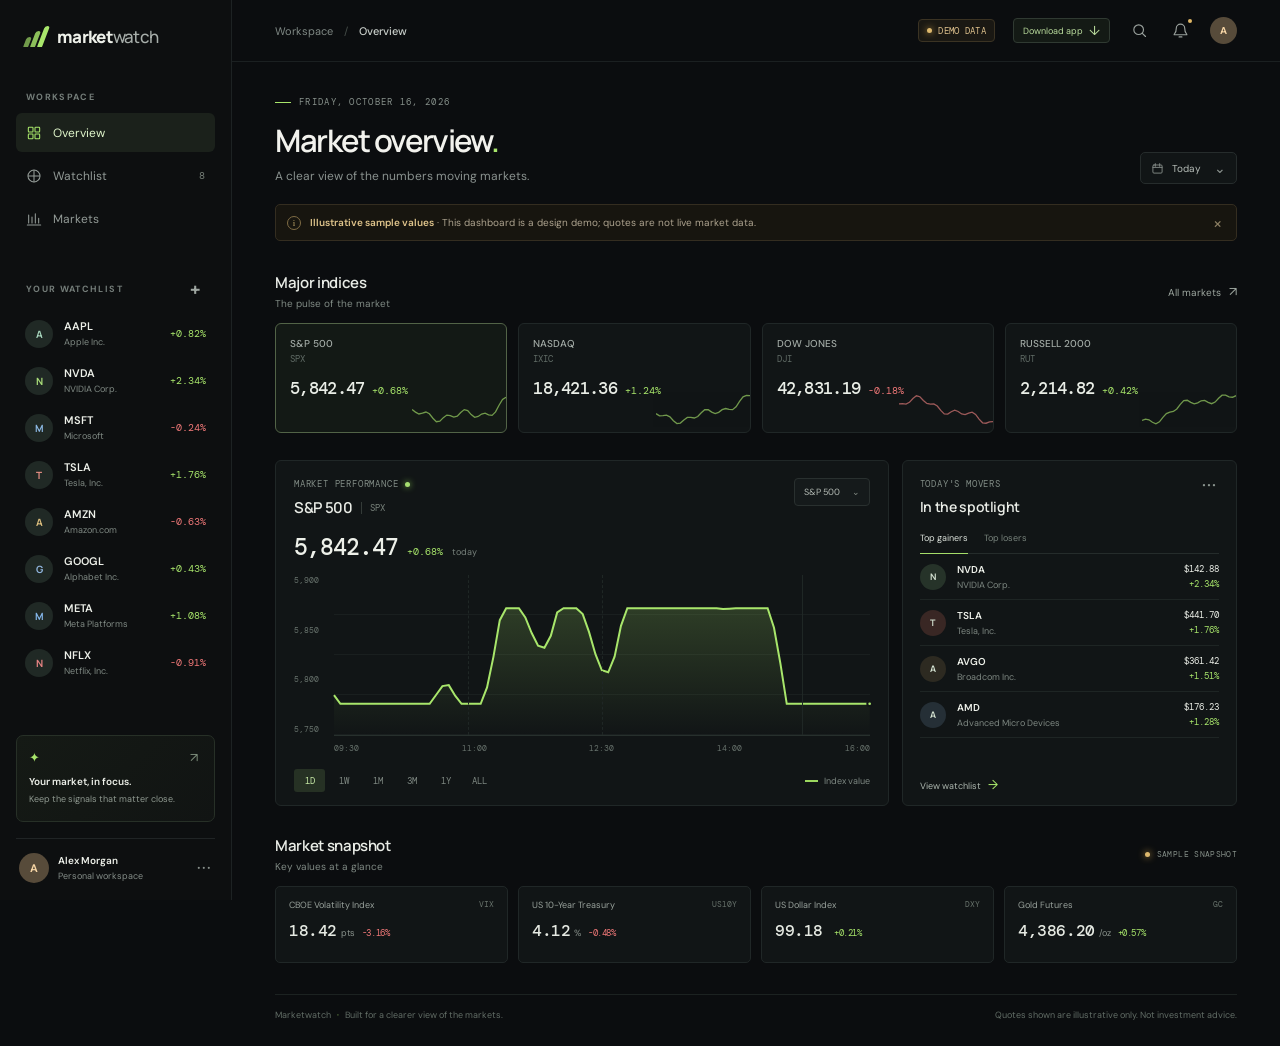
<file: index.html>
<!doctype html>
<html lang="en">
<head>
  <meta charset="utf-8">
  <meta name="viewport" content="width=device-width, initial-scale=1">
  <meta http-equiv="refresh" content="0; url=market-watch/">
  <title>Marketwatch</title>
  <link rel="icon" type="image/svg+xml" href="market-watch/favicon.svg">
</head>
<body>
  <p>Opening <a href="market-watch/">Marketwatch</a>…</p>
  <script>location.replace(new URL('market-watch/', location.href).href);</script>
</body>
</html>
</file>
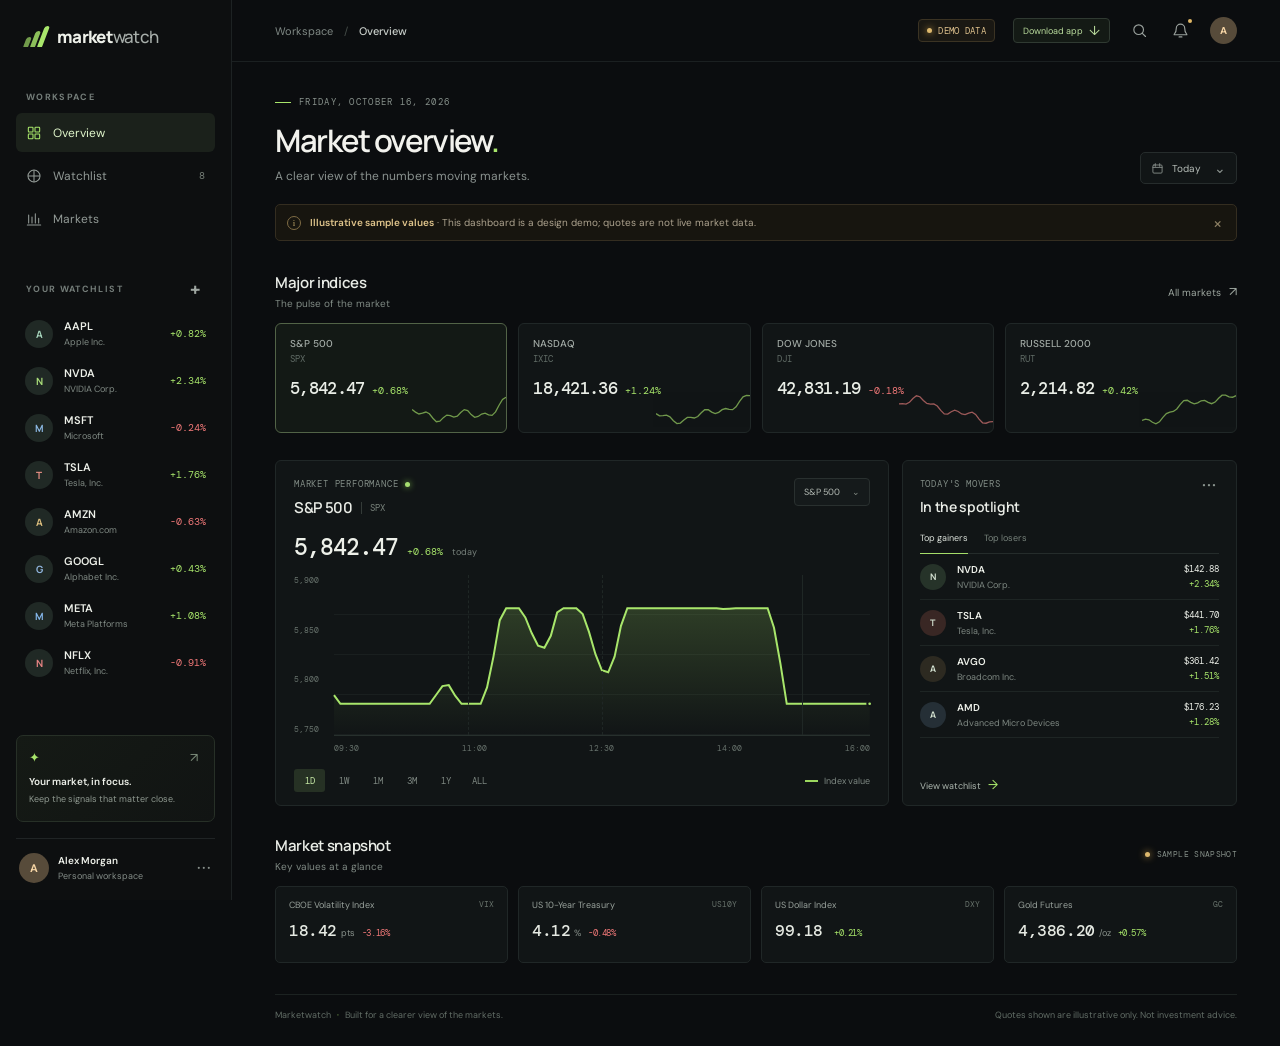
<file: market-watch/index.html>
<!doctype html>
<html lang="en">
<head>
  <meta charset="utf-8" />
  <meta name="viewport" content="width=device-width, initial-scale=1" />
  <meta name="theme-color" content="#0b0d0f" />
  <link rel="icon" type="image/svg+xml" href="favicon.svg" />
  <title>Marketwatch — Market dashboard</title>
  <link rel="preconnect" href="https://fonts.googleapis.com">
  <link rel="preconnect" href="https://fonts.gstatic.com" crossorigin>
  <link href="https://fonts.googleapis.com/css2?family=DM+Mono:wght@400;500&family=DM+Sans:wght@400;500;600;700&family=Manrope:wght@400;500;600;700;800&display=swap" rel="stylesheet">
  <link rel="stylesheet" href="styles.css" />
</head>
<body>
  <div class="app-shell">
    <aside class="sidebar">
      <a class="brand" href="#" aria-label="Marketwatch home"><span class="brand-mark"><span></span><span></span><span></span></span><span>market<span class="brand-light">watch</span></span></a>
      <div class="side-label">WORKSPACE</div>
      <nav class="main-nav" aria-label="Main navigation">
        <a class="nav-item active" href="#overview"><svg viewBox="0 0 24 24"><rect x="3.5" y="3.5" width="7" height="7" rx="1"/><rect x="13.5" y="3.5" width="7" height="7" rx="1"/><rect x="3.5" y="13.5" width="7" height="7" rx="1"/><rect x="13.5" y="13.5" width="7" height="7" rx="1"/></svg>Overview</a>
        <a class="nav-item" href="#watchlist"><svg viewBox="0 0 24 24"><path d="M12 3.5v17M3.5 12h17"/><circle cx="12" cy="12" r="9"/></svg>Watchlist <span class="nav-count">8</span></a>
        <a class="nav-item" href="#markets"><svg viewBox="0 0 24 24"><path d="M4 18V6m5 12V9m5 9V4m5 14v-7"/><path d="M2 21h20"/></svg>Markets</a>
      </nav>
      <div class="side-label watch-label">YOUR WATCHLIST <button class="tiny-plus" id="openAdd" aria-label="Add to watchlist">+</button></div>
      <div class="side-watchlist" id="sideWatchlist"></div>
      <div class="sidebar-bottom">
        <div class="plan-card"><div class="plan-icon">✦</div><div><strong>Your market, in focus.</strong><p>Keep the signals that matter close.</p></div><button class="plan-arrow" aria-label="More information">↗</button></div>
        <button class="profile"><span class="avatar">A</span><span class="profile-copy"><b>Alex Morgan</b><small>Personal workspace</small></span><span class="more-dots">···</span></button>
      </div>
    </aside>

    <main class="main-content" id="overview">
      <header class="topbar"><div class="crumb"><span>Workspace</span><i>/</i><b>Overview</b></div><div class="top-actions"><span class="demo-badge"><span></span> DEMO DATA</span><a class="download-link" href="marketwatch-download.zip" download>Download app <span>↓</span></a><button class="icon-button" aria-label="Search" id="searchButton"><svg viewBox="0 0 24 24"><circle cx="10.8" cy="10.8" r="6.8"/><path d="m16 16 4.5 4.5"/></svg></button><button class="icon-button notification" aria-label="Notifications"><svg viewBox="0 0 24 24"><path d="M18 9a6 6 0 0 0-12 0c0 7-3 7-3 9h18c0-2-3-2-3-9M10 21h4"/></svg><span></span></button><div class="top-avatar">A</div></div></header>
      <div class="content-wrap">
        <section class="page-heading"><div><div class="eyebrow"><span class="eyebrow-line"></span> FRIDAY, OCTOBER 16, 2026</div><h1>Market overview<span class="heading-dot">.</span></h1><p class="subtitle">A clear view of the numbers moving markets.</p></div><button class="date-control"><svg viewBox="0 0 24 24"><rect x="3.5" y="5.5" width="17" height="15" rx="2"/><path d="M8 3v5m8-5v5M3.5 10h17"/></svg>Today<span class="chevron">⌄</span></button></section>
        <div class="sample-notice"><span class="notice-icon">i</span><span><b>Illustrative sample values</b> · This dashboard is a design demo; quotes are not live market data.</span><button id="dismissNotice" aria-label="Dismiss notice">×</button></div>

        <section class="section-block" id="markets"><div class="section-heading"><div><h2>Major indices</h2><p class="section-sub">The pulse of the market</p></div><button class="text-action" id="allMarkets">All markets <span>↗</span></button></div>
          <div class="index-grid" id="indexGrid"></div>
        </section>

        <div class="dashboard-grid">
          <section class="panel chart-panel"><div class="panel-head"><div><div class="panel-kicker">MARKET PERFORMANCE <span class="live-dot"></span></div><div class="chart-title-row"><h2 id="chartName">S&amp;P 500</h2><span class="chart-symbol" id="chartSymbol">SPX</span></div></div><button class="select-control" id="indexSelect">S&amp;P 500 <span>⌄</span></button></div>
            <div class="chart-metric"><strong id="chartValue">5,842.47</strong><span class="positive" id="chartChange">+0.68%</span><span class="metric-period">today</span></div>
            <div class="chart-wrap"><div class="chart-ylabels"><span>5,900</span><span>5,850</span><span>5,800</span><span>5,750</span></div><div class="chart-plot" id="chartPlot"><svg id="marketChart" viewBox="0 0 800 245" preserveAspectRatio="none" role="img" aria-label="Illustrative index performance chart"></svg><div class="chart-tooltip" id="chartTooltip"><b>5,842.47</b><small>Oct 16, 2026 · 4:00 PM</small></div></div></div>
            <div class="chart-xlabels"><span>09:30</span><span>11:00</span><span>12:30</span><span>14:00</span><span>16:00</span></div>
            <div class="chart-footer"><div class="range-tabs" id="rangeTabs"><button class="selected" data-range="1D">1D</button><button data-range="1W">1W</button><button data-range="1M">1M</button><button data-range="3M">3M</button><button data-range="1Y">1Y</button><button data-range="ALL">ALL</button></div><div class="chart-legend"><span></span> Index value</div></div>
          </section>
          <section class="panel movers-panel"><div class="panel-head"><div><div class="panel-kicker">TODAY'S MOVERS</div><h2>In the spotlight</h2></div><button class="more-button" aria-label="More options">···</button></div><div class="mover-tabs"><button class="selected" data-mover="gainers">Top gainers</button><button data-mover="losers">Top losers</button></div><div class="mover-list" id="moverList"></div><button class="view-watchlist" id="viewWatchlist">View watchlist <span>→</span></button></section>
        </div>

        <section class="section-block bottom-section"><div class="section-heading"><div><h2>Market snapshot</h2><p class="section-sub">Key values at a glance</p></div><span class="snapshot-updated"><span></span> SAMPLE SNAPSHOT</span></div><div class="snapshot-grid" id="snapshotGrid"></div></section>
        <footer><span>Marketwatch <span class="footer-dot">·</span> Built for a clearer view of the markets.</span><span>Quotes shown are illustrative only. Not investment advice.</span></footer>
      </div>
    </main>
  </div>
  <div class="toast" id="toast" role="status"></div>
  <dialog id="addDialog"><form method="dialog" class="add-form"><button class="dialog-close" aria-label="Close">×</button><div class="dialog-kicker">YOUR WATCHLIST</div><h2>Add a ticker</h2><p>Search and add a company to your watchlist.</p><label for="tickerInput">Ticker or company name</label><div class="input-row"><input id="tickerInput" placeholder="Try NVDA or Nvidia" autocomplete="off"><button type="button" id="addTicker">Add</button></div><div class="suggestions" id="suggestions"></div></form></dialog>
  <script src="app.js"></script>
</body>
</html>
</file>
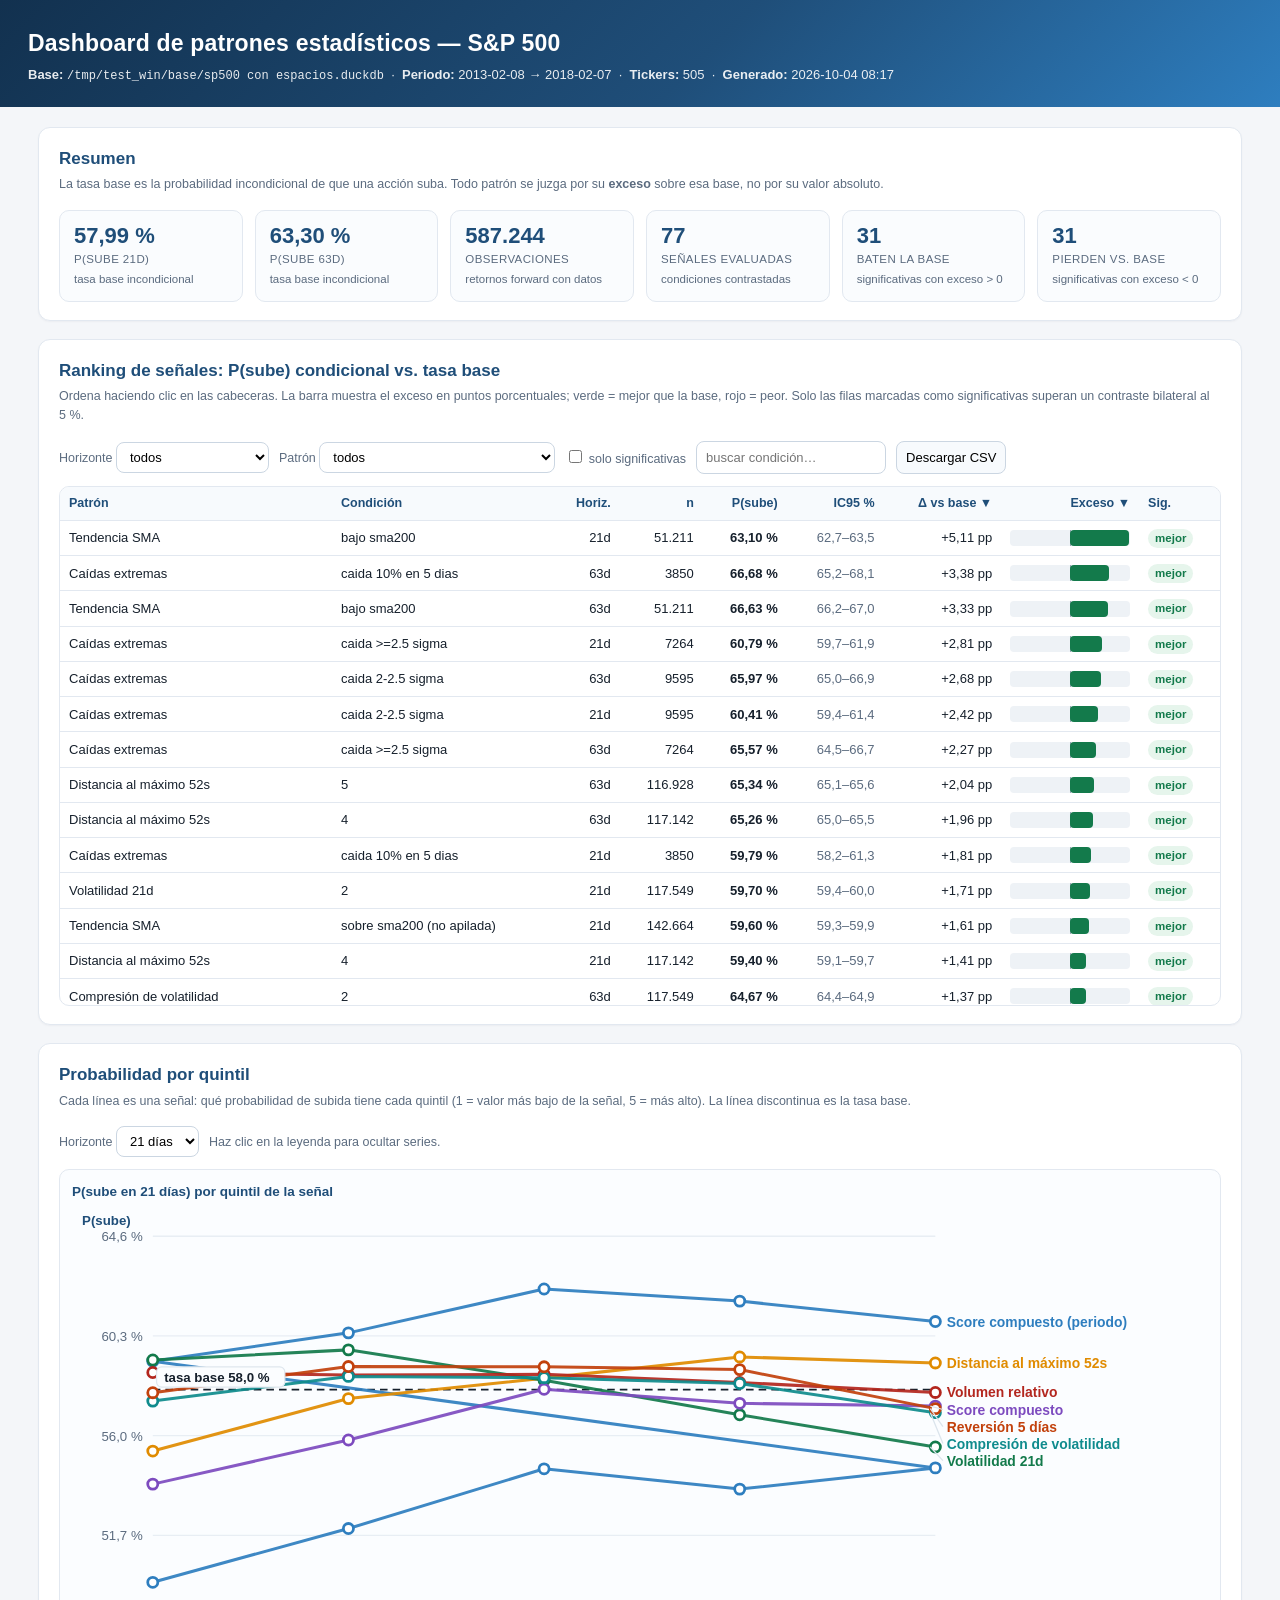
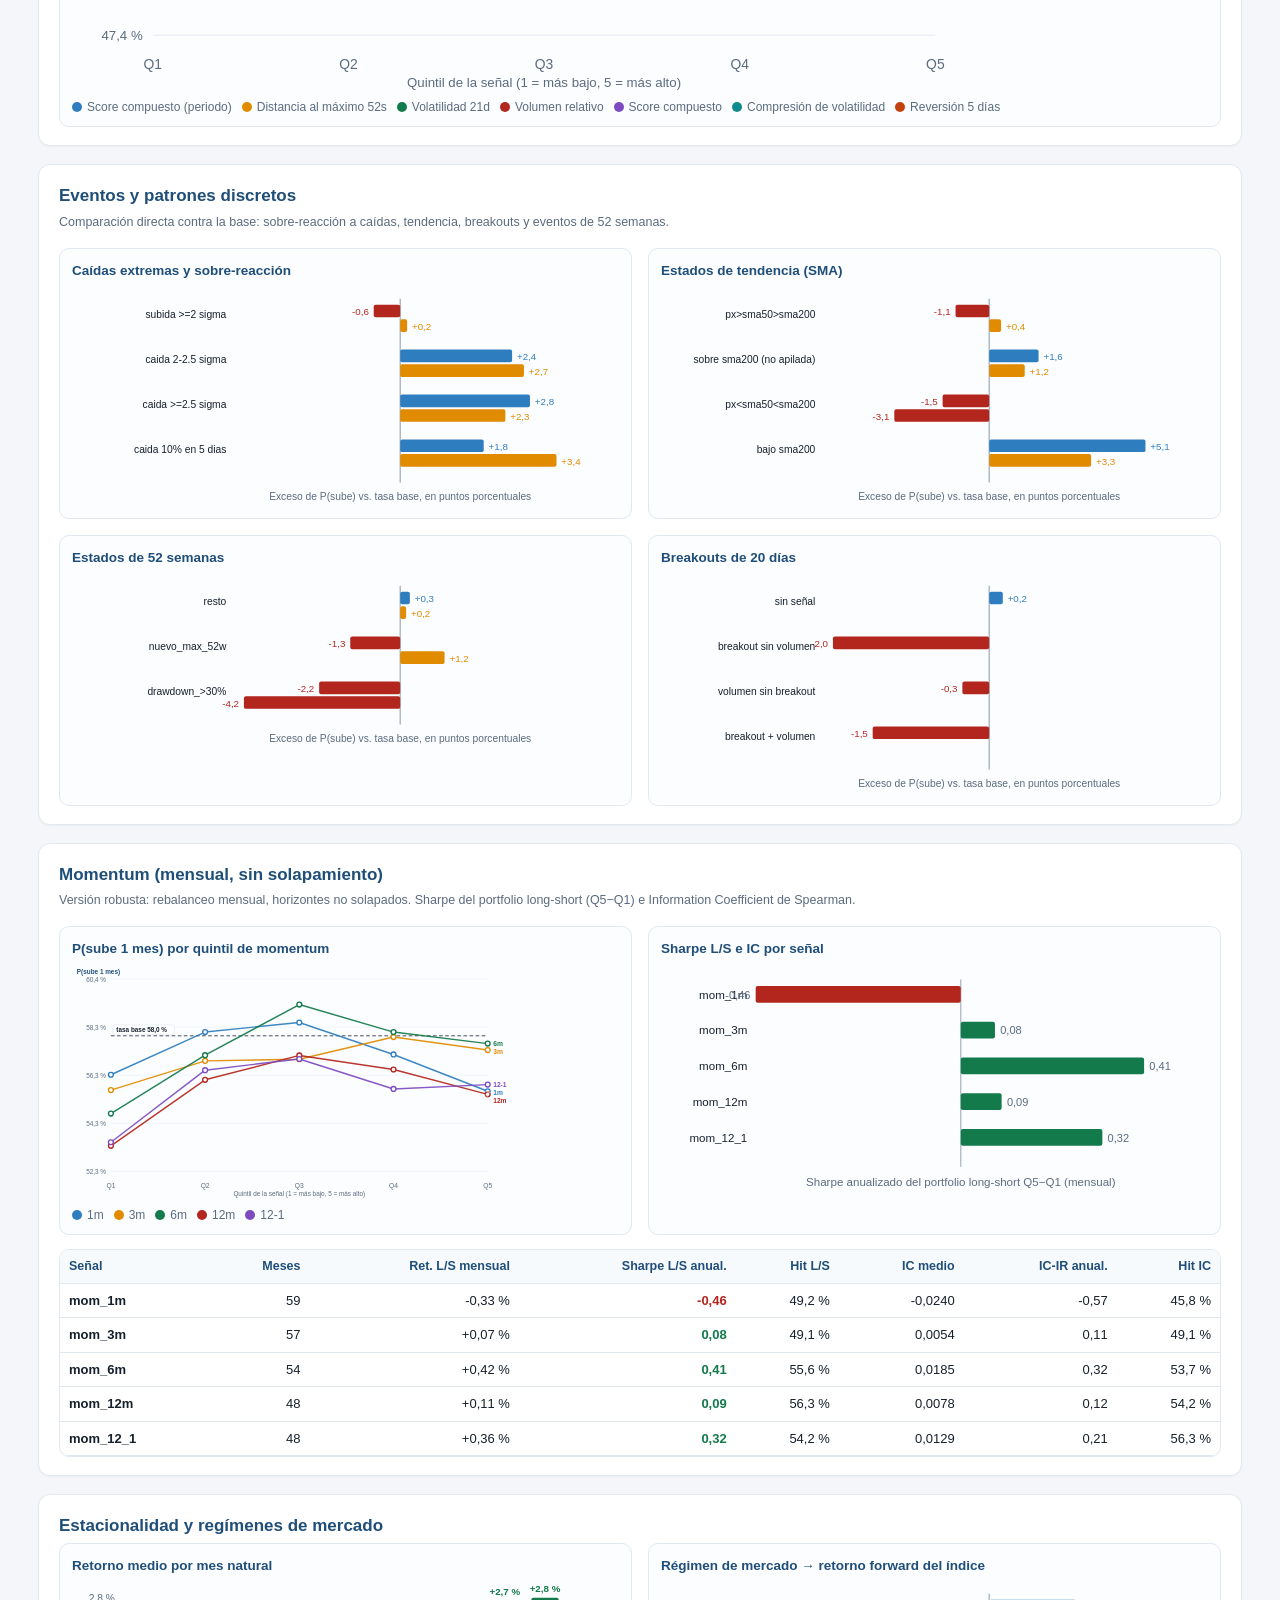
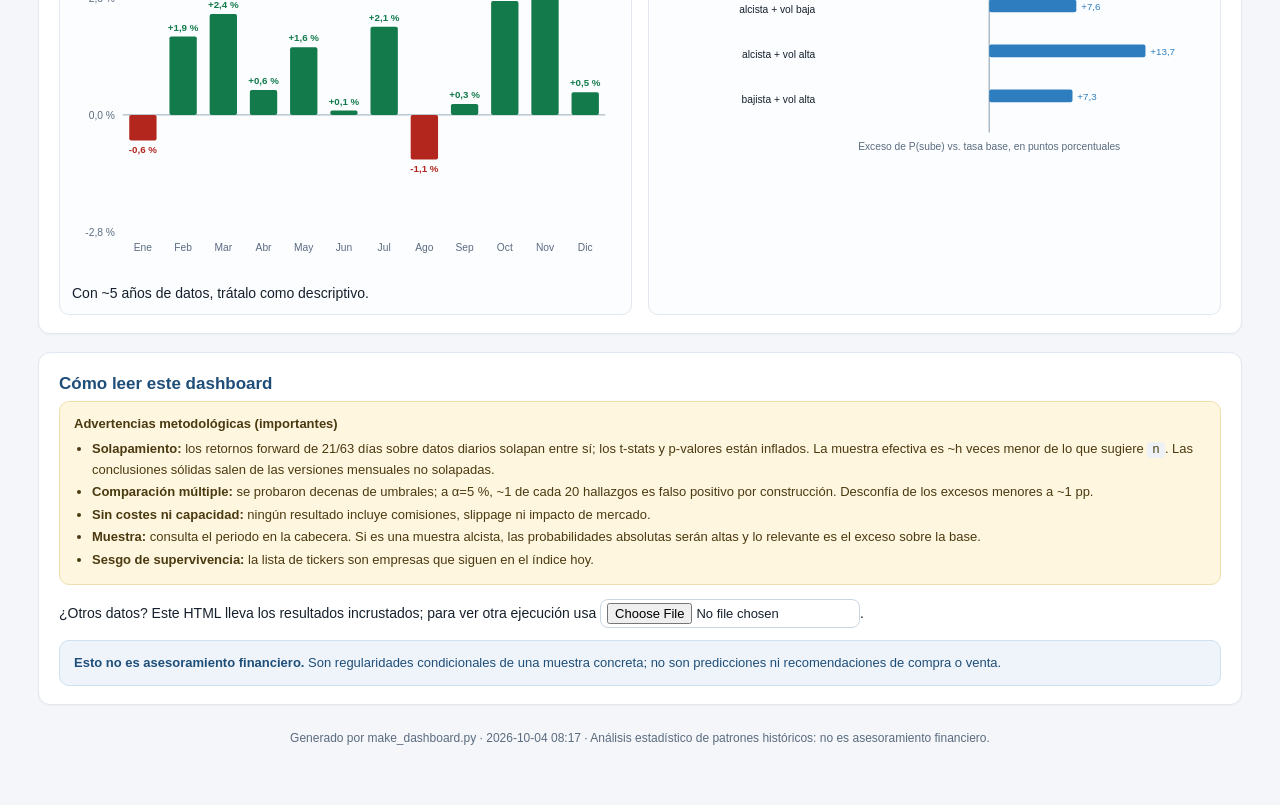
<file: sp500_quant/resultados/dashboard.html>
<!DOCTYPE html>
<html lang="es">
<head>
<meta charset="utf-8">
<meta name="viewport" content="width=device-width, initial-scale=1">
<title>Dashboard de patrones — S&P 500</title>
<style>
:root{
  --bg:#f4f6f9; --card:#fff; --ink:#16202c; --muted:#5b6b7f; --line:#e2e8f0;
  --pos:#137a4b; --posbg:#e6f5ec; --neg:#b3261e; --negbg:#fdecea;
  --acc:#1f4e79; --acc2:#2e7ebf; --warn:#8a6100; --warnbg:#fff6e0;
}
*{box-sizing:border-box}
body{margin:0;background:var(--bg);color:var(--ink);
     font:14px/1.5 "Segoe UI",Roboto,Helvetica,Arial,sans-serif}
header{background:linear-gradient(135deg,#12314f,#1f4e79 55%,#2e7ebf);
       color:#fff;padding:26px 28px 22px}
header h1{margin:0 0 4px;font-size:23px;font-weight:650;letter-spacing:.2px}
header .sub{opacity:.9;font-size:13px}
header .sub b{font-weight:600}
main{max-width:1240px;margin:0 auto;padding:20px 18px 60px}
section{background:var(--card);border:1px solid var(--line);border-radius:12px;
        padding:18px 20px;margin-bottom:18px;box-shadow:0 1px 2px rgba(16,32,48,.04)}
h2{margin:0 0 4px;font-size:17px;color:var(--acc)}
h2+.hint{margin:0 0 16px;color:var(--muted);font-size:12.5px}
.kpis{display:grid;grid-template-columns:repeat(auto-fit,minmax(165px,1fr));gap:12px}
.kpi{background:#fafcfe;border:1px solid var(--line);border-radius:10px;padding:12px 14px}
.kpi .v{font-size:22px;font-weight:650;color:var(--acc);line-height:1.2}
.kpi .l{font-size:11.5px;color:var(--muted);text-transform:uppercase;letter-spacing:.4px;margin-top:2px}
.kpi .s{font-size:11.5px;color:var(--muted);margin-top:3px}
table{border-collapse:collapse;width:100%;font-size:13px}
th,td{padding:7px 9px;border-bottom:1px solid var(--line);text-align:left;vertical-align:middle}
th{background:#f7fafd;color:var(--acc);font-weight:600;cursor:pointer;white-space:nowrap;
   position:sticky;top:0;font-size:12.5px}
th:hover{background:#eef4fa}
td.num,th.num{text-align:right;font-variant-numeric:tabular-nums}
tbody tr:hover{background:#f9fbfd}
.wrap{max-height:520px;overflow:auto;border:1px solid var(--line);border-radius:10px}
.pill{display:inline-block;padding:1px 7px;border-radius:20px;font-size:11.5px;font-weight:600}
.pill.pos{background:var(--posbg);color:var(--pos)}
.pill.neg{background:var(--negbg);color:var(--neg)}
.pill.neu{background:#eef2f6;color:var(--muted)}
.bar{position:relative;height:16px;background:#eef2f6;border-radius:4px;min-width:90px}
.bar i{position:absolute;top:0;bottom:0;border-radius:4px}
.bar i.p{background:var(--pos)} .bar i.n{background:var(--neg)}
.bar span{position:absolute;top:0;bottom:0;width:1px;background:#9aa8b8}
.controls{display:flex;flex-wrap:wrap;gap:10px;align-items:center;margin-bottom:12px}
.controls label{font-size:12.5px;color:var(--muted)}
select,input[type=search],input[type=file],button{
  font:inherit;font-size:13px;padding:6px 9px;border:1px solid #cbd6e2;border-radius:8px;background:#fff}
button{cursor:pointer;background:#f7fafd}
button:hover{background:#eef4fa}
.charts{display:grid;grid-template-columns:repeat(auto-fit,minmax(430px,1fr));gap:16px}
.chart{background:#fbfdff;border:1px solid var(--line);border-radius:10px;padding:10px 12px}
.chart h3{margin:2px 0 8px;font-size:13.5px;color:var(--acc)}
.legend{display:flex;flex-wrap:wrap;gap:10px;margin-top:8px;font-size:12px}
.legend span{display:flex;align-items:center;gap:5px;cursor:pointer;color:var(--muted)}
.legend span.off{opacity:.35;text-decoration:line-through}
.dot{width:10px;height:10px;border-radius:50%;display:inline-block}
.note{background:var(--warnbg);border:1px solid #f0dfae;border-radius:10px;
      padding:12px 14px;color:#4a3a10;font-size:13px}
.note ul{margin:6px 0 0 18px;padding:0}
.note li{margin:3px 0}
.foot{color:var(--muted);font-size:12px;text-align:center;padding:6px 0 0}
.mono{font-family:Consolas,Menlo,monospace;font-size:12px}
code{background:#eef2f6;padding:1px 5px;border-radius:4px;font-size:12.5px}
</style>
</head>
<body>
<header>
  <h1>Dashboard de patrones estadísticos — S&amp;P 500</h1>
  <div class="sub" id="sub"></div>
</header>

<main>
  <section>
    <h2>Resumen</h2>
    <p class="hint">La tasa base es la probabilidad incondicional de que una acción suba.
      Todo patrón se juzga por su <b>exceso</b> sobre esa base, no por su valor absoluto.</p>
    <div class="kpis" id="kpis"></div>
  </section>

  <section>
    <h2>Ranking de señales: P(sube) condicional vs. tasa base</h2>
    <p class="hint">Ordena haciendo clic en las cabeceras. La barra muestra el exceso en puntos
      porcentuales; verde = mejor que la base, rojo = peor. Solo las filas marcadas como
      significativas superan un contraste bilateral al 5&nbsp;%.</p>
    <div class="controls">
      <label>Horizonte
        <select id="fH">
          <option value="">todos</option>
          <option value="21">21 días (~1 mes)</option>
          <option value="63">63 días (~3 meses)</option>
          <option value="5">5 días (~1 semana)</option>
        </select>
      </label>
      <label>Patrón <select id="fP"><option value="">todos</option></select></label>
      <label><input type="checkbox" id="fS"> solo significativas</label>
      <input type="search" id="fQ" placeholder="buscar condición…" style="min-width:190px">
      <button id="btnCsv">Descargar CSV</button>
    </div>
    <div class="wrap"><table id="tRank">
      <thead><tr>
        <th data-k="patron">Patrón</th>
        <th data-k="bucket">Condición</th>
        <th data-k="h" class="num">Horiz.</th>
        <th data-k="n" class="num">n</th>
        <th data-k="hit" class="num">P(sube)</th>
        <th data-k="lo" class="num">IC95&nbsp;%</th>
        <th data-k="delta_pp" class="num">&Delta; vs base</th>
        <th data-k="delta_pp" class="num">Exceso</th>
        <th data-k="sig">Sig.</th>
      </tr></thead>
      <tbody></tbody>
    </table></div>
  </section>

  <section>
    <h2>Probabilidad por quintil</h2>
    <p class="hint">Cada línea es una señal: qué probabilidad de subida tiene cada quintil
      (1 = valor más bajo de la señal, 5 = más alto). La línea discontinua es la tasa base.</p>
    <div class="controls">
      <label>Horizonte
        <select id="qH">
          <option value="hit21">21 días</option>
          <option value="hit63">63 días</option>
          <option value="hit5">5 días</option>
        </select>
      </label>
      <span style="font-size:12.5px;color:var(--muted)">Haz clic en la leyenda para ocultar series.</span>
    </div>
    <div class="chart"><h3 id="qTitle"></h3><div id="qChart"></div><div class="legend" id="qLegend"></div></div>
  </section>

  <section>
    <h2>Eventos y patrones discretos</h2>
    <p class="hint">Comparación directa contra la base: sobre-reacción a caídas, tendencia,
      breakouts y eventos de 52 semanas.</p>
    <div class="charts">
      <div class="chart"><h3>Caídas extremas y sobre-reacción</h3><div id="cEventos"></div></div>
      <div class="chart"><h3>Estados de tendencia (SMA)</h3><div id="cTrend"></div></div>
      <div class="chart"><h3>Estados de 52 semanas</h3><div id="c52w"></div></div>
      <div class="chart"><h3>Breakouts de 20 días</h3><div id="cBreak"></div></div>
    </div>
  </section>

  <section>
    <h2>Momentum (mensual, sin solapamiento)</h2>
    <p class="hint">Versión robusta: rebalanceo mensual, horizontes no solapados.
      Sharpe del portfolio long-short (Q5&minus;Q1) e Information Coefficient de Spearman.</p>
    <div class="charts">
      <div class="chart"><h3>P(sube 1 mes) por quintil de momentum</h3><div id="cMomQ"></div><div class="legend" id="lMomQ"></div></div>
      <div class="chart"><h3>Sharpe L/S e IC por señal</h3><div id="cMomLS"></div></div>
    </div>
    <div class="wrap" style="margin-top:14px"><table id="tMom">
      <thead><tr><th>Señal</th><th class="num">Meses</th><th class="num">Ret. L/S mensual</th>
        <th class="num">Sharpe L/S anual.</th><th class="num">Hit L/S</th>
        <th class="num">IC medio</th><th class="num">IC-IR anual.</th><th class="num">Hit IC</th></tr></thead>
      <tbody></tbody>
    </table></div>
  </section>

  <section>
    <h2>Estacionalidad y regímenes de mercado</h2>
    <div class="charts">
      <div class="chart"><h3>Retorno medio por mes natural</h3><div id="cSeason"></div>
        <div class="hint" style="margin-top:6px">Con ~5 años de datos, trátalo como descriptivo.</div></div>
      <div class="chart"><h3>Régimen de mercado &rarr; retorno forward del índice</h3><div id="cRegime"></div></div>
    </div>
  </section>

  <section>
    <h2>Cómo leer este dashboard</h2>
    <div class="note">
      <b>Advertencias metodológicas (importantes)</b>
      <ul>
        <li><b>Solapamiento:</b> los retornos forward de 21/63 días sobre datos diarios solapan
          entre sí; los t-stats y p-valores están inflados. La muestra efectiva es ~h veces menor
          de lo que sugiere <code>n</code>. Las conclusiones sólidas salen de las versiones
          mensuales no solapadas.</li>
        <li><b>Comparación múltiple:</b> se probaron decenas de umbrales; a &alpha;=5&nbsp;%,
          ~1 de cada 20 hallazgos es falso positivo por construcción. Desconfía de los excesos
          menores a ~1&nbsp;pp.</li>
        <li><b>Sin costes ni capacidad:</b> ningún resultado incluye comisiones, slippage ni
          impacto de mercado.</li>
        <li><b>Muestra:</b> consulta el periodo en la cabecera. Si es una muestra alcista,
          las probabilidades absolutas serán altas y lo relevante es el exceso sobre la base.</li>
        <li><b>Sesgo de supervivencia:</b> la lista de tickers son empresas que siguen en el
          índice hoy.</li>
      </ul>
    </div>
    <p class="hint" style="margin:14px 0 0">
      ¿Otros datos? Este HTML lleva los resultados incrustados; para ver otra ejecución usa
      <input type="file" id="loadJson" accept=".json" style="display:inline-block;padding:3px 6px">.
    </p>
    <div class="note" style="background:#eef4fa;border-color:#cfe0f0;color:#1f4e79;margin-top:12px">
      <b>Esto no es asesoramiento financiero.</b> Son regularidades condicionales de una muestra
      concreta; no son predicciones ni recomendaciones de compra o venta.
    </div>
  </section>

  <div class="foot" id="foot"></div>
</main>

<script>const DATA = {"meta":{"db":"/tmp/test_win/base/sp500 con espacios.duckdb","generado":"2026-10-04 08:17","fecha_min":"2013-02-08","fecha_max":"2018-02-07","n_tickers":505,"n_filas":619040},"base":{"n":587244,"hit21":0.5798611820640143,"hit63":0.6329515499519791,"mean21":0.011149131581438656,"mean63":0.03381410955335961,"hit5d":0.5432562955091921},"significancia":[{"patron":"breakout_20d","bucket":"breakout + volumen","h":21,"n":9398,"hit":0.5649074271121515,"lo":0.55485945495212,"hi":0.5749023568188845,"base":0.5798611820640143,"delta_pp":-1.4953754951862797,"p":0.003313635589842624,"sig":true},{"patron":"breakout_20d","bucket":"breakout sin volumen","h":21,"n":38635,"hit":0.5598032871748415,"lo":0.5548475663622144,"hi":0.564747116310674,"base":0.5798611820640143,"delta_pp":-2.0057894889172756,"p":1.3756891292016584e-15,"sig":true},{"patron":"breakout_20d","bucket":"sin señal","h":21,"n":520319,"hit":0.5816066682169977,"lo":0.5802656894214019,"hi":0.5829464419908202,"base":0.5798611820640143,"delta_pp":0.1745486152983422,"p":0.010744624762648773,"sig":true},{"patron":"breakout_20d","bucket":"volumen sin breakout","h":21,"n":18386,"hit":0.5764168388991624,"lo":0.5692591059806364,"hi":0.5835426451774595,"base":0.5798611820640143,"delta_pp":-0.3444343164851871,"p":0.3440369472270704,"sig":false},{"patron":"composite_signal","bucket":"1","h":21,"n":92618,"hit":0.5391176661124187,"lo":0.5359058130378589,"hi":0.5423262742844039,"base":0.5798611820640143,"delta_pp":-4.074351595159554,"p":2.886754407761079e-139,"sig":true},{"patron":"composite_signal","bucket":"2","h":21,"n":92464,"hit":0.5581523620003461,"lo":0.5549490358692004,"hi":0.5613508562221492,"base":0.5798611820640143,"delta_pp":-2.1708820063668144,"p":8.56998572484561e-41,"sig":true},{"patron":"composite_signal","bucket":"3","h":21,"n":92164,"hit":0.5800203984202075,"lo":0.5768306481676899,"hi":0.5832034780952822,"base":0.5798611820640143,"delta_pp":0.015921635619320362,"p":0.9219889234693509,"sig":false},{"patron":"composite_signal","bucket":"4","h":21,"n":91921,"hit":0.5739602484742333,"lo":0.5707604287942523,"hi":0.5771538864586989,"base":0.5798611820640143,"delta_pp":-0.5900933589780943,"p":0.00028931943214903494,"sig":true},{"patron":"composite_signal","bucket":"5","h":21,"n":91767,"hit":0.5727767062233701,"lo":0.5695731139303574,"hi":0.575974205535437,"base":0.5798611820640143,"delta_pp":-0.70844758406442,"p":1.3736559279812787e-05,"sig":true},{"patron":"composite_signal","bucket":"1","h":63,"n":92618,"hit":0.5807726359886847,"lo":0.5775914790425644,"hi":0.5839470926543301,"base":0.6329515499519791,"delta_pp":-5.217891396329444,"p":4.910866467301229e-238,"sig":true},{"patron":"composite_signal","bucket":"2","h":63,"n":92464,"hit":0.5975514794947223,"lo":0.594386576605454,"hi":0.6007082767819317,"base":0.6329515499519791,"delta_pp":-3.5400070457256794,"p":1.7738075413945973e-110,"sig":true},{"patron":"composite_signal","bucket":"3","h":63,"n":92164,"hit":0.6200902738596415,"lo":0.6169517332032076,"hi":0.6232188036752432,"base":0.6329515499519791,"delta_pp":-1.286127609233756,"p":5.46837556048615e-16,"sig":true},{"patron":"composite_signal","bucket":"4","h":63,"n":91921,"hit":0.6344687285821521,"lo":0.6313499040890844,"hi":0.6375763140008035,"base":0.6329515499519791,"delta_pp":0.15171786301729773,"p":0.33991820638785275,"sig":false},{"patron":"composite_signal","bucket":"5","h":63,"n":91767,"hit":0.6355443678010614,"lo":0.6324248293422506,"hi":0.638652558271028,"base":0.6329515499519791,"delta_pp":0.2592817849082274,"p":0.10319612087583979,"sig":false},{"patron":"dist_52w_high","bucket":"1","h":21,"n":117979,"hit":0.5533696674831962,"lo":0.5505311310973481,"hi":0.556204728365118,"base":0.5798611820640143,"delta_pp":-2.649151458081811,"p":6.841059665721035e-76,"sig":true},{"patron":"dist_52w_high","bucket":"2","h":21,"n":117751,"hit":0.5760036008186767,"lo":0.5731784485142354,"hi":0.5788237940840003,"base":0.5798611820640143,"delta_pp":-0.3857581245337527,"p":0.0073210230110303184,"sig":true},{"patron":"dist_52w_high","bucket":"3","h":21,"n":117444,"hit":0.5848234051973706,"lo":0.5820024907000187,"hi":0.5876387707192972,"base":0.5798611820640143,"delta_pp":0.49622231333563693,"p":0.0005703214659312045,"sig":true},{"patron":"dist_52w_high","bucket":"4","h":21,"n":117142,"hit":0.5939628826552389,"lo":0.5911475416573627,"hi":0.5967720609450738,"base":0.5798611820640143,"delta_pp":1.410170059122462,"p":1.3934753692330318e-22,"sig":true},{"patron":"dist_52w_high","bucket":"5","h":21,"n":116928,"hit":0.5913639162561576,"lo":0.5885432734387069,"hi":0.5941785558564198,"base":0.5798611820640143,"delta_pp":1.1502734192143316,"p":1.600087040562278e-15,"sig":true},{"patron":"dist_52w_high","bucket":"1","h":63,"n":117979,"hit":0.5963603692182508,"lo":0.5935576173436548,"hi":0.5991568459770864,"base":0.6329515499519791,"delta_pp":-3.6591180733728357,"p":6.923423569608666e-150,"sig":true},{"patron":"dist_52w_high","bucket":"2","h":63,"n":117751,"hit":0.6283428590839993,"lo":0.6255784961134815,"hi":0.6310988480136582,"base":0.6329515499519791,"delta_pp":-0.460869086797977,"p":0.0010342112979380333,"sig":true},{"patron":"dist_52w_high","bucket":"3","h":63,"n":117444,"hit":0.6344215115288989,"lo":0.6316628012337557,"hi":0.637171428240922,"base":0.6329515499519791,"delta_pp":0.14699615769198093,"p":0.2959582698134894,"sig":false},{"patron":"dist_52w_high","bucket":"4","h":63,"n":117142,"hit":0.6525669700022195,"lo":0.649835241072862,"hi":0.6552886925794273,"base":0.6329515499519791,"delta_pp":1.9615420050240417,"p":4.246859500569283e-44,"sig":true},{"patron":"dist_52w_high","bucket":"5","h":63,"n":116928,"hit":0.6533849890530925,"lo":0.6506522368210148,"hi":0.6561076628708413,"base":0.6329515499519791,"delta_pp":2.0433439101113393,"p":1.280682408246419e-47,"sig":true},{"patron":"extreme_down_events","bucket":"caida 10% en 5 dias","h":21,"n":3850,"hit":0.597922077922078,"lo":0.5823436033435605,"hi":0.6133053304372156,"base":0.5798611820640143,"delta_pp":1.8060895858063697,"p":0.023180519328611704,"sig":true},{"patron":"extreme_down_events","bucket":"caida 2-2.5 sigma","h":21,"n":9595,"hit":0.6040646169880146,"lo":0.5942392389767056,"hi":0.6138066985664247,"base":0.5798611820640143,"delta_pp":2.4203434924000344,"p":1.5606005172987968e-06,"sig":true},{"patron":"extreme_down_events","bucket":"caida >=2.5 sigma","h":21,"n":7264,"hit":0.6079295154185022,"lo":0.5966479500475201,"hi":0.6190969830836586,"base":0.5798611820640143,"delta_pp":2.8068333354487884,"p":1.255321590481263e-06,"sig":true},{"patron":"extreme_down_events","bucket":"resto","h":21,"n":549644,"hit":0.5788219283754575,"lo":0.577516050806251,"hi":0.580126704139846,"base":0.5798611820640143,"delta_pp":-0.10392536885567294,"p":0.11852290753845357,"sig":false},{"patron":"extreme_down_events","bucket":"subida >=2 sigma","h":21,"n":15883,"hit":0.5741358685386891,"lo":0.5664287384891583,"hi":0.5818071449730396,"base":0.5798611820640143,"delta_pp":-0.5725313525325126,"p":0.14377834528147532,"sig":false},{"patron":"extreme_down_events","bucket":"caida 10% en 5 dias","h":63,"n":3850,"hit":0.6667532467532468,"lo":0.6517036366442563,"hi":0.681470409741044,"base":0.6329515499519791,"delta_pp":3.3801696801267656,"p":1.3531474317043177e-05,"sig":true},{"patron":"extreme_down_events","bucket":"caida 2-2.5 sigma","h":63,"n":9595,"hit":0.6597186034392913,"lo":0.6501758458039423,"hi":0.6691335175258996,"base":0.6329515499519791,"delta_pp":2.676705348731223,"p":5.3365952082534024e-08,"sig":true},{"patron":"extreme_down_events","bucket":"caida >=2.5 sigma","h":63,"n":7264,"hit":0.6556993392070485,"lo":0.6446929076279371,"hi":0.6665411732028834,"base":0.6329515499519791,"delta_pp":2.2747789255069373,"p":5.76196123153241e-05,"sig":true},{"patron":"extreme_down_events","bucket":"resto","h":63,"n":549644,"hit":0.6315396875068225,"lo":0.6302634762450054,"hi":0.6328140600536469,"base":0.6329515499519791,"delta_pp":-0.14118624451565642,"p":0.029883443237143776,"sig":true},{"patron":"extreme_down_events","bucket":"subida >=2 sigma","h":63,"n":15883,"hit":0.6344519297361959,"lo":0.6269306048153809,"hi":0.6419082309668049,"base":0.6329515499519791,"delta_pp":0.15003797842167987,"p":0.6948350736636283,"sig":false},{"patron":"monthly_dist_52w_high","bucket":"1","h":21,"n":4716,"hit":0.527565733672604,"lo":0.5133002838067273,"hi":0.5417863106247469,"base":0.5798611820640143,"delta_pp":-5.229544839141031,"p":3.438774149968211e-13,"sig":true},{"patron":"monthly_dist_52w_high","bucket":"2","h":21,"n":4709,"hit":0.5527712890210236,"lo":0.5385326580472092,"hi":0.566923888593357,"base":0.5798611820640143,"delta_pp":-2.70898930429907,"p":0.0001656944568351626,"sig":true},{"patron":"monthly_dist_52w_high","bucket":"3","h":21,"n":4695,"hit":0.5793397231096912,"lo":0.5651593125828678,"hi":0.5933904031598378,"base":0.5798611820640143,"delta_pp":-0.05214589543230952,"p":0.9422914196348461,"sig":false},{"patron":"monthly_dist_52w_high","bucket":"4","h":21,"n":4682,"hit":0.5709098675779581,"lo":0.5566799677960642,"hi":0.5850234990902258,"base":0.5798611820640143,"delta_pp":-0.8951314486056128,"p":0.21463497312856866,"sig":false},{"patron":"monthly_dist_52w_high","bucket":"5","h":21,"n":4674,"hit":0.5577663671373556,"lo":0.543486211782416,"hi":0.5719516431462333,"base":0.5798611820640143,"delta_pp":-2.2094814926658657,"p":0.002210514133816163,"sig":true},{"patron":"monthly_momentum_12m","bucket":"1","h":21,"n":4716,"hit":0.5339270568278202,"lo":0.5196676015832723,"hi":0.5481312838708498,"base":0.5798611820640143,"delta_pp":-4.593412523619412,"p":1.64882000182093e-10,"sig":true},{"patron":"monthly_momentum_12m","bucket":"2","h":21,"n":4709,"hit":0.5614780208112126,"lo":0.5472608578524254,"hi":0.5755949580527813,"base":0.5798611820640143,"delta_pp":-1.8383161252801705,"p":0.010594533025719513,"sig":true},{"patron":"monthly_momentum_12m","bucket":"3","h":21,"n":4695,"hit":0.5716719914802982,"lo":0.5574643839866089,"hi":0.5857624062078084,"base":0.5798611820640143,"delta_pp":-0.8189190583716033,"p":0.25560407519286865,"sig":false},{"patron":"monthly_momentum_12m","bucket":"4","h":21,"n":4682,"hit":0.5657838530542503,"lo":0.5515379193601048,"hi":0.5799219234139231,"base":0.5798611820640143,"delta_pp":-1.4077329009763995,"p":0.05099279713877856,"sig":false},{"patron":"monthly_momentum_12m","bucket":"5","h":21,"n":4674,"hit":0.5554129225502782,"lo":0.5411270237295077,"hi":0.5696078074798262,"base":0.5798611820640143,"delta_pp":-2.444825951373608,"p":0.0007082489004321629,"sig":true},{"patron":"monthly_tendencia_sma200","bucket":"bajo_sma200","h":21,"n":7832,"hit":0.552093973442288,"lo":0.5410577480004852,"hi":0.5630791196972997,"base":0.5798611820640143,"delta_pp":-2.7767208621726214,"p":6.403483345039271e-07,"sig":true},{"patron":"monthly_tendencia_sma200","bucket":"sobre_sma200","h":21,"n":15644,"hit":0.5604065456405012,"lo":0.5526148096409497,"hi":0.5681686216023728,"base":0.5798611820640143,"delta_pp":-1.9454636423513083,"p":8.226937789206904e-07,"sig":true},{"patron":"new_52w_high_event","bucket":"drawdown_>30%","h":21,"n":32301,"hit":0.5582489706201046,"lo":0.5528267083017873,"hi":0.5636573793341662,"base":0.5798611820640143,"delta_pp":-2.161221144390968,"p":3.5597741147016724e-15,"sig":true},{"patron":"new_52w_high_event","bucket":"nuevo_max_52w","h":21,"n":46076,"hit":0.566542234568973,"lo":0.5620119801884004,"hi":0.5710613939179897,"base":0.5798611820640143,"delta_pp":-1.3318947495041256,"p":6.944099557736006e-09,"sig":true},{"patron":"new_52w_high_event","bucket":"resto","h":21,"n":508867,"hit":0.5824390263074635,"lo":0.5810834094973412,"hi":0.5837933984097441,"base":0.5798611820640143,"delta_pp":0.2577844243449201,"p":0.00019482355627970392,"sig":true},{"patron":"short_term_reversal","bucket":"1","h":5,"n":121716,"hit":0.5432400013145354,"lo":0.5404402008940625,"hi":0.5460370723395891,"base":0.5432562955091921,"delta_pp":-0.001629419465665194,"p":0.9908946068626531,"sig":false},{"patron":"short_term_reversal","bucket":"2","h":5,"n":121488,"hit":0.5533632951402607,"lo":0.5505660725318045,"hi":0.5561571430293628,"base":0.5432562955091921,"delta_pp":1.0106999631068647,"p":1.5257271939593054e-12,"sig":true},{"patron":"short_term_reversal","bucket":"3","h":5,"n":121181,"hit":0.5544598575684307,"lo":0.5516597267504372,"hi":0.5572565355950344,"base":0.5432562955091921,"delta_pp":1.120356205923867,"p":4.897653373110877e-15,"sig":true},{"patron":"short_term_reversal","bucket":"4","h":5,"n":120879,"hit":0.5493758221030949,"lo":0.5465693630205875,"hi":0.5521791429046738,"base":0.5432562955091921,"delta_pp":0.6119526593902802,"p":1.9438382378777648e-05,"sig":true},{"patron":"short_term_reversal","bucket":"5","h":5,"n":120646,"hit":0.542463073786118,"lo":0.5396505271299968,"hi":0.5452729163169442,"base":0.5432562955091921,"delta_pp":-0.07932217230740557,"p":0.5801873189351441,"sig":false},{"patron":"trend_sma","bucket":"bajo sma200","h":21,"n":51211,"hit":0.6309581925758138,"lo":0.6267691283278551,"hi":0.6351276106049466,"base":0.5798611820640143,"delta_pp":5.1097010511799485,"p":2.2627486286156407e-121,"sig":true},{"patron":"trend_sma","bucket":"px<sma50<sma200","h":21,"n":140105,"hit":0.5646265301024231,"lo":0.562028576799861,"hi":0.5672209394562209,"base":0.5798611820640143,"delta_pp":-1.5234651961591128,"p":7.115201046426707e-31,"sig":true},{"patron":"trend_sma","bucket":"px>sma50>sma200","h":21,"n":253264,"hit":0.5688648998673321,"lo":0.5669350989600259,"hi":0.5707926116708844,"base":0.5798611820640143,"delta_pp":-1.099628219668214,"p":3.5698184646665567e-29,"sig":true},{"patron":"trend_sma","bucket":"sobre sma200 (no apilada)","h":21,"n":142664,"hit":0.596001794426064,"lo":0.5934529259229222,"hi":0.5985454928714082,"base":0.5798611820640143,"delta_pp":1.6140612362049778,"p":4.7827119746251046e-35,"sig":true},{"patron":"trend_sma","bucket":"bajo sma200","h":63,"n":51211,"hit":0.6662826345902247,"lo":0.6621862267272313,"hi":0.6703540968964582,"base":0.6329515499519791,"delta_pp":3.3331084638245634,"p":3.379487545415762e-55,"sig":true},{"patron":"trend_sma","bucket":"px<sma50<sma200","h":63,"n":140105,"hit":0.6019199885799936,"lo":0.5993540198463612,"hi":0.6044803682897835,"base":0.6329515499519791,"delta_pp":-3.1031561371985483,"p":2.614538616309479e-128,"sig":true},{"patron":"trend_sma","bucket":"px>sma50>sma200","h":63,"n":253264,"hit":0.6368335018004928,"lo":0.634958450545279,"hi":0.6387044020385289,"base":0.6329515499519791,"delta_pp":0.38819518485136983,"p":5.053808990528501e-05,"sig":true},{"patron":"trend_sma","bucket":"sobre sma200 (no apilada)","h":63,"n":142664,"hit":0.6445704592609207,"lo":0.6420828299357849,"hi":0.6470503029229376,"base":0.6329515499519791,"delta_pp":1.1618909308941605,"p":8.633846108556151e-20,"sig":true},{"patron":"volatility_compression","bucket":"1","h":63,"n":117777,"hit":0.637399492260798,"lo":0.6346493973812184,"hi":0.6401406241565459,"base":0.6329515499519791,"delta_pp":0.4447942308818842,"p":0.00154041967117183,"sig":true},{"patron":"volatility_compression","bucket":"2","h":63,"n":117549,"hit":0.6466579894341934,"lo":0.6439206025284105,"hi":0.6493857908408163,"base":0.6329515499519791,"delta_pp":1.3706439482214283,"p":1.851804339888426e-22,"sig":true},{"patron":"volatility_compression","bucket":"3","h":63,"n":117242,"hit":0.6367598642124835,"lo":0.6340024690165874,"hi":0.6395082974411629,"base":0.6329515499519791,"delta_pp":0.38083142605044307,"p":0.006822734022512463,"sig":true},{"patron":"volatility_compression","bucket":"4","h":63,"n":116940,"hit":0.6242089960663588,"lo":0.6214290014451122,"hi":0.6269808301676026,"base":0.6329515499519791,"delta_pp":-0.8742553885620286,"p":5.554212418498073e-10,"sig":true},{"patron":"volatility_compression","bucket":"5","h":63,"n":116728,"hit":0.6178808854773491,"lo":0.615089514350313,"hi":0.6206644977752014,"base":0.6329515499519791,"delta_pp":-1.5070664474630013,"p":1.2291319018830393e-26,"sig":true},{"patron":"volatility_level","bucket":"1","h":21,"n":117777,"hit":0.5926369325080448,"lo":0.5898278043255525,"hi":0.5954400177036627,"base":0.5798611820640143,"delta_pp":1.2775750444030565,"p":6.509797843757557e-19,"sig":true},{"patron":"volatility_level","bucket":"2","h":21,"n":117549,"hit":0.5970106083420531,"lo":0.5942034406090833,"hi":0.599811435506,"base":0.5798611820640143,"delta_pp":1.7149426278038837,"p":1.0195239399034751e-32,"sig":true},{"patron":"volatility_level","bucket":"3","h":21,"n":117242,"hit":0.5839289674348783,"lo":0.5811047743243176,"hi":0.586747660622936,"base":0.5798611820640143,"delta_pp":0.4067785370864052,"p":0.004774045083256516,"sig":true},{"patron":"volatility_level","bucket":"4","h":21,"n":116940,"hit":0.56900974858902,"lo":0.5661691632473024,"hi":0.5718457999963883,"base":0.5798611820640143,"delta_pp":-1.0851433474994288,"p":5.556227400972814e-14,"sig":true},{"patron":"volatility_level","bucket":"5","h":21,"n":116728,"hit":0.5551452950448907,"lo":0.5522926331918284,"hi":0.5579943272770623,"base":0.5798611820640143,"delta_pp":-2.471588701912353,"p":1.2883679278326734e-65,"sig":true},{"patron":"volume_ratio","bucket":"1","h":21,"n":122221,"hit":0.5872640544587264,"lo":0.5845011825670829,"hi":0.5900214408273416,"base":0.5798611820640143,"delta_pp":0.7402872394712157,"p":1.5762602891327392e-07,"sig":true},{"patron":"volume_ratio","bucket":"2","h":21,"n":121992,"hit":0.5861613876319759,"lo":0.5833948664110741,"hi":0.5889224824779721,"base":0.5798611820640143,"delta_pp":0.6300205567961625,"p":8.264117076761557e-06,"sig":true},{"patron":"volume_ratio","bucket":"3","h":21,"n":121685,"hit":0.586481489090685,"lo":0.5837117820335591,"hi":0.5892457358725034,"base":0.5798611820640143,"delta_pp":0.6620307026670713,"p":2.885018924521417e-06,"sig":true},{"patron":"volume_ratio","bucket":"4","h":21,"n":121384,"hit":0.5829433862782575,"lo":0.5801669343676917,"hi":0.585714588316867,"base":0.5798611820640143,"delta_pp":0.30822042142432116,"p":0.029583436568478547,"sig":true},{"patron":"volume_ratio","bucket":"5","h":21,"n":121151,"hit":0.5786415299914982,"lo":0.5758585772328714,"hi":0.581419495589932,"base":0.5798611820640143,"delta_pp":-0.12196520725160642,"p":0.38974255669087254,"sig":false}],"quintiles":{"short_term_reversal":[{"q":1,"n":121716,"mean_fwd5":0.0034352731983337465,"mean_fwd21":0.013313472956548018,"hit5":0.5432400013145354,"hit21":0.5785352788458379,"corr_sig_fwd5":-0.05266243500314062},{"q":2,"n":121488,"mean_fwd5":0.0033175992692632927,"mean_fwd21":0.012578908137878406,"hit5":0.5533632951402607,"hit21":0.5898195706571843,"corr_sig_fwd5":-0.06793673433161654},{"q":3,"n":121181,"mean_fwd5":0.0028853632626235624,"mean_fwd21":0.011841354379568212,"hit5":0.5544598575684307,"hit21":0.5897046566706001,"corr_sig_fwd5":-0.05221490483081719},{"q":4,"n":120879,"mean_fwd5":0.0025764551886917893,"mean_fwd21":0.011391244286319158,"hit5":0.5493758221030949,"hit21":0.588505861233134,"corr_sig_fwd5":-0.028458994821704543},{"q":5,"n":120646,"mean_fwd5":0.0022700619045639076,"mean_fwd21":0.010287753226792394,"hit5":0.542463073786118,"hit21":0.5716724963944101,"corr_sig_fwd5":-0.005574069039758067}],"volatility_level":[{"q":1,"n":117777,"vol_media":0.13016892827918067,"mean_fwd21":0.009328796977343646,"mean_fwd63":0.02961650037171357,"hit21":0.5926369325080448,"t21":62.79939089295269,"sharpe_ratio_21":0.18298908582716059},{"q":2,"n":117549,"vol_media":0.1685424295978283,"mean_fwd21":0.011768384396415164,"mean_fwd63":0.03298760080740772,"hit21":0.5970106083420531,"t21":71.07697918805339,"sharpe_ratio_21":0.20730963754000856},{"q":3,"n":117242,"vol_media":0.20219567785469886,"mean_fwd21":0.01176447523399339,"mean_fwd63":0.032786624848566474,"hit21":0.5839289674348783,"t21":63.41566549160972,"sharpe_ratio_21":0.18520595438921558},{"q":4,"n":116940,"vol_media":0.24682409374029768,"mean_fwd21":0.011150940903431428,"mean_fwd63":0.032470918172343655,"hit21":0.56900974858902,"t21":52.098344713485005,"sharpe_ratio_21":0.1523499725169658},{"q":5,"n":116728,"vol_media":0.3818023331617971,"mean_fwd21":0.011604778190434362,"mean_fwd63":0.04081231546654053,"hit21":0.5551452950448907,"t21":41.8494530515813,"sharpe_ratio_21":0.122490459596005}],"volatility_compression":[{"q":1,"n":117777,"ratio_medio":0.6480918702485752,"mean_fwd21":0.011123655387961862,"mean_fwd63":0.03497834218661284,"hit21":0.5749254947910033,"hit63":0.637399492260798,"t21":53.84210382175015},{"q":2,"n":117549,"ratio_medio":0.8073961953705233,"mean_fwd21":0.011987111809927883,"mean_fwd63":0.03677880011521708,"hit21":0.5855600643136054,"hit63":0.6466579894341934,"t21":60.776285460533366},{"q":3,"n":117242,"ratio_medio":0.9143534918935379,"mean_fwd21":0.01146698686564997,"mean_fwd63":0.033653797071337935,"hit21":0.585003667627642,"hit63":0.6367598642124835,"t21":58.08785150488647},{"q":4,"n":116940,"ratio_medio":1.0376497205157047,"mean_fwd21":0.010944803337066267,"mean_fwd63":0.030921151292388056,"hit21":0.582512399521122,"hit63":0.6242089960663588,"t21":55.42184619254135},{"q":5,"n":116728,"ratio_medio":1.3305283239034096,"mean_fwd21":0.01007883437689925,"mean_fwd63":0.032266014684660824,"hit21":0.569940374203276,"hit63":0.6178808854773491,"t21":46.72946744869008}],"dist_52w_high":[{"q":1,"n":117979,"dist_medio":-0.24196007991547133,"mean_fwd21":0.01055777310772424,"mean_fwd63":0.03302088516252859,"hit21":0.5533696674831962,"hit63":0.5963603692182508,"t21":39.4610538151451},{"q":2,"n":117751,"dist_medio":-0.11532945142806568,"mean_fwd21":0.011630655244031488,"mean_fwd63":0.033942170332481446,"hit21":0.5760036008186767,"hit63":0.6283428590839993,"t21":57.93258598841219},{"q":3,"n":117444,"dist_medio":-0.0661832899838287,"mean_fwd21":0.011557040361910229,"mean_fwd63":0.03327634872644303,"hit21":0.5848234051973706,"hit63":0.6344215115288989,"t21":62.569892485004},{"q":4,"n":117142,"dist_medio":-0.03349214428827811,"mean_fwd21":0.01139964467855678,"mean_fwd63":0.034010826862799756,"hit21":0.5939628826552389,"hit63":0.6525669700022195,"t21":64.74641587311798},{"q":5,"n":116928,"dist_medio":-0.009800972489315727,"mean_fwd21":0.01060021211424664,"mean_fwd63":0.0348285582662209,"hit21":0.5913639162561576,"hit63":0.6533849890530925,"t21":63.1287475401602}],"volume_ratio":[{"q":1,"n":122221,"ratio_medio":0.618450919056235,"mean_fwd21":0.013140513675434293,"hit21":0.5872640544587264,"t21":65.08037164994046},{"q":2,"n":121992,"ratio_medio":0.7928764652791922,"mean_fwd21":0.012079156360383998,"hit21":0.5861613876319759,"t21":61.74815207412101},{"q":3,"n":121685,"ratio_medio":0.9253089924499498,"mean_fwd21":0.011690965572901528,"hit21":0.586481489090685,"t21":60.335716039681365},{"q":4,"n":121384,"ratio_medio":1.0928297839072025,"mean_fwd21":0.011404237009336477,"hit21":0.5829433862782575,"t21":57.51518734653312},{"q":5,"n":121151,"ratio_medio":1.619966715457768,"mean_fwd21":0.011432128849144515,"hit21":0.5786415299914982,"t21":54.676065424635745}],"composite_signal":[{"q":1,"n":92618,"score_medio":-4.472124494219459,"mean_fwd21":0.006862107667625754,"mean_fwd63":0.02494797571318811,"hit21":0.5391176661124187,"hit63":0.5807726359886847,"t21":23.052608612398977},{"q":2,"n":92464,"score_medio":-1.1896154093074751,"mean_fwd21":0.00813123839379904,"mean_fwd63":0.023670346569845072,"hit21":0.5581523620003461,"hit63":0.5975514794947223,"t21":36.66007232257268},{"q":3,"n":92164,"score_medio":0.6357608887276172,"mean_fwd21":0.010037204702982538,"mean_fwd63":0.027155126564901412,"hit21":0.5800203984202075,"hit63":0.6200902738596415,"t21":48.26307104723761},{"q":4,"n":91921,"score_medio":1.8121687870261036,"mean_fwd21":0.00866501876763648,"mean_fwd63":0.02893139514561754,"hit21":0.5739602484742333,"hit63":0.6344687285821521,"t21":43.51648070165879},{"q":5,"n":91767,"score_medio":3.2585263982793973,"mean_fwd21":0.00951291371445299,"mean_fwd63":0.033597985422212484,"hit21":0.5727767062233701,"hit63":0.6355443678010614,"t21":44.20368998869123}],"composite_by_period":[{"periodo":"2013-2015 (in-sample)","q":1,"n":46397,"mean_fwd21":-0.004393708061474979,"hit21":0.49677780891005885,"t21":-11.150822392467292},{"periodo":"2013-2015 (in-sample)","q":2,"n":46307,"mean_fwd21":0.0024770484532248586,"hit21":0.5199645841881357,"t21":8.07847151497183},{"periodo":"2013-2015 (in-sample)","q":3,"n":46141,"mean_fwd21":0.004686874757532198,"hit21":0.5457185583320691,"t21":16.2722858927818},{"periodo":"2013-2015 (in-sample)","q":4,"n":45988,"mean_fwd21":0.0027159620462684293,"hit21":0.5369661650865443,"t21":9.672077865310852},{"periodo":"2013-2015 (in-sample)","q":5,"n":45972,"mean_fwd21":0.005454259588324935,"hit21":0.5461150265378927,"t21":17.637148195758257},{"periodo":"2016-2018 (out-of-sample)","q":1,"n":50421,"mean_fwd21":0.020294399468551327,"hit21":0.5921342297852086,"t21":48.20255323253479},{"periodo":"2016-2018 (out-of-sample)","q":2,"n":50357,"mean_fwd21":0.015666879340579865,"hit21":0.6043449768651826,"t21":50.78712782115859},{"periodo":"2016-2018 (out-of-sample)","q":3,"n":50223,"mean_fwd21":0.016735786358439853,"hit21":0.6232403480477072,"t21":58.61629320992745},{"periodo":"2016-2018 (out-of-sample)","q":4,"n":50115,"mean_fwd21":0.015657112561107002,"hit21":0.6180385114237255,"t21":58.31045220142152},{"periodo":"2016-2018 (out-of-sample)","q":5,"n":49956,"mean_fwd21":0.015054368243446827,"hit21":0.6092161101769558,"t21":52.612444824323056}]},"momentum_quintiles":{"mom_1m":[{"q":1,"n":5825,"mean_fwd":0.011804712566409272,"median_fwd":0.009368760559054001,"hit":0.5636051502145922,"sd_fwd":0.07849277365727189,"t_stat":11.478197837436515,"hit_lo95":0.5508312901241856,"hit_hi95":0.5762951701316565},{"q":2,"n":5815,"mean_fwd":0.012397229071657195,"median_fwd":0.011022222222222267,"hit":0.581427343078246,"sd_fwd":0.0660948512098454,"t_stat":14.303155371576539,"hit_lo95":0.5686977997788577,"hit_hi95":0.5940493696921244},{"q":3,"n":5801,"mean_fwd":0.010402205884327838,"median_fwd":0.011812476928755977,"hit":0.585416307533184,"sd_fwd":0.06326045118458654,"t_stat":12.524044236223418,"hit_lo95":0.5726860709873293,"hit_hi95":0.5980334883543074},{"q":4,"n":5786,"mean_fwd":0.009537158788255347,"median_fwd":0.010259937121042007,"hit":0.5720705150362945,"sd_fwd":0.06326308573572284,"t_stat":11.467212400227318,"hit_lo95":0.5592777886289518,"hit_hi95":0.5847676028719141},{"q":5,"n":5775,"mean_fwd":0.008490783652016583,"median_fwd":0.007897603485838678,"hit":0.5567099567099567,"sd_fwd":0.06970843960251173,"t_stat":9.256321019316822,"hit_lo95":0.5438638234827013,"hit_hi95":0.5694806917917785}],"mom_3m":[{"q":1,"n":5623,"mean_fwd":0.010579180968876346,"median_fwd":0.009125840537944407,"hit":0.5571758847590255,"sd_fwd":0.08030946040857712,"t_stat":9.87800814926446,"hit_lo95":0.5441579613974371,"hit_hi95":0.5701157370126978},{"q":2,"n":5613,"mean_fwd":0.009935739461527674,"median_fwd":0.00997782705099759,"hit":0.5693924817388206,"sd_fwd":0.0661045253091709,"t_stat":11.260729467437963,"hit_lo95":0.5563953253830054,"hit_hi95":0.5822947170778681},{"q":3,"n":5599,"mean_fwd":0.009439321014646071,"median_fwd":0.008854454897620379,"hit":0.5701018038935525,"sd_fwd":0.06170658142112669,"t_stat":11.446283618582225,"hit_lo95":0.5570904882424863,"hit_hi95":0.5830169886492396},{"q":4,"n":5584,"mean_fwd":0.00994226350811192,"median_fwd":0.010240822978596076,"hit":0.5793338108882522,"sd_fwd":0.06217759867906974,"t_stat":11.948792760621316,"hit_lo95":0.5663351913740774,"hit_hi95":0.5922233475794966},{"q":5,"n":5574,"mean_fwd":0.011260271869274674,"median_fwd":0.010562197063911483,"hit":0.5739146035163258,"sd_fwd":0.07027429466328074,"t_stat":11.962883217935602,"hit_lo95":0.5608859800448043,"hit_hi95":0.5868414132895636}],"mom_6m":[{"q":1,"n":5320,"mean_fwd":0.008953684199821422,"median_fwd":0.007836631690860574,"hit":0.5473684210526316,"sd_fwd":0.08305367049177839,"t_stat":7.863189790977971,"hit_lo95":0.5339634460039032,"hit_hi95":0.5607050354926163},{"q":2,"n":5310,"mean_fwd":0.009680649944098662,"median_fwd":0.01010805264113368,"hit":0.5717514124293785,"sd_fwd":0.06529296794993403,"t_stat":10.804019675034949,"hit_lo95":0.5583947920207228,"hit_hi95":0.5850042885992188},{"q":3,"n":5296,"mean_fwd":0.010953191415492934,"median_fwd":0.01148734397495943,"hit":0.5929003021148036,"sd_fwd":0.060705555151641846,"t_stat":13.1306501576931,"hit_lo95":0.5796056547319605,"hit_hi95":0.6060602715855355},{"q":4,"n":5282,"mean_fwd":0.009578033506701791,"median_fwd":0.010224406956074072,"hit":0.5814085573646346,"sd_fwd":0.06084887682797806,"t_stat":11.439919914229746,"hit_lo95":0.5680497735580308,"hit_hi95":0.594649010302613},{"q":5,"n":5274,"mean_fwd":0.013154753928935376,"median_fwd":0.011388069939918255,"hit":0.5766021994690936,"sd_fwd":0.07001212406447374,"t_stat":13.64518844045177,"hit_lo95":0.5632160133313363,"hit_hi95":0.5898768722149067}],"mom_12m":[{"q":1,"n":4716,"mean_fwd":0.007821913521183376,"median_fwd":0.005709084380146279,"hit":0.5339270568278202,"sd_fwd":0.08786244489781878,"t_stat":6.113594425530044,"hit_lo95":0.5196676015832723,"hit_hi95":0.5481312838708498},{"q":2,"n":4709,"mean_fwd":0.007309990319325125,"median_fwd":0.00797747536367921,"hit":0.5614780208112126,"sd_fwd":0.06517154167019679,"t_stat":7.697029524417435,"hit_lo95":0.5472608578524254,"hit_hi95":0.5755949580527813},{"q":3,"n":4695,"mean_fwd":0.009746587642668093,"median_fwd":0.00887227275263669,"hit":0.5716719914802982,"sd_fwd":0.05962392154589016,"t_stat":11.200820924441814,"hit_lo95":0.5574643839866089,"hit_hi95":0.5857624062078084},{"q":4,"n":4682,"mean_fwd":0.008188959542257892,"median_fwd":0.00842550464912839,"hit":0.5657838530542503,"sd_fwd":0.06010565901284149,"t_stat":9.322428624193787,"hit_lo95":0.5515379193601048,"hit_hi95":0.5799219234139231},{"q":5,"n":4674,"mean_fwd":0.008908182727747991,"median_fwd":0.008032901227997047,"hit":0.5554129225502782,"sd_fwd":0.06776286830149719,"t_stat":8.987557670301653,"hit_lo95":0.5411270237295077,"hit_hi95":0.5696078074798262}],"mom_12_1":[{"q":1,"n":4716,"mean_fwd":0.007104489589995318,"median_fwd":0.00572369451455379,"hit":0.5354113655640373,"sd_fwd":0.08771025545509738,"t_stat":5.562492066246158,"hit_lo95":0.5211536431217134,"hit_hi95":0.5496114435710264},{"q":2,"n":4709,"mean_fwd":0.00868869941528968,"median_fwd":0.008837825894829843,"hit":0.5655128477383733,"sd_fwd":0.06351959799123219,"t_stat":9.386666272308506,"hit_lo95":0.5513071321732171,"hit_hi95":0.5796117597326768},{"q":3,"n":4695,"mean_fwd":0.009388690574663088,"median_fwd":0.008457374830852515,"hit":0.5701810436634718,"sd_fwd":0.06031485767337991,"t_stat":10.665924793537613,"hit_lo95":0.5559685510727139,"hit_hi95":0.5842787813762029},{"q":4,"n":4682,"mean_fwd":0.006044873230256767,"median_fwd":0.007140199281167381,"hit":0.5576676633917129,"sd_fwd":0.06025053388681475,"t_stat":6.865023094729002,"hit_lo95":0.5433994966647909,"hit_hi95":0.5718412745981557},{"q":5,"n":4674,"mean_fwd":0.010750281352835418,"median_fwd":0.009404091984724472,"hit":0.5594779632006847,"sd_fwd":0.06871723061475654,"t_stat":10.695437052527272,"hit_lo95":0.5452021881597535,"hit_hi95":0.5736560476556705}]},"momentum_ls":[{"señal":"mom_1m","meses":59,"ret_medio_ls_mensual":-0.0033098657299602996,"sharpe_ls_anualizado":-0.45697919504289697,"hit_ls":0.4915254237288136,"ir_vs_ew":-0.45697919504289697,"ret_medio_ew_mensual":0.010556647711954347},{"señal":"mom_3m","meses":57,"ret_medio_ls_mensual":0.0006502438737837843,"sharpe_ls_anualizado":0.07612578617673392,"hit_ls":0.49122807017543857,"ir_vs_ew":0.07612578617673392,"ret_medio_ew_mensual":0.010247249014139061},{"señal":"mom_6m","meses":54,"ret_medio_ls_mensual":0.004216699054223668,"sharpe_ls_anualizado":0.40839176879086436,"hit_ls":0.5555555555555556,"ir_vs_ew":0.40839176879086436,"ret_medio_ew_mensual":0.01049602099927254},{"señal":"mom_12m","meses":48,"ret_medio_ls_mensual":0.0010681844135365971,"sharpe_ls_anualizado":0.09098042470757696,"hit_ls":0.5625,"ir_vs_ew":0.09098042470757696,"ret_medio_ew_mensual":0.008382596795777268},{"señal":"mom_12_1","meses":48,"ret_medio_ls_mensual":0.003634765302728382,"sharpe_ls_anualizado":0.31540062108098943,"hit_ls":0.5416666666666666,"ir_vs_ew":0.31540062108098943,"ret_medio_ew_mensual":0.008384173095306115}],"momentum_ic":[{"señal":"mom_1m","meses":59,"ic_medio":-0.023951540069975213,"ic_std":0.14666318083264643,"ic_ir_anualizado":-0.5657218680952607,"ic_hit":0.4576271186440678},{"señal":"mom_3m","meses":57,"ic_medio":0.0054406438279923095,"ic_std":0.17214042983292754,"ic_ir_anualizado":0.10948586041192929,"ic_hit":0.49122807017543857},{"señal":"mom_6m","meses":54,"ic_medio":0.018455746332669533,"ic_std":0.1989909338456691,"ic_ir_anualizado":0.3212838868787723,"ic_hit":0.5370370370370371},{"señal":"mom_12m","meses":48,"ic_medio":0.007778494235987694,"ic_std":0.21959746142403855,"ic_ir_anualizado":0.12270403433395545,"ic_hit":0.5416666666666666},{"señal":"mom_12_1","meses":48,"ic_medio":0.012948220461581818,"ic_std":0.2103067670786148,"ic_ir_anualizado":0.21327868825713267,"ic_hit":0.5625}],"autocorr":{"n_simbolos":496,"ac1_diaria_media":-0.010624204227331128,"ac1_diaria_mediana":-0.009805737921950344,"pct_ac1_diaria_negativa":0.6129032258064516,"ac5_diaria_media":-0.010427440614529614,"ac1_mensual_media":-0.09843444117585676,"ac1_mensual_mediana":-0.1005057989805469,"pct_ac1_mensual_negativa":0.780241935483871},"seasonality":[{"mes_natural":1,"n":2470,"ret_medio":-0.006046378401046126,"ret_mediano":-0.004508924982466078,"hit":0.4757085020242915,"t_stat":-3.6860202770185797,"hit_lo95":0.45606610187999563,"hit_hi95":0.4954263461409285},{"mes_natural":2,"n":2473,"ret_medio":0.018607483676036766,"ret_mediano":0.020365752285951944,"hit":0.5988677719369188,"t_stat":12.826167164735192,"hit_lo95":0.579411200732506,"hit_hi95":0.6180176538216166},{"mes_natural":3,"n":2444,"ret_medio":0.02390651628602588,"ret_mediano":0.018397390263080404,"hit":0.6460720130932897,"t_stat":18.98580549609842,"hit_lo95":0.6268977911318568,"hit_hi95":0.6647877493050732},{"mes_natural":4,"n":2445,"ret_medio":0.005872132313191032,"ret_mediano":0.0042918454935623185,"hit":0.5370143149284253,"t_stat":4.547007192729033,"hit_lo95":0.5172068304593769,"hit_hi95":0.5567056675968469},{"mes_natural":5,"n":2448,"ret_medio":0.01604034417137659,"ret_mediano":0.01681129096006806,"hit":0.6499183006535948,"t_stat":12.981982235851472,"hit_lo95":0.6308009893675711,"hit_hi95":0.6685658212779454},{"mes_natural":6,"n":2449,"ret_medio":0.001062885167527236,"ret_mediano":0.0011190689346463056,"hit":0.5059207839934667,"t_stat":0.9063509453461525,"hit_lo95":0.4861253781115112,"hit_hi95":0.5256976438072299},{"mes_natural":7,"n":2456,"ret_medio":0.020892041422334383,"ret_mediano":0.02137136416683283,"hit":0.6404723127035831,"t_stat":14.274743193026735,"hit_lo95":0.6212881489542115,"hit_hi95":0.6592177177650114},{"mes_natural":8,"n":2462,"ret_medio":-0.010589200296953876,"ret_mediano":-0.010777868718937655,"hit":0.43501218521527213,"t_stat":-8.048841878181006,"hit_lo95":0.41554529136353835,"hit_hi95":0.45468157154606625},{"mes_natural":9,"n":2462,"ret_medio":0.0026011537629858075,"ret_mediano":0.0013111495454239952,"hit":0.5085296506904955,"t_stat":2.0745941115654816,"hit_lo95":0.488783940642494,"hit_hi95":0.5282487836006203},{"mes_natural":10,"n":2464,"ret_medio":0.02700466833355025,"ret_mediano":0.028274072469633316,"hit":0.6659902597402597,"t_stat":18.19342413831826,"hit_lo95":0.6471215932871023,"hit_hi95":0.6843421440937733},{"mes_natural":11,"n":2466,"ret_medio":0.02778610023723176,"ret_mediano":0.02626322647300605,"hit":0.681265206812652,"t_stat":18.90690845688789,"hit_lo95":0.6626032681442953,"hit_hi95":0.6993632644462966},{"mes_natural":12,"n":2468,"ret_medio":0.005358865294996846,"ret_mediano":0.007809250242659105,"hit":0.5680713128038898,"t_stat":4.829863448219696,"hit_lo95":0.5484374385810571,"hit_hi95":0.5874936016603565}],"regime":[{"estado":"alcista + vol baja","n_dias":570,"mean_fwd21":0.006796356439359035,"mean_fwd63":0.030473209690663795,"hit21":0.656140350877193,"t21":6.718770841249909},{"estado":"alcista + vol alta","n_dias":480,"mean_fwd21":0.015404231862686236,"mean_fwd63":0.03738483137581136,"hit21":0.7166666666666667,"t21":12.228996815720212},{"estado":"bajista + vol alta","n_dias":144,"mean_fwd21":0.015315653679517451,"mean_fwd63":0.0383843209829438,"hit21":0.6527777777777778,"t21":3.309555851280131}],"eventos":[{"estado":"resto","n":508867,"mean_fwd21":0.011187780368600807,"mean_fwd63":0.03329282771887238,"hit21":0.5824390263074635,"hit63":0.6345253278361537,"t21":121.37404255609334},{"estado":"nuevo_max_52w","n":46076,"mean_fwd21":0.007604234284068531,"mean_fwd63":0.034893509055513174,"hit21":0.566542234568973,"hit63":0.6447825332060074,"t21":28.901201945529184},{"estado":"drawdown_>30%","n":32301,"mean_fwd21":0.015596907052686597,"mean_fwd63":0.040486618510007774,"hit21":0.5582489706201046,"hit63":0.5912820036531377,"t21":22.794717710103285}],"extremos":[{"estado":"resto","n":549644,"mean_fwd5":0.002563975766991669,"mean_fwd21":0.010803674763292127,"mean_fwd63":0.03311134942816564,"hit5":0.5455003602331691,"hit21":0.5788219283754575,"hit63":0.6315396875068225},{"estado":"subida >=2 sigma","n":15883,"mean_fwd5":0.0009909435415494056,"mean_fwd21":0.010259180258633817,"mean_fwd63":0.033810564193490454,"hit5":0.5160863816659321,"hit21":0.5741358685386891,"hit63":0.6344519297361959},{"estado":"caida 2-2.5 sigma","n":9595,"mean_fwd5":0.004542333475133404,"mean_fwd21":0.016810248466632434,"mean_fwd63":0.04254223760475585,"hit5":0.5628973423658156,"hit21":0.6040646169880146,"hit63":0.6597186034392913},{"estado":"caida >=2.5 sigma","n":7264,"mean_fwd5":0.005199605597693572,"mean_fwd21":0.019413063747591598,"mean_fwd63":0.04268495365231402,"hit5":0.5539647577092511,"hit21":0.6079295154185022,"hit63":0.6556993392070485},{"estado":"caida 10% en 5 dias","n":3850,"mean_fwd5":0.012603921355349969,"mean_fwd21":0.03026787571849828,"mean_fwd63":0.08211341392445533,"hit5":0.5859740259740259,"hit21":0.597922077922078,"hit63":0.6667532467532468}],"trend":[{"estado":"px>sma50>sma200","n":253264,"mean_fwd21":0.008477879104792297,"mean_fwd63":0.033574195491625505,"hit21":0.5688648998673321,"hit63":0.6368335018004928,"t21":70.91264521224761},{"estado":"sobre sma200 (no apilada)","n":142664,"mean_fwd21":0.012963354714825973,"mean_fwd63":0.0347579102000156,"hit21":0.596001794426064,"hit63":0.6445704592609207,"t21":74.5741844974208},{"estado":"px<sma50<sma200","n":140105,"mean_fwd21":0.01040610730739804,"mean_fwd63":0.028249055349123656,"hit21":0.5646265301024231,"hit63":0.6019199885799936,"t21":45.55321489539961},{"estado":"bajo sma200","n":51211,"mean_fwd21":0.02133852788415345,"mean_fwd63":0.04759644418382921,"hit21":0.6309581925758138,"hit63":0.6662826345902247,"t21":66.14434236146379}],"breakout":[{"estado":"sin señal","n":520319,"mean_fwd5":0.0028592256631333173,"mean_fwd21":0.01153587750122309,"mean_fwd63":0.034108063347081254,"hit21":0.5816066682169977,"t21":118.7275800970751},{"estado":"breakout sin volumen","n":38635,"mean_fwd5":0.0003599201733297493,"mean_fwd21":0.006018254453160598,"mean_fwd63":0.027801941707634354,"hit21":0.5598032871748415,"t21":20.12777376931498},{"estado":"volumen sin breakout","n":18386,"mean_fwd5":0.0031546508611626934,"mean_fwd21":0.012369896098369007,"mean_fwd63":0.037577791417111865,"hit21":0.5764168388991624,"t21":22.46458356475593},{"estado":"breakout + volumen","n":9398,"mean_fwd5":7.101617527749277e-05,"mean_fwd21":0.007775578460292332,"mean_fwd63":0.032174793149803003,"hit21":0.5649074271121515,"t21":11.316937021291425}],"composite_periodo":[{"periodo":"2013-2015 (in-sample)","q":1,"n":46397,"mean_fwd21":-0.004393708061474979,"hit21":0.49677780891005885,"t21":-11.150822392467292},{"periodo":"2013-2015 (in-sample)","q":2,"n":46307,"mean_fwd21":0.0024770484532248586,"hit21":0.5199645841881357,"t21":8.07847151497183},{"periodo":"2013-2015 (in-sample)","q":3,"n":46141,"mean_fwd21":0.004686874757532198,"hit21":0.5457185583320691,"t21":16.2722858927818},{"periodo":"2013-2015 (in-sample)","q":4,"n":45988,"mean_fwd21":0.0027159620462684293,"hit21":0.5369661650865443,"t21":9.672077865310852},{"periodo":"2013-2015 (in-sample)","q":5,"n":45972,"mean_fwd21":0.005454259588324935,"hit21":0.5461150265378927,"t21":17.637148195758257},{"periodo":"2016-2018 (out-of-sample)","q":1,"n":50421,"mean_fwd21":0.020294399468551327,"hit21":0.5921342297852086,"t21":48.20255323253479},{"periodo":"2016-2018 (out-of-sample)","q":2,"n":50357,"mean_fwd21":0.015666879340579865,"hit21":0.6043449768651826,"t21":50.78712782115859},{"periodo":"2016-2018 (out-of-sample)","q":3,"n":50223,"mean_fwd21":0.016735786358439853,"hit21":0.6232403480477072,"t21":58.61629320992745},{"periodo":"2016-2018 (out-of-sample)","q":4,"n":50115,"mean_fwd21":0.015657112561107002,"hit21":0.6180385114237255,"t21":58.31045220142152},{"periodo":"2016-2018 (out-of-sample)","q":5,"n":49956,"mean_fwd21":0.015054368243446827,"hit21":0.6092161101769558,"t21":52.612444824323056}],"monthly":[{"señal":"dist_52w_high","bucket":"1","n":4716,"mean_fwd":0.007807045386938009,"hit":0.527565733672604,"hit_lo95":0.5133002838067273,"hit_hi95":0.5417863106247469},{"señal":"dist_52w_high","bucket":"2","n":4709,"mean_fwd":0.009523119647092947,"hit":0.5527712890210236,"hit_lo95":0.5385326580472092,"hit_hi95":0.566923888593357},{"señal":"dist_52w_high","bucket":"3","n":4695,"mean_fwd":0.009781797528210907,"hit":0.5793397231096912,"hit_lo95":0.5651593125828678,"hit_hi95":0.5933904031598378},{"señal":"dist_52w_high","bucket":"4","n":4682,"mean_fwd":0.007932185931384598,"hit":0.5709098675779581,"hit_lo95":0.5566799677960642,"hit_hi95":0.5850234990902258},{"señal":"dist_52w_high","bucket":"5","n":4674,"mean_fwd":0.006915327732054341,"hit":0.5577663671373556,"hit_lo95":0.543486211782416,"hit_hi95":0.5719516431462333},{"señal":"momentum_12m","bucket":"1","n":4716,"mean_fwd":0.007821913521183365,"hit":0.5339270568278202,"hit_lo95":0.5196676015832723,"hit_hi95":0.5481312838708498},{"señal":"momentum_12m","bucket":"2","n":4709,"mean_fwd":0.007309990319325105,"hit":0.5614780208112126,"hit_lo95":0.5472608578524254,"hit_hi95":0.5755949580527813},{"señal":"momentum_12m","bucket":"3","n":4695,"mean_fwd":0.009746587642668099,"hit":0.5716719914802982,"hit_lo95":0.5574643839866089,"hit_hi95":0.5857624062078084},{"señal":"momentum_12m","bucket":"4","n":4682,"mean_fwd":0.008188959542257896,"hit":0.5657838530542503,"hit_lo95":0.5515379193601048,"hit_hi95":0.5799219234139231},{"señal":"momentum_12m","bucket":"5","n":4674,"mean_fwd":0.008908182727748013,"hit":0.5554129225502782,"hit_lo95":0.5411270237295077,"hit_hi95":0.5696078074798262},{"señal":"tendencia_sma200","bucket":"bajo_sma200","n":7832,"mean_fwd":0.010164805227264094,"hit":0.552093973442288,"hit_lo95":0.5410577480004852,"hit_hi95":0.5630791196972997},{"señal":"tendencia_sma200","bucket":"sobre_sma200","n":15644,"mean_fwd":0.0075068983423895504,"hit":0.5604065456405012,"hit_lo95":0.5526148096409497,"hit_hi95":0.5681686216023728}],"n_patrones":15};</script>
<script>
/* =====================================================================
   Utilidades
   ===================================================================== */
const NS = 'http://www.w3.org/2000/svg';
const $ = (s, r) => (r || document).querySelector(s);
const $$ = (s, r) => Array.from((r || document).querySelectorAll(s));

const esN = (x, d) => {
  if (x === null || x === undefined || (typeof x === 'number' && isNaN(x))) return '—';
  return Number(x).toFixed(d === undefined ? 2 : d).replace('.', ',');
};
const miles = (x) => (x === null || x === undefined) ? '—'
  : Math.round(x).toLocaleString('es-ES');
const pct = (x, d) => esN(x * 100, d === undefined ? 2 : d) + ' %';
const signo = (x, d) => (x >= 0 ? '+' : '') + esN(x, d === undefined ? 2 : d);

function mk(tag, attrs, padre) {
  const e = document.createElementNS(NS, tag);
  for (const k in (attrs || {})) e.setAttribute(k, attrs[k]);
  if (padre) padre.appendChild(e);
  return e;
}
function txt(svg, x, y, s, o) {
  o = o || {};
  const t = mk('text', {
    x: x, y: y, 'font-size': o.size || 11,
    fill: o.fill || '#5b6b7f', 'text-anchor': o.anchor || 'start',
    'font-weight': o.weight || 400
  }, svg);
  if (o.rotate) t.setAttribute('transform', 'rotate(' + o.rotate + ' ' + x + ' ' + y + ')');
  t.textContent = s;
  return t;
}
function raiz(host, W, H) {
  host.innerHTML = '';
  const s = mk('svg', { viewBox: '0 0 ' + W + ' ' + H, width: '100%',
                        style: 'height:auto;display:block' }, host);
  return s;
}
const COLORES = ['#2e7ebf', '#e08b00', '#137a4b', '#b3261e', '#7d4bbf',
                 '#0f8b8d', '#c2410c', '#4a5568'];

/* =====================================================================
   Cabecera + KPIs
   ===================================================================== */
const B = DATA.base || {};
const M = DATA.meta || {};
const sig = DATA.significancia || [];
const mejoras = sig.filter(r => r.sig && r.delta_pp > 0).length;
const empeora = sig.filter(r => r.sig && r.delta_pp < 0).length;

$('#sub').innerHTML = [
  M.db ? '<b>Base:</b> <span class="mono">' + M.db + '</span>' : '',
  M.fecha_min ? '<b>Periodo:</b> ' + M.fecha_min + ' &rarr; ' + M.fecha_max : '',
  M.n_tickers ? '<b>Tickers:</b> ' + M.n_tickers : '',
  '<b>Generado:</b> ' + (M.generado || '')
].filter(Boolean).join(' &nbsp;&middot;&nbsp; ');

$('#kpis').innerHTML = [
  ['P(sube 21d)', pct(B.hit21), 'tasa base incondicional'],
  ['P(sube 63d)', pct(B.hit63), 'tasa base incondicional'],
  ['Observaciones', miles(B.n), 'retornos forward con datos'],
  ['Señales evaluadas', miles(sig.length), 'condiciones contrastadas'],
  ['Baten la base', miles(mejoras), 'significativas con exceso &gt; 0'],
  ['Pierden vs. base', miles(empeora), 'significativas con exceso &lt; 0']
].map(k => '<div class="kpi"><div class="v">' + k[1] + '</div><div class="l">' + k[0] +
           '</div><div class="s">' + k[2] + '</div></div>').join('');

/* =====================================================================
   Tabla de ranking
   ===================================================================== */
const NOMBRES = {
  volatility_level: 'Volatilidad 21d',
  volatility_compression: 'Compresión de volatilidad',
  dist_52w_high: 'Distancia al máximo 52s',
  new_52w_high_event: 'Eventos 52 semanas',
  breakout_20d: 'Breakout 20 días',
  trend_sma: 'Tendencia SMA',
  volume_ratio: 'Volumen relativo',
  market_regime: 'Régimen de mercado',
  composite_signal: 'Score compuesto',
  composite_by_period: 'Score compuesto (periodo)',
  extreme_down_events: 'Caídas extremas',
  short_term_reversal: 'Reversión 5 días',
  monthly_signals: 'Señales mensuales',
  seasonality: 'Estacionalidad',
  momentum_quintiles: 'Momentum'
};
const bonito = (s) => {
  if (NOMBRES[s]) return NOMBRES[s];
  const t = String(s).replace(/^(monthly_)/, '');
  if (NOMBRES[t]) return 'Mensual: ' + NOMBRES[t].toLowerCase();
  return t.replace(/_/g, ' ').replace(/^\w/, c => c.toUpperCase());
};
const HOR = { 5: '5d', 21: '21d', 63: '63d' };

let orden = { k: 'delta_pp', asc: false };
const selP = $('#fP');
Array.from(new Set(sig.map(r => r.patron))).sort().forEach(p => {
  const o = document.createElement('option');
  o.value = p; o.textContent = bonito(p); selP.appendChild(o);
});

function filasFiltradas() {
  const h = $('#fH').value, p = selP.value, soloSig = $('#fS').checked;
  const q = $('#fQ').value.trim().toLowerCase();
  let out = sig.filter(r =>
    (!h || String(r.h) === h) &&
    (!p || r.patron === p) &&
    (!soloSig || r.sig) &&
    (!q || (String(r.bucket) + ' ' + bonito(r.patron)).toLowerCase().includes(q)));
  out.sort((a, b) => {
    const va = a[orden.k], vb = b[orden.k];
    if (typeof va === 'string' || typeof vb === 'string') {
      const r = String(va).localeCompare(String(vb));
      return orden.asc ? r : -r;
    }
    return orden.asc ? (va - vb) : (vb - va);
  });
  return out;
}

function pintarTabla() {
  const maxAbs = Math.max(1, ...sig.map(r => Math.abs(r.delta_pp || 0)));
  const tbody = $('#tRank tbody');
  tbody.innerHTML = filasFiltradas().map(r => {
    const w = Math.abs(r.delta_pp || 0) / maxAbs * 100;
    const pos = (r.delta_pp || 0) >= 0;
    const pill = r.sig ? '<span class="pill ' + (pos ? 'pos' : 'neg') + '">' +
      (pos ? 'mejor' : 'peor') + '</span>' : '<span class="pill neu">n.s.</span>';
    return '<tr>' +
      '<td>' + bonito(r.patron) + '</td>' +
      '<td>' + String(r.bucket) + '</td>' +
      '<td class="num">' + (HOR[r.h] || r.h) + '</td>' +
      '<td class="num">' + miles(r.n) + '</td>' +
      '<td class="num"><b>' + pct(r.hit) + '</b></td>' +
      '<td class="num" style="color:#5b6b7f">' + esN(r.lo * 100, 1) + '–' + esN(r.hi * 100, 1) + '</td>' +
      '<td class="num">' + signo(r.delta_pp) + ' pp</td>' +
      '<td><div class="bar"><span style="left:' + (pos ? 50 : 50 - w / 2) + '%"></span>' +
        '<i class="' + (pos ? 'p' : 'n') + '" style="' +
        (pos ? 'left:50%;width:' + (w / 2) + '%' : 'right:50%;width:' + (w / 2) + '%') + '"></i></div></td>' +
      '<td>' + pill + '</td>' +
      '</tr>';
  }).join('') || '<tr><td colspan="9" style="color:#5b6b7f;padding:16px">Sin resultados con esos filtros.</td></tr>';
  $$('#tRank thead th').forEach(th => {
    th.textContent = th.textContent.replace(/ [▲▼]$/, '');
    if (th.dataset.k === orden.k) th.textContent += orden.asc ? ' ▲' : ' ▼';
  });
}
$$('#tRank thead th').forEach(th => th.addEventListener('click', () => {
  const k = th.dataset.k;
  orden = { k: k, asc: (orden.k === k) ? !orden.asc : false };
  pintarTabla();
}));
['#fH', '#fP', '#fS', '#fQ'].forEach(s => $(s).addEventListener('input', pintarTabla));
$('#btnCsv').addEventListener('click', () => {
  const filas = filasFiltradas();
  const cab = ['patron', 'bucket', 'horizonte_d', 'n', 'hit', 'ic95_lo', 'ic95_hi', 'delta_pp', 'p_valor', 'significativo'];
  const csv = [cab.join(',')].concat(filas.map(r => [
    bonito(r.patron), '"' + String(r.bucket).replace(/"/g, '""') + '"', r.h, r.n,
    r.hit, r.lo, r.hi, r.delta_pp, r.p, r.sig
  ].join(','))).join('\n');
  const a = document.createElement('a');
  a.href = URL.createObjectURL(new Blob([csv], { type: 'text/csv;charset=utf-8' }));
  a.download = 'ranking_senales_filtrado.csv';
  a.click();
});
pintarTabla();

/* =====================================================================
   Gráficos SVG
   ===================================================================== */
function lineas(host, series, base, ylab) {
  const W = 900, H = 380, mL = 64, mR = 216, mT = 20, mB = 44;
  const svg = raiz(host, W, H);
  const vals = [];
  series.forEach(s => s.pts.forEach(p => vals.push(p.y)));
  if (base !== null && base !== undefined) vals.push(base);
  let y0 = Math.min(...vals), y1 = Math.max(...vals);
  const pad = (y1 - y0) * 0.18 || 0.01;
  y0 -= pad; y1 += pad;
  const X = i => mL + (i - 1) * ((W - mL - mR) / 4);
  const Y = v => mT + (y1 - v) / (y1 - y0) * (H - mT - mB);
  let baseEtq = null;
  for (let g = 0; g <= 4; g++) {
    const v = y0 + (y1 - y0) * g / 4, y = Y(v);
    mk('line', { x1: mL, y1: y, x2: W - mR, y2: y, stroke: '#e8eef4', 'stroke-width': 1 }, svg);
    txt(svg, mL - 8, y + 4, pct(v, 1), { anchor: 'end', size: 10.5 });
  }
  txt(svg, mL - 56, 11, ylab, { size: 10.5, weight: 600, fill: '#1f4e79' });
  if (base !== null && base !== undefined) {
    mk('line', { x1: mL, y1: Y(base), x2: W - mR, y2: Y(base), stroke: '#16202c',
                 'stroke-width': 1.3, 'stroke-dasharray': '6 4' }, svg);
    baseEtq = 'tasa base ' + pct(base, 1);
  }
  series.forEach(s => {
    if (s.off) return;
    const d = s.pts.map((p, i) => (i ? 'L' : 'M') + X(p.x) + ' ' + Y(p.y)).join(' ');
    mk('path', { d: d, fill: 'none', stroke: s.color, 'stroke-width': 2.4,
                 'stroke-linejoin': 'round', 'stroke-opacity': .92 }, svg);
    s.pts.forEach(p => {
      const c = mk('circle', { cx: X(p.x), cy: Y(p.y), r: 4, fill: '#fff',
                               stroke: s.color, 'stroke-width': 2.2 }, svg);
      const t = mk('title', {}, svg);
      t.textContent = s.name + ' · quintil ' + p.x + ': ' + pct(p.y, 2);
      c.appendChild(t);
    });
  });
  // etiquetas a la derecha, separadas verticalmente para que no se solapen
  const etiquetas = series.filter(s => !s.off)
    .map(s => ({ nombre: s.name, color: s.color, y: Y(s.pts[s.pts.length - 1].y) }))
    .sort((a, b) => a.y - b.y);
  let previa = -1e9;
  etiquetas.forEach(e => { e.y = Math.max(e.y, previa + 13.5, mT + 8); previa = e.y; });
  const sobra = previa - (H - mB - 6);
  if (sobra > 0) etiquetas.forEach(e => { e.y -= sobra; });
  etiquetas.forEach(e => {
    const yd = Y(series.filter(s => s.name === e.nombre)[0].pts.slice(-1)[0].y);
    if (Math.abs(yd - e.y) > 2) {
      mk('line', { x1: W - mR - 4, y1: yd, x2: W - mR + 6, y2: e.y, stroke: '#dbe4ec' }, svg);
    }
    txt(svg, W - mR + 9, e.y + 4, e.nombre, { size: 11, fill: e.color, weight: 600 });
  });
  if (baseEtq !== null) {
    const ancho = baseEtq.length * 5.6 + 12;
    mk('rect', { x: mL + 3, y: Y(base) - 18, width: ancho, height: 16,
                 fill: '#fbfdff', stroke: '#dfe7ee', rx: 4 }, svg);
    txt(svg, mL + 9, Y(base) - 6, baseEtq, { size: 10.5, fill: '#16202c', weight: 600 });
  }
  for (let i = 1; i <= 5; i++) txt(svg, X(i), H - 17, 'Q' + i, { anchor: 'middle', size: 11 });
  txt(svg, (mL + W - mR) / 2, H - 3, 'Quintil de la señal (1 = más bajo, 5 = más alto)',
      { anchor: 'middle', size: 10.5 });
  return svg;
}

function barrasH(host, filas, base, unidad) {
  const n = filas.length;
  const W = 560, rowh = 46, H = n * rowh + 40, mL = 168, mR = 56, mT = 10;
  const svg = raiz(host, W, H);
  const maxAbs = Math.max(0.01, ...filas.map(f => Math.max(Math.abs(f.v1 || 0), Math.abs(f.v2 || 0))));
  const X = v => mL + (v + maxAbs * 1.05) / (maxAbs * 2.1) * (W - mL - mR);
  mk('line', { x1: X(0), y1: mT, x2: X(0), y2: H - 26, stroke: '#9aa8b8', 'stroke-width': 1.2 }, svg);
  filas.forEach((f, i) => {
    const y = mT + i * rowh + 6, hb = 13;
    const c1 = (f.v1 || 0) >= 0 ? '#2e7ebf' : '#b3261e';
    const c2 = (f.v2 || 0) >= 0 ? '#e08b00' : '#b3261e';
    if (f.v1 !== null && f.v1 !== undefined) {
      const x = Math.min(X(0), X(f.v1)), w = Math.abs(X(f.v1) - X(0));
      mk('rect', { x: x, y: y, width: Math.max(w, 1), height: hb, fill: c1, rx: 2 }, svg)
        .appendChild(mk('title', {}, svg)).textContent =
        f.label + ' · ' + (f.h1 || '21d') + ': ' + signo(f.v1) + ' pp';
      txt(svg, X(f.v1) + (f.v1 >= 0 ? 5 : -5), y + hb - 2, signo(f.v1, 1),
          { size: 10, anchor: f.v1 >= 0 ? 'start' : 'end', fill: c1 });
    }
    if (f.v2 !== null && f.v2 !== undefined) {
      const x = Math.min(X(0), X(f.v2)), w = Math.abs(X(f.v2) - X(0));
      mk('rect', { x: x, y: y + hb + 2, width: Math.max(w, 1), height: hb, fill: c2, rx: 2 }, svg)
        .appendChild(mk('title', {}, svg)).textContent =
        f.label + ' · ' + (f.h2 || '63d') + ': ' + signo(f.v2) + ' pp';
      txt(svg, X(f.v2) + (f.v2 >= 0 ? 5 : -5), y + 2 * hb, signo(f.v2, 1),
          { size: 10, anchor: f.v2 >= 0 ? 'start' : 'end', fill: c2 });
    }
    txt(svg, mL - 10, y + 14, f.label.length > 26 ? f.label.slice(0, 25) + '…' : f.label,
        { anchor: 'end', size: 10.5, fill: '#16202c' });
  });
  txt(svg, (mL + W - mR) / 2, H - 8, 'Exceso de P(sube) vs. tasa base, en puntos porcentuales',
      { anchor: 'middle', size: 10.5 });
  return svg;
}

function barrasV(host, filas) {
  const W = 560, H = 300, mL = 52, mR = 14, mT = 14, mB = 46;
  const svg = raiz(host, W, H);
  const vs = filas.map(f => f.v);
  const maxAbs = Math.max(0.01, ...vs.map(Math.abs));
  const Y = v => mT + (maxAbs - v) / (2 * maxAbs) * (H - mT - mB);
  const bw = (W - mL - mR) / filas.length;
  mk('line', { x1: mL, y1: Y(0), x2: W - mR, y2: Y(0), stroke: '#9aa8b8' }, svg);
  [-maxAbs, 0, maxAbs].forEach(v => txt(svg, mL - 8, Y(v) + 4, pct(v, 1),
    { anchor: 'end', size: 10.5 }));
  filas.forEach((f, i) => {
    const x = mL + i * bw + bw * 0.16, w = bw * 0.68;
    const y = Math.min(Y(0), Y(f.v)), h = Math.abs(Y(f.v) - Y(0));
    mk('rect', { x: x, y: y, width: w, height: Math.max(h, 1),
                 fill: f.v >= 0 ? '#137a4b' : '#b3261e', rx: 2 }, svg)
      .appendChild(mk('title', {}, svg)).textContent =
      f.label + ': ret. medio ' + signo(f.v) + ' %, P(sube) ' + pct(f.hit) + ' (n=' + miles(f.n) + ')';
    txt(svg, x + w / 2, H - 27, f.label, { anchor: 'middle', size: 10.5 });
    txt(svg, x + w / 2, Y(f.v) + (f.v >= 0 ? -6 : 13), (f.v >= 0 ? '+' : '') + esN(f.v * 100, 1) + ' %',
        { anchor: 'middle', size: 10, fill: f.v >= 0 ? '#137a4b' : '#b3261e', weight: 600 });
  });
  return svg;
}

/* ---- 1) Probabilidad por quintil + leyenda interactiva ---- */
const qH = $('#qH'), seriesQ = [];
(function initQ() {
  const orden = ['dist_52w_high', 'volatility_level', 'volume_ratio',
                 'composite_signal', 'volatility_compression', 'short_term_reversal'];
  Object.keys(DATA.quintiles).sort((a, b) => orden.indexOf(a) - orden.indexOf(b))
    .forEach((k, i) => {
      const filas = DATA.quintiles[k];
      if (!filas || !filas.length || !('q' in filas[0])) return;
      if (!('hit21' in filas[0]) && !('hit63' in filas[0]) && !('hit5' in filas[0])) return;
      seriesQ.push({ key: k, color: COLORES[i % COLORES.length], off: false });
    });
  const cont = $('#qLegend');
  cont.innerHTML = seriesQ.map(s =>
    '<span data-k="' + s.key + '"><i class="dot" style="background:' + s.color + '"></i>' +
    bonito(s.key) + '</span>').join('');
  $$('#qLegend span').forEach(sp => sp.addEventListener('click', () => {
    const s = seriesQ.filter(x => x.key === sp.dataset.k)[0];
    s.off = !s.off; sp.classList.toggle('off', s.off); pintarQ();
  }));
})();

function pintarQ() {
  const h = qH.value;                        // p.ej. hit21
  const horizonte = parseInt(h.replace('hit', ''), 10);
  const titulo = $('#qTitle');
  titulo.textContent = 'P(sube en ' + horizonte + ' días) por quintil de la señal';
  const series = [];
  seriesQ.forEach(s => {
    const filas = DATA.quintiles[s.key];
    if (!filas || !filas.length || !(h in filas[0])) return;
    series.push({
      name: bonito(s.key), color: s.color, off: s.off,
      pts: filas.map(r => ({ x: Number(r.q), y: r[h] }))
    });
  });
  const base = horizonte === 21 ? B.hit21 : (horizonte === 63 ? B.hit63 : B.hit5d);
  if (!series.length) {
    $('#qChart').innerHTML = '<p style="color:#5b6b7f;padding:20px">' +
      'Ninguna señal tiene datos para ese horizonte.</p>';
    return;
  }
  lineas($('#qChart'), series, base, 'P(sube)');
}
qH.addEventListener('change', pintarQ);
pintarQ();

/* ---- 2) Eventos discretos ---- */
function delta(filas, hk, hbase) {
  return filas.map(r => ({
    label: r.estado,
    v: (r[hk] - hbase) * 100,
    h1: '21d', h2: '63d'
  }));
}
if (DATA.extremos && DATA.extremos.length) {
  const filas = DATA.extremos.filter(r => r.estado !== 'resto').map(r => ({
    label: r.estado,
    v1: (r.hit21 - B.hit21) * 100,
    v2: (r.hit63 - B.hit63) * 100
  }));
  barrasH($('#cEventos'), filas);
}
if (DATA.trend && DATA.trend.length) {
  barrasH($('#cTrend'), DATA.trend.map(r => ({
    label: r.estado, v1: (r.hit21 - B.hit21) * 100, v2: (r.hit63 - B.hit63) * 100
  })));
}
if (DATA.eventos && DATA.eventos.length) {
  barrasH($('#c52w'), DATA.eventos.map(r => ({
    label: r.estado, v1: (r.hit21 - B.hit21) * 100, v2: (r.hit63 - B.hit63) * 100
  })));
}
if (DATA.breakout && DATA.breakout.length) {
  barrasH($('#cBreak'), DATA.breakout.map(r => ({
    label: r.estado, v1: (r.hit21 - B.hit21) * 100, v2: (r.hit63 - B.hit63) * 100
  })));
}

/* ---- 3) Momentum ---- */
(function momentum() {
  const mq = DATA.momentum_quintiles || {};
  const claves = Object.keys(mq);
  const series = claves.map((k, i) => ({
    name: k.replace('mom_', '').replace('_', '-'), color: COLORES[i % COLORES.length],
    pts: (mq[k] || []).map(r => ({ x: Number(r.q), y: r.hit }))
  }));
  if (series.length) lineas($('#cMomQ'), series, B.hit21, 'P(sube 1 mes)');
  $('#lMomQ').innerHTML = series.map(s =>
    '<span><i class="dot" style="background:' + s.color + '"></i>' + s.name + '</span>').join('');

  const ls = DATA.momentum_ls || [], ic = DATA.momentum_ic || [];
  $('#tMom tbody').innerHTML = claves.map(k => {
    const a = ls.filter(r => r['señal'] === k)[0] || {};
    const b = ic.filter(r => r['señal'] === k)[0] || {};
    return '<tr><td><b>' + k + '</b></td>' +
      '<td class="num">' + miles(a.meses) + '</td>' +
      '<td class="num">' + (a.ret_medio_ls_mensual === undefined ? '—' :
        signo(a.ret_medio_ls_mensual * 100) + ' %') + '</td>' +
      '<td class="num" style="color:' + ((a.sharpe_ls_anualizado || 0) >= 0 ? '#137a4b' : '#b3261e') +
        '"><b>' + esN(a.sharpe_ls_anualizado) + '</b></td>' +
      '<td class="num">' + pct(a.hit_ls, 1) + '</td>' +
      '<td class="num">' + esN(b.ic_medio, 4) + '</td>' +
      '<td class="num">' + esN(b.ic_ir_anualizado) + '</td>' +
      '<td class="num">' + pct(b.ic_hit, 1) + '</td></tr>';
  }).join('');
  if (claves.length) {
    const filas = claves.map(k => ({
      label: k,
      v: (ls.filter(r => r['señal'] === k)[0] || {}).sharpe_ls_anualizado || 0
    }));
    const W = 520, H = filas.length * 34 + 46, mL = 90, mR = 40, mT = 12, mB = 26;
    const svg = raiz($('#cMomLS'), W, H);
    const maxAbs = Math.max(0.2, ...filas.map(f => Math.abs(f.v)));
    const X = v => mL + (v + maxAbs) / (2 * maxAbs) * (W - mL - mR);
    mk('line', { x1: X(0), y1: mT, x2: X(0), y2: H - mB, stroke: '#9aa8b8' }, svg);
    filas.forEach((f, i) => {
      const y = mT + i * 34, x = Math.min(X(0), X(f.v)), w = Math.abs(X(f.v) - X(0));
      mk('rect', { x: x, y: y + 6, width: Math.max(w, 1), height: 16,
                   fill: f.v >= 0 ? '#137a4b' : '#b3261e', rx: 2 }, svg)
        .appendChild(mk('title', {}, svg)).textContent =
        f.label + ': Sharpe L/S ' + esN(f.v) + ' (Q5−Q1, mensual)';
      txt(svg, mL - 8, y + 18, f.label, { anchor: 'end', size: 11, fill: '#16202c' });
      txt(svg, X(f.v) + (f.v >= 0 ? 5 : -5), y + 18, esN(f.v),
          { size: 10.5, anchor: f.v >= 0 ? 'start' : 'end' });
    });
    txt(svg, (mL + W - mR) / 2, H - 8,
        'Sharpe anualizado del portfolio long-short Q5−Q1 (mensual)', { anchor: 'middle' });
  }
})();

/* ---- 4) Estacionalidad y regímenes ---- */
(function estacionalidad() {
  const S = DATA.seasonality || [];
  if (!S.length) return;
  const MES = ['Ene', 'Feb', 'Mar', 'Abr', 'May', 'Jun', 'Jul', 'Ago', 'Sep', 'Oct', 'Nov', 'Dic'];
  barrasV($('#cSeason'), S.map(r => ({
    label: MES[Number(r.mes_natural) - 1], v: r.ret_medio, hit: r.hit, n: r.n
  })));
})();
(function regimenes() {
  const R = DATA.regime || [];
  if (!R.length) return;
  const filas = R.map(r => ({
    label: r.estado, v1: (r.hit21 - B.hit21) * 100, v2: (r.hit63 - B.hit63) * 100
  }));
  barrasH($('#cRegime'), filas);
})();

/* ---- 5) Cargar otro resumen.json (opcional) ---- */
$('#loadJson').addEventListener('change', (ev) => {
  const f = ev.target.files[0];
  if (!f) return;
  const rd = new FileReader();
  rd.onload = () => {
    try {
      const nuevo = JSON.parse(rd.result);
      alert('Cargado ' + f.name + ' (' + Object.keys(nuevo.queries || {}).length +
            ' consultas).\n\nNota: este archivo aporta las tablas de patrones; ' +
            'las probabilidades condicionales y los gráficos usan el conjunto incrustado. ' +
            'Para un dashboard completo, vuelve a ejecutar make_dashboard.py con el JSON nuevo.');
    } catch (e) {
      alert('No se pudo leer el JSON: ' + e.message);
    }
  };
  rd.readAsText(f);
});

$('#foot').textContent = 'Generado por make_dashboard.py · ' + (M.generado || '') +
  ' · Análisis estadístico de patrones históricos: no es asesoramiento financiero.';
</script>
</body>
</html>
</file>
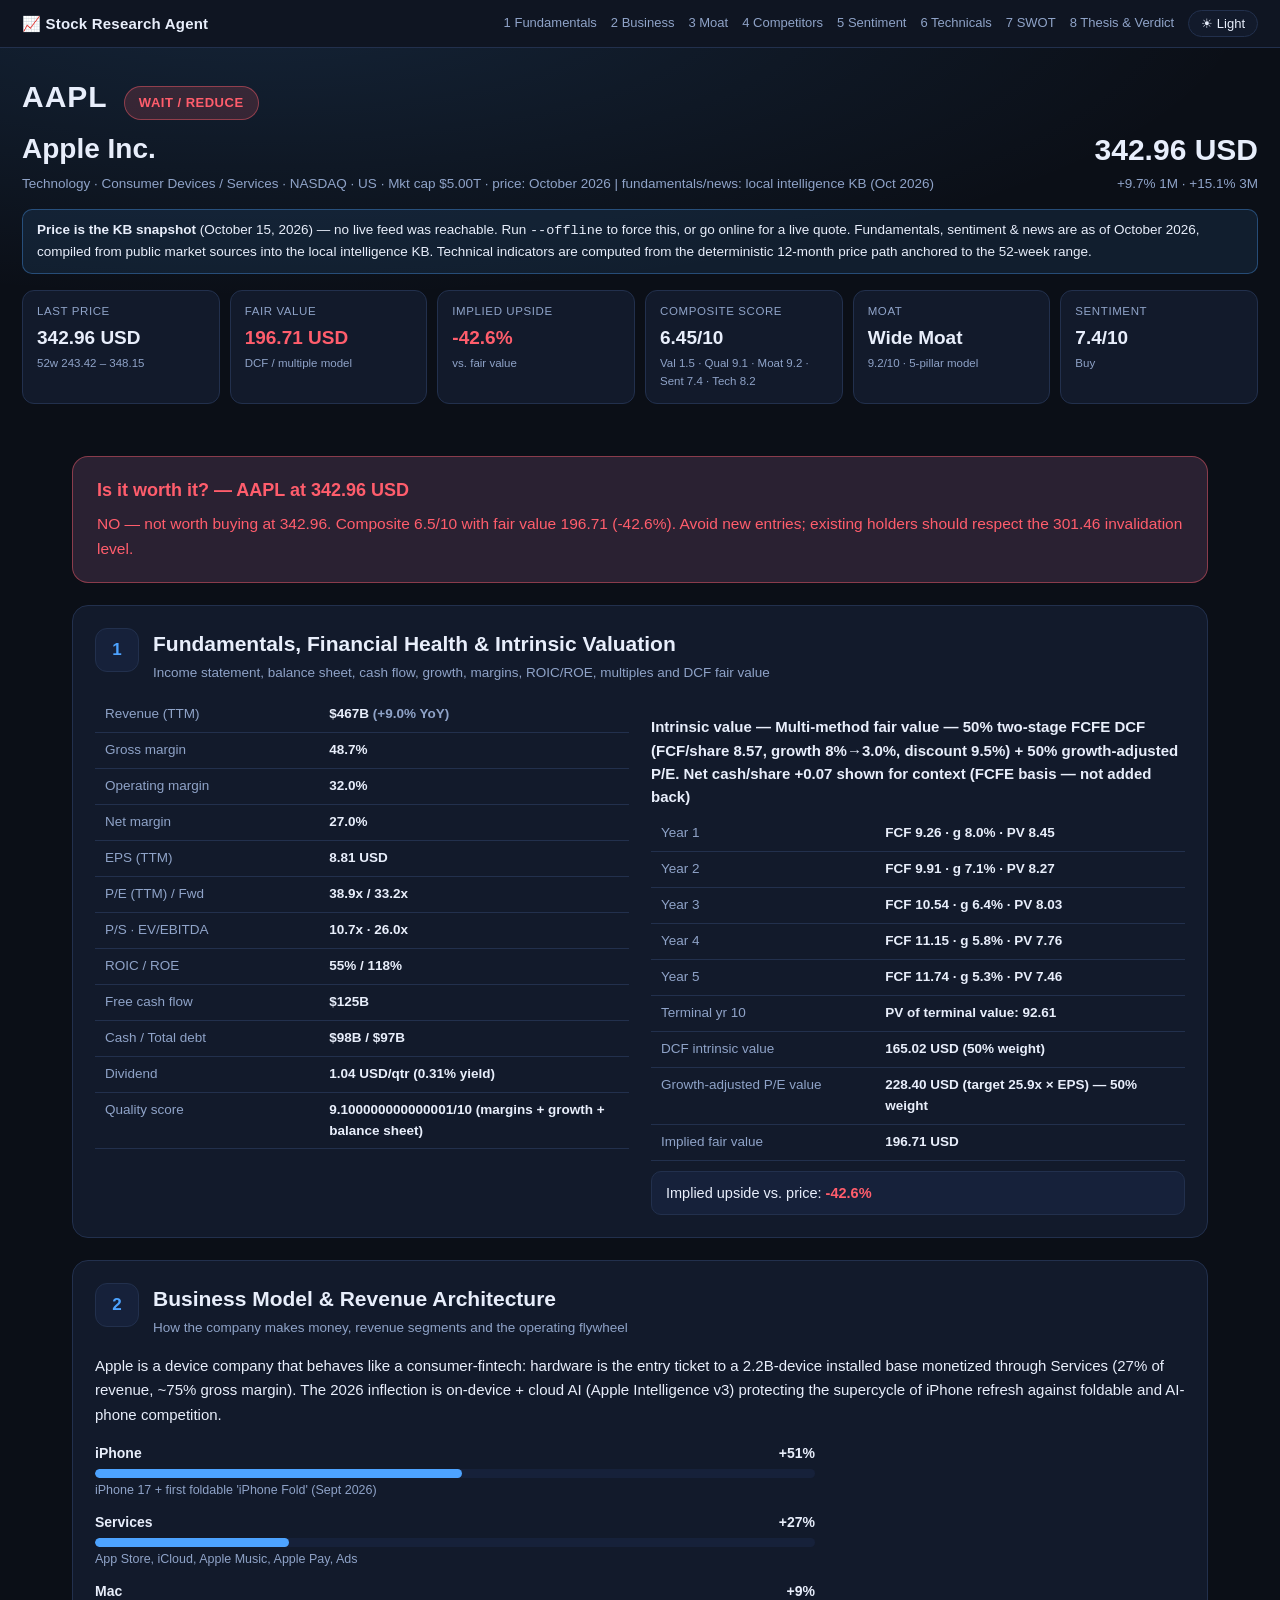
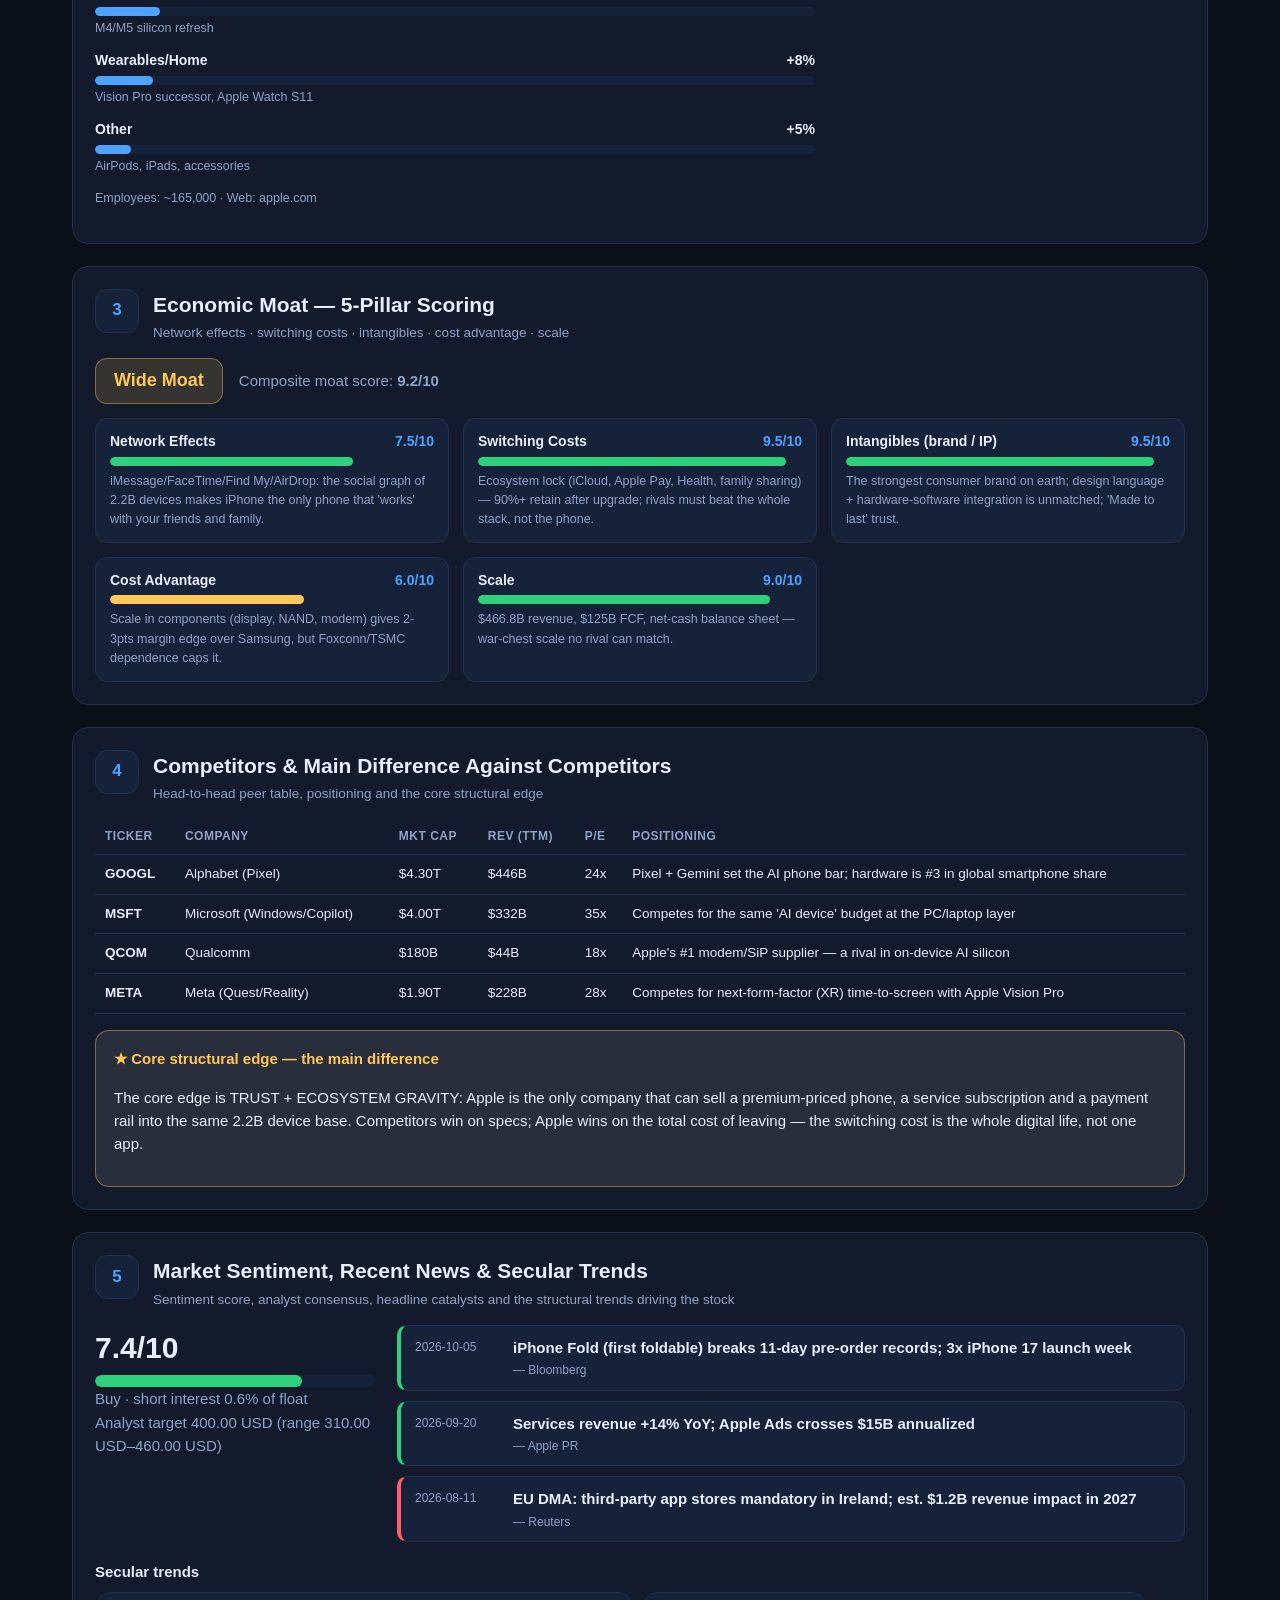
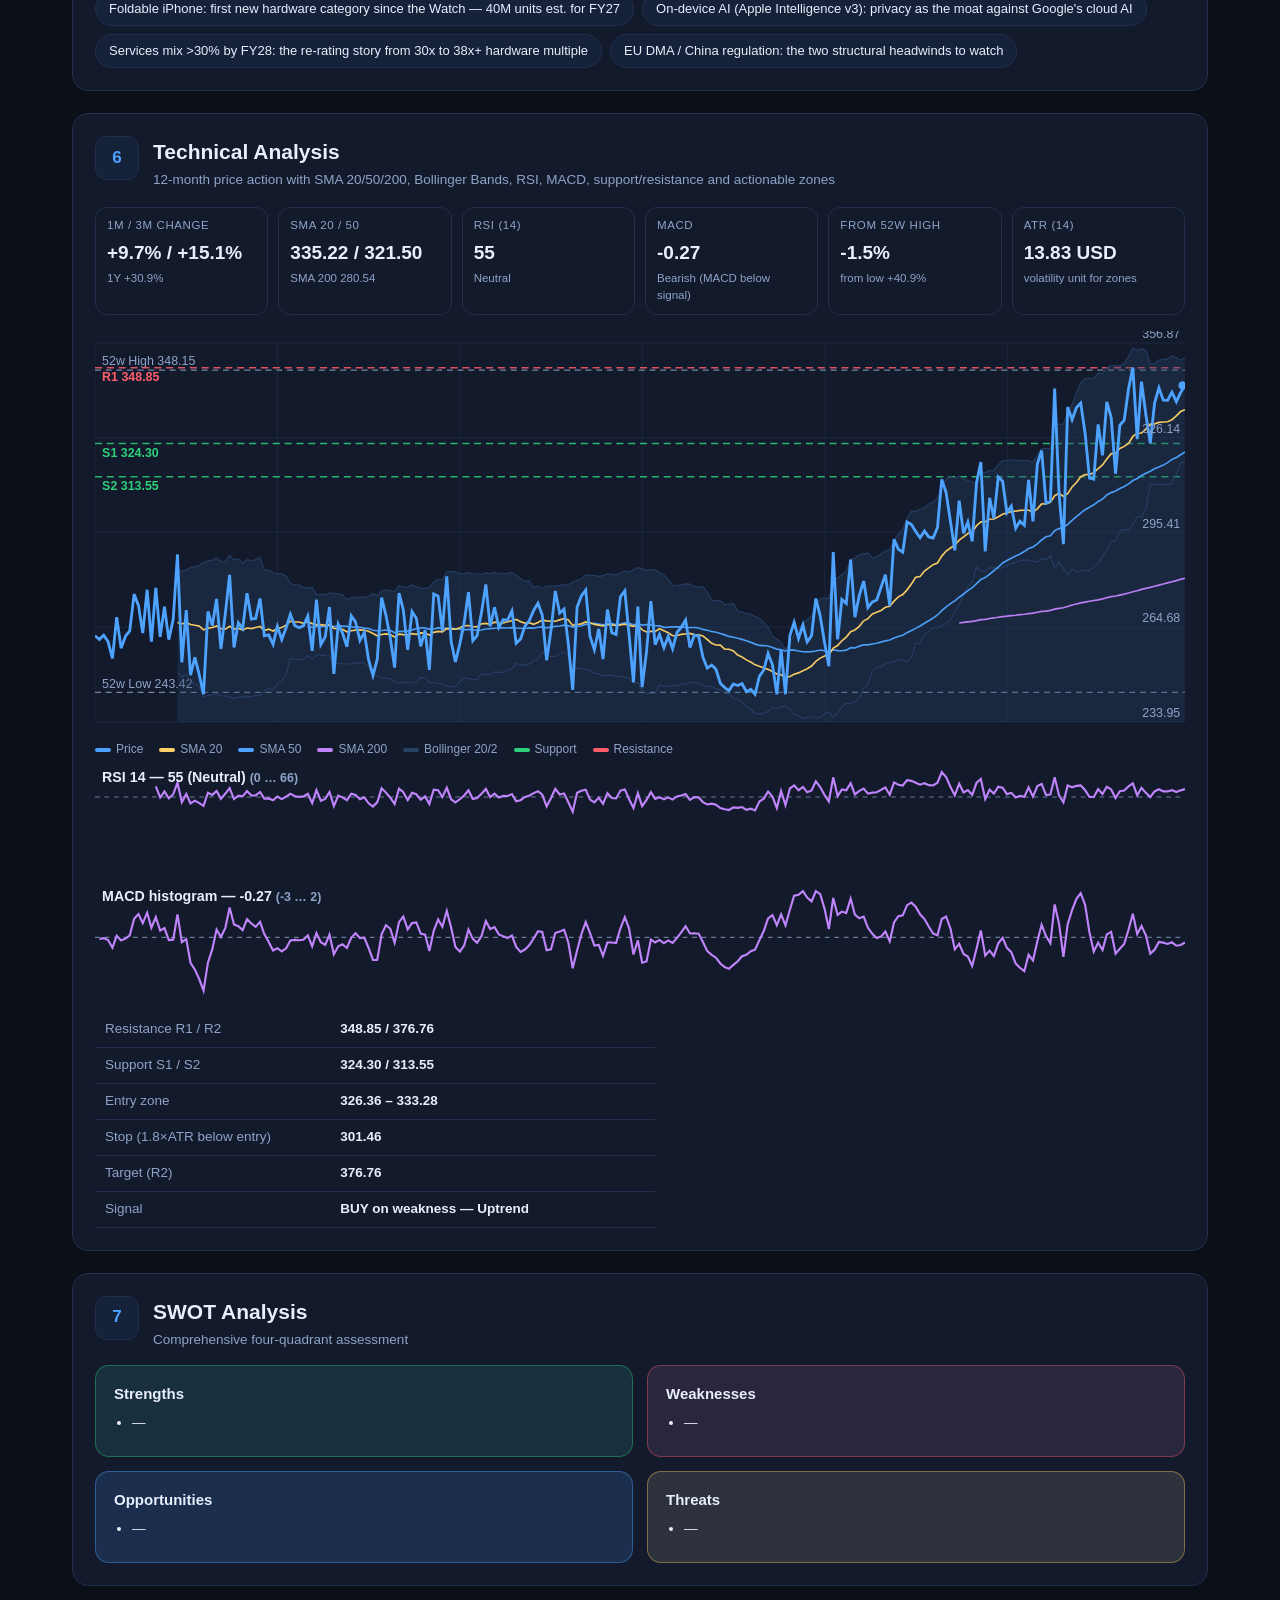
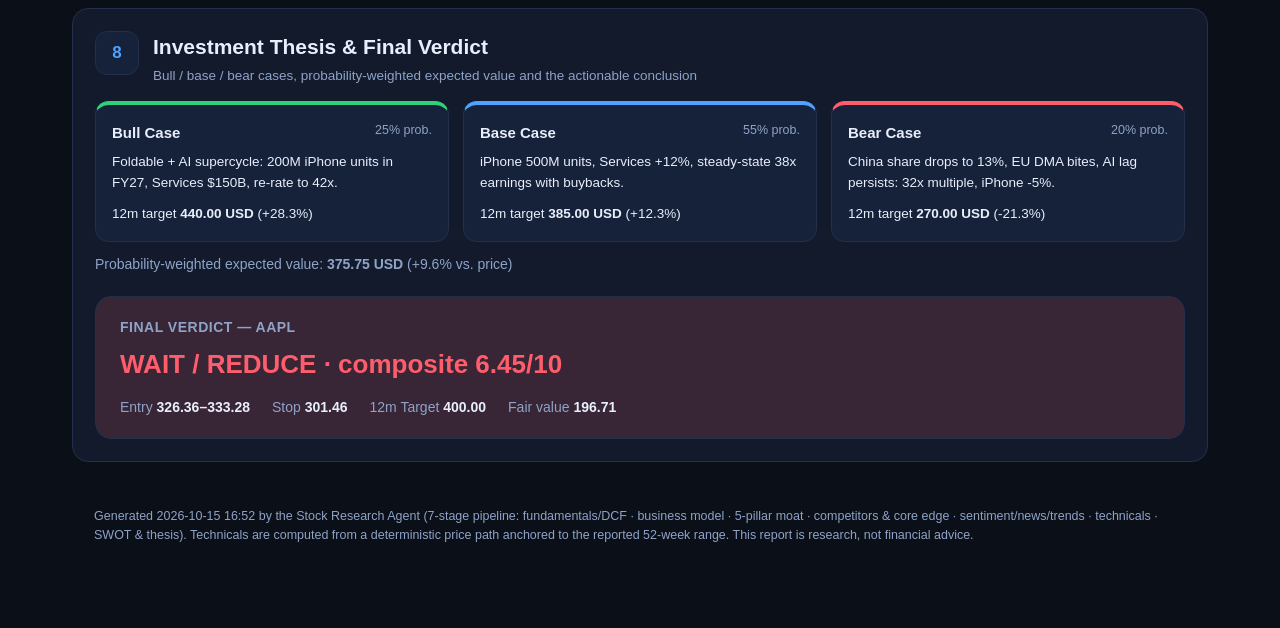
<file: stock_research_agent/reports/AAPL_research_report.html>
<!DOCTYPE html>
<html lang="en" data-theme="dark">
<head>
<meta charset="utf-8"/>
<meta name="viewport" content="width=device-width, initial-scale=1"/>
<title>AAPL — Stock Research Report</title>
<style>
:root{
  --bg:#0b0f17; --bg2:#0f1522; --card:#121a2b; --card2:#16213a;
  --line:#22304d; --txt:#e8eefb; --muted:#8fa3c8; --accent:#4da3ff;
  --up:#2fd07c; --dn:#ff5d6c; --gold:#ffc857;
  --s20:#ffd166; --s50:#4da3ff; --s200:#c084fc; --boll:#274066;
  --sup:#2fd07c; --res:#ff5d6c;
  --good:#2fd07c; --mid:#ffc857; --bad:#ff5d6c;
}
html[data-theme="light"]{
  --bg:#f4f6fb; --bg2:#ffffff; --card:#ffffff; --card2:#eef2fa;
  --line:#d7e0f0; --txt:#17233d; --muted:#5b6c8f; --accent:#1668d6;
  --up:#0d9d5c; --dn:#d63347; --gold:#c78a00;
  --s20:#d99a00; --s50:#1668d6; --s200:#7b3ff2; --boll:#dbe6f8;
  --sup:#0d9d5c; --res:#d63347;
  --good:#0d9d5c; --mid:#c78a00; --bad:#d63347;
}
*{box-sizing:border-box}
body{margin:0;background:var(--bg);color:var(--txt);
  font:15px/1.55 -apple-system,BlinkMacSystemFont,"Segoe UI",Roboto,Inter,Arial,sans-serif}
a{color:var(--accent);text-decoration:none}
a:hover{text-decoration:underline}
.topnav{position:sticky;top:0;z-index:50;display:flex;align-items:center;justify-content:space-between;
  gap:12px;padding:10px 22px;background:var(--bg2);border-bottom:1px solid var(--line);flex-wrap:wrap}
.brand{font-weight:700;letter-spacing:.2px}
.nav-links{display:flex;gap:14px;flex-wrap:wrap;align-items:center;font-size:13px}
.nav-links a{color:var(--muted)}
.nav-links a:hover{color:var(--txt);text-decoration:none}
.theme-btn{background:var(--card);border:1px solid var(--line);color:var(--txt);
  padding:5px 12px;border-radius:20px;cursor:pointer;font-size:13px}
.hero{padding:26px 22px 10px;background:
  radial-gradient(1000px 300px at 20% -50px, color-mix(in srgb, var(--accent) 14%, transparent), transparent)}
.hero-top{display:flex;justify-content:space-between;gap:18px;flex-wrap:wrap;align-items:flex-end}
h1{margin:6px 0 4px;font-size:28px}
.big-ticker{font-size:30px;font-weight:800;letter-spacing:1px;margin-right:12px}
.meta-line{color:var(--muted);margin:0;font-size:13.5px}
.hero-price{text-align:right}
.hero-last{font-size:30px;font-weight:800}
.hero-chg{color:var(--muted);font-size:13.5px}
.badge{display:inline-block;padding:6px 14px;border-radius:20px;font-weight:800;font-size:13px;letter-spacing:.5px}
.v-buy{background:color-mix(in srgb,var(--up) 18%, transparent);color:var(--up);
  border:1px solid color-mix(in srgb,var(--up) 45%, transparent)}
.v-hold{background:color-mix(in srgb,var(--gold) 16%, transparent);color:var(--gold);
  border:1px solid color-mix(in srgb,var(--gold) 45%, transparent)}
.v-avoid{background:color-mix(in srgb,var(--dn) 16%, transparent);color:var(--dn);
  border:1px solid color-mix(in srgb,var(--dn) 45%, transparent)}
.banner{padding:10px 14px;border-radius:10px;margin:14px 0;font-size:13.5px}
.banner.ok{background:color-mix(in srgb,var(--accent) 10%, transparent);
  border:1px solid color-mix(in srgb,var(--accent) 35%, transparent)}
.banner.warn{background:color-mix(in srgb,var(--gold) 12%, transparent);
  border:1px solid color-mix(in srgb,var(--gold) 45%, transparent)}
.kpi-strip{display:grid;grid-template-columns:repeat(auto-fit,minmax(150px,1fr));gap:10px;margin:16px 0}
.kpi{background:var(--card);border:1px solid var(--line);border-radius:12px;padding:12px 14px}
.kpi-strip.small .kpi{padding:9px 11px}
.live-chip{display:inline-block;background:color-mix(in srgb,var(--up) 18%, transparent);
  color:var(--up);font-size:9.5px;font-weight:800;letter-spacing:.6px;
  padding:1.5px 7px;border-radius:20px;vertical-align:1px;margin-left:4px;
  animation:pulse 2s ease-in-out infinite}
@keyframes pulse{0%,100%{opacity:1}50%{opacity:.55}}
.kpi-label{color:var(--muted);font-size:11.5px;text-transform:uppercase;letter-spacing:.6px}
.kpi-value{font-size:19px;font-weight:800;margin-top:3px}
.kpi-sub{color:var(--muted);font-size:11.5px;margin-top:2px}
.tone-up .kpi-value{color:var(--up)} .tone-dn .kpi-value{color:var(--dn)}
main{padding:8px 22px 30px;max-width:1180px;margin:0 auto}
.card{background:var(--card);border:1px solid var(--line);border-radius:16px;
  padding:22px;margin:22px 0;scroll-margin-top:70px}
.sec-head{display:flex;gap:14px;align-items:flex-start;margin-bottom:14px}
.sec-num{background:var(--card2);border:1px solid var(--line);color:var(--accent);
  min-width:44px;height:44px;border-radius:12px;display:flex;align-items:center;justify-content:center;
  font-weight:800;font-size:17px}
.sec-head h2{margin:0 0 2px;font-size:21px}
.sec-sub{color:var(--muted);margin:0;font-size:13.5px}
h3.sub{margin:18px 0 8px;font-size:15px}
.prose{font-size:15px;line-height:1.65}
.muted{color:var(--muted)} .small{font-size:12.5px}
.two-col{display:grid;grid-template-columns:1fr 1fr;gap:22px}
@media(max-width:860px){.two-col{grid-template-columns:1fr}}
.tbl{width:100%;border-collapse:collapse;font-size:13.5px}
.tbl td{padding:7px 10px;border-bottom:1px solid var(--line);vertical-align:top}
.tbl .rk{color:var(--muted);width:42%}
.tbl .rv{font-weight:600}
.tbl.peers th{padding:8px 10px;text-align:left;color:var(--muted);font-size:12px;
  text-transform:uppercase;letter-spacing:.5px;border-bottom:1px solid var(--line)}
.tbl.peers td{padding:9px 10px}
.tbl.levels{margin-top:14px;max-width:560px}
.upside-box{margin-top:10px;padding:10px 14px;border-radius:10px;font-size:14.5px;
  background:var(--card2);border:1px solid var(--line)}
.upside-box.tone-up b{color:var(--up)} .upside-box.tone-dn b{color:var(--dn)}
.segs{display:grid;gap:12px;margin-top:10px;max-width:720px}
.seg-head{display:flex;justify-content:space-between;font-size:14px;font-weight:700}
.seg-note{color:var(--muted);font-size:12.5px;margin-top:3px}
.bar{height:9px;background:var(--card2);border-radius:6px;overflow:hidden;margin-top:4px}
.bar.big{height:12px}
.bar-fill{height:100%;border-radius:6px}
.bar-fill.good{background:var(--good)} .bar-fill.mid{background:var(--mid)}
.bar-fill.bad{background:var(--bad)} .bar-fill.seg-fill{background:var(--accent)}
.moat-top{display:flex;gap:16px;align-items:center;margin:6px 0 14px;flex-wrap:wrap}
.moat-badge{font-size:18px;font-weight:800;padding:8px 18px;border-radius:12px;
  background:color-mix(in srgb,var(--gold) 15%, transparent);color:var(--gold);
  border:1px solid color-mix(in srgb,var(--gold) 40%, transparent)}
.moat-score{color:var(--muted)}
.pillars{display:grid;grid-template-columns:repeat(auto-fit,minmax(300px,1fr));gap:14px}
.pillar{background:var(--card2);border:1px solid var(--line);border-radius:12px;padding:12px 14px}
.pillar-head{display:flex;justify-content:space-between;font-weight:700;font-size:14px}
.pill-score{color:var(--accent)}
.pillar-note{color:var(--muted);font-size:12.5px;margin-top:6px}
.edge-box{margin-top:16px;padding:16px 18px;border-radius:14px;
  background:color-mix(in srgb,var(--gold) 8%, var(--card2));
  border:1px solid color-mix(in srgb,var(--gold) 40%, transparent)}
.edge-title{font-weight:800;color:var(--gold);margin-bottom:6px}
.sent-grid{display:grid;grid-template-columns:280px 1fr;gap:22px}
@media(max-width:860px){.sent-grid{grid-template-columns:1fr}}
.sent-score{font-size:30px;font-weight:800}
.news-list{display:grid;gap:10px;align-content:start}
.news{display:flex;gap:12px;background:var(--card2);border:1px solid var(--line);
  border-radius:10px;padding:10px 14px;border-left:4px solid var(--accent)}
.news.pos{border-left-color:var(--up)} .news.neg{border-left-color:var(--dn)}
.news-date{color:var(--muted);font-size:12px;min-width:86px;padding-top:2px}
.news-src{display:block;color:var(--muted);font-size:12px;margin-top:2px}
.chips{display:flex;flex-wrap:wrap;gap:8px;margin-top:8px}
.chip{background:var(--card2);border:1px solid var(--line);border-radius:20px;
  padding:6px 13px;font-size:13px}
.chart{width:100%;height:auto;display:block;margin-top:8px}
.chart.mini{margin-top:6px}
.grid{stroke:var(--line);stroke-width:1;opacity:.5}
.price{fill:none;stroke:var(--accent);stroke-width:2.4}
.sma20{fill:none;stroke:var(--s20);stroke-width:1.4;opacity:.95}
.sma50{fill:none;stroke:var(--s50);stroke-width:1.4;opacity:.95}
.sma200{fill:none;stroke:var(--s200);stroke-width:1.4;opacity:.95}
.boll-fill{fill:var(--boll);opacity:.35}
.boll-up,.boll-lo{fill:none;stroke:var(--boll);stroke-width:1;opacity:.9}
.hi,.lo{stroke:var(--muted);stroke-width:1;stroke-dasharray:5 4;opacity:.8}
.res{stroke:var(--res);stroke-width:1.2;stroke-dasharray:6 4;opacity:.85}
.sup{stroke:var(--sup);stroke-width:1.2;stroke-dasharray:6 4;opacity:.85}
.tag-hi,.tag-lo{fill:var(--muted);font-size:10.5px}
.tag-res{fill:var(--res);font-size:10.5px;font-weight:700}
.tag-sup{fill:var(--sup);font-size:10.5px;font-weight:700}
.tag-title{fill:var(--txt);font-size:12px;font-weight:700}
.axis{fill:var(--muted);font-size:10.5px}
.ref{stroke:var(--muted);stroke-width:1;stroke-dasharray:4 4;opacity:.7}
.line-accent{fill:none;stroke:var(--s200);stroke-width:1.8}
.dot{fill:var(--accent)}
.legend{display:flex;gap:16px;flex-wrap:wrap;font-size:12px;color:var(--muted);margin-top:6px}
.sw{display:inline-block;width:16px;height:4px;border-radius:2px;margin-right:5px;vertical-align:middle}
.sw-price{background:var(--accent)} .sw-20{background:var(--s20)}
.sw-50{background:var(--s50)} .sw-200{background:var(--s200)}
.sw-boll{background:var(--boll)} .sw-sup{background:var(--sup)} .sw-res{background:var(--res)}
.swot-grid{display:grid;grid-template-columns:1fr 1fr;gap:14px}
@media(max-width:860px){.swot-grid{grid-template-columns:1fr}}
.swot{border-radius:14px;padding:16px 18px;border:1px solid var(--line)}
.swot h4{margin:0 0 8px;font-size:15px}
.swot ul{margin:0;padding-left:18px}
.swot li{margin:6px 0;font-size:13.5px}
.swot.s{background:color-mix(in srgb,var(--up) 8%, var(--card2));
  border-color:color-mix(in srgb,var(--up) 40%, transparent)}
.swot.w{background:color-mix(in srgb,var(--dn) 8%, var(--card2));
  border-color:color-mix(in srgb,var(--dn) 40%, transparent)}
.swot.o{background:color-mix(in srgb,var(--accent) 10%, var(--card2));
  border-color:color-mix(in srgb,var(--accent) 40%, transparent)}
.swot.t{background:color-mix(in srgb,var(--gold) 10%, var(--card2));
  border-color:color-mix(in srgb,var(--gold) 40%, transparent)}
.cases{display:grid;grid-template-columns:repeat(auto-fit,minmax(260px,1fr));gap:14px}
.case{background:var(--card2);border:1px solid var(--line);border-radius:14px;padding:16px}
.case.bull{border-top:4px solid var(--up)} .case.base{border-top:4px solid var(--accent)}
.case.bear{border-top:4px solid var(--dn)}
.case-head{display:flex;justify-content:space-between;margin-bottom:8px}
.case-label{font-weight:800}
.case-prob{color:var(--muted);font-size:12.5px}
.case p{margin:0 0 10px;font-size:13.5px;color:var(--txt)}
.case-target{font-size:13.5px}
.ev-line{margin-top:12px;color:var(--muted);font-size:14px}
.verdict-banner{padding:20px 24px;border-radius:16px;margin-top:18px;font-size:16px}
.verdict-banner p{margin:8px 0 0;font-size:15.5px;line-height:1.6}
.vb-title{font-weight:800;font-size:18px}
.final{margin-top:20px;padding:20px 24px;border-radius:16px;border:1px solid var(--line)}
.final-label{font-weight:800;letter-spacing:.5px;font-size:14px;color:var(--muted)}
.final-score{font-size:26px;font-weight:800;margin:6px 0 12px}
.final.v-buy .final-score{color:var(--up)} .final.v-hold .final-score{color:var(--gold)}
.final.v-avoid .final-score{color:var(--dn)}
.final-zones{display:flex;gap:22px;flex-wrap:wrap;font-size:14px;color:var(--muted)}
.final-zones b{color:var(--txt)}
.verdict-banner.v-buy{background:color-mix(in srgb,var(--up) 10%, var(--card));
  border:1px solid color-mix(in srgb,var(--up) 45%, transparent)}
.verdict-banner.v-hold{background:color-mix(in srgb,var(--gold) 10%, var(--card));
  border:1px solid color-mix(in srgb,var(--gold) 45%, transparent)}
.verdict-banner.v-avoid{background:color-mix(in srgb,var(--dn) 10%, var(--card));
  border:1px solid color-mix(in srgb,var(--dn) 45%, transparent)}
footer{color:var(--muted);font-size:12.5px;padding:10px 22px 40px;max-width:1180px;margin:0 auto}
</style>
</head>
<body>
<nav class="topnav">
  <div class="brand">📈 Stock Research Agent</div>
  <div class="nav-links">
    <a href="#s1">1 Fundamentals</a><a href="#s2">2 Business</a><a href="#s3">3 Moat</a>
    <a href="#s4">4 Competitors</a><a href="#s5">5 Sentiment</a><a href="#s6">6 Technicals</a>
    <a href="#s7">7 SWOT</a><a href="#s8">8 Thesis &amp; Verdict</a>
    <button id="themeBtn" class="theme-btn" type="button">☀ Light</button>
  </div>
</nav>

<header class="hero">
  <div class="hero-top">
    <div>
      <div class="ticker-row"><span class="big-ticker">AAPL</span>
        <span class="badge v-avoid">WAIT / REDUCE</span></div>
      <h1>Apple Inc.</h1>
      <p class="meta-line">Technology · Consumer Devices / Services · NASDAQ ·
        US · Mkt cap $5.00T · price: October 2026 | fundamentals/news: local intelligence KB (Oct 2026)</p>
    </div>
    <div class="hero-price">
      <div class="hero-last">342.96 USD</div>
      <div class="hero-chg">+9.7% 1M · +15.1% 3M</div>
    </div>
  </div>
  <div class="banner ok"><b>Price is the KB snapshot</b> (October 15, 2026) — no live feed was reachable. Run <code>--offline</code> to force this, or go online for a live quote. Fundamentals, sentiment & news are as of October 2026, compiled from public market sources into the local intelligence KB. Technical indicators are computed from the deterministic 12-month price path anchored to the 52-week range.</div>
  <div class="kpi-strip"><div class="kpi "><div class="kpi-label">Last price</div><div class="kpi-value">342.96 USD</div><div class="kpi-sub">52w 243.42 – 348.15</div></div><div class="kpi tone-dn"><div class="kpi-label">Fair value</div><div class="kpi-value">196.71 USD</div><div class="kpi-sub">DCF / multiple model</div></div><div class="kpi tone-dn"><div class="kpi-label">Implied upside</div><div class="kpi-value">-42.6%</div><div class="kpi-sub">vs. fair value</div></div><div class="kpi "><div class="kpi-label">Composite score</div><div class="kpi-value">6.45/10</div><div class="kpi-sub">Val 1.5 · Qual 9.1 · Moat 9.2 · Sent 7.4 · Tech 8.2</div></div><div class="kpi "><div class="kpi-label">Moat</div><div class="kpi-value">Wide Moat</div><div class="kpi-sub">9.2/10 · 5-pillar model</div></div><div class="kpi "><div class="kpi-label">Sentiment</div><div class="kpi-value">7.4/10</div><div class="kpi-sub">Buy</div></div></div>
</header>

<main>
<section id="s0" class="verdict-banner v-avoid">
  <div class="vb-title">Is it worth it? — AAPL at 342.96 USD</div>
  <p>NO — not worth buying at 342.96. Composite 6.5/10 with fair value 196.71 (-42.6%). Avoid new entries; existing holders should respect the 301.46 invalidation level.</p>
</section>

<section id="s1" class="card">
<header class="sec-head"><div class="sec-num">1</div><div><h2>Fundamentals, Financial Health &amp; Intrinsic Valuation</h2><p class="sec-sub">Income statement, balance sheet, cash flow, growth, margins, ROIC/ROE, multiples and DCF fair value</p></div></header>
  <div class="two-col">
    <div>
      <table class="tbl"><tr><td class="rk">Revenue (TTM)</td><td class="rv">$467B <span class='muted'>(+9.0% YoY)</span></td></tr><tr><td class="rk">Gross margin</td><td class="rv">48.7%</td></tr><tr><td class="rk">Operating margin</td><td class="rv">32.0%</td></tr><tr><td class="rk">Net margin</td><td class="rv">27.0%</td></tr><tr><td class="rk">EPS (TTM)</td><td class="rv">8.81 USD</td></tr><tr><td class="rk">P/E (TTM) / Fwd</td><td class="rv">38.9x / 33.2x</td></tr><tr><td class="rk">P/S · EV/EBITDA</td><td class="rv">10.7x · 26.0x</td></tr><tr><td class="rk">ROIC / ROE</td><td class="rv">55% / 118%</td></tr><tr><td class="rk">Free cash flow</td><td class="rv">$125B</td></tr><tr><td class="rk">Cash / Total debt</td><td class="rv">$98B / $97B</td></tr><tr><td class="rk">Dividend</td><td class="rv">1.04 USD/qtr (0.31% yield)</td></tr><tr><td class="rk">Quality score</td><td class="rv">9.100000000000001/10 (margins + growth + balance sheet)</td></tr></table>
    </div>
    <div>
      <h3 class="sub">Intrinsic value — Multi-method fair value — 50% two-stage FCFE DCF (FCF/share 8.57, growth 8%→3.0%, discount 9.5%) + 50% growth-adjusted P/E. Net cash/share +0.07 shown for context (FCFE basis — not added back)</h3>
      <table class="tbl"><tr><td class="rk">Year 1</td><td class="rv">FCF 9.26 · g 8.0% · PV 8.45</td></tr><tr><td class="rk">Year 2</td><td class="rv">FCF 9.91 · g 7.1% · PV 8.27</td></tr><tr><td class="rk">Year 3</td><td class="rv">FCF 10.54 · g 6.4% · PV 8.03</td></tr><tr><td class="rk">Year 4</td><td class="rv">FCF 11.15 · g 5.8% · PV 7.76</td></tr><tr><td class="rk">Year 5</td><td class="rv">FCF 11.74 · g 5.3% · PV 7.46</td></tr><tr><td class="rk">Terminal yr 10</td><td class="rv">PV of terminal value: 92.61</td></tr><tr><td class="rk">DCF intrinsic value</td><td class="rv">165.02 USD (50% weight)</td></tr><tr><td class="rk">Growth-adjusted P/E value</td><td class="rv">228.40 USD (target 25.9x × EPS) — 50% weight</td></tr><tr><td class="rk">Implied fair value</td><td class="rv"><b>196.71 USD</b></td></tr></table>
      <div class="upside-box tone-dn">Implied upside vs. price: <b>-42.6%</b></div>
    </div>
  </div>
</section>

<section id="s2" class="card">
<header class="sec-head"><div class="sec-num">2</div><div><h2>Business Model &amp; Revenue Architecture</h2><p class="sec-sub">How the company makes money, revenue segments and the operating flywheel</p></div></header>
  <p class="prose">Apple is a device company that behaves like a consumer-fintech: hardware is the entry ticket to a 2.2B-device installed base monetized through Services (27% of revenue, ~75% gross margin). The 2026 inflection is on-device + cloud AI (Apple Intelligence v3) protecting the supercycle of iPhone refresh against foldable and AI-phone competition.</p>
  <div class="segs"><div class="seg"><div class="seg-head"><span>iPhone</span><span>+51%</span></div><div class="bar"><div class="bar-fill seg-fill" style="width:51%"></div></div><div class="seg-note">iPhone 17 + first foldable &#x27;iPhone Fold&#x27; (Sept 2026)</div></div><div class="seg"><div class="seg-head"><span>Services</span><span>+27%</span></div><div class="bar"><div class="bar-fill seg-fill" style="width:27%"></div></div><div class="seg-note">App Store, iCloud, Apple Music, Apple Pay, Ads</div></div><div class="seg"><div class="seg-head"><span>Mac</span><span>+9%</span></div><div class="bar"><div class="bar-fill seg-fill" style="width:9%"></div></div><div class="seg-note">M4/M5 silicon refresh</div></div><div class="seg"><div class="seg-head"><span>Wearables/Home</span><span>+8%</span></div><div class="bar"><div class="bar-fill seg-fill" style="width:8%"></div></div><div class="seg-note">Vision Pro successor, Apple Watch S11</div></div><div class="seg"><div class="seg-head"><span>Other</span><span>+5%</span></div><div class="bar"><div class="bar-fill seg-fill" style="width:5%"></div></div><div class="seg-note">AirPods, iPads, accessories</div></div></div>
  <p class="muted small">Employees: ~165,000 · Web: apple.com</p>
</section>

<section id="s3" class="card">
<header class="sec-head"><div class="sec-num">3</div><div><h2>Economic Moat — 5-Pillar Scoring</h2><p class="sec-sub">Network effects · switching costs · intangibles · cost advantage · scale</p></div></header>
  <div class="moat-top">
    <div class="moat-badge">Wide Moat</div>
    <div class="moat-score">Composite moat score: <b>9.2/10</b></div>
  </div>
  <div class="pillars"><div class="pillar"><div class="pillar-head"><span>Network Effects</span><span class="pill-score">7.5/10</span></div><div class="bar"><div class="bar-fill good" style="width:75%"></div></div><div class="pillar-note">iMessage/FaceTime/Find My/AirDrop: the social graph of 2.2B devices makes iPhone the only phone that &#x27;works&#x27; with your friends and family.</div></div><div class="pillar"><div class="pillar-head"><span>Switching Costs</span><span class="pill-score">9.5/10</span></div><div class="bar"><div class="bar-fill good" style="width:95%"></div></div><div class="pillar-note">Ecosystem lock (iCloud, Apple Pay, Health, family sharing) — 90%+ retain after upgrade; rivals must beat the whole stack, not the phone.</div></div><div class="pillar"><div class="pillar-head"><span>Intangibles (brand / IP)</span><span class="pill-score">9.5/10</span></div><div class="bar"><div class="bar-fill good" style="width:95%"></div></div><div class="pillar-note">The strongest consumer brand on earth; design language + hardware-software integration is unmatched; &#x27;Made to last&#x27; trust.</div></div><div class="pillar"><div class="pillar-head"><span>Cost Advantage</span><span class="pill-score">6.0/10</span></div><div class="bar"><div class="bar-fill mid" style="width:60%"></div></div><div class="pillar-note">Scale in components (display, NAND, modem) gives 2-3pts margin edge over Samsung, but Foxconn/TSMC dependence caps it.</div></div><div class="pillar"><div class="pillar-head"><span>Scale</span><span class="pill-score">9.0/10</span></div><div class="bar"><div class="bar-fill good" style="width:90%"></div></div><div class="pillar-note">$466.8B revenue, $125B FCF, net-cash balance sheet — war-chest scale no rival can match.</div></div></div>
</section>

<section id="s4" class="card">
<header class="sec-head"><div class="sec-num">4</div><div><h2>Competitors &amp; Main Difference Against Competitors</h2><p class="sec-sub">Head-to-head peer table, positioning and the core structural edge</p></div></header>
  <table class="tbl peers"><thead><tr><th>Ticker</th><th>Company</th><th>Mkt Cap</th>
    <th>Rev (TTM)</th><th>P/E</th><th>Positioning</th></tr></thead>
  <tbody><tr><td><b>GOOGL</b></td><td>Alphabet (Pixel)</td><td>$4.30T</td><td>$446B</td><td>24x</td><td>Pixel + Gemini set the AI phone bar; hardware is #3 in global smartphone share</td></tr><tr><td><b>MSFT</b></td><td>Microsoft (Windows/Copilot)</td><td>$4.00T</td><td>$332B</td><td>35x</td><td>Competes for the same &#x27;AI device&#x27; budget at the PC/laptop layer</td></tr><tr><td><b>QCOM</b></td><td>Qualcomm</td><td>$180B</td><td>$44B</td><td>18x</td><td>Apple&#x27;s #1 modem/SiP supplier — a rival in on-device AI silicon</td></tr><tr><td><b>META</b></td><td>Meta (Quest/Reality)</td><td>$1.90T</td><td>$228B</td><td>28x</td><td>Competes for next-form-factor (XR) time-to-screen with Apple Vision Pro</td></tr></tbody></table>
  <div class="edge-box"><div class="edge-title">★ Core structural edge — the main difference</div>
  <p>The core edge is TRUST + ECOSYSTEM GRAVITY: Apple is the only company that can sell a premium-priced phone, a service subscription and a payment rail into the same 2.2B device base. Competitors win on specs; Apple wins on the total cost of leaving — the switching cost is the whole digital life, not one app.</p></div>
</section>

<section id="s5" class="card">
<header class="sec-head"><div class="sec-num">5</div><div><h2>Market Sentiment, Recent News &amp; Secular Trends</h2><p class="sec-sub">Sentiment score, analyst consensus, headline catalysts and the structural trends driving the stock</p></div></header>
  <div class="sent-grid">
    <div class="sent-meter">
      <div class="sent-score">7.4/10</div>
      <div class="bar big"><div class="bar-fill good" style="width:74%"></div></div>
      <div class="muted">Buy · short interest 0.6% of float</div>
      <div class="muted">Analyst target 400.00 USD (range 310.00 USD–460.00 USD)</div>
    </div>
    <div class="news-list"><div class="news pos"><div class="news-date">2026-10-05</div><div class="news-body"><b>iPhone Fold (first foldable) breaks 11-day pre-order records; 3x iPhone 17 launch week</b><span class="news-src">— Bloomberg</span></div></div><div class="news pos"><div class="news-date">2026-09-20</div><div class="news-body"><b>Services revenue +14% YoY; Apple Ads crosses $15B annualized</b><span class="news-src">— Apple PR</span></div></div><div class="news neg"><div class="news-date">2026-08-11</div><div class="news-body"><b>EU DMA: third-party app stores mandatory in Ireland; est. $1.2B revenue impact in 2027</b><span class="news-src">— Reuters</span></div></div></div>
  </div>
  <h3 class="sub">Secular trends</h3>
  <div class="chips"><span class="chip">Foldable iPhone: first new hardware category since the Watch — 40M units est. for FY27</span><span class="chip">On-device AI (Apple Intelligence v3): privacy as the moat against Google&#x27;s cloud AI</span><span class="chip">Services mix &gt;30% by FY28: the re-rating story from 30x to 38x+ hardware multiple</span><span class="chip">EU DMA / China regulation: the two structural headwinds to watch</span></div>
</section>

<section id="s6" class="card">
<header class="sec-head"><div class="sec-num">6</div><div><h2>Technical Analysis</h2><p class="sec-sub">12-month price action with SMA 20/50/200, Bollinger Bands, RSI, MACD, support/resistance and actionable zones</p></div></header>
  <div class="kpi-strip small"><div class="kpi "><div class="kpi-label">1M / 3M change</div><div class="kpi-value">+9.7% / +15.1%</div><div class="kpi-sub">1Y +30.9%</div></div><div class="kpi "><div class="kpi-label">SMA 20 / 50</div><div class="kpi-value">335.22 / 321.50</div><div class="kpi-sub">SMA 200 280.54</div></div><div class="kpi "><div class="kpi-label">RSI (14)</div><div class="kpi-value">55</div><div class="kpi-sub">Neutral</div></div><div class="kpi "><div class="kpi-label">MACD</div><div class="kpi-value">-0.27</div><div class="kpi-sub">Bearish (MACD below signal)</div></div><div class="kpi "><div class="kpi-label">From 52w high</div><div class="kpi-value">-1.5%</div><div class="kpi-sub">from low +40.9%</div></div><div class="kpi "><div class="kpi-label">ATR (14)</div><div class="kpi-value">13.83 USD</div><div class="kpi-sub">volatility unit for zones</div></div></div>
  <svg viewBox="0 0 920 340" class="chart" role="img" aria-label="12-month price chart">
      <line x1="0" y1="330" x2="920" y2="330" class="grid"/><line x1="0" y1="250" x2="920" y2="250" class="grid"/><line x1="0" y1="170" x2="920" y2="170" class="grid"/><line x1="0" y1="90" x2="920" y2="90" class="grid"/><line x1="0" y1="10" x2="920" y2="10" class="grid"/><line x1="0" y1="10" x2="0" y2="330" class="grid"/><line x1="154" y1="10" x2="154" y2="330" class="grid"/><line x1="308" y1="10" x2="308" y2="330" class="grid"/><line x1="462" y1="10" x2="462" y2="330" class="grid"/><line x1="616" y1="10" x2="616" y2="330" class="grid"/><line x1="770" y1="10" x2="770" y2="330" class="grid"/><line x1="0" y1="33" x2="920" y2="33" class="hi"/><text x="6" y="29" class="tag-hi">52w High 348.15</text><line x1="0" y1="305" x2="920" y2="305" class="lo"/><text x="6" y="301" class="tag-lo">52w Low 243.42</text><line x1="0" y1="31" x2="920" y2="31" class="res"/><text x="6" y="42" class="tag-res">R1 348.85</text><line x1="0" y1="95" x2="920" y2="95" class="sup"/><text x="6" y="106" class="tag-sup">S1 324.30</text><line x1="0" y1="123" x2="920" y2="123" class="sup"/><text x="6" y="134" class="tag-sup">S2 313.55</text>
      <polygon points="69.6,204.0 69.6,204.0 73.3,202.8 77.0,201.8 80.6,199.5 84.3,199.1 88.0,197.8 91.6,195.5 95.3,194.0 99.0,193.6 102.6,191.3 106.3,194.4 110.0,195.2 113.6,189.3 117.3,193.0 121.0,192.4 124.6,196.2 128.3,192.9 132.0,193.9 135.6,193.0 139.3,191.2 142.9,201.7 146.6,202.0 150.3,203.8 153.9,204.8 157.6,205.1 161.3,207.0 164.9,213.4 168.6,214.1 172.3,214.2 175.9,216.6 179.6,216.8 183.3,216.6 186.9,222.3 190.6,222.5 194.3,222.7 197.9,221.0 201.6,221.5 205.3,221.8 208.9,222.7 212.6,226.7 216.3,225.2 219.9,224.6 223.6,224.7 227.3,224.9 230.9,223.9 234.6,221.8 238.2,223.3 241.9,219.5 245.6,218.4 249.2,219.0 252.9,220.0 256.6,214.7 260.2,216.2 263.9,216.2 267.6,214.3 271.2,215.6 274.9,217.1 278.6,217.4 282.2,216.6 285.9,212.0 289.6,209.5 293.2,210.0 296.9,203.0 300.6,203.2 304.2,203.0 307.9,204.7 311.6,204.8 315.2,204.0 318.9,204.9 322.5,204.9 326.2,205.3 329.9,203.9 333.5,204.9 337.2,203.9 340.9,204.7 344.5,204.8 348.2,204.6 351.9,203.8 355.5,206.2 359.2,208.8 362.9,211.4 366.5,211.1 370.2,217.0 373.9,215.2 377.5,217.3 381.2,215.3 384.9,215.4 388.5,215.2 392.2,214.9 395.9,214.2 399.5,214.2 403.2,212.1 406.9,210.7 410.5,209.3 414.2,205.8 417.8,206.1 421.5,206.2 425.2,207.3 428.8,206.5 432.5,205.2 436.2,205.4 439.8,205.8 443.5,204.3 447.2,202.6 450.8,203.5 454.5,201.3 458.2,199.8 461.8,200.7 465.5,202.2 469.2,201.3 472.8,201.3 476.5,204.0 480.2,206.0 483.8,209.6 487.5,214.9 491.2,214.8 494.8,214.1 498.5,213.4 502.2,213.7 505.8,215.8 509.5,216.0 513.1,216.1 516.8,220.5 520.5,227.4 524.1,227.7 527.8,227.6 531.5,231.0 535.1,230.7 538.8,229.9 542.5,236.5 546.1,237.0 549.8,238.4 553.5,239.0 557.1,241.1 560.8,242.5 564.5,246.3 568.1,250.2 571.8,257.6 575.5,260.0 579.1,263.0 582.8,269.0 586.5,264.4 590.1,256.0 593.8,252.5 597.5,246.5 601.1,243.7 604.8,240.5 608.4,231.1 612.1,226.3 615.8,225.4 619.4,225.6 623.1,208.7 626.8,208.8 630.4,205.6 634.1,202.7 637.8,192.8 641.4,191.6 645.1,189.0 648.8,188.1 652.4,187.3 656.1,191.6 659.8,190.6 663.4,188.4 667.1,185.3 670.8,185.0 674.4,176.7 678.1,171.6 681.8,167.1 685.4,157.8 689.1,151.9 692.7,152.2 696.4,150.4 700.1,149.1 703.7,146.2 707.4,144.3 711.1,141.2 714.7,131.4 718.4,124.8 722.1,122.5 725.7,124.6 729.4,122.6 733.1,125.0 736.7,126.2 740.4,127.5 744.1,129.3 747.7,119.4 751.4,119.3 755.1,117.8 758.7,117.7 762.4,112.9 766.1,109.4 769.7,109.2 773.4,108.7 777.1,108.9 780.7,109.3 784.4,109.3 788.0,109.4 791.7,111.0 795.4,105.2 799.0,99.2 802.7,99.3 806.4,99.3 810.0,78.1 813.7,78.7 817.4,78.6 821.0,68.9 824.7,62.0 828.4,52.5 832.0,43.6 835.7,40.2 839.4,40.1 843.0,40.0 846.7,35.8 850.4,36.0 854.0,30.8 857.7,29.4 861.4,29.4 865.0,29.6 868.7,27.3 872.4,21.5 876.0,14.6 879.7,16.3 883.3,15.3 887.0,15.8 890.7,27.9 894.3,27.6 898.0,24.5 901.7,23.9 905.3,23.6 909.0,21.0 912.7,22.4 916.3,24.6 920.0,22.3 920.0,330 69.6,330" class="boll-fill"/>
      <polyline points="69.6,204.0 73.3,202.8 77.0,201.8 80.6,199.5 84.3,199.1 88.0,197.8 91.6,195.5 95.3,194.0 99.0,193.6 102.6,191.3 106.3,194.4 110.0,195.2 113.6,189.3 117.3,193.0 121.0,192.4 124.6,196.2 128.3,192.9 132.0,193.9 135.6,193.0 139.3,191.2 142.9,201.7 146.6,202.0 150.3,203.8 153.9,204.8 157.6,205.1 161.3,207.0 164.9,213.4 168.6,214.1 172.3,214.2 175.9,216.6 179.6,216.8 183.3,216.6 186.9,222.3 190.6,222.5 194.3,222.7 197.9,221.0 201.6,221.5 205.3,221.8 208.9,222.7 212.6,226.7 216.3,225.2 219.9,224.6 223.6,224.7 227.3,224.9 230.9,223.9 234.6,221.8 238.2,223.3 241.9,219.5 245.6,218.4 249.2,219.0 252.9,220.0 256.6,214.7 260.2,216.2 263.9,216.2 267.6,214.3 271.2,215.6 274.9,217.1 278.6,217.4 282.2,216.6 285.9,212.0 289.6,209.5 293.2,210.0 296.9,203.0 300.6,203.2 304.2,203.0 307.9,204.7 311.6,204.8 315.2,204.0 318.9,204.9 322.5,204.9 326.2,205.3 329.9,203.9 333.5,204.9 337.2,203.9 340.9,204.7 344.5,204.8 348.2,204.6 351.9,203.8 355.5,206.2 359.2,208.8 362.9,211.4 366.5,211.1 370.2,217.0 373.9,215.2 377.5,217.3 381.2,215.3 384.9,215.4 388.5,215.2 392.2,214.9 395.9,214.2 399.5,214.2 403.2,212.1 406.9,210.7 410.5,209.3 414.2,205.8 417.8,206.1 421.5,206.2 425.2,207.3 428.8,206.5 432.5,205.2 436.2,205.4 439.8,205.8 443.5,204.3 447.2,202.6 450.8,203.5 454.5,201.3 458.2,199.8 461.8,200.7 465.5,202.2 469.2,201.3 472.8,201.3 476.5,204.0 480.2,206.0 483.8,209.6 487.5,214.9 491.2,214.8 494.8,214.1 498.5,213.4 502.2,213.7 505.8,215.8 509.5,216.0 513.1,216.1 516.8,220.5 520.5,227.4 524.1,227.7 527.8,227.6 531.5,231.0 535.1,230.7 538.8,229.9 542.5,236.5 546.1,237.0 549.8,238.4 553.5,239.0 557.1,241.1 560.8,242.5 564.5,246.3 568.1,250.2 571.8,257.6 575.5,260.0 579.1,263.0 582.8,269.0 586.5,264.4 590.1,256.0 593.8,252.5 597.5,246.5 601.1,243.7 604.8,240.5 608.4,231.1 612.1,226.3 615.8,225.4 619.4,225.6 623.1,208.7 626.8,208.8 630.4,205.6 634.1,202.7 637.8,192.8 641.4,191.6 645.1,189.0 648.8,188.1 652.4,187.3 656.1,191.6 659.8,190.6 663.4,188.4 667.1,185.3 670.8,185.0 674.4,176.7 678.1,171.6 681.8,167.1 685.4,157.8 689.1,151.9 692.7,152.2 696.4,150.4 700.1,149.1 703.7,146.2 707.4,144.3 711.1,141.2 714.7,131.4 718.4,124.8 722.1,122.5 725.7,124.6 729.4,122.6 733.1,125.0 736.7,126.2 740.4,127.5 744.1,129.3 747.7,119.4 751.4,119.3 755.1,117.8 758.7,117.7 762.4,112.9 766.1,109.4 769.7,109.2 773.4,108.7 777.1,108.9 780.7,109.3 784.4,109.3 788.0,109.4 791.7,111.0 795.4,105.2 799.0,99.2 802.7,99.3 806.4,99.3 810.0,78.1 813.7,78.7 817.4,78.6 821.0,68.9 824.7,62.0 828.4,52.5 832.0,43.6 835.7,40.2 839.4,40.1 843.0,40.0 846.7,35.8 850.4,36.0 854.0,30.8 857.7,29.4 861.4,29.4 865.0,29.6 868.7,27.3 872.4,21.5 876.0,14.6 879.7,16.3 883.3,15.3 887.0,15.8 890.7,27.9 894.3,27.6 898.0,24.5 901.7,23.9 905.3,23.6 909.0,21.0 912.7,22.4 916.3,24.6 920.0,22.3" class="boll-up"/>
      <polyline points="69.6,288.2 73.3,291.7 77.0,290.3 80.6,295.9 84.3,297.7 88.0,300.3 91.6,309.2 95.3,307.6 99.0,307.0 102.6,306.6 106.3,308.1 110.0,308.1 113.6,309.0 117.3,310.2 121.0,309.2 124.6,308.8 128.3,308.5 132.0,308.6 135.6,307.6 139.3,307.7 142.9,304.0 146.6,301.4 150.3,302.6 153.9,297.4 157.6,295.5 161.3,289.7 164.9,276.6 168.6,277.0 172.3,277.1 175.9,277.0 179.6,274.0 183.3,277.3 186.9,273.7 190.6,273.3 194.3,274.2 197.9,274.2 201.6,280.5 205.3,280.6 208.9,281.0 212.6,281.1 216.3,280.8 219.9,280.4 223.6,280.0 227.3,280.2 230.9,283.0 234.6,289.1 238.2,291.4 241.9,292.9 245.6,292.9 249.2,293.3 252.9,296.7 256.6,297.1 260.2,296.4 263.9,296.9 267.6,296.7 271.2,296.3 274.9,292.5 278.6,292.6 282.2,296.6 285.9,296.7 289.6,297.6 293.2,297.8 296.9,299.4 300.6,300.0 304.2,300.3 307.9,296.0 311.6,292.8 315.2,293.1 318.9,294.3 322.5,294.2 326.2,289.2 329.9,289.8 333.5,290.2 337.2,287.7 340.9,288.2 344.5,288.2 348.2,286.1 351.9,285.3 355.5,280.7 359.2,281.8 362.9,281.8 366.5,281.2 370.2,278.2 373.9,276.8 377.5,270.8 381.2,274.1 384.9,274.6 388.5,274.7 392.2,272.7 395.9,271.1 399.5,273.9 403.2,284.8 406.9,284.6 410.5,285.1 414.2,285.5 417.8,286.5 421.5,288.9 425.2,289.4 428.8,291.4 432.5,290.3 436.2,290.7 439.8,291.4 443.5,291.8 447.2,292.3 450.8,293.2 454.5,297.2 458.2,296.7 461.8,303.9 465.5,305.7 469.2,306.0 472.8,306.0 476.5,298.6 480.2,300.0 483.8,299.8 487.5,299.4 491.2,299.3 494.8,298.1 498.5,298.0 502.2,296.7 505.8,296.8 509.5,296.9 513.1,298.7 516.8,300.4 520.5,299.8 524.1,302.3 527.8,302.5 531.5,305.9 535.1,306.6 538.8,310.0 542.5,310.6 546.1,313.4 549.8,316.8 553.5,319.7 557.1,322.5 560.8,323.4 564.5,322.8 568.1,321.0 571.8,317.5 575.5,319.0 579.1,317.3 582.8,316.2 586.5,318.9 590.1,323.5 593.8,324.7 597.5,326.9 601.1,326.2 604.8,325.0 608.4,326.7 612.1,325.8 615.8,323.1 619.4,321.4 623.1,326.5 626.8,322.3 630.4,317.4 634.1,314.2 637.8,314.8 641.4,312.9 645.1,309.7 648.8,301.0 652.4,298.2 656.1,286.1 659.8,284.1 663.4,283.3 667.1,281.1 670.8,279.8 674.4,279.3 678.1,277.2 681.8,277.8 685.4,279.2 689.1,275.0 692.7,263.4 696.4,263.9 700.1,256.1 703.7,253.7 707.4,250.2 711.1,250.5 714.7,248.7 718.4,246.6 722.1,243.9 725.7,236.9 729.4,230.4 733.1,222.4 736.7,215.7 740.4,211.5 744.1,199.4 747.7,202.7 751.4,203.0 755.1,199.9 758.7,199.8 762.4,200.5 766.1,199.8 769.7,197.8 773.4,196.3 777.1,195.3 780.7,193.6 784.4,193.4 788.0,193.3 791.7,194.1 795.4,195.0 799.0,192.6 802.7,192.7 806.4,189.9 810.0,200.0 813.7,195.3 817.4,200.6 821.0,205.7 824.7,201.4 828.4,203.3 832.0,202.4 835.7,202.2 839.4,202.0 843.0,199.3 846.7,196.6 850.4,190.2 854.0,185.3 857.7,177.7 861.4,177.2 865.0,168.9 868.7,167.5 872.4,168.0 876.0,163.5 879.7,156.6 883.3,157.0 887.0,149.9 890.7,129.2 894.3,129.2 898.0,129.6 901.7,129.6 905.3,129.7 909.0,128.8 912.7,120.9 916.3,111.4 920.0,110.4" class="boll-lo"/>
      <polyline points="729.4,246.5 733.1,246.0 736.7,245.5 740.4,245.1 744.1,244.5 747.7,243.6 751.4,243.4 755.1,242.7 758.7,242.2 762.4,241.6 766.1,241.1 769.7,240.7 773.4,240.2 777.1,239.9 780.7,239.4 784.4,239.1 788.0,238.5 791.7,238.1 795.4,237.4 799.0,236.7 802.7,236.4 806.4,235.8 810.0,234.8 813.7,234.1 817.4,233.6 821.0,232.5 824.7,231.3 828.4,230.4 832.0,229.5 835.7,228.8 839.4,228.1 843.0,227.5 846.7,226.9 850.4,226.1 854.0,225.1 857.7,224.2 861.4,223.7 865.0,222.9 868.7,222.1 872.4,221.2 876.0,220.1 879.7,219.2 883.3,218.1 887.0,217.2 890.7,216.4 894.3,215.5 898.0,214.5 901.7,213.6 905.3,212.6 909.0,211.6 912.7,210.7 916.3,209.6 920.0,208.7" class="sma200"/>
      <polyline points="179.6,249.8 183.3,250.0 186.9,249.4 190.6,249.5 194.3,249.4 197.9,248.6 201.6,249.5 205.3,249.1 208.9,249.1 212.6,249.3 216.3,249.7 219.9,250.0 223.6,250.1 227.3,250.8 230.9,251.1 234.6,252.6 238.2,253.0 241.9,252.8 245.6,252.4 249.2,252.7 252.9,254.7 256.6,253.5 260.2,253.5 263.9,253.1 267.6,252.3 271.2,251.3 274.9,250.5 278.6,250.8 282.2,251.6 285.9,251.5 289.6,250.6 293.2,250.9 296.9,250.9 300.6,250.8 304.2,251.5 307.9,251.7 311.6,252.2 315.2,251.8 318.9,252.2 322.5,252.8 326.2,252.4 329.9,251.5 333.5,251.2 337.2,250.9 340.9,250.7 344.5,250.6 348.2,250.7 351.9,250.4 355.5,250.7 359.2,250.9 362.9,251.1 366.5,250.6 370.2,250.8 373.9,250.1 377.5,249.7 381.2,250.6 384.9,249.9 388.5,249.3 392.2,249.0 395.9,248.3 399.5,248.8 403.2,249.9 406.9,249.4 410.5,248.8 414.2,247.6 417.8,246.9 421.5,246.8 425.2,247.3 428.8,248.0 432.5,247.6 436.2,247.0 439.8,247.7 443.5,247.4 447.2,246.4 450.8,246.8 454.5,247.9 458.2,247.2 461.8,248.2 465.5,247.9 469.2,248.0 472.8,248.8 476.5,248.9 480.2,250.1 483.8,250.0 487.5,249.8 491.2,249.6 494.8,249.7 498.5,250.2 502.2,250.3 505.8,250.3 509.5,250.7 513.1,251.9 516.8,252.6 520.5,253.6 524.1,254.3 527.8,255.3 531.5,256.5 535.1,257.8 538.8,258.5 542.5,259.3 546.1,260.3 549.8,261.5 553.5,262.8 557.1,264.3 560.8,265.4 564.5,265.5 568.1,265.9 571.8,267.2 575.5,268.5 579.1,269.2 582.8,270.1 586.5,269.2 590.1,269.4 593.8,270.1 597.5,270.7 601.1,270.8 604.8,270.6 608.4,270.1 612.1,269.3 615.8,269.9 619.4,270.5 623.1,269.1 626.8,269.8 630.4,269.9 634.1,269.4 637.8,267.3 641.4,267.5 645.1,266.0 648.8,264.8 652.4,264.9 656.1,264.2 659.8,263.6 663.4,262.6 667.1,261.5 670.8,260.8 674.4,259.2 678.1,257.9 681.8,256.8 685.4,254.6 689.1,252.8 692.7,251.0 696.4,249.0 700.1,246.7 703.7,244.5 707.4,242.3 711.1,239.7 714.7,236.1 718.4,232.8 722.1,230.1 725.7,227.8 729.4,224.7 733.1,222.0 736.7,219.2 740.4,216.6 744.1,213.3 747.7,209.8 751.4,208.1 755.1,205.3 758.7,202.3 762.4,199.4 766.1,195.8 769.7,193.7 773.4,191.8 777.1,189.9 780.7,188.2 784.4,186.2 788.0,183.6 791.7,182.3 795.4,179.7 799.0,176.4 802.7,173.7 806.4,172.8 810.0,168.6 813.7,166.8 817.4,165.8 821.0,163.2 824.7,159.9 828.4,156.7 832.0,153.7 835.7,150.8 839.4,148.7 843.0,146.7 846.7,143.9 850.4,141.9 854.0,138.4 857.7,136.4 861.4,135.1 865.0,133.0 868.7,131.3 872.4,129.0 876.0,126.2 879.7,124.5 883.3,122.0 887.0,120.0 890.7,118.4 894.3,116.3 898.0,114.7 901.7,113.2 905.3,111.1 909.0,108.4 912.7,106.8 916.3,104.4 920.0,102.1" class="sma50"/>
      <polyline points="69.6,246.1 73.3,247.3 77.0,246.0 80.6,247.7 84.3,248.4 88.0,249.1 91.6,252.3 95.3,250.8 99.0,250.3 102.6,249.0 106.3,251.3 110.0,251.6 113.6,249.2 117.3,251.6 121.0,250.8 124.6,252.5 128.3,250.7 132.0,251.2 135.6,250.3 139.3,249.4 142.9,252.9 146.6,251.7 150.3,253.2 153.9,251.1 157.6,250.3 161.3,248.3 164.9,245.0 168.6,245.6 172.3,245.6 175.9,246.8 179.6,245.4 183.3,247.0 186.9,248.0 190.6,247.9 194.3,248.5 197.9,247.6 201.6,251.0 205.3,251.2 208.9,251.8 212.6,253.9 216.3,253.0 219.9,252.5 223.6,252.3 227.3,252.6 230.9,253.4 234.6,255.4 238.2,257.3 241.9,256.2 245.6,255.7 249.2,256.2 252.9,258.3 256.6,255.9 260.2,256.3 263.9,256.5 267.6,255.5 271.2,256.0 274.9,254.8 278.6,255.0 282.2,256.6 285.9,254.4 289.6,253.5 293.2,253.9 296.9,251.2 300.6,251.6 304.2,251.7 307.9,250.4 311.6,248.8 315.2,248.6 318.9,249.6 322.5,249.5 326.2,247.2 329.9,246.8 333.5,247.6 337.2,245.8 340.9,246.4 344.5,246.5 348.2,245.4 351.9,244.6 355.5,243.4 359.2,245.3 362.9,246.6 366.5,246.2 370.2,247.6 373.9,246.0 377.5,244.0 381.2,244.7 384.9,245.0 388.5,245.0 392.2,243.8 395.9,242.7 399.5,244.0 403.2,248.5 406.9,247.7 410.5,247.2 414.2,245.6 417.8,246.3 421.5,247.6 425.2,248.3 428.8,249.0 432.5,247.7 436.2,248.0 439.8,248.6 443.5,248.0 447.2,247.5 450.8,248.3 454.5,249.3 458.2,248.3 461.8,252.3 465.5,254.0 469.2,253.6 472.8,253.6 476.5,251.3 480.2,253.0 483.8,254.7 487.5,257.2 491.2,257.0 494.8,256.1 498.5,255.7 502.2,255.2 505.8,256.3 509.5,256.5 513.1,257.4 516.8,260.4 520.5,263.6 524.1,265.0 527.8,265.1 531.5,268.5 535.1,268.6 538.8,270.0 542.5,273.5 546.1,275.2 549.8,277.6 553.5,279.4 557.1,281.8 560.8,283.0 564.5,284.5 568.1,285.6 571.8,287.5 575.5,289.5 579.1,290.1 582.8,292.6 586.5,291.7 590.1,289.7 593.8,288.6 597.5,286.7 601.1,285.0 604.8,282.8 608.4,278.9 612.1,276.1 615.8,274.3 619.4,273.5 623.1,267.6 626.8,265.5 630.4,261.5 634.1,258.4 637.8,253.8 641.4,252.3 645.1,249.3 648.8,244.6 652.4,242.8 656.1,238.9 659.8,237.4 663.4,235.9 667.1,233.2 670.8,232.4 674.4,228.0 678.1,224.4 681.8,222.4 685.4,218.5 689.1,213.5 692.7,207.8 696.4,207.2 700.1,202.6 703.7,200.0 707.4,197.2 711.1,195.8 714.7,190.0 718.4,185.7 722.1,183.2 725.7,180.8 729.4,176.5 733.1,173.7 736.7,170.9 740.4,169.5 744.1,164.3 747.7,161.1 751.4,161.2 755.1,158.9 758.7,158.7 762.4,156.7 766.1,154.6 769.7,153.5 773.4,152.5 777.1,152.1 780.7,151.4 784.4,151.3 788.0,151.3 791.7,152.6 795.4,150.1 799.0,145.9 802.7,146.0 806.4,144.6 810.0,139.0 813.7,137.0 817.4,139.6 821.0,137.3 824.7,131.7 828.4,127.9 832.0,123.0 835.7,121.2 839.4,121.1 843.0,119.7 846.7,116.2 850.4,113.1 854.0,108.1 857.7,103.5 861.4,103.3 865.0,99.2 868.7,97.4 872.4,94.8 876.0,89.0 879.7,86.4 883.3,86.1 887.0,82.8 890.7,78.6 894.3,78.4 898.0,77.1 901.7,76.8 905.3,76.6 909.0,74.9 912.7,71.7 916.3,68.0 920.0,66.4" class="sma20"/>
      <polyline points="0.0,257.2 3.7,260.4 7.3,256.7 11.0,262.1 14.7,276.4 18.3,241.5 22.0,267.7 25.7,257.6 29.3,253.2 33.0,222.1 36.7,231.8 40.3,255.0 44.0,218.4 47.6,262.1 51.3,216.8 55.0,258.1 58.6,232.8 62.3,260.5 66.0,243.4 69.6,188.6 73.3,279.8 77.0,235.6 80.6,290.5 84.3,275.5 88.0,290.3 91.6,306.6 95.3,236.8 99.0,248.7 102.6,226.1 106.3,268.3 110.0,238.5 113.6,205.9 117.3,267.1 121.0,246.3 124.6,251.2 128.3,221.3 132.0,243.2 135.6,242.6 139.3,225.8 142.9,257.3 146.6,256.5 150.3,264.5 153.9,249.3 157.6,260.4 161.3,250.5 164.9,239.1 168.6,248.5 172.3,250.4 175.9,248.9 179.6,240.5 183.3,270.0 186.9,226.8 190.6,264.7 194.3,258.2 197.9,233.0 201.6,289.4 205.3,247.6 208.9,255.0 212.6,266.6 216.3,240.4 219.9,245.6 223.6,261.3 227.3,254.4 230.9,277.4 234.6,290.8 238.2,277.2 241.9,225.1 245.6,240.1 249.2,259.0 252.9,284.1 256.6,221.3 260.2,235.3 263.9,269.1 267.6,236.9 271.2,242.5 274.9,266.2 278.6,252.5 282.2,286.1 285.9,222.0 289.6,223.8 293.2,253.2 296.9,207.1 300.6,262.1 304.2,279.4 307.9,264.1 311.6,246.1 315.2,220.4 318.9,261.4 322.5,257.2 326.2,237.6 329.9,213.9 333.5,249.4 337.2,233.3 340.9,250.2 344.5,243.7 348.2,244.0 351.9,236.3 355.5,263.6 359.2,259.9 362.9,249.1 366.5,244.6 370.2,235.9 373.9,229.8 377.5,239.8 381.2,277.9 384.9,252.6 388.5,219.4 392.2,238.1 395.9,234.8 399.5,264.2 403.2,302.9 406.9,233.2 410.5,223.7 414.2,218.7 417.8,257.6 421.5,269.1 425.2,251.4 428.8,276.9 432.5,235.0 436.2,254.6 439.8,256.2 443.5,224.3 447.2,219.3 450.8,256.7 454.5,296.5 458.2,232.6 461.8,300.6 465.5,270.7 469.2,228.1 472.8,264.7 476.5,256.1 480.2,267.3 483.8,257.7 487.5,268.2 491.2,254.5 494.8,250.1 498.5,244.0 502.2,267.2 505.8,256.8 509.5,257.6 513.1,275.3 516.8,284.5 520.5,282.0 524.1,285.6 527.8,297.3 531.5,301.0 535.1,303.5 538.8,297.9 542.5,299.2 546.1,297.6 549.8,304.5 553.5,302.4 557.1,306.6 560.8,291.4 564.5,286.1 568.1,272.1 571.8,281.7 575.5,306.6 579.1,269.4 582.8,306.6 586.5,257.2 590.1,245.8 593.8,259.5 597.5,248.1 601.1,262.5 604.8,257.2 608.4,225.8 612.1,240.6 615.8,263.2 619.4,282.9 623.1,186.6 626.8,260.3 630.4,226.6 634.1,230.0 637.8,192.9 641.4,241.5 645.1,223.2 648.8,211.1 652.4,233.4 656.1,228.6 659.8,227.0 663.4,216.5 667.1,205.6 670.8,231.8 674.4,175.8 678.1,184.2 681.8,186.6 685.4,161.2 689.1,163.4 692.7,169.2 696.4,174.5 700.1,168.9 703.7,173.8 707.4,174.7 711.1,165.8 714.7,125.2 718.4,136.5 722.1,161.1 725.7,185.2 729.4,143.2 733.1,170.7 736.7,161.3 740.4,177.5 744.1,127.8 747.7,110.7 751.4,186.0 755.1,140.8 758.7,158.2 762.4,123.2 766.1,126.8 769.7,153.4 773.4,147.9 777.1,166.5 780.7,160.5 784.4,164.0 788.0,125.6 791.7,160.6 795.4,112.3 799.0,100.9 802.7,145.3 806.4,143.5 810.0,48.6 813.7,137.3 817.4,179.9 821.0,64.2 824.7,74.9 828.4,64.5 832.0,60.8 835.7,86.5 839.4,124.1 843.0,125.1 846.7,78.9 850.4,104.9 854.0,59.8 857.7,73.1 861.4,120.5 865.0,79.6 868.7,75.3 872.4,48.6 876.0,30.9 879.7,91.3 883.3,42.8 887.0,70.7 890.7,94.8 894.3,61.0 898.0,48.0 901.7,58.4 905.3,58.5 909.0,51.6 912.7,59.6 916.3,52.0 920.0,46.2" class="price"/>
      <circle cx="918" cy="46" r="3.5" class="dot"/>
      <text x="916" y="326" class="axis" text-anchor="end">233.95</text><text x="916" y="246" class="axis" text-anchor="end">264.68</text><text x="916" y="166" class="axis" text-anchor="end">295.41</text><text x="916" y="86" class="axis" text-anchor="end">326.14</text><text x="916" y="6" class="axis" text-anchor="end">356.87</text>
    </svg>
    <div class="legend">
      <span><i class="sw sw-price"></i>Price</span>
      <span><i class="sw sw-20"></i>SMA 20</span>
      <span><i class="sw sw-50"></i>SMA 50</span>
      <span><i class="sw sw-200"></i>SMA 200</span>
      <span><i class="sw sw-boll"></i>Bollinger 20/2</span>
      <span><i class="sw sw-sup"></i>Support</span>
      <span><i class="sw sw-res"></i>Resistance</span>
    </div>
  <svg viewBox="0 0 920 96" class="chart mini" role="img" aria-label="RSI 14 — 55 (Neutral)">
      <line x1="0" y1="27" x2="920" y2="27" class="ref"/>
      <polyline points="51.3,18.0 55.0,27.5 58.6,22.3 62.3,28.2 66.0,24.7 69.6,15.0 73.3,31.5 77.0,24.5 80.6,32.5 84.3,30.1 88.0,32.2 91.6,34.5 95.3,23.4 99.0,25.2 102.6,21.9 106.3,28.6 110.0,24.1 113.6,19.5 117.3,28.8 121.0,25.8 124.6,26.5 128.3,22.1 132.0,25.7 135.6,25.6 139.3,22.8 142.9,28.4 146.6,28.2 150.3,29.7 153.9,26.6 157.6,28.8 161.3,26.7 164.9,24.2 168.6,26.4 172.3,26.9 175.9,26.5 179.6,24.3 183.3,32.1 186.9,21.2 190.6,30.2 194.3,28.6 197.9,22.8 201.6,34.7 205.3,25.9 208.9,27.3 212.6,29.7 216.3,24.2 219.9,25.3 223.6,28.8 227.3,27.2 230.9,32.3 234.6,35.1 238.2,31.5 241.9,19.7 245.6,23.3 249.2,27.6 252.9,32.9 256.6,20.0 260.2,23.0 263.9,29.7 267.6,23.5 271.2,24.7 274.9,29.4 278.6,26.5 282.2,33.0 285.9,20.9 289.6,21.3 293.2,27.1 296.9,19.2 300.6,28.9 304.2,31.6 307.9,28.9 311.6,25.7 315.2,21.3 318.9,28.7 322.5,27.9 326.2,24.3 329.9,20.2 333.5,27.1 337.2,24.2 340.9,27.4 344.5,26.1 348.2,26.2 351.9,24.5 355.5,30.6 359.2,29.7 362.9,27.0 366.5,25.9 370.2,23.7 373.9,22.1 377.5,25.1 381.2,35.0 384.9,27.9 388.5,20.1 392.2,24.9 395.9,24.1 399.5,31.4 403.2,39.4 406.9,23.5 410.5,21.7 414.2,20.8 417.8,29.2 421.5,31.5 425.2,27.5 428.8,32.7 432.5,23.8 436.2,27.8 439.8,28.2 443.5,21.6 447.2,20.6 450.8,28.9 454.5,36.3 458.2,23.7 461.8,34.7 465.5,29.5 469.2,22.9 472.8,28.6 476.5,27.2 480.2,29.0 483.8,27.3 487.5,29.2 491.2,26.5 494.8,25.7 498.5,24.5 502.2,29.4 505.8,27.1 509.5,27.3 513.1,31.3 516.8,33.3 520.5,32.6 524.1,33.5 527.8,36.4 531.5,37.3 535.1,38.0 538.8,35.8 542.5,36.2 546.1,35.5 549.8,37.8 553.5,36.8 557.1,38.3 560.8,30.8 564.5,28.4 568.1,22.4 571.8,26.7 575.5,36.4 579.1,22.0 582.8,33.9 586.5,19.8 590.1,17.2 593.8,21.3 597.5,18.5 601.1,23.0 604.8,21.5 608.4,13.8 612.1,18.6 615.8,25.4 619.4,30.7 623.1,10.4 626.8,26.2 630.4,20.6 634.1,21.3 637.8,15.4 641.4,24.8 645.1,21.8 648.8,19.9 652.4,24.2 656.1,23.3 659.8,23.0 663.4,21.0 667.1,18.9 670.8,25.1 674.4,14.7 678.1,16.7 681.8,17.3 685.4,12.8 689.1,13.4 692.7,15.0 696.4,16.6 700.1,15.4 703.7,17.0 707.4,17.3 711.1,15.0 714.7,6.0 718.4,10.2 722.1,18.5 725.7,25.6 729.4,15.8 733.1,23.2 736.7,21.1 740.4,25.3 744.1,14.9 747.7,11.8 751.4,28.9 755.1,20.8 758.7,24.2 762.4,18.4 766.1,19.1 769.7,24.6 773.4,23.5 777.1,27.4 780.7,26.1 784.4,26.9 788.0,18.9 791.7,26.7 795.4,17.8 799.0,16.0 802.7,25.3 806.4,25.0 810.0,10.4 813.7,25.7 817.4,31.6 821.0,17.3 824.7,18.8 828.4,17.6 832.0,17.2 835.7,21.3 839.4,26.9 843.0,27.0 846.7,20.4 850.4,24.5 854.0,18.4 857.7,20.6 861.4,27.9 865.0,22.2 868.7,21.6 872.4,18.0 876.0,15.6 879.7,25.7 883.3,19.2 887.0,23.5 890.7,27.1 894.3,22.3 898.0,20.5 901.7,22.3 905.3,22.3 909.0,21.2 912.7,22.8 916.3,21.4 920.0,20.3" class="line-accent"/>
      <text x="6" y="14" class="tag-title">RSI 14 — 55 (Neutral)  <tspan class="axis">(0 … 66)</tspan></text>
    </svg>
  <svg viewBox="0 0 920 96" class="chart mini" role="img" aria-label="MACD histogram — -0.27">
      <line x1="0" y1="45" x2="920" y2="45" class="ref"/>
      <polyline points="3.7,46.4 7.3,45.7 11.0,47.3 14.7,53.8 18.3,43.7 22.0,47.7 25.7,46.1 29.3,43.3 33.0,29.4 36.7,25.4 40.3,33.0 44.0,24.2 47.6,36.9 51.3,27.9 55.0,39.3 58.6,37.2 62.3,47.3 66.0,47.0 69.6,25.6 73.3,49.1 77.0,46.5 80.6,66.5 84.3,72.3 88.0,80.4 91.6,90.0 95.3,66.4 99.0,55.0 102.6,38.5 106.3,44.8 110.0,37.0 113.6,19.8 117.3,34.1 121.0,35.6 124.6,38.9 128.3,29.7 132.0,33.4 135.6,36.2 139.3,31.9 142.9,42.3 146.6,48.9 150.3,56.1 153.9,54.2 157.6,56.9 161.3,54.3 164.9,47.7 168.6,47.2 172.3,47.5 175.9,47.0 179.6,43.4 183.3,52.7 186.9,41.4 190.6,49.2 194.3,51.4 197.9,42.7 201.6,59.3 205.3,52.6 208.9,50.9 212.6,54.0 216.3,45.2 219.9,41.6 223.6,45.6 227.3,45.3 230.9,54.0 234.6,64.1 238.2,64.1 241.9,42.5 245.6,34.8 249.2,37.8 252.9,49.7 256.6,32.2 260.2,27.4 263.9,38.3 267.6,33.0 271.2,32.4 274.9,41.9 278.6,42.7 282.2,56.5 285.9,39.5 289.6,29.9 293.2,36.1 296.9,22.6 300.6,36.9 304.2,53.1 307.9,57.0 311.6,51.9 315.2,38.4 318.9,46.3 322.5,49.7 326.2,44.0 329.9,31.3 333.5,38.0 337.2,36.4 340.9,42.6 344.5,44.2 348.2,45.6 351.9,43.5 355.5,53.1 359.2,57.4 362.9,55.3 366.5,51.8 370.2,46.0 373.9,39.9 377.5,40.4 381.2,55.9 384.9,55.2 388.5,41.4 392.2,40.2 395.9,38.5 399.5,49.4 403.2,71.1 406.9,56.2 410.5,42.5 414.2,32.1 417.8,41.4 421.5,52.0 425.2,51.4 428.8,60.6 432.5,49.2 436.2,49.4 439.8,49.9 443.5,37.4 447.2,28.0 450.8,37.6 454.5,59.5 458.2,47.6 461.8,66.4 465.5,65.4 469.2,46.9 472.8,49.4 476.5,47.2 480.2,50.0 483.8,47.6 487.5,49.8 491.2,45.5 494.8,40.9 498.5,35.7 502.2,41.8 505.8,41.6 509.5,41.9 513.1,49.0 516.8,56.7 520.5,59.8 524.1,62.2 527.8,67.1 531.5,70.2 535.1,71.5 538.8,68.3 542.5,65.2 546.1,61.0 549.8,59.8 553.5,56.8 557.1,55.4 560.8,47.4 564.5,39.6 568.1,29.0 571.8,26.3 575.5,34.8 579.1,25.7 582.8,35.0 586.5,21.7 590.1,9.8 593.8,9.1 597.5,6.0 601.1,11.5 604.8,14.7 608.4,6.0 612.1,8.5 615.8,21.0 619.4,38.0 623.1,11.8 626.8,26.1 630.4,23.3 634.1,24.5 637.8,12.3 641.4,25.9 645.1,28.9 648.8,27.5 652.4,37.0 656.1,42.1 659.8,45.6 663.4,44.4 667.1,40.1 670.8,48.5 674.4,32.5 678.1,27.2 681.8,26.5 685.4,17.9 689.1,15.7 692.7,19.1 696.4,25.6 700.1,29.6 703.7,35.9 707.4,41.8 711.1,43.3 714.7,29.6 718.4,27.4 722.1,37.7 725.7,55.2 729.4,50.5 733.1,59.1 736.7,61.2 740.4,69.2 744.1,54.5 747.7,39.2 751.4,60.4 755.1,56.2 758.7,60.8 762.4,50.1 766.1,45.5 769.7,53.9 773.4,57.5 777.1,67.2 780.7,70.7 784.4,73.6 788.0,59.7 791.7,64.6 795.4,48.4 799.0,34.3 802.7,43.9 806.4,50.0 810.0,17.2 813.7,33.4 817.4,61.5 821.0,33.9 824.7,22.0 828.4,12.5 832.0,7.7 835.7,17.6 839.4,40.9 843.0,57.1 846.7,49.6 850.4,55.8 854.0,42.5 857.7,40.4 861.4,58.8 865.0,54.6 868.7,50.7 872.4,38.4 876.0,25.1 879.7,42.3 883.3,35.3 887.0,43.3 890.7,58.8 894.3,55.6 898.0,48.9 901.7,49.5 905.3,50.6 909.0,49.2 912.7,52.1 916.3,51.5 920.0,49.4" class="line-accent"/>
      <text x="6" y="14" class="tag-title">MACD histogram — -0.27  <tspan class="axis">(-3 … 2)</tspan></text>
    </svg>
  <table class="tbl levels"><tr><td class="rk">Resistance R1 / R2</td><td class="rv">348.85 / 376.76</td></tr><tr><td class="rk">Support S1 / S2</td><td class="rv">324.30 / 313.55</td></tr><tr><td class="rk">Entry zone</td><td class="rv">326.36 – 333.28</td></tr><tr><td class="rk">Stop (1.8×ATR below entry)</td><td class="rv">301.46</td></tr><tr><td class="rk">Target (R2)</td><td class="rv">376.76</td></tr><tr><td class="rk">Signal</td><td class="rv"><b>BUY on weakness</b> — Uptrend</td></tr></table>
</section>

<section id="s7" class="card">
<header class="sec-head"><div class="sec-num">7</div><div><h2>SWOT Analysis</h2><p class="sec-sub">Comprehensive four-quadrant assessment</p></div></header>
  <div class="swot-grid">
      <div class="swot s"><h4>Strengths</h4><ul><li>—</li></ul></div>
      <div class="swot w"><h4>Weaknesses</h4><ul><li>—</li></ul></div>
      <div class="swot o"><h4>Opportunities</h4><ul><li>—</li></ul></div>
      <div class="swot t"><h4>Threats</h4><ul><li>—</li></ul></div>
    </div>
</section>

<section id="s8" class="card">
<header class="sec-head"><div class="sec-num">8</div><div><h2>Investment Thesis &amp; Final Verdict</h2><p class="sec-sub">Bull / base / bear cases, probability-weighted expected value and the actionable conclusion</p></div></header>
  <div class="cases"><div class="case bull">
          <div class="case-head"><span class="case-label">Bull Case</span>
          <span class="case-prob">25% prob.</span></div>
          <p>Foldable + AI supercycle: 200M iPhone units in FY27, Services $150B, re-rate to 42x.</p>
          <div class="case-target">12m target <b>440.00 USD</b> (+28.3%)</div>
        </div><div class="case base">
          <div class="case-head"><span class="case-label">Base Case</span>
          <span class="case-prob">55% prob.</span></div>
          <p>iPhone 500M units, Services +12%, steady-state 38x earnings with buybacks.</p>
          <div class="case-target">12m target <b>385.00 USD</b> (+12.3%)</div>
        </div><div class="case bear">
          <div class="case-head"><span class="case-label">Bear Case</span>
          <span class="case-prob">20% prob.</span></div>
          <p>China share drops to 13%, EU DMA bites, AI lag persists: 32x multiple, iPhone -5%.</p>
          <div class="case-target">12m target <b>270.00 USD</b> (-21.3%)</div>
        </div></div>
  <div class="ev-line">Probability-weighted expected value: <b>375.75 USD</b> (+9.6% vs. price)</div>
  <div class="final v-avoid">
    <div class="final-label">FINAL VERDICT — AAPL</div>
    <div class="final-score">WAIT / REDUCE · composite 6.45/10</div>
    <div class="final-zones">
      <span>Entry <b>326.36–333.28</b></span>
      <span>Stop <b>301.46</b></span>
      <span>12m Target <b>400.00</b></span>
      <span>Fair value <b>196.71</b></span>
    </div>
  </div>
</section>

<footer>
  <p>Generated 2026-10-15 16:52 by the Stock Research Agent (7-stage pipeline:
  fundamentals/DCF · business model · 5-pillar moat · competitors &amp; core edge · sentiment/news/trends ·
  technicals · SWOT &amp; thesis). Technicals are computed from a deterministic price path anchored to the
  reported 52-week range. This report is research, not financial advice.</p>
</footer>
</main>
<script>
(function(){
  var root=document.documentElement;
  var btn=document.getElementById('themeBtn');
  var saved=null; try{saved=localStorage.getItem('sra-theme');}catch(e){}
  if(saved){root.setAttribute('data-theme',saved);}
  function paint(){
    var t=root.getAttribute('data-theme');
    btn.textContent = t==='light' ? '🌙 Dark' : '☀ Light';
  }
  paint();
  btn.addEventListener('click',function(){
    var t=root.getAttribute('data-theme')==='light'?'dark':'light';
    root.setAttribute('data-theme',t);
    try{localStorage.setItem('sra-theme',t);}catch(e){}
    paint();
  });
  document.querySelectorAll('a[href^="#"]').forEach(function(a){
    a.addEventListener('click',function(ev){
      ev.preventDefault();
      var el=document.querySelector(a.getAttribute('href'));
      if(el){el.scrollIntoView({behavior:'smooth',block:'start'});}
    });
  });
})();
</script>
</body>
</html>
</file>
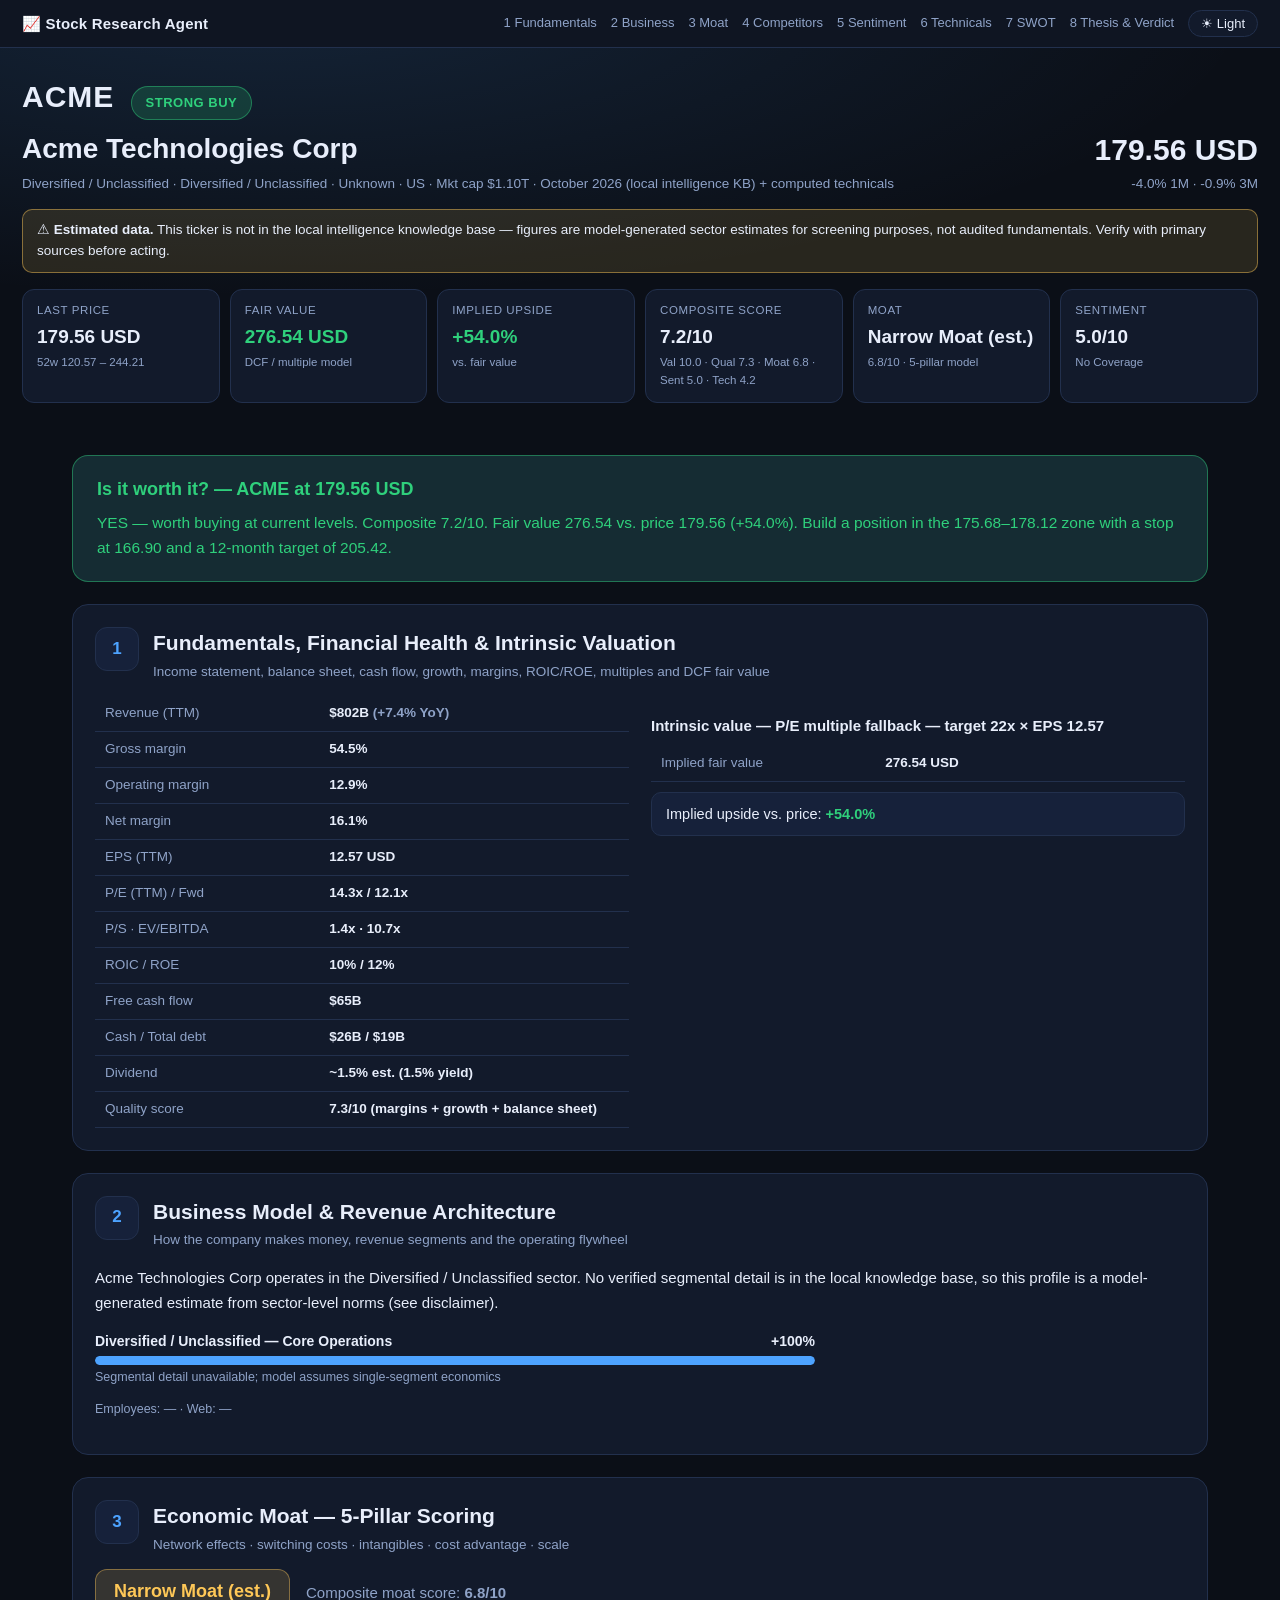
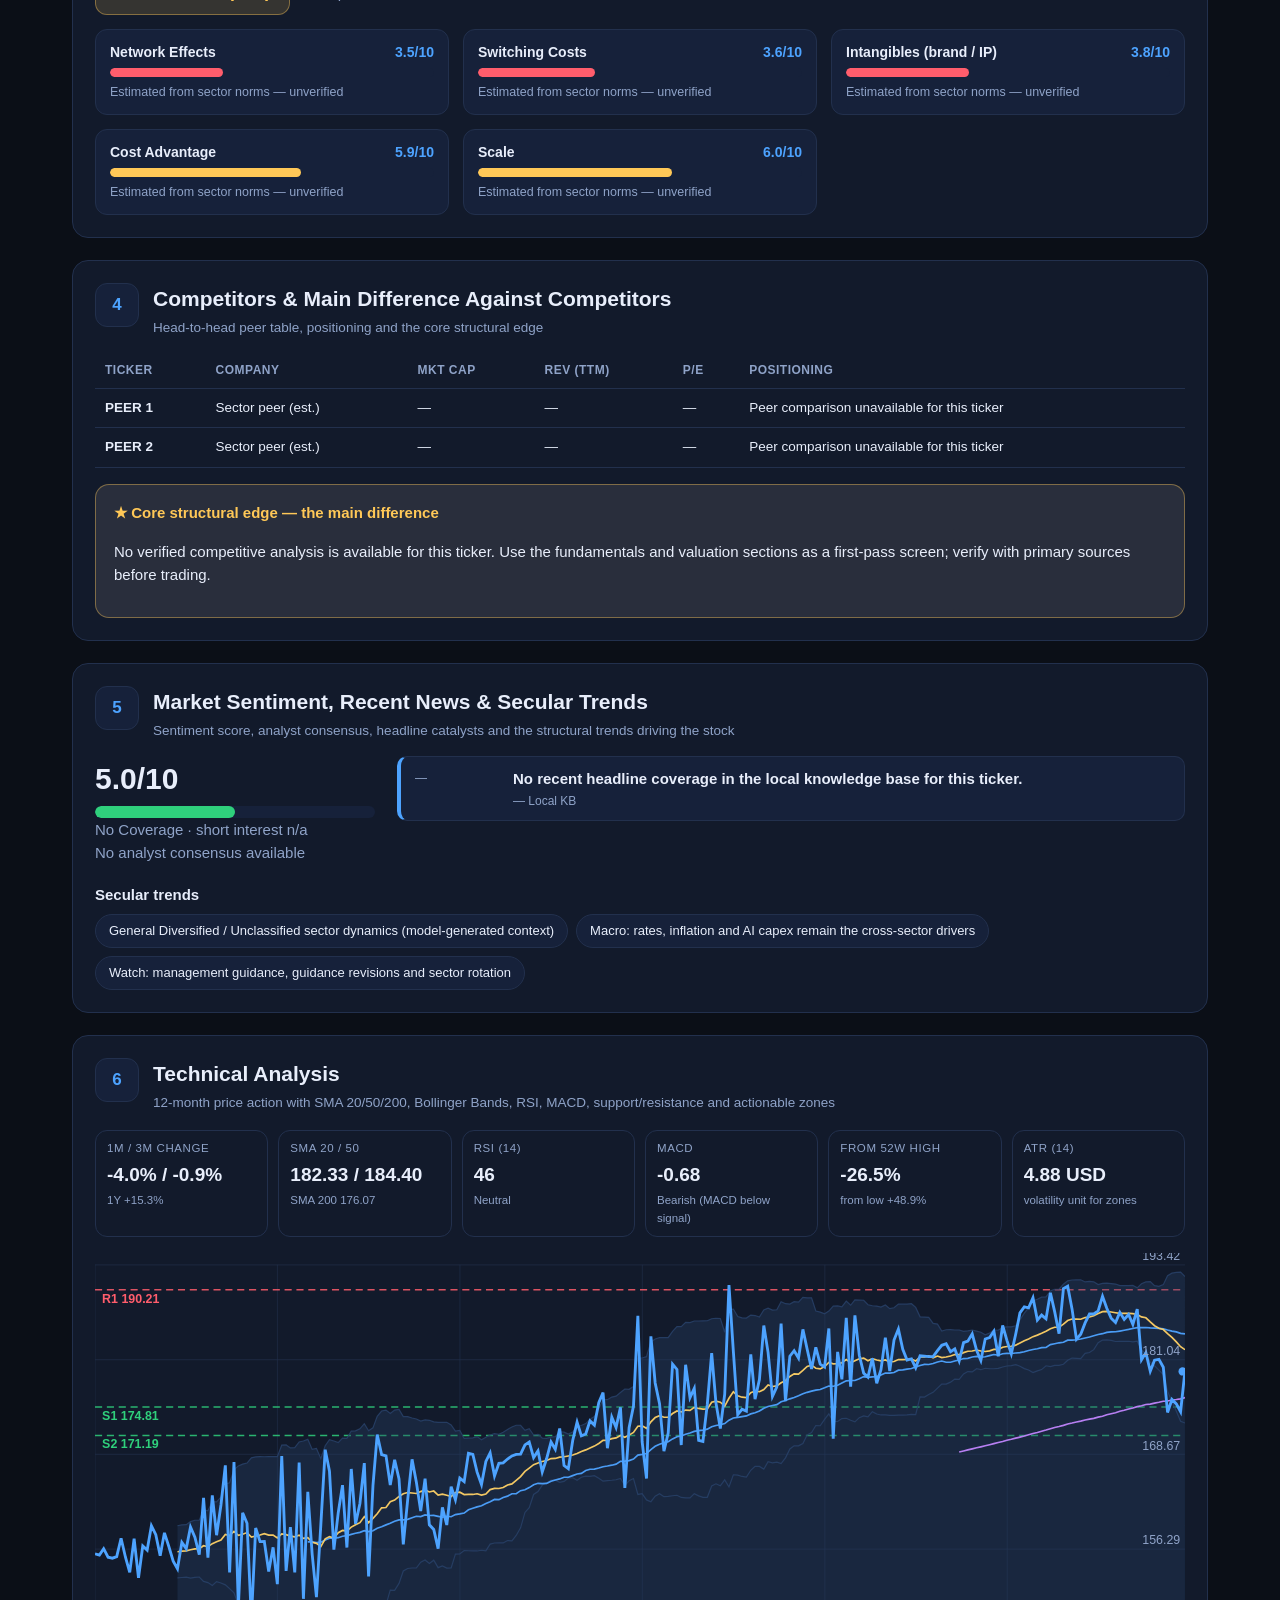
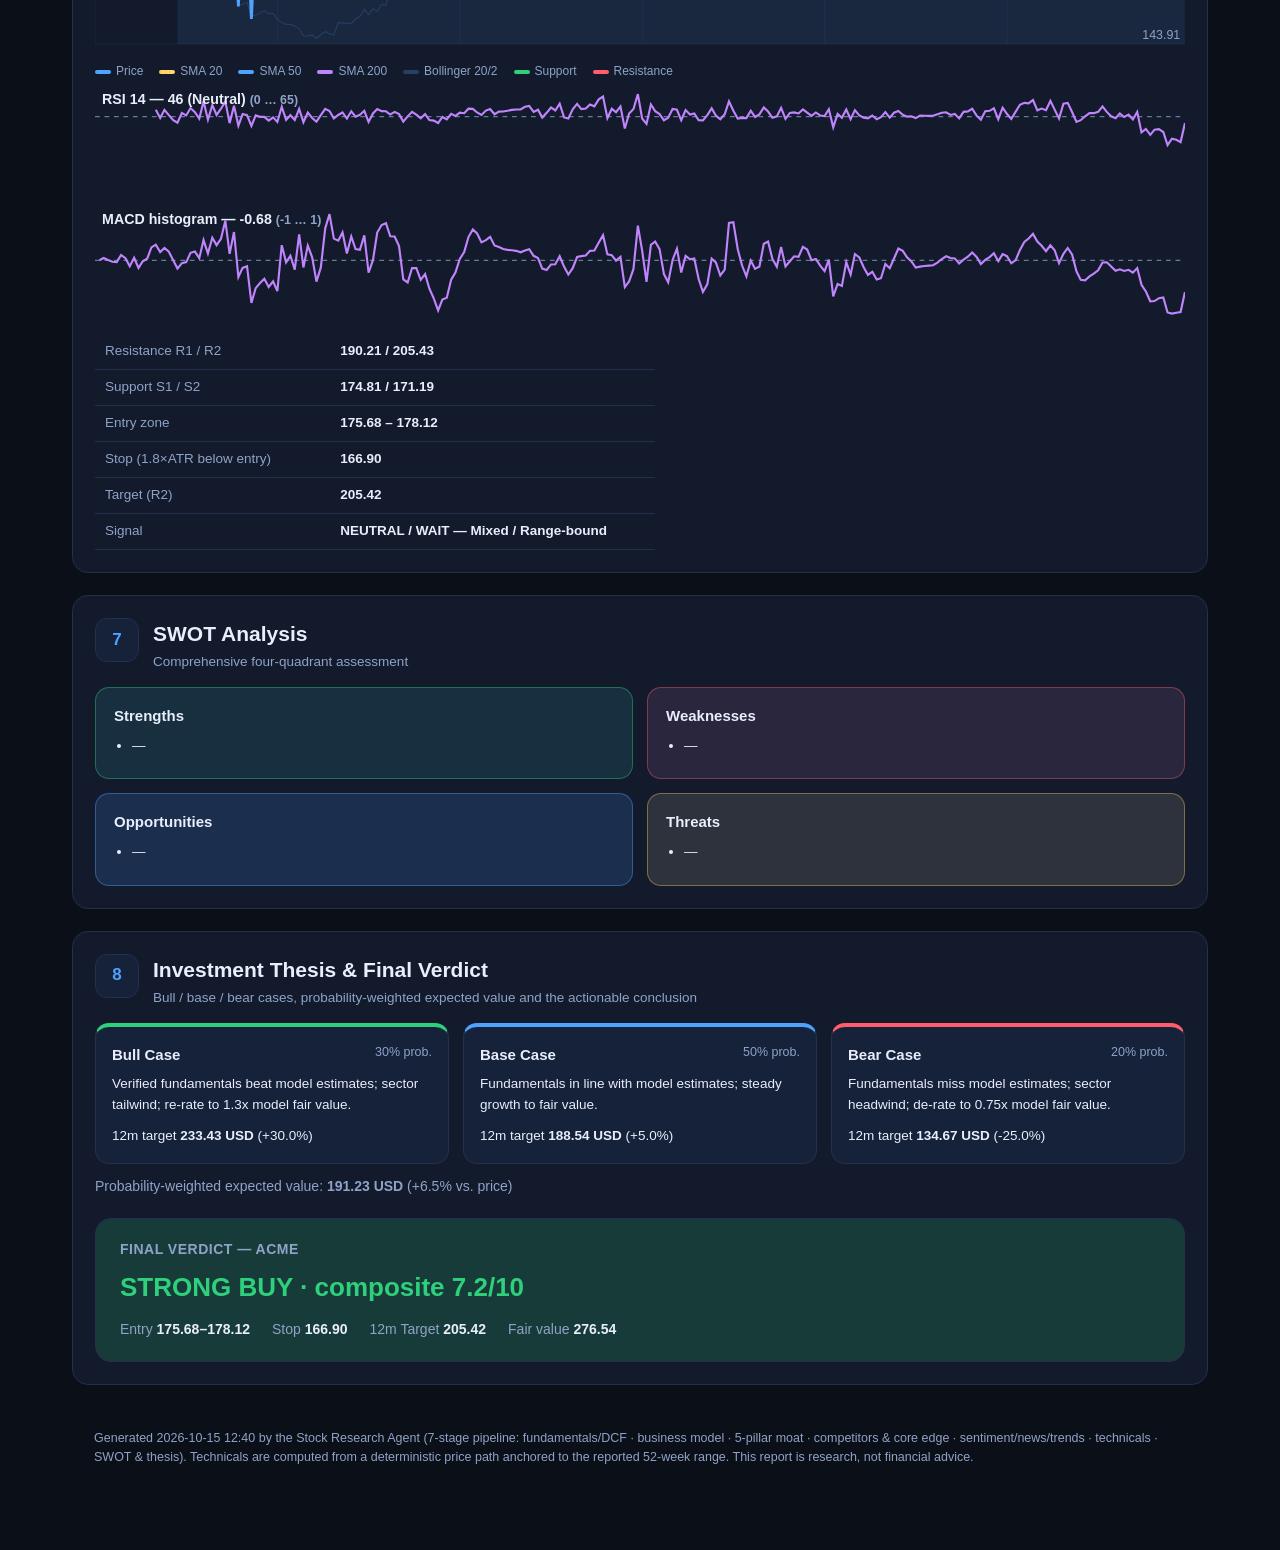
<file: stock_research_agent/reports/ACME_research_report.html>
<!DOCTYPE html>
<html lang="en" data-theme="dark">
<head>
<meta charset="utf-8"/>
<meta name="viewport" content="width=device-width, initial-scale=1"/>
<title>ACME — Stock Research Report</title>
<style>
:root{
  --bg:#0b0f17; --bg2:#0f1522; --card:#121a2b; --card2:#16213a;
  --line:#22304d; --txt:#e8eefb; --muted:#8fa3c8; --accent:#4da3ff;
  --up:#2fd07c; --dn:#ff5d6c; --gold:#ffc857;
  --s20:#ffd166; --s50:#4da3ff; --s200:#c084fc; --boll:#274066;
  --sup:#2fd07c; --res:#ff5d6c;
  --good:#2fd07c; --mid:#ffc857; --bad:#ff5d6c;
}
html[data-theme="light"]{
  --bg:#f4f6fb; --bg2:#ffffff; --card:#ffffff; --card2:#eef2fa;
  --line:#d7e0f0; --txt:#17233d; --muted:#5b6c8f; --accent:#1668d6;
  --up:#0d9d5c; --dn:#d63347; --gold:#c78a00;
  --s20:#d99a00; --s50:#1668d6; --s200:#7b3ff2; --boll:#dbe6f8;
  --sup:#0d9d5c; --res:#d63347;
  --good:#0d9d5c; --mid:#c78a00; --bad:#d63347;
}
*{box-sizing:border-box}
body{margin:0;background:var(--bg);color:var(--txt);
  font:15px/1.55 -apple-system,BlinkMacSystemFont,"Segoe UI",Roboto,Inter,Arial,sans-serif}
a{color:var(--accent);text-decoration:none}
a:hover{text-decoration:underline}
.topnav{position:sticky;top:0;z-index:50;display:flex;align-items:center;justify-content:space-between;
  gap:12px;padding:10px 22px;background:var(--bg2);border-bottom:1px solid var(--line);flex-wrap:wrap}
.brand{font-weight:700;letter-spacing:.2px}
.nav-links{display:flex;gap:14px;flex-wrap:wrap;align-items:center;font-size:13px}
.nav-links a{color:var(--muted)}
.nav-links a:hover{color:var(--txt);text-decoration:none}
.theme-btn{background:var(--card);border:1px solid var(--line);color:var(--txt);
  padding:5px 12px;border-radius:20px;cursor:pointer;font-size:13px}
.hero{padding:26px 22px 10px;background:
  radial-gradient(1000px 300px at 20% -50px, color-mix(in srgb, var(--accent) 14%, transparent), transparent)}
.hero-top{display:flex;justify-content:space-between;gap:18px;flex-wrap:wrap;align-items:flex-end}
h1{margin:6px 0 4px;font-size:28px}
.big-ticker{font-size:30px;font-weight:800;letter-spacing:1px;margin-right:12px}
.meta-line{color:var(--muted);margin:0;font-size:13.5px}
.hero-price{text-align:right}
.hero-last{font-size:30px;font-weight:800}
.hero-chg{color:var(--muted);font-size:13.5px}
.badge{display:inline-block;padding:6px 14px;border-radius:20px;font-weight:800;font-size:13px;letter-spacing:.5px}
.v-buy{background:color-mix(in srgb,var(--up) 18%, transparent);color:var(--up);
  border:1px solid color-mix(in srgb,var(--up) 45%, transparent)}
.v-hold{background:color-mix(in srgb,var(--gold) 16%, transparent);color:var(--gold);
  border:1px solid color-mix(in srgb,var(--gold) 45%, transparent)}
.v-avoid{background:color-mix(in srgb,var(--dn) 16%, transparent);color:var(--dn);
  border:1px solid color-mix(in srgb,var(--dn) 45%, transparent)}
.banner{padding:10px 14px;border-radius:10px;margin:14px 0;font-size:13.5px}
.banner.ok{background:color-mix(in srgb,var(--accent) 10%, transparent);
  border:1px solid color-mix(in srgb,var(--accent) 35%, transparent)}
.banner.warn{background:color-mix(in srgb,var(--gold) 12%, transparent);
  border:1px solid color-mix(in srgb,var(--gold) 45%, transparent)}
.kpi-strip{display:grid;grid-template-columns:repeat(auto-fit,minmax(150px,1fr));gap:10px;margin:16px 0}
.kpi{background:var(--card);border:1px solid var(--line);border-radius:12px;padding:12px 14px}
.kpi-strip.small .kpi{padding:9px 11px}
.kpi-label{color:var(--muted);font-size:11.5px;text-transform:uppercase;letter-spacing:.6px}
.kpi-value{font-size:19px;font-weight:800;margin-top:3px}
.kpi-sub{color:var(--muted);font-size:11.5px;margin-top:2px}
.tone-up .kpi-value{color:var(--up)} .tone-dn .kpi-value{color:var(--dn)}
main{padding:8px 22px 30px;max-width:1180px;margin:0 auto}
.card{background:var(--card);border:1px solid var(--line);border-radius:16px;
  padding:22px;margin:22px 0;scroll-margin-top:70px}
.sec-head{display:flex;gap:14px;align-items:flex-start;margin-bottom:14px}
.sec-num{background:var(--card2);border:1px solid var(--line);color:var(--accent);
  min-width:44px;height:44px;border-radius:12px;display:flex;align-items:center;justify-content:center;
  font-weight:800;font-size:17px}
.sec-head h2{margin:0 0 2px;font-size:21px}
.sec-sub{color:var(--muted);margin:0;font-size:13.5px}
h3.sub{margin:18px 0 8px;font-size:15px}
.prose{font-size:15px;line-height:1.65}
.muted{color:var(--muted)} .small{font-size:12.5px}
.two-col{display:grid;grid-template-columns:1fr 1fr;gap:22px}
@media(max-width:860px){.two-col{grid-template-columns:1fr}}
.tbl{width:100%;border-collapse:collapse;font-size:13.5px}
.tbl td{padding:7px 10px;border-bottom:1px solid var(--line);vertical-align:top}
.tbl .rk{color:var(--muted);width:42%}
.tbl .rv{font-weight:600}
.tbl.peers th{padding:8px 10px;text-align:left;color:var(--muted);font-size:12px;
  text-transform:uppercase;letter-spacing:.5px;border-bottom:1px solid var(--line)}
.tbl.peers td{padding:9px 10px}
.tbl.levels{margin-top:14px;max-width:560px}
.upside-box{margin-top:10px;padding:10px 14px;border-radius:10px;font-size:14.5px;
  background:var(--card2);border:1px solid var(--line)}
.upside-box.tone-up b{color:var(--up)} .upside-box.tone-dn b{color:var(--dn)}
.segs{display:grid;gap:12px;margin-top:10px;max-width:720px}
.seg-head{display:flex;justify-content:space-between;font-size:14px;font-weight:700}
.seg-note{color:var(--muted);font-size:12.5px;margin-top:3px}
.bar{height:9px;background:var(--card2);border-radius:6px;overflow:hidden;margin-top:4px}
.bar.big{height:12px}
.bar-fill{height:100%;border-radius:6px}
.bar-fill.good{background:var(--good)} .bar-fill.mid{background:var(--mid)}
.bar-fill.bad{background:var(--bad)} .bar-fill.seg-fill{background:var(--accent)}
.moat-top{display:flex;gap:16px;align-items:center;margin:6px 0 14px;flex-wrap:wrap}
.moat-badge{font-size:18px;font-weight:800;padding:8px 18px;border-radius:12px;
  background:color-mix(in srgb,var(--gold) 15%, transparent);color:var(--gold);
  border:1px solid color-mix(in srgb,var(--gold) 40%, transparent)}
.moat-score{color:var(--muted)}
.pillars{display:grid;grid-template-columns:repeat(auto-fit,minmax(300px,1fr));gap:14px}
.pillar{background:var(--card2);border:1px solid var(--line);border-radius:12px;padding:12px 14px}
.pillar-head{display:flex;justify-content:space-between;font-weight:700;font-size:14px}
.pill-score{color:var(--accent)}
.pillar-note{color:var(--muted);font-size:12.5px;margin-top:6px}
.edge-box{margin-top:16px;padding:16px 18px;border-radius:14px;
  background:color-mix(in srgb,var(--gold) 8%, var(--card2));
  border:1px solid color-mix(in srgb,var(--gold) 40%, transparent)}
.edge-title{font-weight:800;color:var(--gold);margin-bottom:6px}
.sent-grid{display:grid;grid-template-columns:280px 1fr;gap:22px}
@media(max-width:860px){.sent-grid{grid-template-columns:1fr}}
.sent-score{font-size:30px;font-weight:800}
.news-list{display:grid;gap:10px;align-content:start}
.news{display:flex;gap:12px;background:var(--card2);border:1px solid var(--line);
  border-radius:10px;padding:10px 14px;border-left:4px solid var(--accent)}
.news.pos{border-left-color:var(--up)} .news.neg{border-left-color:var(--dn)}
.news-date{color:var(--muted);font-size:12px;min-width:86px;padding-top:2px}
.news-src{display:block;color:var(--muted);font-size:12px;margin-top:2px}
.chips{display:flex;flex-wrap:wrap;gap:8px;margin-top:8px}
.chip{background:var(--card2);border:1px solid var(--line);border-radius:20px;
  padding:6px 13px;font-size:13px}
.chart{width:100%;height:auto;display:block;margin-top:8px}
.chart.mini{margin-top:6px}
.grid{stroke:var(--line);stroke-width:1;opacity:.5}
.price{fill:none;stroke:var(--accent);stroke-width:2.4}
.sma20{fill:none;stroke:var(--s20);stroke-width:1.4;opacity:.95}
.sma50{fill:none;stroke:var(--s50);stroke-width:1.4;opacity:.95}
.sma200{fill:none;stroke:var(--s200);stroke-width:1.4;opacity:.95}
.boll-fill{fill:var(--boll);opacity:.35}
.boll-up,.boll-lo{fill:none;stroke:var(--boll);stroke-width:1;opacity:.9}
.hi,.lo{stroke:var(--muted);stroke-width:1;stroke-dasharray:5 4;opacity:.8}
.res{stroke:var(--res);stroke-width:1.2;stroke-dasharray:6 4;opacity:.85}
.sup{stroke:var(--sup);stroke-width:1.2;stroke-dasharray:6 4;opacity:.85}
.tag-hi,.tag-lo{fill:var(--muted);font-size:10.5px}
.tag-res{fill:var(--res);font-size:10.5px;font-weight:700}
.tag-sup{fill:var(--sup);font-size:10.5px;font-weight:700}
.tag-title{fill:var(--txt);font-size:12px;font-weight:700}
.axis{fill:var(--muted);font-size:10.5px}
.ref{stroke:var(--muted);stroke-width:1;stroke-dasharray:4 4;opacity:.7}
.line-accent{fill:none;stroke:var(--s200);stroke-width:1.8}
.dot{fill:var(--accent)}
.legend{display:flex;gap:16px;flex-wrap:wrap;font-size:12px;color:var(--muted);margin-top:6px}
.sw{display:inline-block;width:16px;height:4px;border-radius:2px;margin-right:5px;vertical-align:middle}
.sw-price{background:var(--accent)} .sw-20{background:var(--s20)}
.sw-50{background:var(--s50)} .sw-200{background:var(--s200)}
.sw-boll{background:var(--boll)} .sw-sup{background:var(--sup)} .sw-res{background:var(--res)}
.swot-grid{display:grid;grid-template-columns:1fr 1fr;gap:14px}
@media(max-width:860px){.swot-grid{grid-template-columns:1fr}}
.swot{border-radius:14px;padding:16px 18px;border:1px solid var(--line)}
.swot h4{margin:0 0 8px;font-size:15px}
.swot ul{margin:0;padding-left:18px}
.swot li{margin:6px 0;font-size:13.5px}
.swot.s{background:color-mix(in srgb,var(--up) 8%, var(--card2));
  border-color:color-mix(in srgb,var(--up) 40%, transparent)}
.swot.w{background:color-mix(in srgb,var(--dn) 8%, var(--card2));
  border-color:color-mix(in srgb,var(--dn) 40%, transparent)}
.swot.o{background:color-mix(in srgb,var(--accent) 10%, var(--card2));
  border-color:color-mix(in srgb,var(--accent) 40%, transparent)}
.swot.t{background:color-mix(in srgb,var(--gold) 10%, var(--card2));
  border-color:color-mix(in srgb,var(--gold) 40%, transparent)}
.cases{display:grid;grid-template-columns:repeat(auto-fit,minmax(260px,1fr));gap:14px}
.case{background:var(--card2);border:1px solid var(--line);border-radius:14px;padding:16px}
.case.bull{border-top:4px solid var(--up)} .case.base{border-top:4px solid var(--accent)}
.case.bear{border-top:4px solid var(--dn)}
.case-head{display:flex;justify-content:space-between;margin-bottom:8px}
.case-label{font-weight:800}
.case-prob{color:var(--muted);font-size:12.5px}
.case p{margin:0 0 10px;font-size:13.5px;color:var(--txt)}
.case-target{font-size:13.5px}
.ev-line{margin-top:12px;color:var(--muted);font-size:14px}
.verdict-banner{padding:20px 24px;border-radius:16px;margin-top:18px;font-size:16px}
.verdict-banner p{margin:8px 0 0;font-size:15.5px;line-height:1.6}
.vb-title{font-weight:800;font-size:18px}
.final{margin-top:20px;padding:20px 24px;border-radius:16px;border:1px solid var(--line)}
.final-label{font-weight:800;letter-spacing:.5px;font-size:14px;color:var(--muted)}
.final-score{font-size:26px;font-weight:800;margin:6px 0 12px}
.final.v-buy .final-score{color:var(--up)} .final.v-hold .final-score{color:var(--gold)}
.final.v-avoid .final-score{color:var(--dn)}
.final-zones{display:flex;gap:22px;flex-wrap:wrap;font-size:14px;color:var(--muted)}
.final-zones b{color:var(--txt)}
.verdict-banner.v-buy{background:color-mix(in srgb,var(--up) 10%, var(--card));
  border:1px solid color-mix(in srgb,var(--up) 45%, transparent)}
.verdict-banner.v-hold{background:color-mix(in srgb,var(--gold) 10%, var(--card));
  border:1px solid color-mix(in srgb,var(--gold) 45%, transparent)}
.verdict-banner.v-avoid{background:color-mix(in srgb,var(--dn) 10%, var(--card));
  border:1px solid color-mix(in srgb,var(--dn) 45%, transparent)}
footer{color:var(--muted);font-size:12.5px;padding:10px 22px 40px;max-width:1180px;margin:0 auto}
</style>
</head>
<body>
<nav class="topnav">
  <div class="brand">📈 Stock Research Agent</div>
  <div class="nav-links">
    <a href="#s1">1 Fundamentals</a><a href="#s2">2 Business</a><a href="#s3">3 Moat</a>
    <a href="#s4">4 Competitors</a><a href="#s5">5 Sentiment</a><a href="#s6">6 Technicals</a>
    <a href="#s7">7 SWOT</a><a href="#s8">8 Thesis &amp; Verdict</a>
    <button id="themeBtn" class="theme-btn" type="button">☀ Light</button>
  </div>
</nav>

<header class="hero">
  <div class="hero-top">
    <div>
      <div class="ticker-row"><span class="big-ticker">ACME</span>
        <span class="badge v-buy">STRONG BUY</span></div>
      <h1>Acme Technologies Corp</h1>
      <p class="meta-line">Diversified / Unclassified · Diversified / Unclassified · Unknown ·
        US · Mkt cap $1.10T · October 2026 (local intelligence KB) + computed technicals</p>
    </div>
    <div class="hero-price">
      <div class="hero-last">179.56 USD</div>
      <div class="hero-chg">-4.0% 1M · -0.9% 3M</div>
    </div>
  </div>
  <div class="banner warn">⚠ <b>Estimated data.</b> This ticker is not in the local intelligence knowledge base — figures are model-generated sector estimates for screening purposes, not audited fundamentals. Verify with primary sources before acting.</div>
  <div class="kpi-strip"><div class="kpi "><div class="kpi-label">Last price</div><div class="kpi-value">179.56 USD</div><div class="kpi-sub">52w 120.57 – 244.21</div></div><div class="kpi tone-up"><div class="kpi-label">Fair value</div><div class="kpi-value">276.54 USD</div><div class="kpi-sub">DCF / multiple model</div></div><div class="kpi tone-up"><div class="kpi-label">Implied upside</div><div class="kpi-value">+54.0%</div><div class="kpi-sub">vs. fair value</div></div><div class="kpi "><div class="kpi-label">Composite score</div><div class="kpi-value">7.2/10</div><div class="kpi-sub">Val 10.0 · Qual 7.3 · Moat 6.8 · Sent 5.0 · Tech 4.2</div></div><div class="kpi "><div class="kpi-label">Moat</div><div class="kpi-value">Narrow Moat (est.)</div><div class="kpi-sub">6.8/10 · 5-pillar model</div></div><div class="kpi "><div class="kpi-label">Sentiment</div><div class="kpi-value">5.0/10</div><div class="kpi-sub">No Coverage</div></div></div>
</header>

<main>
<section id="s0" class="verdict-banner v-buy">
  <div class="vb-title">Is it worth it? — ACME at 179.56 USD</div>
  <p>YES — worth buying at current levels. Composite 7.2/10. Fair value 276.54 vs. price 179.56 (+54.0%). Build a position in the 175.68–178.12 zone with a stop at 166.90 and a 12-month target of 205.42.</p>
</section>

<section id="s1" class="card">
<header class="sec-head"><div class="sec-num">1</div><div><h2>Fundamentals, Financial Health &amp; Intrinsic Valuation</h2><p class="sec-sub">Income statement, balance sheet, cash flow, growth, margins, ROIC/ROE, multiples and DCF fair value</p></div></header>
  <div class="two-col">
    <div>
      <table class="tbl"><tr><td class="rk">Revenue (TTM)</td><td class="rv">$802B <span class='muted'>(+7.4% YoY)</span></td></tr><tr><td class="rk">Gross margin</td><td class="rv">54.5%</td></tr><tr><td class="rk">Operating margin</td><td class="rv">12.9%</td></tr><tr><td class="rk">Net margin</td><td class="rv">16.1%</td></tr><tr><td class="rk">EPS (TTM)</td><td class="rv">12.57 USD</td></tr><tr><td class="rk">P/E (TTM) / Fwd</td><td class="rv">14.3x / 12.1x</td></tr><tr><td class="rk">P/S · EV/EBITDA</td><td class="rv">1.4x · 10.7x</td></tr><tr><td class="rk">ROIC / ROE</td><td class="rv">10% / 12%</td></tr><tr><td class="rk">Free cash flow</td><td class="rv">$65B</td></tr><tr><td class="rk">Cash / Total debt</td><td class="rv">$26B / $19B</td></tr><tr><td class="rk">Dividend</td><td class="rv">~1.5% est. (1.5% yield)</td></tr><tr><td class="rk">Quality score</td><td class="rv">7.3/10 (margins + growth + balance sheet)</td></tr></table>
    </div>
    <div>
      <h3 class="sub">Intrinsic value — P/E multiple fallback — target 22x × EPS 12.57</h3>
      <table class="tbl"><tr><td class="rk">Implied fair value</td><td class="rv"><b>276.54 USD</b></td></tr></table>
      <div class="upside-box tone-up">Implied upside vs. price: <b>+54.0%</b></div>
    </div>
  </div>
</section>

<section id="s2" class="card">
<header class="sec-head"><div class="sec-num">2</div><div><h2>Business Model &amp; Revenue Architecture</h2><p class="sec-sub">How the company makes money, revenue segments and the operating flywheel</p></div></header>
  <p class="prose">Acme Technologies Corp operates in the Diversified / Unclassified sector. No verified segmental detail is in the local knowledge base, so this profile is a model-generated estimate from sector-level norms (see disclaimer).</p>
  <div class="segs"><div class="seg"><div class="seg-head"><span>Diversified / Unclassified — Core Operations</span><span>+100%</span></div><div class="bar"><div class="bar-fill seg-fill" style="width:100%"></div></div><div class="seg-note">Segmental detail unavailable; model assumes single-segment economics</div></div></div>
  <p class="muted small">Employees: — · Web: —</p>
</section>

<section id="s3" class="card">
<header class="sec-head"><div class="sec-num">3</div><div><h2>Economic Moat — 5-Pillar Scoring</h2><p class="sec-sub">Network effects · switching costs · intangibles · cost advantage · scale</p></div></header>
  <div class="moat-top">
    <div class="moat-badge">Narrow Moat (est.)</div>
    <div class="moat-score">Composite moat score: <b>6.8/10</b></div>
  </div>
  <div class="pillars"><div class="pillar"><div class="pillar-head"><span>Network Effects</span><span class="pill-score">3.5/10</span></div><div class="bar"><div class="bar-fill bad" style="width:35%"></div></div><div class="pillar-note">Estimated from sector norms — unverified</div></div><div class="pillar"><div class="pillar-head"><span>Switching Costs</span><span class="pill-score">3.6/10</span></div><div class="bar"><div class="bar-fill bad" style="width:36%"></div></div><div class="pillar-note">Estimated from sector norms — unverified</div></div><div class="pillar"><div class="pillar-head"><span>Intangibles (brand / IP)</span><span class="pill-score">3.8/10</span></div><div class="bar"><div class="bar-fill bad" style="width:38%"></div></div><div class="pillar-note">Estimated from sector norms — unverified</div></div><div class="pillar"><div class="pillar-head"><span>Cost Advantage</span><span class="pill-score">5.9/10</span></div><div class="bar"><div class="bar-fill mid" style="width:59%"></div></div><div class="pillar-note">Estimated from sector norms — unverified</div></div><div class="pillar"><div class="pillar-head"><span>Scale</span><span class="pill-score">6.0/10</span></div><div class="bar"><div class="bar-fill mid" style="width:60%"></div></div><div class="pillar-note">Estimated from sector norms — unverified</div></div></div>
</section>

<section id="s4" class="card">
<header class="sec-head"><div class="sec-num">4</div><div><h2>Competitors &amp; Main Difference Against Competitors</h2><p class="sec-sub">Head-to-head peer table, positioning and the core structural edge</p></div></header>
  <table class="tbl peers"><thead><tr><th>Ticker</th><th>Company</th><th>Mkt Cap</th>
    <th>Rev (TTM)</th><th>P/E</th><th>Positioning</th></tr></thead>
  <tbody><tr><td><b>PEER 1</b></td><td>Sector peer (est.)</td><td>—</td><td>—</td><td>—</td><td>Peer comparison unavailable for this ticker</td></tr><tr><td><b>PEER 2</b></td><td>Sector peer (est.)</td><td>—</td><td>—</td><td>—</td><td>Peer comparison unavailable for this ticker</td></tr></tbody></table>
  <div class="edge-box"><div class="edge-title">★ Core structural edge — the main difference</div>
  <p>No verified competitive analysis is available for this ticker. Use the fundamentals and valuation sections as a first-pass screen; verify with primary sources before trading.</p></div>
</section>

<section id="s5" class="card">
<header class="sec-head"><div class="sec-num">5</div><div><h2>Market Sentiment, Recent News &amp; Secular Trends</h2><p class="sec-sub">Sentiment score, analyst consensus, headline catalysts and the structural trends driving the stock</p></div></header>
  <div class="sent-grid">
    <div class="sent-meter">
      <div class="sent-score">5.0/10</div>
      <div class="bar big"><div class="bar-fill good" style="width:50%"></div></div>
      <div class="muted">No Coverage · short interest n/a</div>
      <div class="muted">No analyst consensus available</div>
    </div>
    <div class="news-list"><div class="news mixed"><div class="news-date">—</div><div class="news-body"><b>No recent headline coverage in the local knowledge base for this ticker.</b><span class="news-src">— Local KB</span></div></div></div>
  </div>
  <h3 class="sub">Secular trends</h3>
  <div class="chips"><span class="chip">General Diversified / Unclassified sector dynamics (model-generated context)</span><span class="chip">Macro: rates, inflation and AI capex remain the cross-sector drivers</span><span class="chip">Watch: management guidance, guidance revisions and sector rotation</span></div>
</section>

<section id="s6" class="card">
<header class="sec-head"><div class="sec-num">6</div><div><h2>Technical Analysis</h2><p class="sec-sub">12-month price action with SMA 20/50/200, Bollinger Bands, RSI, MACD, support/resistance and actionable zones</p></div></header>
  <div class="kpi-strip small"><div class="kpi "><div class="kpi-label">1M / 3M change</div><div class="kpi-value">-4.0% / -0.9%</div><div class="kpi-sub">1Y +15.3%</div></div><div class="kpi "><div class="kpi-label">SMA 20 / 50</div><div class="kpi-value">182.33 / 184.40</div><div class="kpi-sub">SMA 200 176.07</div></div><div class="kpi "><div class="kpi-label">RSI (14)</div><div class="kpi-value">46</div><div class="kpi-sub">Neutral</div></div><div class="kpi "><div class="kpi-label">MACD</div><div class="kpi-value">-0.68</div><div class="kpi-sub">Bearish (MACD below signal)</div></div><div class="kpi "><div class="kpi-label">From 52w high</div><div class="kpi-value">-26.5%</div><div class="kpi-sub">from low +48.9%</div></div><div class="kpi "><div class="kpi-label">ATR (14)</div><div class="kpi-value">4.88 USD</div><div class="kpi-sub">volatility unit for zones</div></div></div>
  <svg viewBox="0 0 920 340" class="chart" role="img" aria-label="12-month price chart">
      <line x1="0" y1="330" x2="920" y2="330" class="grid"/><line x1="0" y1="250" x2="920" y2="250" class="grid"/><line x1="0" y1="170" x2="920" y2="170" class="grid"/><line x1="0" y1="90" x2="920" y2="90" class="grid"/><line x1="0" y1="10" x2="920" y2="10" class="grid"/><line x1="0" y1="10" x2="0" y2="330" class="grid"/><line x1="154" y1="10" x2="154" y2="330" class="grid"/><line x1="308" y1="10" x2="308" y2="330" class="grid"/><line x1="462" y1="10" x2="462" y2="330" class="grid"/><line x1="616" y1="10" x2="616" y2="330" class="grid"/><line x1="770" y1="10" x2="770" y2="330" class="grid"/><line x1="0" y1="-318" x2="920" y2="-318" class="hi"/><text x="6" y="-322" class="tag-hi">52w High 244.21</text><line x1="0" y1="481" x2="920" y2="481" class="lo"/><text x="6" y="477" class="tag-lo">52w Low 120.57</text><line x1="0" y1="31" x2="920" y2="31" class="res"/><text x="6" y="42" class="tag-res">R1 190.21</text><line x1="0" y1="130" x2="920" y2="130" class="sup"/><text x="6" y="141" class="tag-sup">S1 174.81</text><line x1="0" y1="154" x2="920" y2="154" class="sup"/><text x="6" y="165" class="tag-sup">S2 171.19</text>
      <polygon points="69.6,230.2 69.6,230.2 73.3,229.5 77.0,229.3 80.6,226.7 84.3,225.6 88.0,225.6 91.6,216.9 95.3,217.6 99.0,209.9 102.6,210.0 106.3,206.0 110.0,194.9 113.6,193.9 117.3,183.1 121.0,179.7 124.6,178.2 128.3,177.3 132.0,172.9 135.6,172.1 139.3,171.9 142.9,172.0 146.6,171.8 150.3,171.8 153.9,171.9 157.6,162.2 161.3,162.0 164.9,164.5 168.6,164.3 172.3,159.5 175.9,158.7 179.6,157.3 183.3,165.8 186.9,165.0 190.6,173.6 194.3,162.7 197.9,157.6 201.6,158.7 205.3,160.1 208.9,156.3 212.6,156.4 216.3,150.3 219.9,150.1 223.6,148.4 227.3,144.1 230.9,150.0 234.6,147.6 238.2,137.8 241.9,133.4 245.6,132.6 249.2,135.5 252.9,132.6 256.6,132.1 260.2,138.1 263.9,138.1 267.6,139.3 271.2,140.1 274.9,141.9 278.6,140.9 282.2,141.2 285.9,142.5 289.6,142.9 293.2,143.0 296.9,142.9 300.6,145.1 304.2,150.3 307.9,149.8 311.6,156.5 315.2,156.3 318.9,156.1 322.5,155.0 326.2,157.7 329.9,155.6 333.5,153.6 337.2,152.5 340.9,153.0 344.5,151.3 348.2,148.9 351.9,146.8 355.5,145.4 359.2,145.4 362.9,149.7 366.5,148.3 370.2,153.6 373.9,153.1 377.5,156.2 381.2,156.4 384.9,155.4 388.5,155.0 392.2,150.9 395.9,151.2 399.5,152.8 403.2,151.2 406.9,146.4 410.5,145.6 414.2,144.0 417.8,140.4 421.5,138.0 425.2,131.4 428.8,123.7 432.5,123.8 436.2,121.6 439.8,120.8 443.5,117.8 447.2,114.8 450.8,115.1 454.5,112.6 458.2,88.6 461.8,88.6 465.5,87.5 469.2,75.1 472.8,72.6 476.5,71.5 480.2,71.5 483.8,71.5 487.5,66.1 491.2,62.2 494.8,62.1 498.5,58.5 502.2,58.8 505.8,57.4 509.5,57.4 513.1,57.3 516.8,57.2 520.5,55.5 524.1,55.1 527.8,55.3 531.5,66.9 535.1,47.7 538.8,47.3 542.5,53.6 546.1,54.7 549.8,54.9 553.5,52.4 557.1,52.8 560.8,54.1 564.5,48.1 568.1,46.5 571.8,48.2 575.5,47.9 579.1,41.2 582.8,42.8 586.5,43.1 590.1,41.1 593.8,41.5 597.5,37.4 601.1,37.9 604.8,37.8 608.4,49.0 612.1,49.9 615.8,51.3 619.4,49.0 623.1,44.9 626.8,44.7 630.4,45.4 634.1,40.6 637.8,44.1 641.4,39.6 645.1,39.7 648.8,39.9 652.4,43.7 656.1,44.5 659.8,44.8 663.4,45.6 667.1,43.9 670.8,47.0 674.4,46.2 678.1,43.1 681.8,43.2 685.4,43.1 689.1,42.8 692.7,45.9 696.4,53.9 700.1,54.1 703.7,54.3 707.4,59.4 711.1,60.0 714.7,65.9 718.4,64.8 722.1,64.7 725.7,65.0 729.4,65.0 733.1,66.1 736.7,65.7 740.4,65.1 744.1,66.0 747.7,66.9 751.4,69.0 755.1,67.6 758.7,65.1 762.4,65.2 766.1,62.8 769.7,62.3 773.4,62.4 777.1,61.4 780.7,56.4 784.4,50.7 788.0,46.3 791.7,40.4 795.4,39.0 799.0,37.3 802.7,37.0 806.4,32.0 810.0,30.6 813.7,30.6 817.4,26.3 821.0,23.5 824.7,22.8 828.4,22.7 832.0,22.6 835.7,24.4 839.4,24.0 843.0,24.3 846.7,26.6 850.4,25.6 854.0,25.4 857.7,25.8 861.4,26.2 865.0,27.5 868.7,27.5 872.4,27.5 876.0,27.4 879.7,29.4 883.3,26.0 887.0,24.4 890.7,24.2 894.3,27.5 898.0,28.1 901.7,26.7 905.3,19.2 909.0,17.0 912.7,16.4 916.3,16.2 920.0,19.8 920.0,330 69.6,330" class="boll-fill"/>
      <polyline points="69.6,230.2 73.3,229.5 77.0,229.3 80.6,226.7 84.3,225.6 88.0,225.6 91.6,216.9 95.3,217.6 99.0,209.9 102.6,210.0 106.3,206.0 110.0,194.9 113.6,193.9 117.3,183.1 121.0,179.7 124.6,178.2 128.3,177.3 132.0,172.9 135.6,172.1 139.3,171.9 142.9,172.0 146.6,171.8 150.3,171.8 153.9,171.9 157.6,162.2 161.3,162.0 164.9,164.5 168.6,164.3 172.3,159.5 175.9,158.7 179.6,157.3 183.3,165.8 186.9,165.0 190.6,173.6 194.3,162.7 197.9,157.6 201.6,158.7 205.3,160.1 208.9,156.3 212.6,156.4 216.3,150.3 219.9,150.1 223.6,148.4 227.3,144.1 230.9,150.0 234.6,147.6 238.2,137.8 241.9,133.4 245.6,132.6 249.2,135.5 252.9,132.6 256.6,132.1 260.2,138.1 263.9,138.1 267.6,139.3 271.2,140.1 274.9,141.9 278.6,140.9 282.2,141.2 285.9,142.5 289.6,142.9 293.2,143.0 296.9,142.9 300.6,145.1 304.2,150.3 307.9,149.8 311.6,156.5 315.2,156.3 318.9,156.1 322.5,155.0 326.2,157.7 329.9,155.6 333.5,153.6 337.2,152.5 340.9,153.0 344.5,151.3 348.2,148.9 351.9,146.8 355.5,145.4 359.2,145.4 362.9,149.7 366.5,148.3 370.2,153.6 373.9,153.1 377.5,156.2 381.2,156.4 384.9,155.4 388.5,155.0 392.2,150.9 395.9,151.2 399.5,152.8 403.2,151.2 406.9,146.4 410.5,145.6 414.2,144.0 417.8,140.4 421.5,138.0 425.2,131.4 428.8,123.7 432.5,123.8 436.2,121.6 439.8,120.8 443.5,117.8 447.2,114.8 450.8,115.1 454.5,112.6 458.2,88.6 461.8,88.6 465.5,87.5 469.2,75.1 472.8,72.6 476.5,71.5 480.2,71.5 483.8,71.5 487.5,66.1 491.2,62.2 494.8,62.1 498.5,58.5 502.2,58.8 505.8,57.4 509.5,57.4 513.1,57.3 516.8,57.2 520.5,55.5 524.1,55.1 527.8,55.3 531.5,66.9 535.1,47.7 538.8,47.3 542.5,53.6 546.1,54.7 549.8,54.9 553.5,52.4 557.1,52.8 560.8,54.1 564.5,48.1 568.1,46.5 571.8,48.2 575.5,47.9 579.1,41.2 582.8,42.8 586.5,43.1 590.1,41.1 593.8,41.5 597.5,37.4 601.1,37.9 604.8,37.8 608.4,49.0 612.1,49.9 615.8,51.3 619.4,49.0 623.1,44.9 626.8,44.7 630.4,45.4 634.1,40.6 637.8,44.1 641.4,39.6 645.1,39.7 648.8,39.9 652.4,43.7 656.1,44.5 659.8,44.8 663.4,45.6 667.1,43.9 670.8,47.0 674.4,46.2 678.1,43.1 681.8,43.2 685.4,43.1 689.1,42.8 692.7,45.9 696.4,53.9 700.1,54.1 703.7,54.3 707.4,59.4 711.1,60.0 714.7,65.9 718.4,64.8 722.1,64.7 725.7,65.0 729.4,65.0 733.1,66.1 736.7,65.7 740.4,65.1 744.1,66.0 747.7,66.9 751.4,69.0 755.1,67.6 758.7,65.1 762.4,65.2 766.1,62.8 769.7,62.3 773.4,62.4 777.1,61.4 780.7,56.4 784.4,50.7 788.0,46.3 791.7,40.4 795.4,39.0 799.0,37.3 802.7,37.0 806.4,32.0 810.0,30.6 813.7,30.6 817.4,26.3 821.0,23.5 824.7,22.8 828.4,22.7 832.0,22.6 835.7,24.4 839.4,24.0 843.0,24.3 846.7,26.6 850.4,25.6 854.0,25.4 857.7,25.8 861.4,26.2 865.0,27.5 868.7,27.5 872.4,27.5 876.0,27.4 879.7,29.4 883.3,26.0 887.0,24.4 890.7,24.2 894.3,27.5 898.0,28.1 901.7,26.7 905.3,19.2 909.0,17.0 912.7,16.4 916.3,16.2 920.0,19.8" class="boll-up"/>
      <polyline points="69.6,274.2 73.3,273.9 77.0,273.6 80.6,274.4 84.3,273.8 88.0,273.5 91.6,277.2 95.3,278.2 99.0,280.6 102.6,277.4 106.3,278.5 110.0,280.1 113.6,283.3 117.3,286.8 121.0,297.0 124.6,296.6 128.3,294.8 132.0,306.4 135.6,305.6 139.3,304.1 142.9,301.8 146.6,304.4 150.3,304.3 153.9,309.0 157.6,311.9 161.3,313.5 164.9,313.5 168.6,314.9 172.3,317.0 175.9,323.1 179.6,323.4 183.3,322.4 186.9,325.3 190.6,322.0 194.3,319.7 197.9,321.3 201.6,322.4 205.3,312.0 208.9,312.2 212.6,312.6 216.3,312.6 219.9,308.8 223.6,306.8 227.3,300.8 230.9,305.2 234.6,300.3 238.2,302.3 241.9,296.7 245.6,297.0 249.2,284.5 252.9,284.7 256.6,278.9 260.2,268.4 263.9,266.3 267.6,265.9 271.2,265.9 274.9,260.9 278.6,259.1 282.2,262.1 285.9,259.3 289.6,265.6 293.2,264.1 296.9,266.0 300.6,265.9 304.2,254.1 307.9,254.0 311.6,251.2 315.2,251.3 318.9,251.4 322.5,251.5 326.2,250.9 329.9,251.4 333.5,245.7 337.2,244.8 340.9,244.6 344.5,244.7 348.2,242.7 351.9,242.9 355.5,238.4 359.2,232.0 362.9,219.0 366.5,214.9 370.2,203.8 373.9,201.3 377.5,195.9 381.2,194.0 384.9,191.6 388.5,191.7 392.2,193.6 395.9,192.8 399.5,189.9 403.2,189.7 406.9,191.9 410.5,189.3 414.2,188.4 417.8,188.5 421.5,188.0 425.2,190.1 428.8,192.6 432.5,192.1 436.2,191.8 439.8,191.4 443.5,190.2 447.2,196.3 450.8,192.3 454.5,190.4 458.2,203.8 461.8,203.1 465.5,208.4 469.2,209.9 472.8,205.2 476.5,203.2 480.2,205.7 483.8,205.4 487.5,204.9 491.2,204.5 494.8,206.3 498.5,206.7 502.2,206.7 505.8,203.1 509.5,205.0 513.1,206.3 516.8,206.2 520.5,196.6 524.1,194.8 527.8,196.5 531.5,191.5 535.1,197.5 538.8,187.2 542.5,187.5 546.1,188.6 549.8,189.1 553.5,183.4 557.1,180.1 560.8,180.1 564.5,182.4 568.1,176.2 571.8,177.2 575.5,176.6 579.1,177.8 582.8,172.9 586.5,165.4 590.1,162.8 593.8,162.8 597.5,160.8 601.1,153.6 604.8,151.5 608.4,145.6 612.1,145.8 615.8,140.4 619.4,135.8 623.1,142.3 626.8,142.2 630.4,139.8 634.1,139.5 637.8,141.2 641.4,142.5 645.1,139.0 648.8,137.5 652.4,138.3 656.1,133.9 659.8,135.9 663.4,136.7 667.1,136.6 670.8,137.0 674.4,137.1 678.1,136.8 681.8,136.8 685.4,136.6 689.1,136.2 692.7,136.4 696.4,121.4 700.1,121.6 703.7,119.5 707.4,117.6 711.1,114.0 714.7,110.6 718.4,110.7 722.1,109.0 725.7,106.4 729.4,106.6 733.1,102.1 736.7,100.1 740.4,100.4 744.1,97.7 747.7,98.5 751.4,97.3 755.1,97.7 758.7,97.7 762.4,97.4 766.1,96.2 769.7,95.4 773.4,95.1 777.1,94.2 780.7,95.6 784.4,97.6 788.0,98.8 791.7,100.9 795.4,99.5 799.0,98.4 802.7,95.2 806.4,95.9 810.0,94.9 813.7,94.9 817.4,93.9 821.0,90.5 824.7,88.7 828.4,88.9 832.0,89.2 835.7,84.7 839.4,84.0 843.0,81.6 846.7,75.7 850.4,73.5 854.0,73.3 857.7,73.8 861.4,74.7 865.0,74.6 868.7,74.6 872.4,74.5 876.0,75.0 879.7,74.4 883.3,81.9 887.0,85.1 890.7,92.2 894.3,95.2 898.0,98.8 901.7,102.6 905.3,116.7 909.0,125.4 912.7,133.6 916.3,142.0 920.0,143.5" class="boll-lo"/>
      <polyline points="729.4,168.0 733.1,167.1 736.7,166.2 740.4,165.3 744.1,164.4 747.7,163.6 751.4,162.7 755.1,161.8 758.7,160.9 762.4,160.0 766.1,159.1 769.7,158.0 773.4,157.2 777.1,156.3 780.7,155.4 784.4,154.5 788.0,153.4 791.7,152.4 795.4,151.5 799.0,150.4 802.7,149.4 806.4,148.3 810.0,147.3 813.7,146.5 817.4,145.5 821.0,144.3 824.7,143.5 828.4,142.6 832.0,141.9 835.7,141.0 839.4,140.2 843.0,139.6 846.7,138.5 850.4,137.8 854.0,136.5 857.7,135.7 861.4,134.9 865.0,133.6 868.7,132.7 872.4,131.7 876.0,130.8 879.7,129.7 883.3,128.9 887.0,127.9 890.7,127.6 894.3,126.7 898.0,126.0 901.7,125.1 905.3,124.9 909.0,124.1 912.7,123.7 916.3,123.1 920.0,122.1" class="sma200"/>
      <polyline points="179.6,243.8 183.3,243.8 186.9,244.5 190.6,244.1 194.3,242.3 197.9,240.8 201.6,240.7 205.3,240.3 208.9,239.1 212.6,238.6 216.3,237.5 219.9,236.6 223.6,235.8 227.3,234.4 230.9,235.2 234.6,234.4 238.2,232.3 241.9,231.0 245.6,229.5 249.2,228.2 252.9,226.4 256.6,225.3 260.2,225.2 263.9,224.8 267.6,223.5 271.2,222.2 274.9,222.5 278.6,221.1 282.2,221.6 285.9,221.5 289.6,222.3 293.2,223.0 296.9,222.2 300.6,222.6 304.2,220.8 307.9,220.2 311.6,219.5 315.2,216.7 318.9,215.5 322.5,214.3 326.2,213.3 329.9,211.5 333.5,209.9 337.2,208.0 340.9,208.2 344.5,206.3 348.2,205.2 351.9,203.2 355.5,203.1 359.2,200.6 362.9,199.9 366.5,198.0 370.2,195.6 373.9,194.4 377.5,194.7 381.2,194.5 384.9,192.7 388.5,191.6 392.2,190.7 395.9,189.3 399.5,189.3 403.2,187.9 406.9,186.5 410.5,186.0 414.2,183.6 417.8,182.5 421.5,182.4 425.2,181.5 428.8,180.4 432.5,179.8 436.2,179.1 439.8,178.2 443.5,175.9 447.2,175.7 450.8,175.2 454.5,173.9 458.2,170.6 461.8,170.0 465.5,169.2 469.2,165.9 472.8,163.1 476.5,161.4 480.2,160.1 483.8,159.2 487.5,156.9 491.2,155.1 494.8,154.5 498.5,153.0 502.2,152.0 505.8,150.6 509.5,149.9 513.1,149.5 516.8,148.7 520.5,146.6 524.1,145.6 527.8,145.0 531.5,144.0 535.1,141.1 538.8,139.3 542.5,138.7 546.1,138.1 549.8,137.5 553.5,135.8 557.1,134.9 560.8,133.4 564.5,131.1 568.1,129.6 571.8,128.7 575.5,128.0 579.1,125.6 582.8,124.5 586.5,123.1 590.1,121.9 593.8,120.5 597.5,118.8 601.1,117.6 604.8,116.6 608.4,115.7 612.1,115.2 615.8,113.8 619.4,112.3 623.1,112.5 626.8,111.6 630.4,109.8 634.1,107.9 637.8,107.6 641.4,107.6 645.1,106.1 648.8,104.3 652.4,105.0 656.1,104.6 659.8,104.2 663.4,102.9 667.1,101.3 670.8,101.4 674.4,100.9 678.1,98.9 681.8,98.7 685.4,98.0 689.1,97.5 692.7,96.3 696.4,94.9 700.1,94.0 703.7,94.1 707.4,93.3 711.1,92.0 714.7,91.2 718.4,92.2 722.1,92.2 725.7,91.1 729.4,90.3 733.1,89.1 736.7,88.9 740.4,87.8 744.1,87.3 747.7,87.9 751.4,87.6 755.1,86.6 758.7,85.7 762.4,86.3 766.1,85.0 769.7,84.7 773.4,84.8 777.1,84.4 780.7,84.1 784.4,83.4 788.0,82.3 791.7,81.5 795.4,80.8 799.0,79.9 802.7,79.7 806.4,77.3 810.0,76.6 813.7,75.8 817.4,75.3 821.0,73.6 824.7,73.5 828.4,73.2 832.0,72.6 835.7,71.7 839.4,70.9 843.0,69.8 846.7,68.8 850.4,68.1 854.0,67.0 857.7,66.6 861.4,66.5 865.0,65.9 868.7,65.2 872.4,64.5 876.0,63.7 879.7,63.0 883.3,63.0 887.0,62.9 890.7,63.2 894.3,63.4 898.0,63.6 901.7,64.0 905.3,65.0 909.0,65.9 912.7,66.6 916.3,67.8 920.0,68.3" class="sma50"/>
      <polyline points="69.6,252.2 73.3,251.7 77.0,251.4 80.6,250.5 84.3,249.7 88.0,249.5 91.6,247.1 95.3,247.9 99.0,245.3 102.6,243.7 106.3,242.3 110.0,237.5 113.6,238.6 117.3,234.9 121.0,238.3 124.6,237.4 128.3,236.0 132.0,239.7 135.6,238.9 139.3,238.0 142.9,236.9 146.6,238.1 150.3,238.1 153.9,240.5 157.6,237.1 161.3,237.7 164.9,239.0 168.6,239.6 172.3,238.2 175.9,240.9 179.6,240.3 183.3,244.1 186.9,245.1 190.6,247.8 194.3,241.2 197.9,239.4 201.6,240.5 205.3,236.1 208.9,234.2 212.6,234.5 216.3,231.4 219.9,229.4 223.6,227.6 227.3,222.5 230.9,227.6 234.6,224.0 238.2,220.1 241.9,215.1 245.6,214.8 249.2,210.0 252.9,208.6 256.6,205.5 260.2,203.2 263.9,202.2 267.6,202.6 271.2,203.0 274.9,201.4 278.6,200.0 282.2,201.7 285.9,200.9 289.6,204.3 293.2,203.6 296.9,204.5 300.6,205.5 304.2,202.2 307.9,201.9 311.6,203.9 315.2,203.8 318.9,203.8 322.5,203.2 326.2,204.3 329.9,203.5 333.5,199.7 337.2,198.7 340.9,198.8 344.5,198.0 348.2,195.8 351.9,194.9 355.5,191.9 359.2,188.7 362.9,184.3 366.5,181.6 370.2,178.7 373.9,177.2 377.5,176.0 381.2,175.2 384.9,173.5 388.5,173.4 392.2,172.3 395.9,172.0 399.5,171.3 403.2,170.5 406.9,169.2 410.5,167.5 414.2,166.2 417.8,164.5 421.5,163.0 425.2,160.8 428.8,158.2 432.5,157.9 436.2,156.7 439.8,156.1 443.5,154.0 447.2,155.6 450.8,153.7 454.5,151.5 458.2,146.2 461.8,145.9 465.5,148.0 469.2,142.5 472.8,138.9 476.5,137.3 480.2,138.6 483.8,138.5 487.5,135.5 491.2,133.3 494.8,134.2 498.5,132.6 502.2,132.8 505.8,130.3 509.5,131.2 513.1,131.8 516.8,131.7 520.5,126.0 524.1,125.0 527.8,125.9 531.5,129.2 535.1,122.6 538.8,117.2 542.5,120.5 546.1,121.7 549.8,122.0 553.5,117.9 557.1,116.5 560.8,117.1 564.5,115.3 568.1,111.3 571.8,112.7 575.5,112.2 579.1,109.5 582.8,107.8 586.5,104.2 590.1,102.0 593.8,102.2 597.5,99.1 601.1,95.7 604.8,94.7 608.4,97.3 612.1,97.8 615.8,95.8 619.4,92.4 623.1,93.6 626.8,93.5 630.4,92.6 634.1,90.0 637.8,92.6 641.4,91.0 645.1,89.3 648.8,88.7 652.4,91.0 656.1,89.2 659.8,90.3 663.4,91.1 667.1,90.3 670.8,92.0 674.4,91.6 678.1,89.9 681.8,90.0 685.4,89.9 689.1,89.5 692.7,91.2 696.4,87.7 700.1,87.8 703.7,86.9 707.4,88.5 711.1,87.0 714.7,88.3 718.4,87.8 722.1,86.9 725.7,85.7 729.4,85.8 733.1,84.1 736.7,82.9 740.4,82.7 744.1,81.9 747.7,82.7 751.4,83.1 755.1,82.6 758.7,81.4 762.4,81.3 766.1,79.5 769.7,78.9 773.4,78.8 777.1,77.8 780.7,76.0 784.4,74.1 788.0,72.6 791.7,70.6 795.4,69.3 799.0,67.8 802.7,66.1 806.4,64.0 810.0,62.7 813.7,62.7 817.4,60.1 821.0,57.0 824.7,55.7 828.4,55.8 832.0,55.9 835.7,54.5 839.4,54.0 843.0,52.9 846.7,51.1 850.4,49.5 854.0,49.3 857.7,49.8 861.4,50.4 865.0,51.0 868.7,51.0 872.4,51.0 876.0,51.2 879.7,51.9 883.3,53.9 887.0,54.7 890.7,58.2 894.3,61.4 898.0,63.5 901.7,64.6 905.3,68.0 909.0,71.2 912.7,75.0 916.3,79.1 920.0,81.6" class="sma20"/>
      <polyline points="0.0,253.9 3.7,255.0 7.3,249.6 11.0,256.8 14.7,257.6 18.3,256.3 22.0,240.8 25.7,256.8 29.3,269.6 33.0,241.2 36.7,274.2 40.3,247.3 44.0,250.8 47.6,230.2 51.3,237.8 55.0,255.6 58.6,236.2 62.3,247.7 66.0,260.1 69.6,266.5 73.3,244.2 77.0,249.5 80.6,231.3 84.3,239.8 88.0,254.7 91.6,206.7 95.3,257.2 99.0,204.5 102.6,238.2 106.3,212.7 110.0,179.2 113.6,269.6 117.3,176.4 121.0,298.3 124.6,219.3 128.3,228.1 132.0,308.9 135.6,232.1 139.3,243.6 142.9,243.5 146.6,268.9 150.3,248.4 153.9,279.5 157.6,171.4 161.3,268.4 164.9,231.4 168.6,269.6 172.3,176.9 175.9,291.9 179.6,201.5 183.3,254.3 186.9,290.5 190.6,229.5 194.3,166.0 197.9,184.2 201.6,250.4 205.3,219.2 208.9,196.0 212.6,248.6 216.3,182.3 219.9,228.7 223.6,211.4 227.3,177.4 230.9,273.1 234.6,196.4 238.2,153.2 241.9,170.1 245.6,171.2 249.2,195.9 252.9,174.6 256.6,190.8 260.2,245.9 263.9,208.3 267.6,174.2 271.2,193.2 274.9,217.9 278.6,190.5 282.2,229.4 285.9,233.4 289.6,249.5 293.2,214.7 296.9,229.6 300.6,197.3 304.2,208.2 307.9,190.0 311.6,193.0 315.2,169.1 318.9,170.0 322.5,185.0 326.2,195.4 329.9,175.9 333.5,168.7 337.2,188.2 340.9,177.5 344.5,177.1 348.2,173.9 351.9,171.3 355.5,170.0 359.2,169.8 362.9,162.0 366.5,159.5 370.2,172.7 373.9,167.0 377.5,184.8 381.2,173.5 384.9,159.5 388.5,165.7 392.2,148.1 395.9,179.4 399.5,182.1 403.2,158.3 406.9,142.7 410.5,154.3 414.2,152.8 417.8,141.7 421.5,145.3 425.2,126.3 428.8,117.9 432.5,164.8 436.2,138.6 439.8,147.3 443.5,130.2 447.2,198.3 450.8,147.5 454.5,129.2 458.2,53.1 461.8,159.3 465.5,190.3 469.2,70.4 472.8,109.7 476.5,127.2 480.2,167.3 483.8,152.0 487.5,93.8 491.2,98.3 494.8,162.1 498.5,94.3 502.2,122.1 505.8,114.3 509.5,158.1 513.1,159.0 516.8,127.8 520.5,84.5 524.1,126.5 527.8,148.1 531.5,119.2 535.1,27.1 538.8,83.1 542.5,136.4 546.1,131.9 549.8,133.5 553.5,85.5 557.1,123.4 560.8,106.9 564.5,61.2 568.1,83.9 571.8,121.0 575.5,113.0 579.1,59.6 582.8,125.0 586.5,87.1 590.1,82.5 593.8,88.7 597.5,64.5 601.1,81.3 604.8,97.8 608.4,79.6 612.1,93.8 615.8,96.3 619.4,63.7 623.1,156.8 626.8,83.5 630.4,106.6 634.1,54.8 637.8,112.8 641.4,52.6 645.1,86.3 648.8,101.4 652.4,104.7 656.1,88.8 659.8,109.9 663.4,98.5 667.1,71.4 670.8,99.6 674.4,73.5 678.1,64.3 681.8,81.3 685.4,90.3 689.1,89.4 692.7,96.9 696.4,86.8 700.1,87.1 703.7,87.5 707.4,87.4 711.1,82.4 714.7,77.9 718.4,76.6 722.1,83.3 725.7,81.0 729.4,91.0 733.1,75.7 736.7,74.4 740.4,68.3 744.1,82.1 747.7,90.7 751.4,72.6 755.1,71.3 758.7,66.0 762.4,87.1 766.1,61.2 769.7,73.7 773.4,85.2 777.1,68.6 780.7,50.6 784.4,45.5 788.0,46.3 791.7,37.7 795.4,56.6 799.0,52.4 802.7,55.6 806.4,33.6 810.0,49.5 813.7,68.1 817.4,30.1 821.0,28.1 824.7,47.4 828.4,72.7 832.0,68.5 835.7,59.0 839.4,51.5 843.0,51.5 846.7,48.9 850.4,36.6 854.0,46.6 857.7,55.0 861.4,58.7 865.0,50.1 868.7,56.1 872.4,51.9 876.0,60.3 879.7,47.3 883.3,90.2 887.0,84.1 890.7,99.8 894.3,90.5 898.0,89.7 901.7,96.4 905.3,134.6 909.0,123.6 912.7,127.4 916.3,134.0 920.0,99.6" class="price"/>
      <circle cx="918" cy="100" r="3.5" class="dot"/>
      <text x="916" y="326" class="axis" text-anchor="end">143.91</text><text x="916" y="246" class="axis" text-anchor="end">156.29</text><text x="916" y="166" class="axis" text-anchor="end">168.67</text><text x="916" y="86" class="axis" text-anchor="end">181.04</text><text x="916" y="6" class="axis" text-anchor="end">193.42</text>
    </svg>
    <div class="legend">
      <span><i class="sw sw-price"></i>Price</span>
      <span><i class="sw sw-20"></i>SMA 20</span>
      <span><i class="sw sw-50"></i>SMA 50</span>
      <span><i class="sw sw-200"></i>SMA 200</span>
      <span><i class="sw sw-boll"></i>Bollinger 20/2</span>
      <span><i class="sw sw-sup"></i>Support</span>
      <span><i class="sw sw-res"></i>Resistance</span>
    </div>
  <svg viewBox="0 0 920 96" class="chart mini" role="img" aria-label="RSI 14 — 46 (Neutral)">
      <line x1="0" y1="25" x2="920" y2="25" class="ref"/>
      <polyline points="51.3,19.3 55.0,26.1 58.6,19.3 62.3,23.7 66.0,28.0 69.6,30.2 73.3,22.0 77.0,24.0 80.6,17.8 84.3,21.2 88.0,26.7 91.6,12.1 95.3,27.6 99.0,15.3 102.6,23.6 106.3,18.3 110.0,12.2 113.6,30.5 117.3,15.9 121.0,32.6 124.6,22.8 128.3,23.8 132.0,32.9 135.6,24.0 139.3,25.2 142.9,25.2 146.6,28.3 150.3,25.6 153.9,29.5 157.6,16.7 161.3,27.8 164.9,23.8 168.6,27.9 172.3,18.5 175.9,29.7 179.6,21.6 183.3,26.2 186.9,29.3 190.6,23.8 194.3,18.5 197.9,20.3 201.6,26.5 205.3,23.6 208.9,21.5 212.6,26.6 216.3,20.5 219.9,25.0 223.6,23.4 227.3,20.1 230.9,29.5 234.6,22.3 238.2,18.6 241.9,20.4 245.6,20.5 249.2,23.2 252.9,21.0 256.6,22.9 260.2,29.2 263.9,24.8 267.6,20.9 271.2,23.3 274.9,26.4 278.6,22.9 282.2,27.9 285.9,28.4 289.6,30.4 293.2,25.3 296.9,27.4 300.6,22.7 304.2,24.4 307.9,21.6 311.6,22.1 315.2,18.3 318.9,18.5 322.5,21.5 326.2,23.6 329.9,19.9 333.5,18.6 337.2,23.0 340.9,20.8 344.5,20.7 348.2,20.0 351.9,19.3 355.5,19.0 359.2,19.0 362.9,16.7 366.5,16.0 370.2,21.0 373.9,19.2 377.5,25.8 381.2,21.8 384.9,17.3 388.5,19.8 392.2,14.1 395.9,25.7 399.5,26.6 403.2,18.8 406.9,14.3 410.5,18.7 414.2,18.2 417.8,14.7 421.5,16.3 425.2,10.4 428.8,8.1 432.5,26.2 436.2,18.4 439.8,21.3 443.5,16.5 447.2,35.1 450.8,22.4 454.5,18.6 458.2,6.0 461.8,26.6 465.5,31.1 469.2,14.8 472.8,20.4 476.5,22.9 480.2,28.1 483.8,26.0 487.5,18.5 491.2,19.2 494.8,28.1 498.5,19.5 502.2,23.2 505.8,22.3 509.5,28.1 513.1,28.2 516.8,23.7 520.5,18.0 524.1,24.2 527.8,27.2 531.5,23.0 535.1,12.1 538.8,20.0 542.5,26.7 546.1,26.1 549.8,26.3 553.5,20.0 557.1,25.3 560.8,23.1 564.5,17.2 568.1,20.7 571.8,26.0 575.5,24.8 579.1,17.6 582.8,26.9 586.5,21.9 590.1,21.4 593.8,22.3 597.5,18.9 601.1,21.7 604.8,24.4 608.4,21.5 612.1,24.0 615.8,24.5 619.4,18.8 623.1,34.0 626.8,22.7 630.4,26.0 634.1,19.0 637.8,27.1 641.4,19.5 645.1,24.0 648.8,26.0 652.4,26.4 656.1,24.1 659.8,27.2 663.4,25.4 667.1,21.2 670.8,25.9 674.4,21.7 678.1,20.3 681.8,23.4 685.4,25.0 689.1,24.8 692.7,26.3 696.4,24.2 700.1,24.3 703.7,24.4 707.4,24.3 711.1,23.0 714.7,21.7 718.4,21.3 722.1,23.6 725.7,22.8 729.4,26.5 733.1,21.0 736.7,20.6 740.4,18.4 744.1,24.2 747.7,27.6 751.4,20.5 755.1,20.1 758.7,18.0 762.4,27.2 766.1,17.5 769.7,22.6 773.4,26.9 777.1,20.8 780.7,15.0 784.4,13.4 788.0,13.8 791.7,11.0 795.4,19.7 799.0,18.2 802.7,19.6 806.4,11.7 810.0,19.1 813.7,26.6 817.4,14.0 821.0,13.4 824.7,21.1 828.4,29.5 832.0,28.0 835.7,24.7 839.4,22.1 843.0,22.1 846.7,21.0 850.4,16.4 854.0,21.0 857.7,24.7 861.4,26.3 865.0,22.4 868.7,25.3 872.4,23.3 876.0,27.4 879.7,21.1 883.3,38.3 887.0,35.4 890.7,40.4 894.3,36.0 898.0,35.6 901.7,38.0 905.3,49.1 909.0,43.6 912.7,44.6 916.3,46.5 920.0,30.4" class="line-accent"/>
      <text x="6" y="14" class="tag-title">RSI 14 — 46 (Neutral)  <tspan class="axis">(0 … 65)</tspan></text>
    </svg>
  <svg viewBox="0 0 920 96" class="chart mini" role="img" aria-label="MACD histogram — -0.68">
      <line x1="0" y1="45" x2="920" y2="45" class="ref"/>
      <polyline points="3.7,45.0 7.3,43.1 11.0,44.8 14.7,46.2 18.3,46.5 22.0,40.5 25.7,43.2 29.3,50.0 33.0,42.8 36.7,51.4 40.3,45.8 44.0,43.6 47.6,34.1 51.3,31.8 55.0,38.0 58.6,34.6 62.3,37.7 66.0,44.9 69.6,52.0 73.3,47.4 77.0,46.5 80.6,38.7 84.3,37.6 88.0,43.2 91.6,27.9 95.3,39.3 99.0,26.0 102.6,32.2 106.3,26.9 110.0,11.5 113.6,39.6 117.3,21.1 121.0,59.1 124.6,51.4 128.3,50.0 132.0,81.0 135.6,68.5 139.3,64.2 142.9,60.6 146.6,67.5 150.3,62.7 153.9,71.0 157.6,32.2 161.3,46.7 164.9,41.1 168.6,52.8 172.3,23.2 175.9,51.0 179.6,32.6 183.3,42.5 186.9,63.0 190.6,51.0 194.3,18.0 197.9,6.0 201.6,26.7 205.3,28.4 208.9,21.5 212.6,39.3 216.3,24.9 219.9,35.5 223.6,36.1 227.3,24.0 230.9,55.5 234.6,44.9 238.2,21.6 241.9,15.2 245.6,13.7 249.2,24.7 252.9,24.9 256.6,33.0 260.2,61.1 263.9,63.7 267.6,51.5 271.2,51.6 274.9,61.5 278.6,56.6 282.2,68.8 285.9,77.1 289.6,87.3 293.2,78.1 296.9,76.6 300.6,61.4 304.2,55.4 307.9,43.9 311.6,38.1 315.2,25.4 318.9,18.9 322.5,22.3 326.2,29.9 329.9,28.0 333.5,25.2 337.2,32.5 340.9,33.8 344.5,35.5 348.2,36.2 351.9,36.5 355.5,37.0 359.2,38.2 362.9,36.7 366.5,35.6 370.2,41.2 373.9,43.1 377.5,52.0 381.2,53.2 384.9,48.5 388.5,48.3 392.2,41.6 395.9,50.3 399.5,57.0 403.2,51.6 406.9,42.2 410.5,41.5 414.2,41.0 417.8,37.0 421.5,36.7 425.2,30.0 428.8,23.8 432.5,40.0 436.2,40.7 439.8,45.3 443.5,42.1 447.2,67.6 450.8,62.9 454.5,52.3 458.2,15.8 461.8,36.7 465.5,63.1 469.2,31.9 472.8,29.1 476.5,35.6 480.2,56.6 483.8,63.6 487.5,44.7 491.2,35.1 494.8,55.3 498.5,41.2 502.2,44.1 505.8,43.4 509.5,60.8 513.1,71.7 516.8,65.3 520.5,43.6 524.1,46.9 527.8,57.8 531.5,52.9 535.1,13.5 538.8,12.9 542.5,35.7 546.1,49.2 549.8,58.5 553.5,45.2 557.1,52.2 560.8,50.2 564.5,31.0 568.1,29.2 571.8,43.9 575.5,50.5 579.1,33.8 582.8,50.2 586.5,45.8 590.1,41.6 593.8,42.1 597.5,33.6 601.1,35.9 604.8,44.9 608.4,43.9 612.1,49.5 615.8,54.2 619.4,44.4 623.1,75.4 626.8,64.9 630.4,66.7 634.1,46.6 637.8,57.1 641.4,39.7 645.1,42.6 648.8,50.9 652.4,57.3 656.1,54.7 659.8,61.2 663.4,60.1 667.1,48.1 670.8,51.7 674.4,43.5 678.1,35.0 681.8,37.0 685.4,42.5 689.1,45.9 692.7,51.1 696.4,50.3 700.1,49.8 703.7,49.5 707.4,49.2 711.1,47.0 714.7,43.9 718.4,41.6 722.1,43.1 725.7,43.4 729.4,47.7 733.1,44.4 736.7,42.0 740.4,38.4 744.1,42.1 747.7,48.1 751.4,44.7 755.1,42.3 758.7,39.0 762.4,45.7 766.1,39.8 769.7,41.5 773.4,47.5 777.1,44.8 780.7,36.2 784.4,29.5 788.0,26.6 791.7,22.7 795.4,29.1 799.0,32.7 802.7,37.3 806.4,32.3 810.0,36.5 813.7,47.4 817.4,39.6 821.0,34.6 824.7,40.1 828.4,54.3 832.0,61.5 835.7,61.9 839.4,58.6 843.0,56.3 846.7,53.5 850.4,46.8 854.0,46.7 857.7,50.2 861.4,53.9 865.0,52.6 868.7,54.0 872.4,53.0 876.0,55.4 879.7,51.5 883.3,65.7 887.0,71.3 890.7,79.6 894.3,79.4 898.0,77.0 901.7,76.3 905.3,89.0 909.0,90.0 912.7,89.3 916.3,88.6 920.0,71.7" class="line-accent"/>
      <text x="6" y="14" class="tag-title">MACD histogram — -0.68  <tspan class="axis">(-1 … 1)</tspan></text>
    </svg>
  <table class="tbl levels"><tr><td class="rk">Resistance R1 / R2</td><td class="rv">190.21 / 205.43</td></tr><tr><td class="rk">Support S1 / S2</td><td class="rv">174.81 / 171.19</td></tr><tr><td class="rk">Entry zone</td><td class="rv">175.68 – 178.12</td></tr><tr><td class="rk">Stop (1.8×ATR below entry)</td><td class="rv">166.90</td></tr><tr><td class="rk">Target (R2)</td><td class="rv">205.42</td></tr><tr><td class="rk">Signal</td><td class="rv"><b>NEUTRAL / WAIT</b> — Mixed / Range-bound</td></tr></table>
</section>

<section id="s7" class="card">
<header class="sec-head"><div class="sec-num">7</div><div><h2>SWOT Analysis</h2><p class="sec-sub">Comprehensive four-quadrant assessment</p></div></header>
  <div class="swot-grid">
      <div class="swot s"><h4>Strengths</h4><ul><li>—</li></ul></div>
      <div class="swot w"><h4>Weaknesses</h4><ul><li>—</li></ul></div>
      <div class="swot o"><h4>Opportunities</h4><ul><li>—</li></ul></div>
      <div class="swot t"><h4>Threats</h4><ul><li>—</li></ul></div>
    </div>
</section>

<section id="s8" class="card">
<header class="sec-head"><div class="sec-num">8</div><div><h2>Investment Thesis &amp; Final Verdict</h2><p class="sec-sub">Bull / base / bear cases, probability-weighted expected value and the actionable conclusion</p></div></header>
  <div class="cases"><div class="case bull">
          <div class="case-head"><span class="case-label">Bull Case</span>
          <span class="case-prob">30% prob.</span></div>
          <p>Verified fundamentals beat model estimates; sector tailwind; re-rate to 1.3x model fair value.</p>
          <div class="case-target">12m target <b>233.43 USD</b> (+30.0%)</div>
        </div><div class="case base">
          <div class="case-head"><span class="case-label">Base Case</span>
          <span class="case-prob">50% prob.</span></div>
          <p>Fundamentals in line with model estimates; steady growth to fair value.</p>
          <div class="case-target">12m target <b>188.54 USD</b> (+5.0%)</div>
        </div><div class="case bear">
          <div class="case-head"><span class="case-label">Bear Case</span>
          <span class="case-prob">20% prob.</span></div>
          <p>Fundamentals miss model estimates; sector headwind; de-rate to 0.75x model fair value.</p>
          <div class="case-target">12m target <b>134.67 USD</b> (-25.0%)</div>
        </div></div>
  <div class="ev-line">Probability-weighted expected value: <b>191.23 USD</b> (+6.5% vs. price)</div>
  <div class="final v-buy">
    <div class="final-label">FINAL VERDICT — ACME</div>
    <div class="final-score">STRONG BUY · composite 7.2/10</div>
    <div class="final-zones">
      <span>Entry <b>175.68–178.12</b></span>
      <span>Stop <b>166.90</b></span>
      <span>12m Target <b>205.42</b></span>
      <span>Fair value <b>276.54</b></span>
    </div>
  </div>
</section>

<footer>
  <p>Generated 2026-10-15 12:40 by the Stock Research Agent (7-stage pipeline:
  fundamentals/DCF · business model · 5-pillar moat · competitors &amp; core edge · sentiment/news/trends ·
  technicals · SWOT &amp; thesis). Technicals are computed from a deterministic price path anchored to the
  reported 52-week range. This report is research, not financial advice.</p>
</footer>
</main>
<script>
(function(){
  var root=document.documentElement;
  var btn=document.getElementById('themeBtn');
  var saved=null; try{saved=localStorage.getItem('sra-theme');}catch(e){}
  if(saved){root.setAttribute('data-theme',saved);}
  function paint(){
    var t=root.getAttribute('data-theme');
    btn.textContent = t==='light' ? '🌙 Dark' : '☀ Light';
  }
  paint();
  btn.addEventListener('click',function(){
    var t=root.getAttribute('data-theme')==='light'?'dark':'light';
    root.setAttribute('data-theme',t);
    try{localStorage.setItem('sra-theme',t);}catch(e){}
    paint();
  });
  document.querySelectorAll('a[href^="#"]').forEach(function(a){
    a.addEventListener('click',function(ev){
      ev.preventDefault();
      var el=document.querySelector(a.getAttribute('href'));
      if(el){el.scrollIntoView({behavior:'smooth',block:'start'});}
    });
  });
})();
</script>
</body>
</html>
</file>
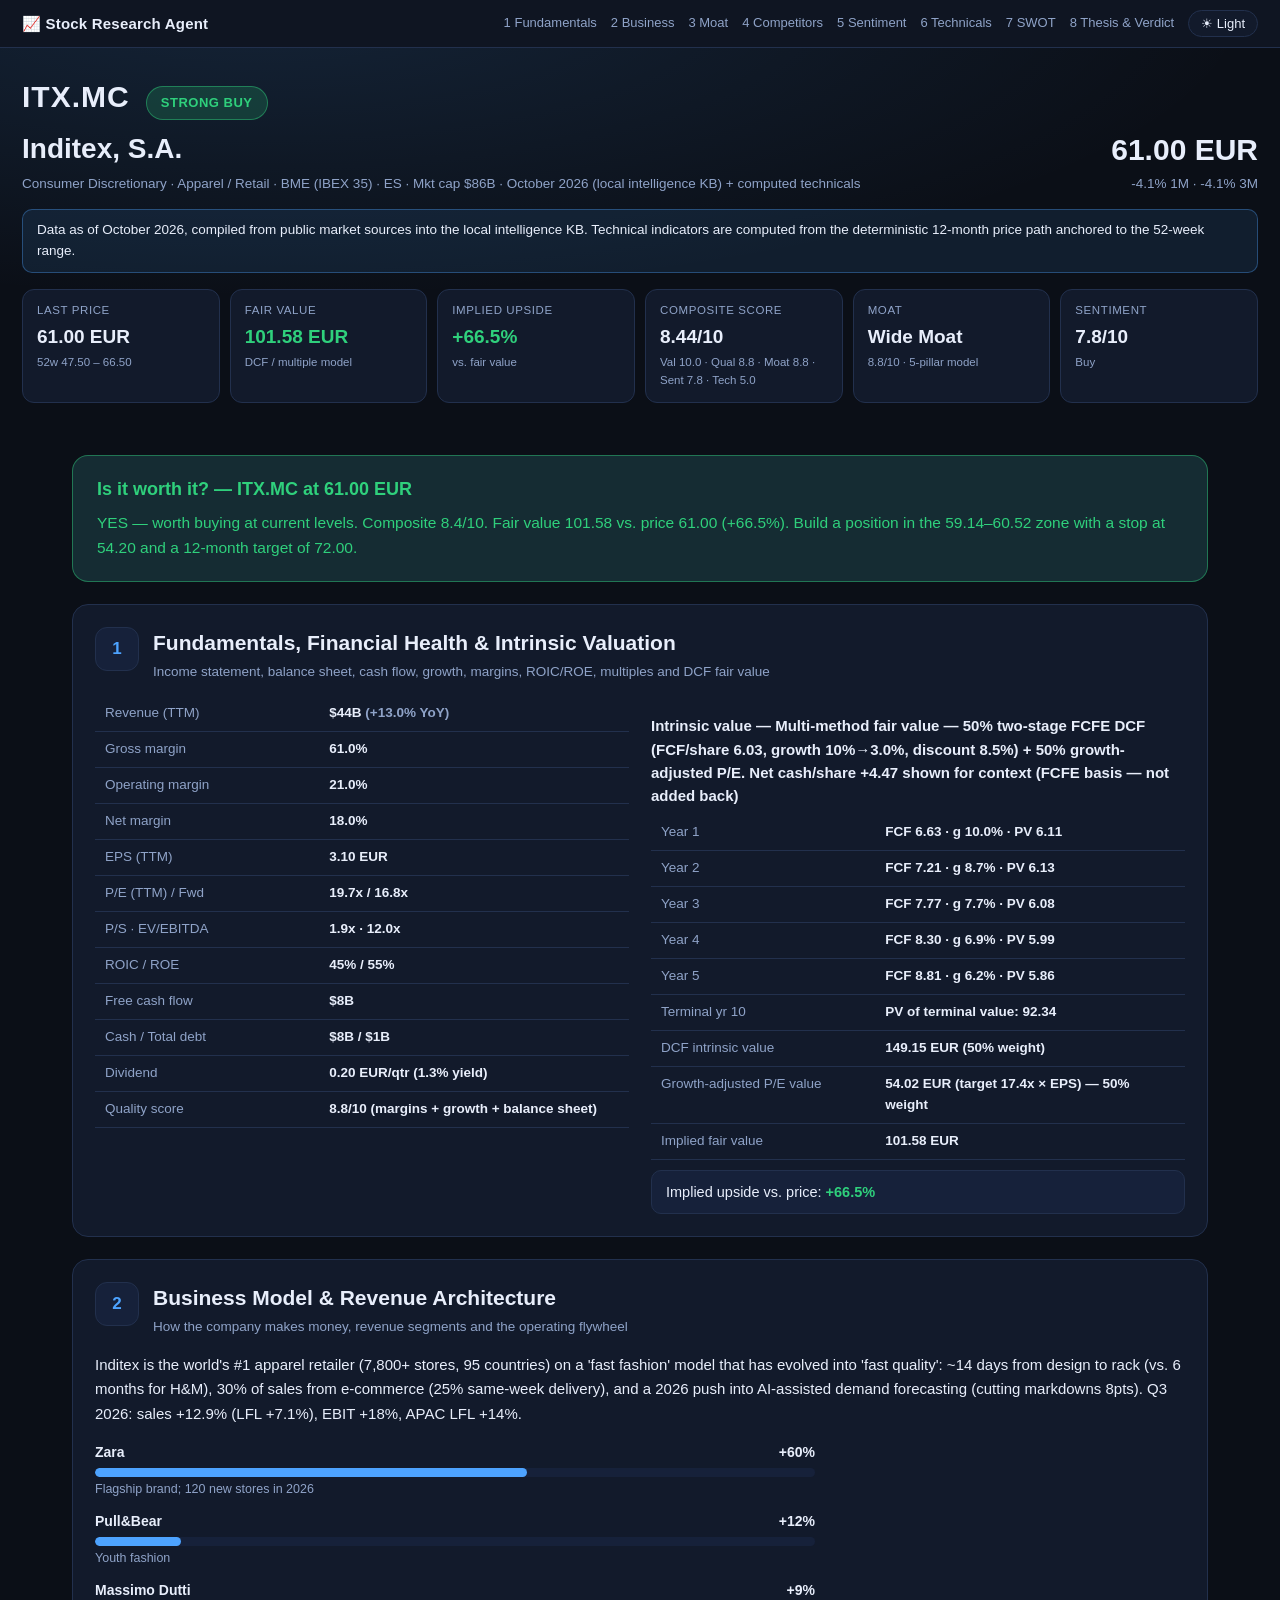
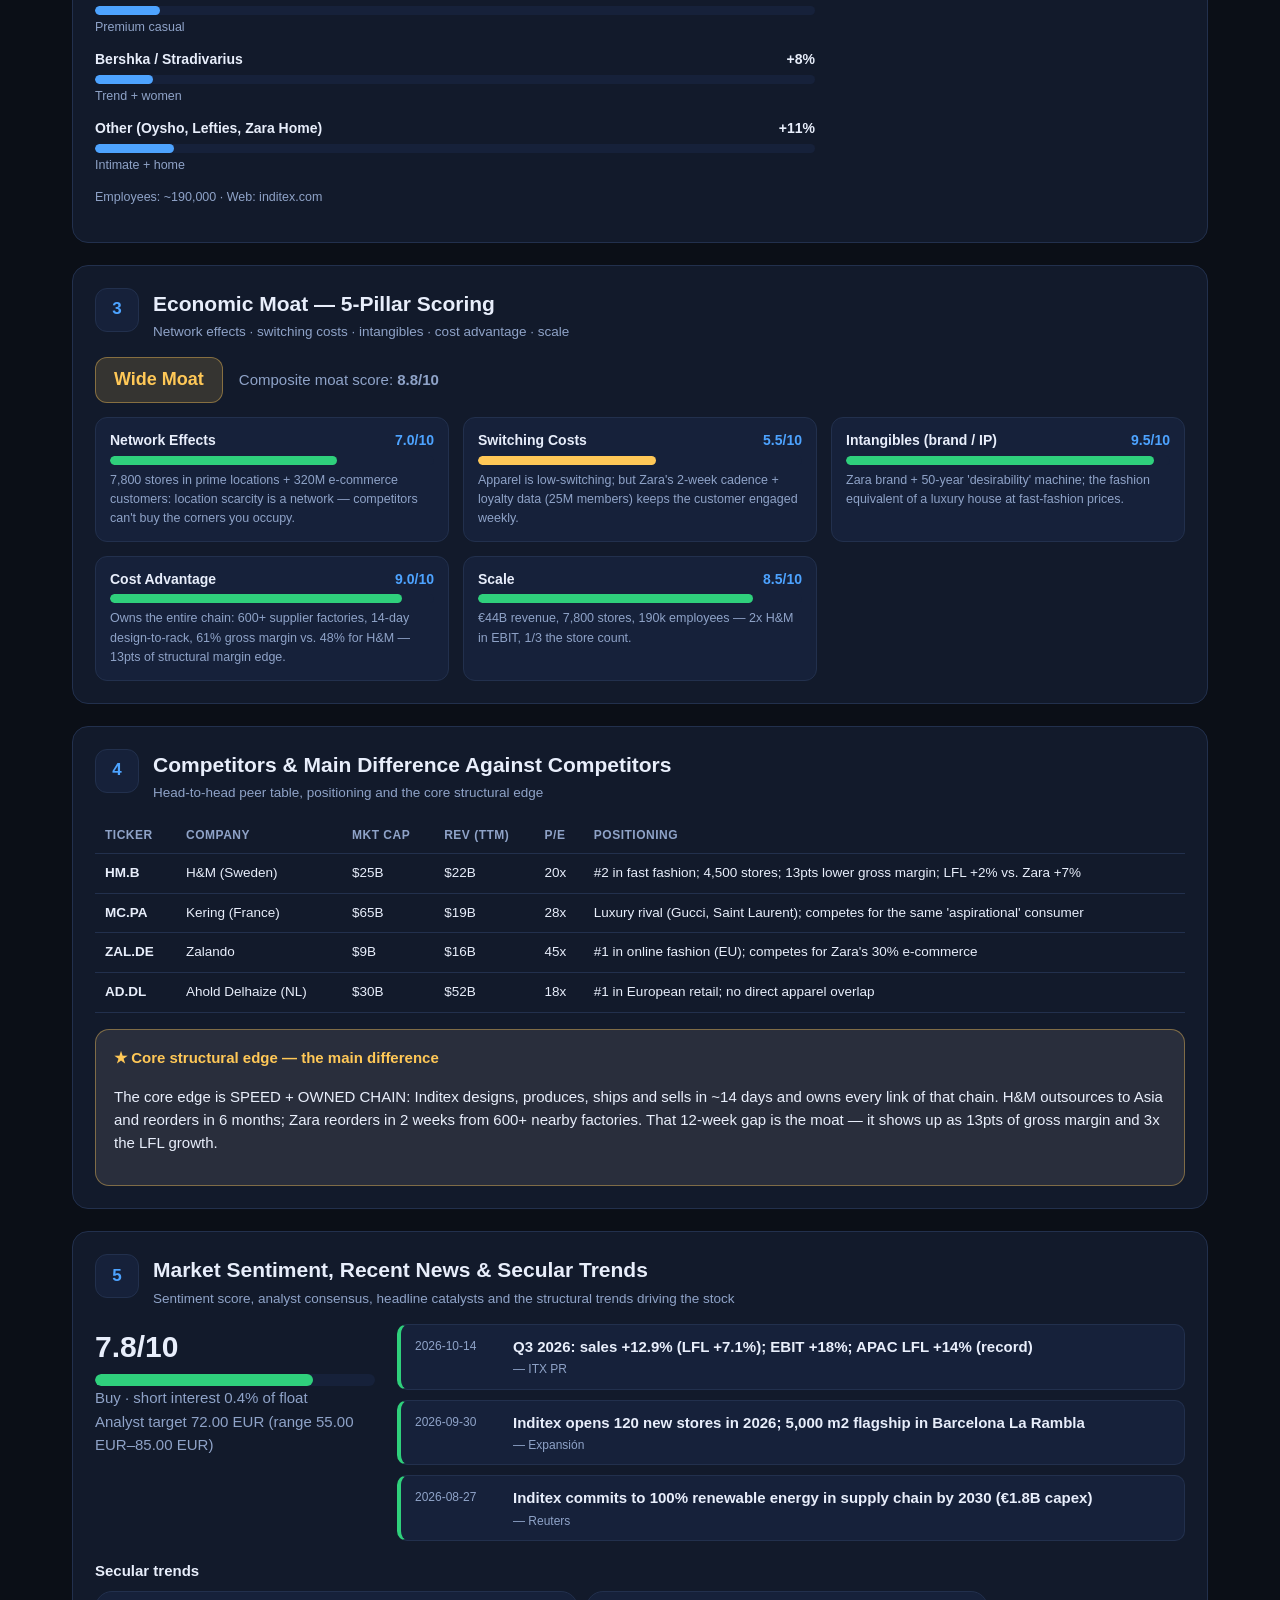
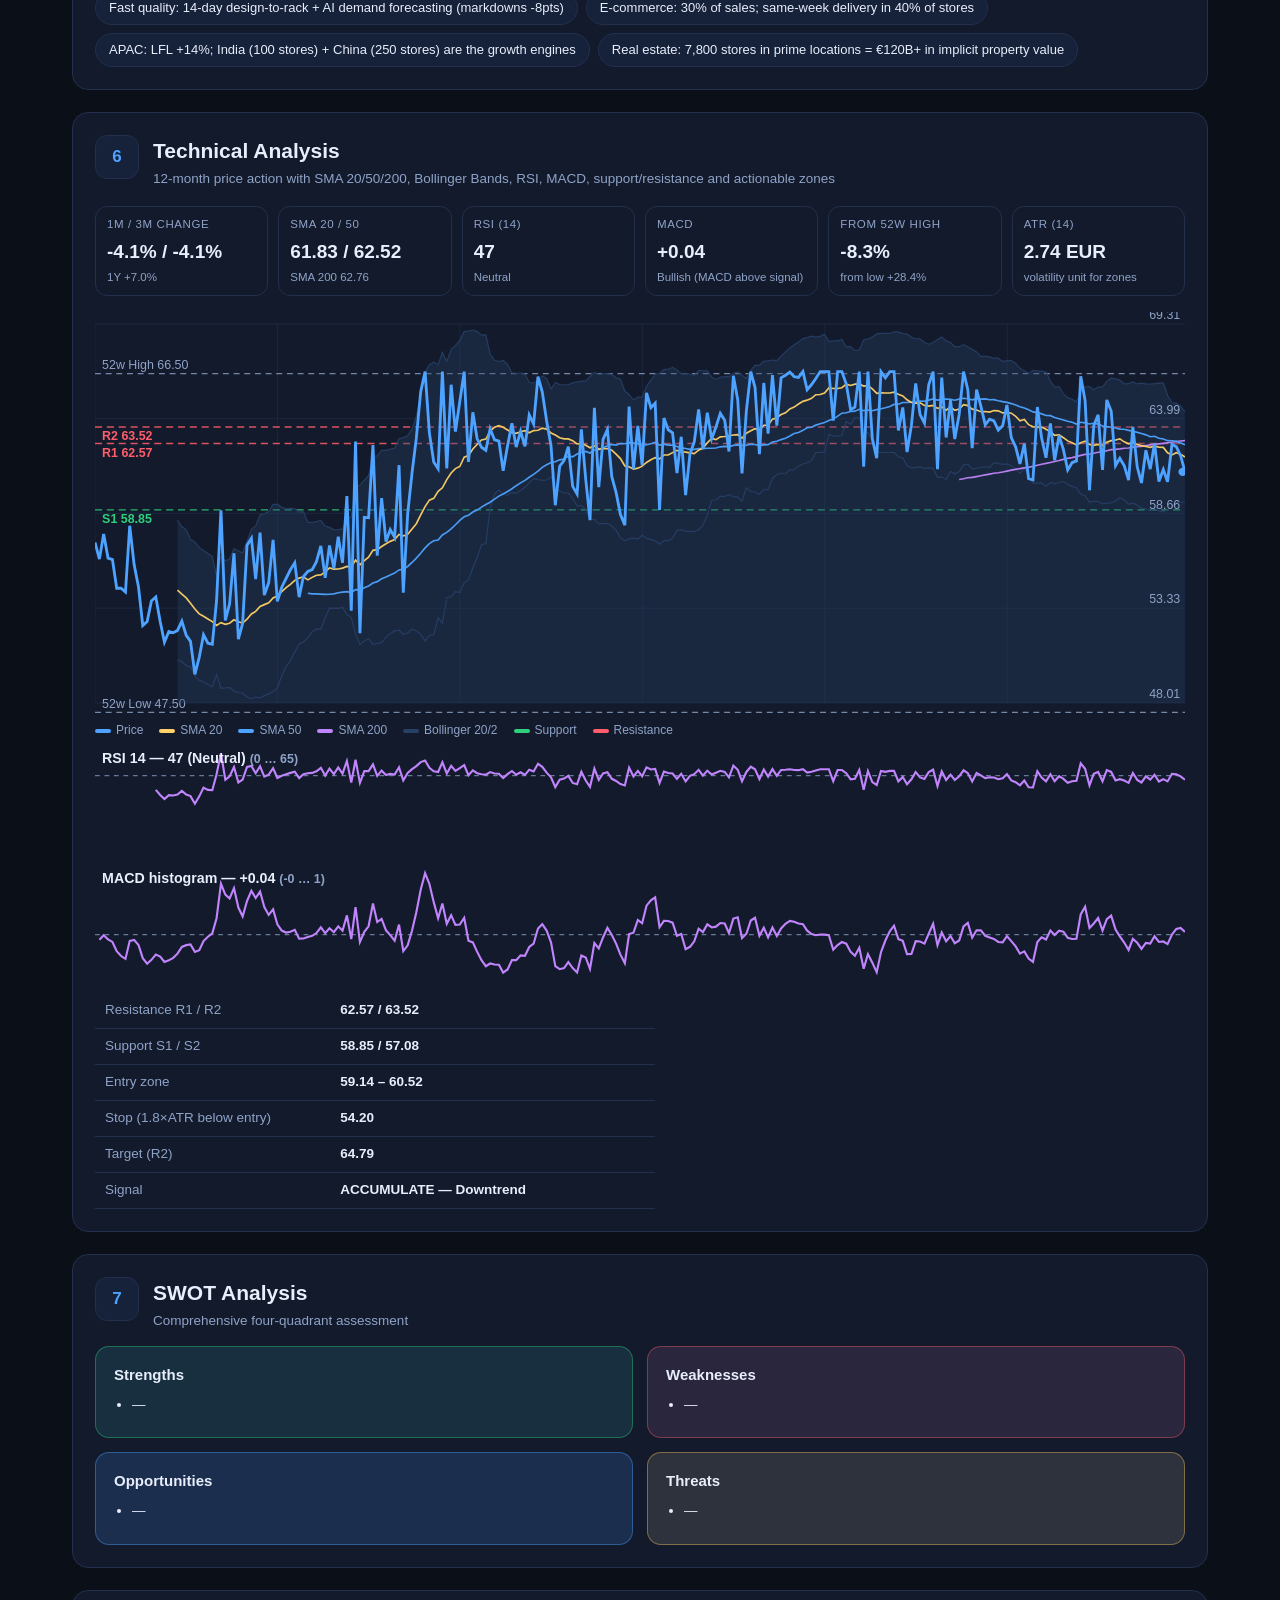
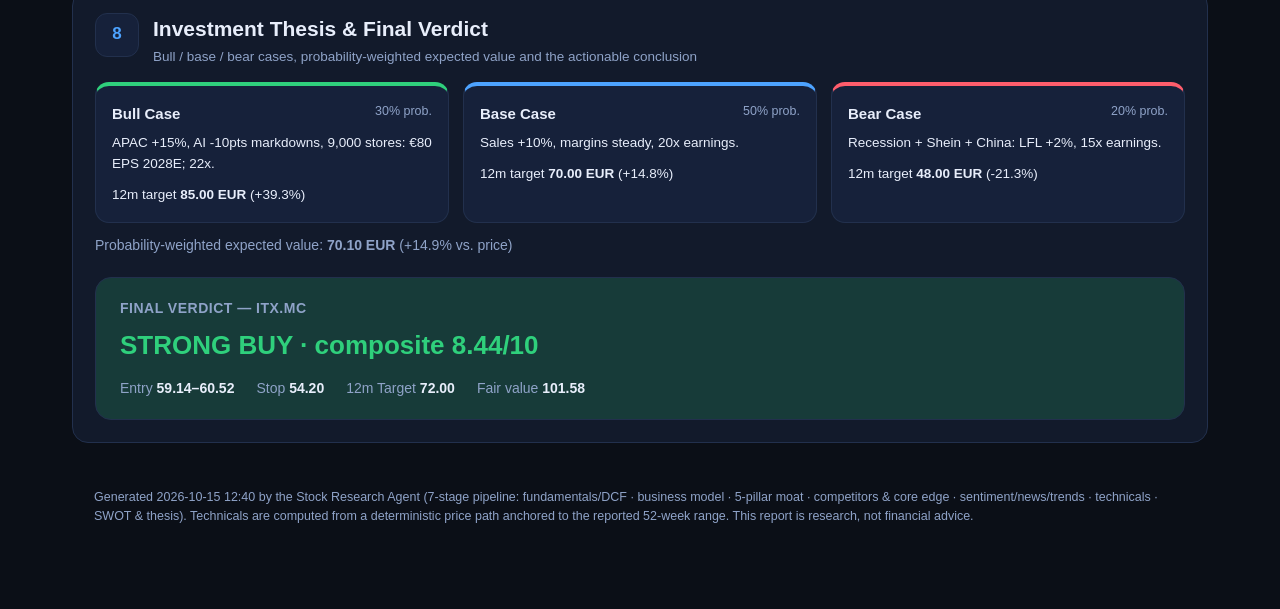
<file: stock_research_agent/reports/ITX.MC_research_report.html>
<!DOCTYPE html>
<html lang="en" data-theme="dark">
<head>
<meta charset="utf-8"/>
<meta name="viewport" content="width=device-width, initial-scale=1"/>
<title>ITX.MC — Stock Research Report</title>
<style>
:root{
  --bg:#0b0f17; --bg2:#0f1522; --card:#121a2b; --card2:#16213a;
  --line:#22304d; --txt:#e8eefb; --muted:#8fa3c8; --accent:#4da3ff;
  --up:#2fd07c; --dn:#ff5d6c; --gold:#ffc857;
  --s20:#ffd166; --s50:#4da3ff; --s200:#c084fc; --boll:#274066;
  --sup:#2fd07c; --res:#ff5d6c;
  --good:#2fd07c; --mid:#ffc857; --bad:#ff5d6c;
}
html[data-theme="light"]{
  --bg:#f4f6fb; --bg2:#ffffff; --card:#ffffff; --card2:#eef2fa;
  --line:#d7e0f0; --txt:#17233d; --muted:#5b6c8f; --accent:#1668d6;
  --up:#0d9d5c; --dn:#d63347; --gold:#c78a00;
  --s20:#d99a00; --s50:#1668d6; --s200:#7b3ff2; --boll:#dbe6f8;
  --sup:#0d9d5c; --res:#d63347;
  --good:#0d9d5c; --mid:#c78a00; --bad:#d63347;
}
*{box-sizing:border-box}
body{margin:0;background:var(--bg);color:var(--txt);
  font:15px/1.55 -apple-system,BlinkMacSystemFont,"Segoe UI",Roboto,Inter,Arial,sans-serif}
a{color:var(--accent);text-decoration:none}
a:hover{text-decoration:underline}
.topnav{position:sticky;top:0;z-index:50;display:flex;align-items:center;justify-content:space-between;
  gap:12px;padding:10px 22px;background:var(--bg2);border-bottom:1px solid var(--line);flex-wrap:wrap}
.brand{font-weight:700;letter-spacing:.2px}
.nav-links{display:flex;gap:14px;flex-wrap:wrap;align-items:center;font-size:13px}
.nav-links a{color:var(--muted)}
.nav-links a:hover{color:var(--txt);text-decoration:none}
.theme-btn{background:var(--card);border:1px solid var(--line);color:var(--txt);
  padding:5px 12px;border-radius:20px;cursor:pointer;font-size:13px}
.hero{padding:26px 22px 10px;background:
  radial-gradient(1000px 300px at 20% -50px, color-mix(in srgb, var(--accent) 14%, transparent), transparent)}
.hero-top{display:flex;justify-content:space-between;gap:18px;flex-wrap:wrap;align-items:flex-end}
h1{margin:6px 0 4px;font-size:28px}
.big-ticker{font-size:30px;font-weight:800;letter-spacing:1px;margin-right:12px}
.meta-line{color:var(--muted);margin:0;font-size:13.5px}
.hero-price{text-align:right}
.hero-last{font-size:30px;font-weight:800}
.hero-chg{color:var(--muted);font-size:13.5px}
.badge{display:inline-block;padding:6px 14px;border-radius:20px;font-weight:800;font-size:13px;letter-spacing:.5px}
.v-buy{background:color-mix(in srgb,var(--up) 18%, transparent);color:var(--up);
  border:1px solid color-mix(in srgb,var(--up) 45%, transparent)}
.v-hold{background:color-mix(in srgb,var(--gold) 16%, transparent);color:var(--gold);
  border:1px solid color-mix(in srgb,var(--gold) 45%, transparent)}
.v-avoid{background:color-mix(in srgb,var(--dn) 16%, transparent);color:var(--dn);
  border:1px solid color-mix(in srgb,var(--dn) 45%, transparent)}
.banner{padding:10px 14px;border-radius:10px;margin:14px 0;font-size:13.5px}
.banner.ok{background:color-mix(in srgb,var(--accent) 10%, transparent);
  border:1px solid color-mix(in srgb,var(--accent) 35%, transparent)}
.banner.warn{background:color-mix(in srgb,var(--gold) 12%, transparent);
  border:1px solid color-mix(in srgb,var(--gold) 45%, transparent)}
.kpi-strip{display:grid;grid-template-columns:repeat(auto-fit,minmax(150px,1fr));gap:10px;margin:16px 0}
.kpi{background:var(--card);border:1px solid var(--line);border-radius:12px;padding:12px 14px}
.kpi-strip.small .kpi{padding:9px 11px}
.kpi-label{color:var(--muted);font-size:11.5px;text-transform:uppercase;letter-spacing:.6px}
.kpi-value{font-size:19px;font-weight:800;margin-top:3px}
.kpi-sub{color:var(--muted);font-size:11.5px;margin-top:2px}
.tone-up .kpi-value{color:var(--up)} .tone-dn .kpi-value{color:var(--dn)}
main{padding:8px 22px 30px;max-width:1180px;margin:0 auto}
.card{background:var(--card);border:1px solid var(--line);border-radius:16px;
  padding:22px;margin:22px 0;scroll-margin-top:70px}
.sec-head{display:flex;gap:14px;align-items:flex-start;margin-bottom:14px}
.sec-num{background:var(--card2);border:1px solid var(--line);color:var(--accent);
  min-width:44px;height:44px;border-radius:12px;display:flex;align-items:center;justify-content:center;
  font-weight:800;font-size:17px}
.sec-head h2{margin:0 0 2px;font-size:21px}
.sec-sub{color:var(--muted);margin:0;font-size:13.5px}
h3.sub{margin:18px 0 8px;font-size:15px}
.prose{font-size:15px;line-height:1.65}
.muted{color:var(--muted)} .small{font-size:12.5px}
.two-col{display:grid;grid-template-columns:1fr 1fr;gap:22px}
@media(max-width:860px){.two-col{grid-template-columns:1fr}}
.tbl{width:100%;border-collapse:collapse;font-size:13.5px}
.tbl td{padding:7px 10px;border-bottom:1px solid var(--line);vertical-align:top}
.tbl .rk{color:var(--muted);width:42%}
.tbl .rv{font-weight:600}
.tbl.peers th{padding:8px 10px;text-align:left;color:var(--muted);font-size:12px;
  text-transform:uppercase;letter-spacing:.5px;border-bottom:1px solid var(--line)}
.tbl.peers td{padding:9px 10px}
.tbl.levels{margin-top:14px;max-width:560px}
.upside-box{margin-top:10px;padding:10px 14px;border-radius:10px;font-size:14.5px;
  background:var(--card2);border:1px solid var(--line)}
.upside-box.tone-up b{color:var(--up)} .upside-box.tone-dn b{color:var(--dn)}
.segs{display:grid;gap:12px;margin-top:10px;max-width:720px}
.seg-head{display:flex;justify-content:space-between;font-size:14px;font-weight:700}
.seg-note{color:var(--muted);font-size:12.5px;margin-top:3px}
.bar{height:9px;background:var(--card2);border-radius:6px;overflow:hidden;margin-top:4px}
.bar.big{height:12px}
.bar-fill{height:100%;border-radius:6px}
.bar-fill.good{background:var(--good)} .bar-fill.mid{background:var(--mid)}
.bar-fill.bad{background:var(--bad)} .bar-fill.seg-fill{background:var(--accent)}
.moat-top{display:flex;gap:16px;align-items:center;margin:6px 0 14px;flex-wrap:wrap}
.moat-badge{font-size:18px;font-weight:800;padding:8px 18px;border-radius:12px;
  background:color-mix(in srgb,var(--gold) 15%, transparent);color:var(--gold);
  border:1px solid color-mix(in srgb,var(--gold) 40%, transparent)}
.moat-score{color:var(--muted)}
.pillars{display:grid;grid-template-columns:repeat(auto-fit,minmax(300px,1fr));gap:14px}
.pillar{background:var(--card2);border:1px solid var(--line);border-radius:12px;padding:12px 14px}
.pillar-head{display:flex;justify-content:space-between;font-weight:700;font-size:14px}
.pill-score{color:var(--accent)}
.pillar-note{color:var(--muted);font-size:12.5px;margin-top:6px}
.edge-box{margin-top:16px;padding:16px 18px;border-radius:14px;
  background:color-mix(in srgb,var(--gold) 8%, var(--card2));
  border:1px solid color-mix(in srgb,var(--gold) 40%, transparent)}
.edge-title{font-weight:800;color:var(--gold);margin-bottom:6px}
.sent-grid{display:grid;grid-template-columns:280px 1fr;gap:22px}
@media(max-width:860px){.sent-grid{grid-template-columns:1fr}}
.sent-score{font-size:30px;font-weight:800}
.news-list{display:grid;gap:10px;align-content:start}
.news{display:flex;gap:12px;background:var(--card2);border:1px solid var(--line);
  border-radius:10px;padding:10px 14px;border-left:4px solid var(--accent)}
.news.pos{border-left-color:var(--up)} .news.neg{border-left-color:var(--dn)}
.news-date{color:var(--muted);font-size:12px;min-width:86px;padding-top:2px}
.news-src{display:block;color:var(--muted);font-size:12px;margin-top:2px}
.chips{display:flex;flex-wrap:wrap;gap:8px;margin-top:8px}
.chip{background:var(--card2);border:1px solid var(--line);border-radius:20px;
  padding:6px 13px;font-size:13px}
.chart{width:100%;height:auto;display:block;margin-top:8px}
.chart.mini{margin-top:6px}
.grid{stroke:var(--line);stroke-width:1;opacity:.5}
.price{fill:none;stroke:var(--accent);stroke-width:2.4}
.sma20{fill:none;stroke:var(--s20);stroke-width:1.4;opacity:.95}
.sma50{fill:none;stroke:var(--s50);stroke-width:1.4;opacity:.95}
.sma200{fill:none;stroke:var(--s200);stroke-width:1.4;opacity:.95}
.boll-fill{fill:var(--boll);opacity:.35}
.boll-up,.boll-lo{fill:none;stroke:var(--boll);stroke-width:1;opacity:.9}
.hi,.lo{stroke:var(--muted);stroke-width:1;stroke-dasharray:5 4;opacity:.8}
.res{stroke:var(--res);stroke-width:1.2;stroke-dasharray:6 4;opacity:.85}
.sup{stroke:var(--sup);stroke-width:1.2;stroke-dasharray:6 4;opacity:.85}
.tag-hi,.tag-lo{fill:var(--muted);font-size:10.5px}
.tag-res{fill:var(--res);font-size:10.5px;font-weight:700}
.tag-sup{fill:var(--sup);font-size:10.5px;font-weight:700}
.tag-title{fill:var(--txt);font-size:12px;font-weight:700}
.axis{fill:var(--muted);font-size:10.5px}
.ref{stroke:var(--muted);stroke-width:1;stroke-dasharray:4 4;opacity:.7}
.line-accent{fill:none;stroke:var(--s200);stroke-width:1.8}
.dot{fill:var(--accent)}
.legend{display:flex;gap:16px;flex-wrap:wrap;font-size:12px;color:var(--muted);margin-top:6px}
.sw{display:inline-block;width:16px;height:4px;border-radius:2px;margin-right:5px;vertical-align:middle}
.sw-price{background:var(--accent)} .sw-20{background:var(--s20)}
.sw-50{background:var(--s50)} .sw-200{background:var(--s200)}
.sw-boll{background:var(--boll)} .sw-sup{background:var(--sup)} .sw-res{background:var(--res)}
.swot-grid{display:grid;grid-template-columns:1fr 1fr;gap:14px}
@media(max-width:860px){.swot-grid{grid-template-columns:1fr}}
.swot{border-radius:14px;padding:16px 18px;border:1px solid var(--line)}
.swot h4{margin:0 0 8px;font-size:15px}
.swot ul{margin:0;padding-left:18px}
.swot li{margin:6px 0;font-size:13.5px}
.swot.s{background:color-mix(in srgb,var(--up) 8%, var(--card2));
  border-color:color-mix(in srgb,var(--up) 40%, transparent)}
.swot.w{background:color-mix(in srgb,var(--dn) 8%, var(--card2));
  border-color:color-mix(in srgb,var(--dn) 40%, transparent)}
.swot.o{background:color-mix(in srgb,var(--accent) 10%, var(--card2));
  border-color:color-mix(in srgb,var(--accent) 40%, transparent)}
.swot.t{background:color-mix(in srgb,var(--gold) 10%, var(--card2));
  border-color:color-mix(in srgb,var(--gold) 40%, transparent)}
.cases{display:grid;grid-template-columns:repeat(auto-fit,minmax(260px,1fr));gap:14px}
.case{background:var(--card2);border:1px solid var(--line);border-radius:14px;padding:16px}
.case.bull{border-top:4px solid var(--up)} .case.base{border-top:4px solid var(--accent)}
.case.bear{border-top:4px solid var(--dn)}
.case-head{display:flex;justify-content:space-between;margin-bottom:8px}
.case-label{font-weight:800}
.case-prob{color:var(--muted);font-size:12.5px}
.case p{margin:0 0 10px;font-size:13.5px;color:var(--txt)}
.case-target{font-size:13.5px}
.ev-line{margin-top:12px;color:var(--muted);font-size:14px}
.verdict-banner{padding:20px 24px;border-radius:16px;margin-top:18px;font-size:16px}
.verdict-banner p{margin:8px 0 0;font-size:15.5px;line-height:1.6}
.vb-title{font-weight:800;font-size:18px}
.final{margin-top:20px;padding:20px 24px;border-radius:16px;border:1px solid var(--line)}
.final-label{font-weight:800;letter-spacing:.5px;font-size:14px;color:var(--muted)}
.final-score{font-size:26px;font-weight:800;margin:6px 0 12px}
.final.v-buy .final-score{color:var(--up)} .final.v-hold .final-score{color:var(--gold)}
.final.v-avoid .final-score{color:var(--dn)}
.final-zones{display:flex;gap:22px;flex-wrap:wrap;font-size:14px;color:var(--muted)}
.final-zones b{color:var(--txt)}
.verdict-banner.v-buy{background:color-mix(in srgb,var(--up) 10%, var(--card));
  border:1px solid color-mix(in srgb,var(--up) 45%, transparent)}
.verdict-banner.v-hold{background:color-mix(in srgb,var(--gold) 10%, var(--card));
  border:1px solid color-mix(in srgb,var(--gold) 45%, transparent)}
.verdict-banner.v-avoid{background:color-mix(in srgb,var(--dn) 10%, var(--card));
  border:1px solid color-mix(in srgb,var(--dn) 45%, transparent)}
footer{color:var(--muted);font-size:12.5px;padding:10px 22px 40px;max-width:1180px;margin:0 auto}
</style>
</head>
<body>
<nav class="topnav">
  <div class="brand">📈 Stock Research Agent</div>
  <div class="nav-links">
    <a href="#s1">1 Fundamentals</a><a href="#s2">2 Business</a><a href="#s3">3 Moat</a>
    <a href="#s4">4 Competitors</a><a href="#s5">5 Sentiment</a><a href="#s6">6 Technicals</a>
    <a href="#s7">7 SWOT</a><a href="#s8">8 Thesis &amp; Verdict</a>
    <button id="themeBtn" class="theme-btn" type="button">☀ Light</button>
  </div>
</nav>

<header class="hero">
  <div class="hero-top">
    <div>
      <div class="ticker-row"><span class="big-ticker">ITX.MC</span>
        <span class="badge v-buy">STRONG BUY</span></div>
      <h1>Inditex, S.A.</h1>
      <p class="meta-line">Consumer Discretionary · Apparel / Retail · BME (IBEX 35) ·
        ES · Mkt cap $86B · October 2026 (local intelligence KB) + computed technicals</p>
    </div>
    <div class="hero-price">
      <div class="hero-last">61.00 EUR</div>
      <div class="hero-chg">-4.1% 1M · -4.1% 3M</div>
    </div>
  </div>
  <div class="banner ok">Data as of October 2026, compiled from public market sources into the local intelligence KB. Technical indicators are computed from the deterministic 12-month price path anchored to the 52-week range.</div>
  <div class="kpi-strip"><div class="kpi "><div class="kpi-label">Last price</div><div class="kpi-value">61.00 EUR</div><div class="kpi-sub">52w 47.50 – 66.50</div></div><div class="kpi tone-up"><div class="kpi-label">Fair value</div><div class="kpi-value">101.58 EUR</div><div class="kpi-sub">DCF / multiple model</div></div><div class="kpi tone-up"><div class="kpi-label">Implied upside</div><div class="kpi-value">+66.5%</div><div class="kpi-sub">vs. fair value</div></div><div class="kpi "><div class="kpi-label">Composite score</div><div class="kpi-value">8.44/10</div><div class="kpi-sub">Val 10.0 · Qual 8.8 · Moat 8.8 · Sent 7.8 · Tech 5.0</div></div><div class="kpi "><div class="kpi-label">Moat</div><div class="kpi-value">Wide Moat</div><div class="kpi-sub">8.8/10 · 5-pillar model</div></div><div class="kpi "><div class="kpi-label">Sentiment</div><div class="kpi-value">7.8/10</div><div class="kpi-sub">Buy</div></div></div>
</header>

<main>
<section id="s0" class="verdict-banner v-buy">
  <div class="vb-title">Is it worth it? — ITX.MC at 61.00 EUR</div>
  <p>YES — worth buying at current levels. Composite 8.4/10. Fair value 101.58 vs. price 61.00 (+66.5%). Build a position in the 59.14–60.52 zone with a stop at 54.20 and a 12-month target of 72.00.</p>
</section>

<section id="s1" class="card">
<header class="sec-head"><div class="sec-num">1</div><div><h2>Fundamentals, Financial Health &amp; Intrinsic Valuation</h2><p class="sec-sub">Income statement, balance sheet, cash flow, growth, margins, ROIC/ROE, multiples and DCF fair value</p></div></header>
  <div class="two-col">
    <div>
      <table class="tbl"><tr><td class="rk">Revenue (TTM)</td><td class="rv">$44B <span class='muted'>(+13.0% YoY)</span></td></tr><tr><td class="rk">Gross margin</td><td class="rv">61.0%</td></tr><tr><td class="rk">Operating margin</td><td class="rv">21.0%</td></tr><tr><td class="rk">Net margin</td><td class="rv">18.0%</td></tr><tr><td class="rk">EPS (TTM)</td><td class="rv">3.10 EUR</td></tr><tr><td class="rk">P/E (TTM) / Fwd</td><td class="rv">19.7x / 16.8x</td></tr><tr><td class="rk">P/S · EV/EBITDA</td><td class="rv">1.9x · 12.0x</td></tr><tr><td class="rk">ROIC / ROE</td><td class="rv">45% / 55%</td></tr><tr><td class="rk">Free cash flow</td><td class="rv">$8B</td></tr><tr><td class="rk">Cash / Total debt</td><td class="rv">$8B / $1B</td></tr><tr><td class="rk">Dividend</td><td class="rv">0.20 EUR/qtr (1.3% yield)</td></tr><tr><td class="rk">Quality score</td><td class="rv">8.8/10 (margins + growth + balance sheet)</td></tr></table>
    </div>
    <div>
      <h3 class="sub">Intrinsic value — Multi-method fair value — 50% two-stage FCFE DCF (FCF/share 6.03, growth 10%→3.0%, discount 8.5%) + 50% growth-adjusted P/E. Net cash/share +4.47 shown for context (FCFE basis — not added back)</h3>
      <table class="tbl"><tr><td class="rk">Year 1</td><td class="rv">FCF 6.63 · g 10.0% · PV 6.11</td></tr><tr><td class="rk">Year 2</td><td class="rv">FCF 7.21 · g 8.7% · PV 6.13</td></tr><tr><td class="rk">Year 3</td><td class="rv">FCF 7.77 · g 7.7% · PV 6.08</td></tr><tr><td class="rk">Year 4</td><td class="rv">FCF 8.30 · g 6.9% · PV 5.99</td></tr><tr><td class="rk">Year 5</td><td class="rv">FCF 8.81 · g 6.2% · PV 5.86</td></tr><tr><td class="rk">Terminal yr 10</td><td class="rv">PV of terminal value: 92.34</td></tr><tr><td class="rk">DCF intrinsic value</td><td class="rv">149.15 EUR (50% weight)</td></tr><tr><td class="rk">Growth-adjusted P/E value</td><td class="rv">54.02 EUR (target 17.4x × EPS) — 50% weight</td></tr><tr><td class="rk">Implied fair value</td><td class="rv"><b>101.58 EUR</b></td></tr></table>
      <div class="upside-box tone-up">Implied upside vs. price: <b>+66.5%</b></div>
    </div>
  </div>
</section>

<section id="s2" class="card">
<header class="sec-head"><div class="sec-num">2</div><div><h2>Business Model &amp; Revenue Architecture</h2><p class="sec-sub">How the company makes money, revenue segments and the operating flywheel</p></div></header>
  <p class="prose">Inditex is the world&#x27;s #1 apparel retailer (7,800+ stores, 95 countries) on a &#x27;fast fashion&#x27; model that has evolved into &#x27;fast quality&#x27;: ~14 days from design to rack (vs. 6 months for H&amp;M), 30% of sales from e-commerce (25% same-week delivery), and a 2026 push into AI-assisted demand forecasting (cutting markdowns 8pts). Q3 2026: sales +12.9% (LFL +7.1%), EBIT +18%, APAC LFL +14%.</p>
  <div class="segs"><div class="seg"><div class="seg-head"><span>Zara</span><span>+60%</span></div><div class="bar"><div class="bar-fill seg-fill" style="width:60%"></div></div><div class="seg-note">Flagship brand; 120 new stores in 2026</div></div><div class="seg"><div class="seg-head"><span>Pull&amp;Bear</span><span>+12%</span></div><div class="bar"><div class="bar-fill seg-fill" style="width:12%"></div></div><div class="seg-note">Youth fashion</div></div><div class="seg"><div class="seg-head"><span>Massimo Dutti</span><span>+9%</span></div><div class="bar"><div class="bar-fill seg-fill" style="width:9%"></div></div><div class="seg-note">Premium casual</div></div><div class="seg"><div class="seg-head"><span>Bershka / Stradivarius</span><span>+8%</span></div><div class="bar"><div class="bar-fill seg-fill" style="width:8%"></div></div><div class="seg-note">Trend + women</div></div><div class="seg"><div class="seg-head"><span>Other (Oysho, Lefties, Zara Home)</span><span>+11%</span></div><div class="bar"><div class="bar-fill seg-fill" style="width:11%"></div></div><div class="seg-note">Intimate + home</div></div></div>
  <p class="muted small">Employees: ~190,000 · Web: inditex.com</p>
</section>

<section id="s3" class="card">
<header class="sec-head"><div class="sec-num">3</div><div><h2>Economic Moat — 5-Pillar Scoring</h2><p class="sec-sub">Network effects · switching costs · intangibles · cost advantage · scale</p></div></header>
  <div class="moat-top">
    <div class="moat-badge">Wide Moat</div>
    <div class="moat-score">Composite moat score: <b>8.8/10</b></div>
  </div>
  <div class="pillars"><div class="pillar"><div class="pillar-head"><span>Network Effects</span><span class="pill-score">7.0/10</span></div><div class="bar"><div class="bar-fill good" style="width:70%"></div></div><div class="pillar-note">7,800 stores in prime locations + 320M e-commerce customers: location scarcity is a network — competitors can&#x27;t buy the corners you occupy.</div></div><div class="pillar"><div class="pillar-head"><span>Switching Costs</span><span class="pill-score">5.5/10</span></div><div class="bar"><div class="bar-fill mid" style="width:55%"></div></div><div class="pillar-note">Apparel is low-switching; but Zara&#x27;s 2-week cadence + loyalty data (25M members) keeps the customer engaged weekly.</div></div><div class="pillar"><div class="pillar-head"><span>Intangibles (brand / IP)</span><span class="pill-score">9.5/10</span></div><div class="bar"><div class="bar-fill good" style="width:95%"></div></div><div class="pillar-note">Zara brand + 50-year &#x27;desirability&#x27; machine; the fashion equivalent of a luxury house at fast-fashion prices.</div></div><div class="pillar"><div class="pillar-head"><span>Cost Advantage</span><span class="pill-score">9.0/10</span></div><div class="bar"><div class="bar-fill good" style="width:90%"></div></div><div class="pillar-note">Owns the entire chain: 600+ supplier factories, 14-day design-to-rack, 61% gross margin vs. 48% for H&amp;M — 13pts of structural margin edge.</div></div><div class="pillar"><div class="pillar-head"><span>Scale</span><span class="pill-score">8.5/10</span></div><div class="bar"><div class="bar-fill good" style="width:85%"></div></div><div class="pillar-note">€44B revenue, 7,800 stores, 190k employees — 2x H&amp;M in EBIT, 1/3 the store count.</div></div></div>
</section>

<section id="s4" class="card">
<header class="sec-head"><div class="sec-num">4</div><div><h2>Competitors &amp; Main Difference Against Competitors</h2><p class="sec-sub">Head-to-head peer table, positioning and the core structural edge</p></div></header>
  <table class="tbl peers"><thead><tr><th>Ticker</th><th>Company</th><th>Mkt Cap</th>
    <th>Rev (TTM)</th><th>P/E</th><th>Positioning</th></tr></thead>
  <tbody><tr><td><b>HM.B</b></td><td>H&amp;M (Sweden)</td><td>$25B</td><td>$22B</td><td>20x</td><td>#2 in fast fashion; 4,500 stores; 13pts lower gross margin; LFL +2% vs. Zara +7%</td></tr><tr><td><b>MC.PA</b></td><td>Kering (France)</td><td>$65B</td><td>$19B</td><td>28x</td><td>Luxury rival (Gucci, Saint Laurent); competes for the same &#x27;aspirational&#x27; consumer</td></tr><tr><td><b>ZAL.DE</b></td><td>Zalando</td><td>$9B</td><td>$16B</td><td>45x</td><td>#1 in online fashion (EU); competes for Zara&#x27;s 30% e-commerce</td></tr><tr><td><b>AD.DL</b></td><td>Ahold Delhaize (NL)</td><td>$30B</td><td>$52B</td><td>18x</td><td>#1 in European retail; no direct apparel overlap</td></tr></tbody></table>
  <div class="edge-box"><div class="edge-title">★ Core structural edge — the main difference</div>
  <p>The core edge is SPEED + OWNED CHAIN: Inditex designs, produces, ships and sells in ~14 days and owns every link of that chain. H&amp;M outsources to Asia and reorders in 6 months; Zara reorders in 2 weeks from 600+ nearby factories. That 12-week gap is the moat — it shows up as 13pts of gross margin and 3x the LFL growth.</p></div>
</section>

<section id="s5" class="card">
<header class="sec-head"><div class="sec-num">5</div><div><h2>Market Sentiment, Recent News &amp; Secular Trends</h2><p class="sec-sub">Sentiment score, analyst consensus, headline catalysts and the structural trends driving the stock</p></div></header>
  <div class="sent-grid">
    <div class="sent-meter">
      <div class="sent-score">7.8/10</div>
      <div class="bar big"><div class="bar-fill good" style="width:78%"></div></div>
      <div class="muted">Buy · short interest 0.4% of float</div>
      <div class="muted">Analyst target 72.00 EUR (range 55.00 EUR–85.00 EUR)</div>
    </div>
    <div class="news-list"><div class="news pos"><div class="news-date">2026-10-14</div><div class="news-body"><b>Q3 2026: sales +12.9% (LFL +7.1%); EBIT +18%; APAC LFL +14% (record)</b><span class="news-src">— ITX PR</span></div></div><div class="news pos"><div class="news-date">2026-09-30</div><div class="news-body"><b>Inditex opens 120 new stores in 2026; 5,000 m2 flagship in Barcelona La Rambla</b><span class="news-src">— Expansión</span></div></div><div class="news pos"><div class="news-date">2026-08-27</div><div class="news-body"><b>Inditex commits to 100% renewable energy in supply chain by 2030 (€1.8B capex)</b><span class="news-src">— Reuters</span></div></div></div>
  </div>
  <h3 class="sub">Secular trends</h3>
  <div class="chips"><span class="chip">Fast quality: 14-day design-to-rack + AI demand forecasting (markdowns -8pts)</span><span class="chip">E-commerce: 30% of sales; same-week delivery in 40% of stores</span><span class="chip">APAC: LFL +14%; India (100 stores) + China (250 stores) are the growth engines</span><span class="chip">Real estate: 7,800 stores in prime locations = €120B+ in implicit property value</span></div>
</section>

<section id="s6" class="card">
<header class="sec-head"><div class="sec-num">6</div><div><h2>Technical Analysis</h2><p class="sec-sub">12-month price action with SMA 20/50/200, Bollinger Bands, RSI, MACD, support/resistance and actionable zones</p></div></header>
  <div class="kpi-strip small"><div class="kpi "><div class="kpi-label">1M / 3M change</div><div class="kpi-value">-4.1% / -4.1%</div><div class="kpi-sub">1Y +7.0%</div></div><div class="kpi "><div class="kpi-label">SMA 20 / 50</div><div class="kpi-value">61.83 / 62.52</div><div class="kpi-sub">SMA 200 62.76</div></div><div class="kpi "><div class="kpi-label">RSI (14)</div><div class="kpi-value">47</div><div class="kpi-sub">Neutral</div></div><div class="kpi "><div class="kpi-label">MACD</div><div class="kpi-value">+0.04</div><div class="kpi-sub">Bullish (MACD above signal)</div></div><div class="kpi "><div class="kpi-label">From 52w high</div><div class="kpi-value">-8.3%</div><div class="kpi-sub">from low +28.4%</div></div><div class="kpi "><div class="kpi-label">ATR (14)</div><div class="kpi-value">2.74 EUR</div><div class="kpi-sub">volatility unit for zones</div></div></div>
  <svg viewBox="0 0 920 340" class="chart" role="img" aria-label="12-month price chart">
      <line x1="0" y1="330" x2="920" y2="330" class="grid"/><line x1="0" y1="250" x2="920" y2="250" class="grid"/><line x1="0" y1="170" x2="920" y2="170" class="grid"/><line x1="0" y1="90" x2="920" y2="90" class="grid"/><line x1="0" y1="10" x2="920" y2="10" class="grid"/><line x1="0" y1="10" x2="0" y2="330" class="grid"/><line x1="154" y1="10" x2="154" y2="330" class="grid"/><line x1="308" y1="10" x2="308" y2="330" class="grid"/><line x1="462" y1="10" x2="462" y2="330" class="grid"/><line x1="616" y1="10" x2="616" y2="330" class="grid"/><line x1="770" y1="10" x2="770" y2="330" class="grid"/><line x1="0" y1="52" x2="920" y2="52" class="hi"/><text x="6" y="48" class="tag-hi">52w High 66.50</text><line x1="0" y1="338" x2="920" y2="338" class="lo"/><text x="6" y="334" class="tag-lo">52w Low 47.50</text><line x1="0" y1="111" x2="920" y2="111" class="res"/><text x="6" y="122" class="tag-res">R1 62.57</text><line x1="0" y1="97" x2="920" y2="97" class="res"/><text x="6" y="108" class="tag-res">R2 63.52</text><line x1="0" y1="167" x2="920" y2="167" class="sup"/><text x="6" y="178" class="tag-sup">S1 58.85</text>
      <polygon points="69.6,175.7 69.6,175.7 73.3,181.1 77.0,184.0 80.6,192.1 84.3,194.0 88.0,198.9 91.6,201.3 95.3,203.9 99.0,206.4 102.6,222.9 106.3,206.8 110.0,210.0 113.6,208.5 117.3,199.8 121.0,201.5 124.6,203.4 128.3,193.6 132.0,183.5 135.6,180.5 139.3,171.3 142.9,170.3 146.6,168.5 150.3,162.3 153.9,162.4 157.6,164.9 161.3,166.1 164.9,165.7 168.6,166.1 172.3,168.9 175.9,168.6 179.6,177.4 183.3,177.8 186.9,176.9 190.6,176.0 194.3,180.7 197.9,181.8 201.6,183.9 205.3,183.7 208.9,183.1 212.6,174.1 216.3,172.8 219.9,147.1 223.6,146.1 227.3,142.0 230.9,138.1 234.6,121.7 238.2,121.5 241.9,116.7 245.6,116.8 249.2,115.7 252.9,115.1 256.6,107.0 260.2,106.0 263.9,104.4 267.6,98.8 271.2,88.2 274.9,70.4 278.6,51.0 282.2,44.6 285.9,42.3 289.6,44.5 293.2,34.0 296.9,41.8 300.6,31.5 304.2,28.4 307.9,23.9 311.6,16.6 315.2,16.2 318.9,15.2 322.5,16.3 326.2,19.5 329.9,19.3 333.5,35.5 337.2,40.7 340.9,41.8 344.5,40.8 348.2,44.5 351.9,51.4 355.5,51.7 359.2,51.6 362.9,52.4 366.5,59.5 370.2,59.9 373.9,58.1 377.5,54.1 381.2,56.1 384.9,65.1 388.5,59.5 392.2,61.2 395.9,61.4 399.5,61.4 403.2,59.8 406.9,59.0 410.5,58.4 414.2,58.4 417.8,54.4 421.5,51.0 425.2,52.6 428.8,52.2 432.5,52.0 436.2,52.5 439.8,55.5 443.5,56.7 447.2,66.7 450.8,69.6 454.5,74.3 458.2,71.8 461.8,71.9 465.5,62.8 469.2,57.5 472.8,52.7 476.5,51.8 480.2,48.4 483.8,48.5 487.5,46.7 491.2,49.0 494.8,52.0 498.5,51.7 502.2,52.5 505.8,53.5 509.5,49.4 513.1,49.6 516.8,49.5 520.5,54.8 524.1,56.9 527.8,55.0 531.5,54.6 535.1,54.8 538.8,51.7 542.5,50.7 546.1,53.3 549.8,56.2 553.5,49.2 557.1,44.9 560.8,45.0 564.5,41.4 568.1,41.3 571.8,40.5 575.5,41.1 579.1,37.2 582.8,33.7 586.5,30.4 590.1,27.6 593.8,25.4 597.5,22.5 601.1,21.6 604.8,20.4 608.4,21.1 612.1,20.6 615.8,18.8 619.4,25.0 623.1,24.4 626.8,24.4 630.4,23.2 634.1,29.5 637.8,29.2 641.4,32.5 645.1,32.1 648.8,23.4 652.4,22.8 656.1,21.2 659.8,18.5 663.4,18.1 667.1,18.1 670.8,18.1 674.4,16.7 678.1,16.8 681.8,18.2 685.4,18.7 689.1,21.3 692.7,22.6 696.4,22.6 700.1,25.7 703.7,27.2 707.4,25.7 711.1,23.3 714.7,21.0 718.4,24.4 722.1,25.8 725.7,29.2 729.4,29.3 733.1,27.5 736.7,29.6 740.4,31.4 744.1,33.7 747.7,37.4 751.4,37.4 755.1,37.9 758.7,39.0 762.4,39.0 766.1,41.7 769.7,41.2 773.4,41.0 777.1,43.4 780.7,47.6 784.4,49.5 788.0,51.8 791.7,49.2 795.4,49.9 799.0,49.9 802.7,50.7 806.4,58.3 810.0,63.3 813.7,63.1 817.4,69.2 821.0,72.3 824.7,73.6 828.4,76.0 832.0,66.9 835.7,63.1 839.4,62.9 843.0,65.6 846.7,63.4 850.4,63.4 854.0,58.5 857.7,55.9 861.4,56.5 865.0,57.4 868.7,60.6 872.4,60.4 876.0,59.0 879.7,60.7 883.3,60.0 887.0,60.7 890.7,60.9 894.3,60.5 898.0,60.0 901.7,59.9 905.3,70.5 909.0,76.6 912.7,76.9 916.3,79.5 920.0,84.4 920.0,330 69.6,330" class="boll-fill"/>
      <polyline points="69.6,175.7 73.3,181.1 77.0,184.0 80.6,192.1 84.3,194.0 88.0,198.9 91.6,201.3 95.3,203.9 99.0,206.4 102.6,222.9 106.3,206.8 110.0,210.0 113.6,208.5 117.3,199.8 121.0,201.5 124.6,203.4 128.3,193.6 132.0,183.5 135.6,180.5 139.3,171.3 142.9,170.3 146.6,168.5 150.3,162.3 153.9,162.4 157.6,164.9 161.3,166.1 164.9,165.7 168.6,166.1 172.3,168.9 175.9,168.6 179.6,177.4 183.3,177.8 186.9,176.9 190.6,176.0 194.3,180.7 197.9,181.8 201.6,183.9 205.3,183.7 208.9,183.1 212.6,174.1 216.3,172.8 219.9,147.1 223.6,146.1 227.3,142.0 230.9,138.1 234.6,121.7 238.2,121.5 241.9,116.7 245.6,116.8 249.2,115.7 252.9,115.1 256.6,107.0 260.2,106.0 263.9,104.4 267.6,98.8 271.2,88.2 274.9,70.4 278.6,51.0 282.2,44.6 285.9,42.3 289.6,44.5 293.2,34.0 296.9,41.8 300.6,31.5 304.2,28.4 307.9,23.9 311.6,16.6 315.2,16.2 318.9,15.2 322.5,16.3 326.2,19.5 329.9,19.3 333.5,35.5 337.2,40.7 340.9,41.8 344.5,40.8 348.2,44.5 351.9,51.4 355.5,51.7 359.2,51.6 362.9,52.4 366.5,59.5 370.2,59.9 373.9,58.1 377.5,54.1 381.2,56.1 384.9,65.1 388.5,59.5 392.2,61.2 395.9,61.4 399.5,61.4 403.2,59.8 406.9,59.0 410.5,58.4 414.2,58.4 417.8,54.4 421.5,51.0 425.2,52.6 428.8,52.2 432.5,52.0 436.2,52.5 439.8,55.5 443.5,56.7 447.2,66.7 450.8,69.6 454.5,74.3 458.2,71.8 461.8,71.9 465.5,62.8 469.2,57.5 472.8,52.7 476.5,51.8 480.2,48.4 483.8,48.5 487.5,46.7 491.2,49.0 494.8,52.0 498.5,51.7 502.2,52.5 505.8,53.5 509.5,49.4 513.1,49.6 516.8,49.5 520.5,54.8 524.1,56.9 527.8,55.0 531.5,54.6 535.1,54.8 538.8,51.7 542.5,50.7 546.1,53.3 549.8,56.2 553.5,49.2 557.1,44.9 560.8,45.0 564.5,41.4 568.1,41.3 571.8,40.5 575.5,41.1 579.1,37.2 582.8,33.7 586.5,30.4 590.1,27.6 593.8,25.4 597.5,22.5 601.1,21.6 604.8,20.4 608.4,21.1 612.1,20.6 615.8,18.8 619.4,25.0 623.1,24.4 626.8,24.4 630.4,23.2 634.1,29.5 637.8,29.2 641.4,32.5 645.1,32.1 648.8,23.4 652.4,22.8 656.1,21.2 659.8,18.5 663.4,18.1 667.1,18.1 670.8,18.1 674.4,16.7 678.1,16.8 681.8,18.2 685.4,18.7 689.1,21.3 692.7,22.6 696.4,22.6 700.1,25.7 703.7,27.2 707.4,25.7 711.1,23.3 714.7,21.0 718.4,24.4 722.1,25.8 725.7,29.2 729.4,29.3 733.1,27.5 736.7,29.6 740.4,31.4 744.1,33.7 747.7,37.4 751.4,37.4 755.1,37.9 758.7,39.0 762.4,39.0 766.1,41.7 769.7,41.2 773.4,41.0 777.1,43.4 780.7,47.6 784.4,49.5 788.0,51.8 791.7,49.2 795.4,49.9 799.0,49.9 802.7,50.7 806.4,58.3 810.0,63.3 813.7,63.1 817.4,69.2 821.0,72.3 824.7,73.6 828.4,76.0 832.0,66.9 835.7,63.1 839.4,62.9 843.0,65.6 846.7,63.4 850.4,63.4 854.0,58.5 857.7,55.9 861.4,56.5 865.0,57.4 868.7,60.6 872.4,60.4 876.0,59.0 879.7,60.7 883.3,60.0 887.0,60.7 890.7,60.9 894.3,60.5 898.0,60.0 901.7,59.9 905.3,70.5 909.0,76.6 912.7,76.9 916.3,79.5 920.0,84.4" class="boll-up"/>
      <polyline points="69.6,293.7 73.3,295.1 77.0,298.5 80.6,299.5 84.3,307.4 88.0,310.8 91.6,312.3 95.3,314.4 99.0,316.3 102.6,306.1 106.3,317.6 110.0,317.3 113.6,316.9 117.3,319.8 121.0,321.4 124.6,321.7 128.3,325.1 132.0,326.4 135.6,325.0 139.3,325.7 142.9,323.8 146.6,322.3 150.3,320.5 153.9,317.0 157.6,307.2 161.3,299.2 164.9,294.2 168.6,287.0 172.3,280.2 175.9,278.5 179.6,274.8 183.3,270.1 186.9,267.5 190.6,267.8 194.3,257.9 197.9,250.2 201.6,250.0 205.3,250.2 208.9,249.3 212.6,255.3 216.3,257.9 219.9,271.7 223.6,280.6 227.3,277.6 230.9,275.6 234.6,280.7 238.2,279.8 241.9,279.1 245.6,274.4 249.2,271.5 252.9,269.2 256.6,268.5 260.2,272.0 263.9,271.0 267.6,267.7 271.2,269.2 274.9,272.1 278.6,277.6 282.2,273.0 285.9,272.4 289.6,258.2 293.2,262.8 296.9,241.1 300.6,240.2 304.2,236.1 307.9,236.8 311.6,228.6 315.2,226.0 318.9,216.1 322.5,207.3 326.2,196.5 329.9,195.4 333.5,165.4 337.2,153.9 340.9,150.1 344.5,153.9 348.2,154.8 351.9,152.2 355.5,153.1 359.2,150.6 362.9,147.9 366.5,144.5 370.2,140.4 373.9,141.5 377.5,142.1 381.2,141.8 384.9,139.0 388.5,148.3 392.2,151.1 395.9,152.8 399.5,152.8 403.2,157.4 406.9,163.7 410.5,163.5 414.2,166.7 417.8,174.8 421.5,175.0 425.2,178.8 428.8,178.6 432.5,178.6 436.2,180.7 439.8,184.2 443.5,190.6 447.2,193.2 450.8,191.5 454.5,190.9 458.2,191.7 461.8,188.2 465.5,191.1 469.2,191.9 472.8,193.1 476.5,196.0 480.2,193.0 483.8,193.0 487.5,190.8 491.2,184.5 494.8,183.9 498.5,184.9 502.2,185.4 505.8,185.4 509.5,183.8 513.1,180.0 516.8,171.5 520.5,158.9 524.1,158.5 527.8,155.7 531.5,155.7 535.1,154.2 538.8,155.9 542.5,156.2 546.1,159.6 549.8,148.4 553.5,151.5 557.1,152.1 560.8,153.8 564.5,149.9 568.1,149.7 571.8,140.3 575.5,137.4 579.1,135.9 582.8,136.5 586.5,133.3 590.1,133.1 593.8,130.1 597.5,128.3 601.1,127.2 604.8,125.4 608.4,118.6 612.1,118.6 615.8,118.1 619.4,103.3 623.1,104.7 626.8,104.7 630.4,104.5 634.1,92.4 637.8,94.8 641.4,89.4 645.1,89.4 648.8,101.7 652.4,101.7 656.1,108.6 659.8,118.6 663.4,118.6 667.1,118.6 670.8,118.6 674.4,118.5 678.1,122.2 681.8,123.3 685.4,129.6 689.1,131.5 692.7,131.2 696.4,130.8 700.1,132.0 703.7,131.6 707.4,132.0 711.1,139.5 714.7,139.3 718.4,141.4 722.1,134.5 725.7,136.7 729.4,134.6 733.1,129.0 736.7,128.5 740.4,132.6 744.1,131.9 747.7,131.1 751.4,130.6 755.1,131.1 758.7,127.3 762.4,127.8 766.1,128.6 769.7,128.3 773.4,129.7 777.1,132.6 780.7,136.2 784.4,132.1 788.0,138.4 791.7,144.6 795.4,144.4 799.0,144.3 802.7,147.2 806.4,144.0 810.0,144.9 813.7,144.1 817.4,143.0 821.0,145.4 824.7,147.2 828.4,148.4 832.0,153.7 835.7,155.0 839.4,160.6 843.0,159.7 846.7,160.0 850.4,161.9 854.0,161.3 857.7,161.2 861.4,159.5 865.0,156.8 868.7,158.6 872.4,162.3 876.0,161.1 879.7,163.1 883.3,165.7 887.0,166.2 890.7,167.7 894.3,165.8 898.0,167.9 901.7,168.7 905.3,167.0 909.0,164.6 912.7,160.6 916.3,160.6 920.0,160.4" class="boll-lo"/>
      <polyline points="729.4,141.4 733.1,140.7 736.7,139.9 740.4,139.6 744.1,138.9 747.7,138.2 751.4,137.5 755.1,136.8 758.7,136.1 762.4,135.7 766.1,135.1 769.7,134.3 773.4,133.5 777.1,132.8 780.7,132.2 784.4,131.6 788.0,131.0 791.7,130.3 795.4,129.4 799.0,128.5 802.7,127.8 806.4,127.0 810.0,126.2 813.7,125.4 817.4,124.4 821.0,123.6 824.7,122.9 828.4,122.1 832.0,121.0 835.7,120.2 839.4,120.1 843.0,119.2 846.7,118.4 850.4,118.1 854.0,117.1 857.7,116.2 861.4,115.9 865.0,115.5 868.7,115.0 872.4,114.8 876.0,114.1 879.7,113.6 883.3,113.4 887.0,112.7 890.7,112.2 894.3,111.7 898.0,111.3 901.7,110.9 905.3,110.4 909.0,109.9 912.7,109.3 916.3,108.9 920.0,108.5" class="sma200"/>
      <polyline points="179.6,237.4 183.3,237.9 186.9,237.9 190.6,238.1 194.3,238.4 197.9,238.2 201.6,237.9 205.3,237.0 208.9,236.5 212.6,236.0 216.3,236.8 219.9,234.3 223.6,234.5 227.3,232.7 230.9,231.3 234.6,228.7 238.2,227.6 241.9,225.2 245.6,223.7 249.2,221.9 252.9,220.4 256.6,217.7 260.2,217.0 263.9,214.8 267.6,211.4 271.2,207.7 274.9,203.6 278.6,199.1 282.2,195.5 285.9,193.1 289.6,192.4 293.2,188.2 296.9,186.0 300.6,183.1 304.2,179.6 307.9,175.9 311.6,172.9 315.2,171.6 318.9,168.8 322.5,167.2 326.2,164.7 329.9,162.5 333.5,160.6 337.2,157.9 340.9,155.4 344.5,153.6 348.2,151.5 351.9,149.2 355.5,146.6 359.2,144.2 362.9,142.1 366.5,139.5 370.2,137.1 373.9,134.3 377.5,131.1 381.2,129.0 384.9,127.0 388.5,126.4 392.2,124.8 395.9,124.2 399.5,121.4 403.2,122.2 406.9,119.8 410.5,118.4 414.2,117.7 417.8,119.0 421.5,116.5 425.2,116.3 428.8,114.6 432.5,112.9 436.2,111.8 439.8,112.3 443.5,111.0 447.2,111.2 450.8,110.1 454.5,110.6 458.2,111.2 461.8,112.7 465.5,112.1 469.2,111.2 472.8,110.0 476.5,112.4 480.2,111.5 483.8,112.3 487.5,112.3 491.2,113.5 494.8,114.6 498.5,115.2 502.2,115.9 505.8,115.9 509.5,115.3 513.1,115.3 516.8,115.0 520.5,115.0 524.1,114.8 527.8,113.8 531.5,113.4 535.1,113.8 538.8,112.6 542.5,112.1 546.1,112.6 549.8,112.5 553.5,111.6 557.1,111.8 560.8,112.8 564.5,112.2 568.1,112.0 571.8,109.8 575.5,109.1 579.1,107.7 582.8,106.5 586.5,104.6 590.1,102.6 593.8,101.7 597.5,99.9 601.1,97.7 604.8,97.3 608.4,95.5 612.1,94.3 615.8,93.3 619.4,91.6 623.1,90.4 626.8,87.9 630.4,85.4 634.1,85.0 637.8,84.0 641.4,83.7 645.1,82.1 648.8,83.3 652.4,82.7 656.1,83.3 659.8,82.4 663.4,81.7 667.1,80.8 670.8,79.7 674.4,78.0 678.1,77.9 681.8,76.4 685.4,76.4 689.1,76.1 692.7,75.7 696.4,75.1 700.1,75.3 703.7,74.4 707.4,73.4 711.1,74.4 714.7,73.7 718.4,73.4 722.1,73.8 725.7,74.5 729.4,73.5 733.1,72.8 736.7,73.2 740.4,74.2 744.1,73.1 747.7,73.5 751.4,73.3 755.1,74.1 758.7,74.0 762.4,74.9 766.1,75.7 769.7,76.3 773.4,77.3 777.1,78.5 780.7,80.0 784.4,81.0 788.0,82.5 791.7,84.3 795.4,84.9 799.0,86.0 802.7,87.4 806.4,87.5 810.0,89.0 813.7,90.1 817.4,91.2 821.0,92.2 824.7,93.1 828.4,94.6 832.0,93.1 835.7,93.6 839.4,94.5 843.0,93.9 846.7,94.6 850.4,96.2 854.0,96.7 857.7,97.3 861.4,97.9 865.0,98.8 868.7,99.0 872.4,99.9 876.0,100.7 879.7,101.6 883.3,102.6 887.0,103.7 890.7,105.3 894.3,104.9 898.0,106.6 901.7,107.2 905.3,108.6 909.0,108.7 912.7,109.2 916.3,110.6 920.0,112.0" class="sma50"/>
      <polyline points="69.6,234.7 73.3,238.1 77.0,241.3 80.6,245.8 84.3,250.7 88.0,254.8 91.6,256.8 95.3,259.1 99.0,261.3 102.6,264.5 106.3,262.2 110.0,263.6 113.6,262.7 117.3,259.8 121.0,261.4 124.6,262.6 128.3,259.3 132.0,254.9 135.6,252.7 139.3,248.5 142.9,247.0 146.6,245.4 150.3,241.4 153.9,239.7 157.6,236.0 161.3,232.7 164.9,229.9 168.6,226.5 172.3,224.6 175.9,223.5 179.6,226.1 183.3,224.0 186.9,222.2 190.6,221.9 194.3,219.3 197.9,216.0 201.6,217.0 205.3,216.9 208.9,216.2 212.6,214.7 216.3,215.4 219.9,209.4 223.6,213.3 227.3,209.8 230.9,206.9 234.6,201.2 238.2,200.6 241.9,197.9 245.6,195.6 249.2,193.6 252.9,192.1 256.6,187.7 260.2,189.0 263.9,187.7 267.6,183.2 271.2,178.7 274.9,171.3 278.6,164.3 282.2,158.8 285.9,157.3 289.6,151.4 293.2,148.4 296.9,141.5 300.6,135.9 304.2,132.2 307.9,130.4 311.6,122.6 315.2,121.1 318.9,115.6 322.5,111.8 326.2,108.0 329.9,107.3 333.5,100.4 337.2,97.3 340.9,96.0 344.5,97.3 348.2,99.6 351.9,101.8 355.5,102.4 359.2,101.1 362.9,100.2 366.5,102.0 370.2,100.1 373.9,99.8 377.5,98.1 381.2,98.9 384.9,102.1 388.5,103.9 392.2,106.2 395.9,107.1 399.5,107.1 403.2,108.6 406.9,111.4 410.5,110.9 414.2,112.5 417.8,114.6 421.5,113.0 425.2,115.7 428.8,115.4 432.5,115.3 436.2,116.6 439.8,119.9 443.5,123.7 447.2,130.0 450.8,130.6 454.5,132.6 458.2,131.8 461.8,130.1 465.5,127.0 469.2,124.7 472.8,122.9 476.5,123.9 480.2,120.7 483.8,120.7 487.5,118.7 491.2,116.8 494.8,118.0 498.5,118.3 502.2,118.9 505.8,119.5 509.5,116.6 513.1,114.8 516.8,110.5 520.5,106.8 524.1,107.7 527.8,105.4 531.5,105.1 535.1,104.5 538.8,103.8 542.5,103.5 546.1,106.5 549.8,102.3 553.5,100.3 557.1,98.5 560.8,99.4 564.5,95.6 568.1,95.5 571.8,90.4 575.5,89.2 579.1,86.5 582.8,85.1 586.5,81.8 590.1,80.3 593.8,77.7 597.5,75.4 601.1,74.4 604.8,72.9 608.4,69.8 612.1,69.6 615.8,68.4 619.4,64.1 623.1,64.6 626.8,64.6 630.4,63.9 634.1,60.9 637.8,62.0 641.4,60.9 645.1,60.8 648.8,62.5 652.4,62.2 656.1,64.9 659.8,68.6 663.4,68.3 667.1,68.4 670.8,68.4 674.4,67.6 678.1,69.5 681.8,70.8 685.4,74.1 689.1,76.4 692.7,76.9 696.4,76.7 700.1,78.9 703.7,79.4 707.4,78.9 711.1,81.4 714.7,80.1 718.4,82.9 722.1,80.1 725.7,83.0 729.4,81.9 733.1,78.3 736.7,79.0 740.4,82.0 744.1,82.8 747.7,84.2 751.4,84.0 755.1,84.5 758.7,83.2 762.4,83.4 766.1,85.2 769.7,84.8 773.4,85.4 777.1,88.0 780.7,91.9 784.4,90.8 788.0,95.1 791.7,96.9 795.4,97.2 799.0,97.1 802.7,99.0 806.4,101.1 810.0,104.1 813.7,103.6 817.4,106.1 821.0,108.8 824.7,110.4 828.4,112.2 832.0,110.3 835.7,109.0 839.4,111.8 843.0,112.6 846.7,111.7 850.4,112.6 854.0,109.9 857.7,108.6 861.4,108.0 865.0,107.1 868.7,109.6 872.4,111.3 876.0,110.0 879.7,111.9 883.3,112.8 887.0,113.5 890.7,114.3 894.3,113.2 898.0,114.0 901.7,114.3 905.3,118.8 909.0,120.6 912.7,118.8 916.3,120.0 920.0,122.4" class="sma20"/>
      <polyline points="0.0,194.5 3.7,208.6 7.3,187.3 11.0,207.7 14.7,209.0 18.3,233.2 22.0,233.2 25.7,236.4 29.3,180.4 33.0,213.2 36.7,232.0 40.3,264.6 44.0,261.2 47.6,243.9 51.3,240.6 55.0,261.3 58.6,278.7 62.3,269.6 66.0,270.8 69.6,268.8 73.3,261.0 77.0,272.9 80.6,278.0 84.3,305.8 88.0,291.3 91.6,272.4 95.3,279.6 99.0,280.5 102.6,243.7 106.3,167.4 110.0,260.3 113.6,246.3 117.3,203.6 121.0,276.2 124.6,262.8 128.3,196.9 132.0,191.0 135.6,225.4 139.3,186.2 142.9,238.9 146.6,228.4 150.3,192.4 153.9,244.3 157.6,232.3 161.3,224.8 164.9,217.6 168.6,211.7 172.3,240.7 175.9,223.3 179.6,219.0 183.3,217.4 186.9,210.8 190.6,197.5 194.3,224.4 197.9,197.0 201.6,216.5 205.3,189.7 208.9,211.7 212.6,155.4 216.3,252.1 219.9,109.3 223.6,271.1 227.3,173.3 230.9,173.7 234.6,112.3 238.2,205.7 241.9,157.1 245.6,193.7 249.2,183.7 252.9,190.3 256.6,129.3 260.2,237.0 263.9,170.4 267.6,135.6 271.2,106.5 274.9,67.3 278.6,50.3 282.2,101.8 285.9,126.6 289.6,132.3 293.2,50.3 296.9,132.0 300.6,61.4 304.2,100.9 307.9,75.5 311.6,50.3 315.2,126.6 318.9,84.7 322.5,106.8 326.2,114.1 329.9,116.7 333.5,98.6 337.2,107.8 340.9,108.9 344.5,134.1 348.2,112.8 351.9,94.0 355.5,114.0 359.2,100.7 362.9,113.4 366.5,86.9 370.2,94.6 373.9,54.5 377.5,67.4 381.2,92.0 384.9,113.1 388.5,163.1 392.2,130.2 395.9,125.4 399.5,113.7 403.2,147.2 406.9,153.6 410.5,99.1 414.2,141.2 417.8,175.7 421.5,80.8 425.2,147.9 428.8,107.5 432.5,99.2 436.2,139.0 439.8,152.3 443.5,171.0 447.2,179.9 450.8,79.9 454.5,132.3 458.2,96.2 461.8,129.3 465.5,68.2 469.2,80.8 472.8,77.0 476.5,167.1 480.2,89.5 483.8,99.4 487.5,101.9 491.2,136.0 494.8,105.3 498.5,154.5 502.2,119.8 505.8,109.6 509.5,82.3 513.1,115.6 516.8,85.0 520.5,106.9 524.1,97.0 527.8,85.6 531.5,91.4 535.1,117.7 538.8,53.9 542.5,74.3 546.1,136.3 549.8,83.2 553.5,50.3 557.1,63.8 560.8,120.0 564.5,59.9 568.1,102.6 571.8,53.3 575.5,95.9 579.1,55.5 582.8,53.4 586.5,50.7 590.1,54.6 593.8,55.2 597.5,50.3 601.1,65.6 604.8,61.2 608.4,56.1 612.1,50.3 615.8,50.3 619.4,50.3 623.1,91.6 626.8,50.3 630.4,50.3 634.1,60.8 637.8,82.4 641.4,80.3 645.1,50.3 648.8,130.5 652.4,50.3 656.1,107.1 659.8,123.4 663.4,50.3 667.1,55.5 670.8,50.3 674.4,50.3 678.1,100.0 681.8,80.6 685.4,118.2 689.1,95.6 692.7,60.3 696.4,86.6 700.1,93.8 703.7,61.4 707.4,50.3 711.1,132.6 714.7,55.4 718.4,105.9 722.1,74.5 725.7,107.2 729.4,86.5 733.1,50.3 736.7,65.6 740.4,115.0 744.1,65.6 747.7,79.4 751.4,95.2 755.1,90.5 758.7,91.9 762.4,99.7 766.1,96.1 769.7,78.5 773.4,106.0 777.1,114.0 780.7,128.2 784.4,111.1 788.0,140.7 791.7,141.8 795.4,80.2 799.0,106.3 802.7,123.0 806.4,94.0 810.0,125.2 813.7,104.4 817.4,116.2 821.0,133.3 824.7,127.2 828.4,125.7 832.0,54.3 835.7,74.8 839.4,150.5 843.0,95.9 846.7,86.8 850.4,133.2 854.0,74.2 857.7,83.6 861.4,129.6 865.0,123.4 868.7,129.7 872.4,141.9 876.0,97.0 879.7,130.9 883.3,144.3 887.0,116.7 890.7,132.6 894.3,110.8 898.0,143.1 901.7,132.9 905.3,143.3 909.0,111.7 912.7,113.7 916.3,121.3 920.0,134.8" class="price"/>
      <circle cx="918" cy="135" r="3.5" class="dot"/>
      <text x="916" y="326" class="axis" text-anchor="end">48.01</text><text x="916" y="246" class="axis" text-anchor="end">53.33</text><text x="916" y="166" class="axis" text-anchor="end">58.66</text><text x="916" y="86" class="axis" text-anchor="end">63.99</text><text x="916" y="6" class="axis" text-anchor="end">69.31</text>
    </svg>
    <div class="legend">
      <span><i class="sw sw-price"></i>Price</span>
      <span><i class="sw sw-20"></i>SMA 20</span>
      <span><i class="sw sw-50"></i>SMA 50</span>
      <span><i class="sw sw-200"></i>SMA 200</span>
      <span><i class="sw sw-boll"></i>Bollinger 20/2</span>
      <span><i class="sw sw-sup"></i>Support</span>
      <span><i class="sw sw-res"></i>Resistance</span>
    </div>
  <svg viewBox="0 0 920 96" class="chart mini" role="img" aria-label="RSI 14 — 47 (Neutral)">
      <line x1="0" y1="25" x2="920" y2="25" class="ref"/>
      <polyline points="51.3,37.0 55.0,41.3 58.6,44.7 62.3,41.5 66.0,41.8 69.6,41.0 73.3,37.9 77.0,41.0 80.6,42.3 84.3,48.7 88.0,42.5 91.6,35.1 95.3,37.0 99.0,37.3 102.6,23.9 106.3,6.0 110.0,28.5 113.6,25.6 117.3,17.7 121.0,30.8 124.6,28.3 128.3,17.7 132.0,16.8 135.6,23.0 139.3,17.1 142.9,25.8 146.6,24.2 150.3,18.7 153.9,27.0 157.6,25.1 161.3,23.9 164.9,22.7 168.6,21.7 172.3,27.1 175.9,23.8 179.6,23.0 183.3,22.7 186.9,21.3 190.6,18.4 194.3,25.0 197.9,19.0 201.6,23.7 205.3,18.0 208.9,23.3 212.6,12.7 216.3,30.9 219.9,11.6 223.6,31.1 227.3,21.2 230.9,21.2 234.6,15.5 238.2,25.3 241.9,20.8 245.6,24.5 249.2,23.5 252.9,24.2 256.6,18.0 260.2,29.1 263.9,22.7 267.6,19.5 271.2,17.0 274.9,13.6 278.6,12.2 282.2,18.4 285.9,21.3 289.6,21.9 293.2,13.8 296.9,23.2 300.6,16.7 304.2,21.0 307.9,18.6 311.6,16.2 315.2,24.7 318.9,20.6 322.5,23.0 326.2,23.8 329.9,24.1 333.5,22.0 337.2,23.2 340.9,23.4 344.5,27.0 348.2,23.8 351.9,21.1 355.5,24.3 359.2,22.2 362.9,24.4 366.5,20.0 370.2,21.5 373.9,15.0 377.5,17.6 381.2,22.5 384.9,26.4 388.5,34.7 392.2,28.4 395.9,27.5 399.5,25.2 403.2,31.2 406.9,32.3 410.5,21.7 414.2,29.1 417.8,34.5 421.5,19.1 425.2,28.7 428.8,23.2 432.5,22.1 436.2,27.7 439.8,29.5 443.5,32.1 447.2,33.3 450.8,18.3 454.5,25.7 458.2,21.0 461.8,25.5 465.5,18.0 469.2,19.8 472.8,19.3 476.5,31.3 480.2,21.6 483.8,22.8 487.5,23.2 491.2,27.7 494.8,23.5 498.5,29.9 502.2,25.2 505.8,23.8 509.5,20.1 513.1,25.0 516.8,20.8 520.5,24.1 524.1,22.6 527.8,20.9 531.5,21.9 535.1,26.5 538.8,16.5 542.5,20.1 546.1,29.8 549.8,21.9 553.5,17.5 557.1,19.7 560.8,28.0 564.5,19.8 568.1,25.8 571.8,19.5 575.5,25.2 579.1,20.2 582.8,20.0 586.5,19.6 590.1,20.3 593.8,20.4 597.5,19.6 601.1,22.5 604.8,21.7 608.4,20.7 612.1,19.6 615.8,19.6 619.4,19.6 623.1,29.7 626.8,20.3 630.4,20.3 634.1,23.0 637.8,28.2 641.4,27.7 645.1,20.2 648.8,37.0 652.4,21.1 656.1,30.5 659.8,32.9 663.4,21.0 667.1,21.8 670.8,21.0 674.4,21.0 678.1,29.8 681.8,26.2 685.4,32.3 689.1,28.1 692.7,22.0 696.4,26.5 700.1,27.8 703.7,22.0 707.4,20.0 711.1,33.8 714.7,21.5 718.4,28.7 722.1,24.2 725.7,28.7 729.4,25.6 733.1,20.5 736.7,22.9 740.4,30.0 744.1,22.8 747.7,24.8 751.4,27.1 755.1,26.4 758.7,26.6 762.4,28.0 766.1,27.2 769.7,23.8 773.4,29.1 777.1,30.6 780.7,33.2 784.4,29.2 788.0,34.8 791.7,35.0 795.4,21.3 799.0,26.6 802.7,29.8 806.4,23.8 810.0,29.8 813.7,25.5 817.4,27.8 821.0,31.1 824.7,29.7 828.4,29.3 832.0,14.6 835.7,19.2 839.4,33.2 843.0,23.4 846.7,21.9 850.4,29.7 854.0,20.3 857.7,21.9 861.4,29.1 865.0,28.0 868.7,29.1 872.4,31.1 876.0,22.8 879.7,28.6 883.3,30.8 887.0,25.6 890.7,28.4 894.3,24.3 898.0,30.0 901.7,28.0 905.3,29.9 909.0,23.5 912.7,23.9 916.3,25.6 920.0,28.5" class="line-accent"/>
      <text x="6" y="14" class="tag-title">RSI 14 — 47 (Neutral)  <tspan class="axis">(0 … 65)</tspan></text>
    </svg>
  <svg viewBox="0 0 920 96" class="chart mini" role="img" aria-label="MACD histogram — +0.04">
      <line x1="0" y1="58" x2="920" y2="58" class="ref"/>
      <polyline points="3.7,62.2 7.3,58.5 11.0,61.9 14.7,64.1 18.3,71.9 22.0,76.0 25.7,78.4 29.3,63.2 33.0,62.4 36.7,66.7 40.3,77.8 44.0,82.5 47.6,79.2 51.3,74.7 55.0,76.4 58.6,81.0 62.3,79.6 66.0,77.5 69.6,74.0 73.3,68.3 77.0,66.8 80.6,66.2 84.3,72.5 88.0,71.0 91.6,63.4 95.3,59.7 99.0,56.8 102.6,44.1 106.3,15.0 110.0,24.2 113.6,27.4 117.3,18.7 121.0,35.1 124.6,42.6 128.3,29.5 132.0,21.0 135.6,27.1 139.3,21.6 142.9,34.7 146.6,41.3 150.3,36.5 153.9,49.2 157.6,54.5 161.3,56.2 164.9,55.5 168.6,53.9 172.3,61.3 175.9,61.2 179.6,60.0 183.3,58.9 186.9,56.6 190.6,51.7 194.3,56.7 197.9,52.6 201.6,55.9 205.3,50.9 208.9,54.6 212.6,41.7 216.3,61.7 219.9,34.7 223.6,64.2 227.3,55.6 230.9,50.9 234.6,31.6 238.2,47.3 241.9,44.6 245.6,54.3 249.2,58.3 252.9,63.1 256.6,49.5 260.2,71.8 263.9,67.0 267.6,54.4 271.2,39.0 274.9,20.0 278.6,6.0 282.2,15.0 285.9,30.5 289.6,44.2 293.2,31.7 296.9,48.8 300.6,41.5 304.2,49.7 307.9,49.4 311.6,43.7 315.2,63.1 318.9,64.5 322.5,72.3 326.2,79.5 329.9,84.6 333.5,82.3 337.2,83.1 340.9,83.4 344.5,90.0 348.2,87.3 351.9,79.4 355.5,79.5 359.2,75.4 362.9,75.8 366.5,68.3 370.2,65.6 373.9,52.8 377.5,49.1 381.2,54.5 384.9,64.4 388.5,84.6 392.2,87.1 395.9,86.2 399.5,81.1 403.2,86.2 406.9,89.9 410.5,75.5 414.2,77.2 417.8,86.9 421.5,65.0 425.2,69.5 428.8,60.3 432.5,52.1 436.2,58.2 439.8,65.5 443.5,74.8 447.2,82.1 450.8,57.4 454.5,56.3 458.2,45.5 461.8,48.3 465.5,33.5 469.2,28.9 472.8,26.5 476.5,51.7 480.2,46.3 483.8,46.4 487.5,47.8 491.2,58.9 494.8,57.4 498.5,70.2 502.2,68.2 505.8,63.6 509.5,52.9 513.1,55.8 516.8,49.3 520.5,51.9 524.1,51.2 527.8,48.1 531.5,48.5 535.1,56.7 538.8,44.4 542.5,43.3 546.1,60.8 549.8,57.2 553.5,46.0 557.1,43.7 560.8,58.9 564.5,52.1 568.1,60.2 571.8,51.9 575.5,59.1 579.1,52.7 582.8,48.8 586.5,46.4 590.1,47.0 593.8,48.5 597.5,49.1 601.1,54.6 604.8,57.5 608.4,58.4 612.1,57.8 615.8,57.9 619.4,58.4 623.1,70.7 626.8,66.7 630.4,64.2 634.1,65.6 637.8,72.5 641.4,75.8 645.1,69.0 648.8,86.7 652.4,74.3 656.1,81.6 659.8,89.6 663.4,72.8 667.1,62.9 670.8,55.1 674.4,50.4 678.1,61.7 681.8,63.2 685.4,74.4 689.1,74.3 692.7,63.5 696.4,63.7 700.1,65.5 703.7,57.2 707.4,48.8 711.1,66.9 714.7,56.2 718.4,63.6 722.1,59.1 725.7,65.2 729.4,62.9 733.1,51.0 736.7,48.0 740.4,60.4 744.1,54.2 747.7,54.3 751.4,58.9 755.1,60.4 758.7,61.5 762.4,64.1 766.1,64.4 769.7,59.2 773.4,63.4 777.1,67.9 780.7,74.0 784.4,72.1 788.0,78.2 791.7,81.0 795.4,64.1 799.0,60.2 802.7,62.0 806.4,54.5 810.0,58.3 813.7,54.6 817.4,55.5 821.0,60.6 824.7,61.6 828.4,61.4 832.0,40.9 835.7,34.4 839.4,52.3 843.0,48.5 846.7,43.9 850.4,54.5 854.0,44.8 857.7,41.9 861.4,53.6 865.0,59.4 868.7,64.6 872.4,70.9 876.0,61.5 879.7,64.8 883.3,70.0 887.0,64.9 890.7,65.5 894.3,59.3 898.0,64.1 901.7,63.7 905.3,65.9 909.0,57.8 912.7,53.1 916.3,52.2 920.0,55.6" class="line-accent"/>
      <text x="6" y="14" class="tag-title">MACD histogram — +0.04  <tspan class="axis">(-0 … 1)</tspan></text>
    </svg>
  <table class="tbl levels"><tr><td class="rk">Resistance R1 / R2</td><td class="rv">62.57 / 63.52</td></tr><tr><td class="rk">Support S1 / S2</td><td class="rv">58.85 / 57.08</td></tr><tr><td class="rk">Entry zone</td><td class="rv">59.14 – 60.52</td></tr><tr><td class="rk">Stop (1.8×ATR below entry)</td><td class="rv">54.20</td></tr><tr><td class="rk">Target (R2)</td><td class="rv">64.79</td></tr><tr><td class="rk">Signal</td><td class="rv"><b>ACCUMULATE</b> — Downtrend</td></tr></table>
</section>

<section id="s7" class="card">
<header class="sec-head"><div class="sec-num">7</div><div><h2>SWOT Analysis</h2><p class="sec-sub">Comprehensive four-quadrant assessment</p></div></header>
  <div class="swot-grid">
      <div class="swot s"><h4>Strengths</h4><ul><li>—</li></ul></div>
      <div class="swot w"><h4>Weaknesses</h4><ul><li>—</li></ul></div>
      <div class="swot o"><h4>Opportunities</h4><ul><li>—</li></ul></div>
      <div class="swot t"><h4>Threats</h4><ul><li>—</li></ul></div>
    </div>
</section>

<section id="s8" class="card">
<header class="sec-head"><div class="sec-num">8</div><div><h2>Investment Thesis &amp; Final Verdict</h2><p class="sec-sub">Bull / base / bear cases, probability-weighted expected value and the actionable conclusion</p></div></header>
  <div class="cases"><div class="case bull">
          <div class="case-head"><span class="case-label">Bull Case</span>
          <span class="case-prob">30% prob.</span></div>
          <p>APAC +15%, AI -10pts markdowns, 9,000 stores: €80 EPS 2028E; 22x.</p>
          <div class="case-target">12m target <b>85.00 EUR</b> (+39.3%)</div>
        </div><div class="case base">
          <div class="case-head"><span class="case-label">Base Case</span>
          <span class="case-prob">50% prob.</span></div>
          <p>Sales +10%, margins steady, 20x earnings.</p>
          <div class="case-target">12m target <b>70.00 EUR</b> (+14.8%)</div>
        </div><div class="case bear">
          <div class="case-head"><span class="case-label">Bear Case</span>
          <span class="case-prob">20% prob.</span></div>
          <p>Recession + Shein + China: LFL +2%, 15x earnings.</p>
          <div class="case-target">12m target <b>48.00 EUR</b> (-21.3%)</div>
        </div></div>
  <div class="ev-line">Probability-weighted expected value: <b>70.10 EUR</b> (+14.9% vs. price)</div>
  <div class="final v-buy">
    <div class="final-label">FINAL VERDICT — ITX.MC</div>
    <div class="final-score">STRONG BUY · composite 8.44/10</div>
    <div class="final-zones">
      <span>Entry <b>59.14–60.52</b></span>
      <span>Stop <b>54.20</b></span>
      <span>12m Target <b>72.00</b></span>
      <span>Fair value <b>101.58</b></span>
    </div>
  </div>
</section>

<footer>
  <p>Generated 2026-10-15 12:40 by the Stock Research Agent (7-stage pipeline:
  fundamentals/DCF · business model · 5-pillar moat · competitors &amp; core edge · sentiment/news/trends ·
  technicals · SWOT &amp; thesis). Technicals are computed from a deterministic price path anchored to the
  reported 52-week range. This report is research, not financial advice.</p>
</footer>
</main>
<script>
(function(){
  var root=document.documentElement;
  var btn=document.getElementById('themeBtn');
  var saved=null; try{saved=localStorage.getItem('sra-theme');}catch(e){}
  if(saved){root.setAttribute('data-theme',saved);}
  function paint(){
    var t=root.getAttribute('data-theme');
    btn.textContent = t==='light' ? '🌙 Dark' : '☀ Light';
  }
  paint();
  btn.addEventListener('click',function(){
    var t=root.getAttribute('data-theme')==='light'?'dark':'light';
    root.setAttribute('data-theme',t);
    try{localStorage.setItem('sra-theme',t);}catch(e){}
    paint();
  });
  document.querySelectorAll('a[href^="#"]').forEach(function(a){
    a.addEventListener('click',function(ev){
      ev.preventDefault();
      var el=document.querySelector(a.getAttribute('href'));
      if(el){el.scrollIntoView({behavior:'smooth',block:'start'});}
    });
  });
})();
</script>
</body>
</html>
</file>
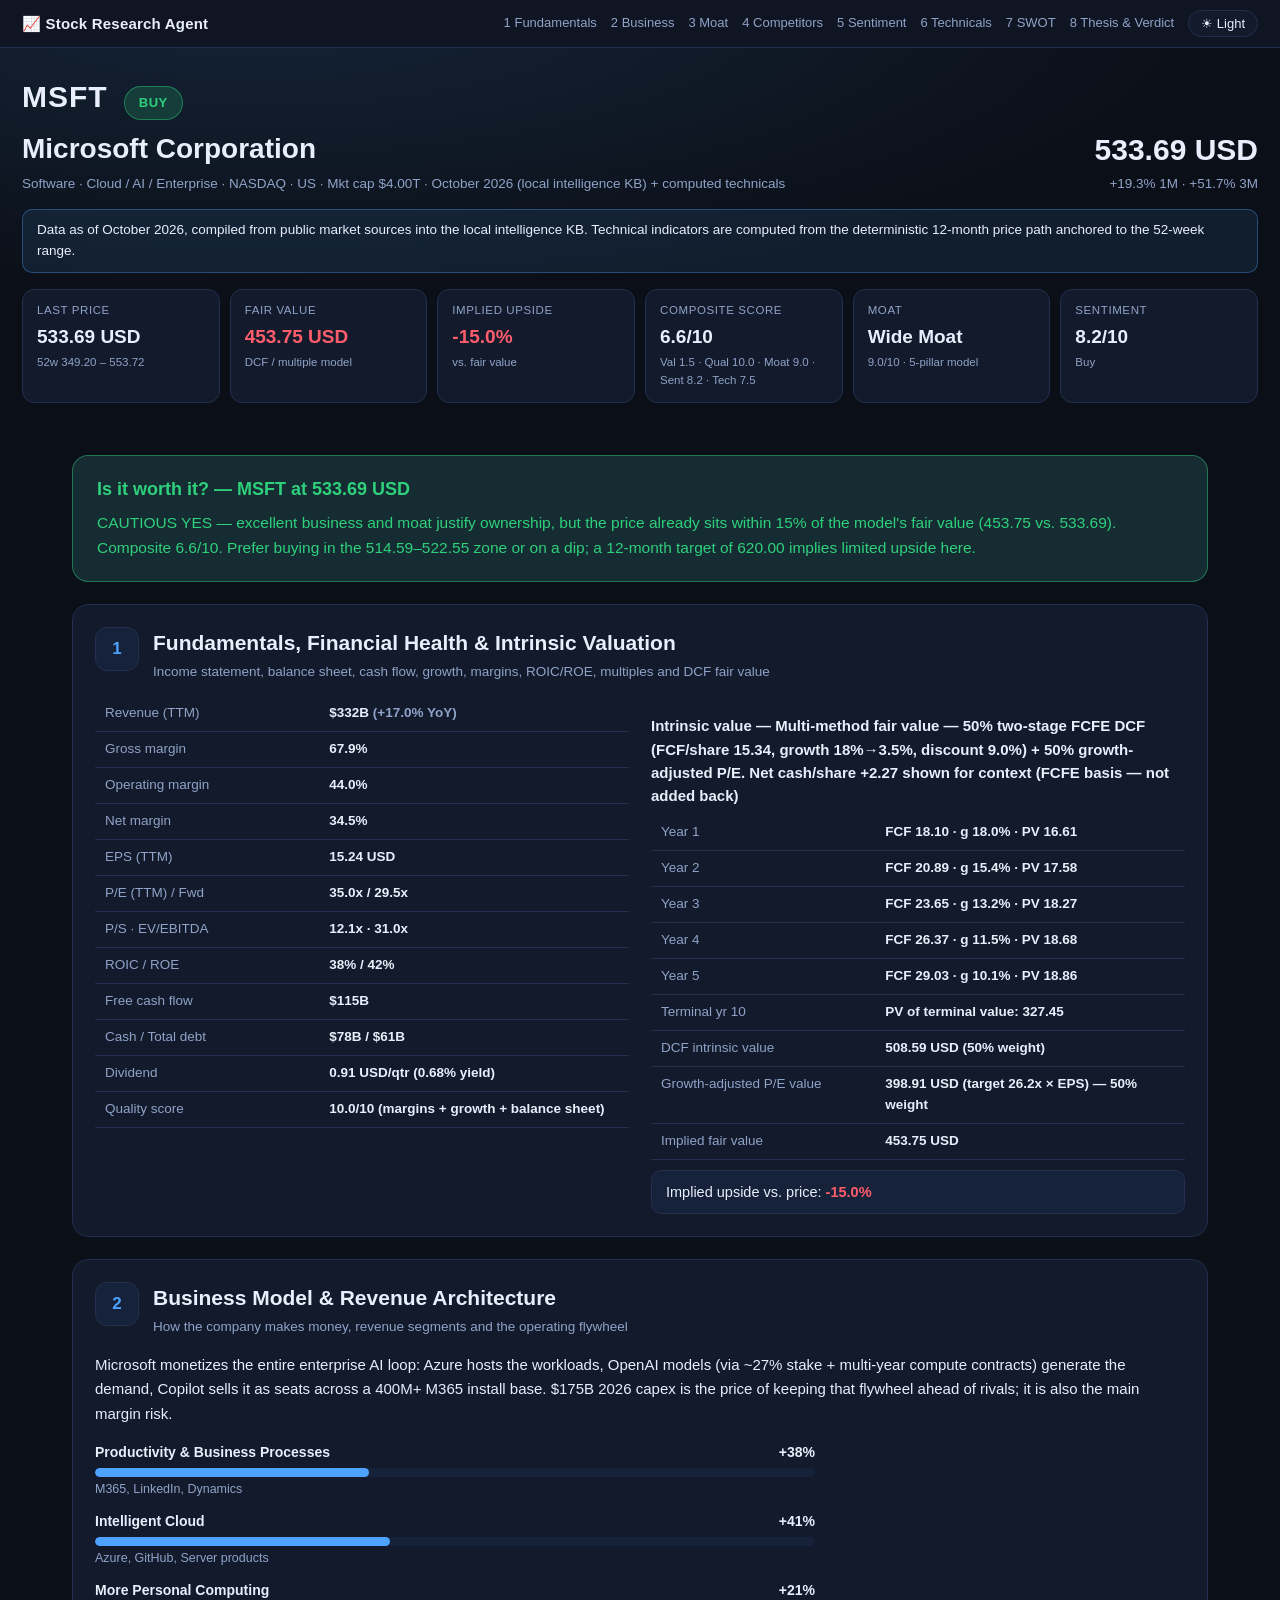
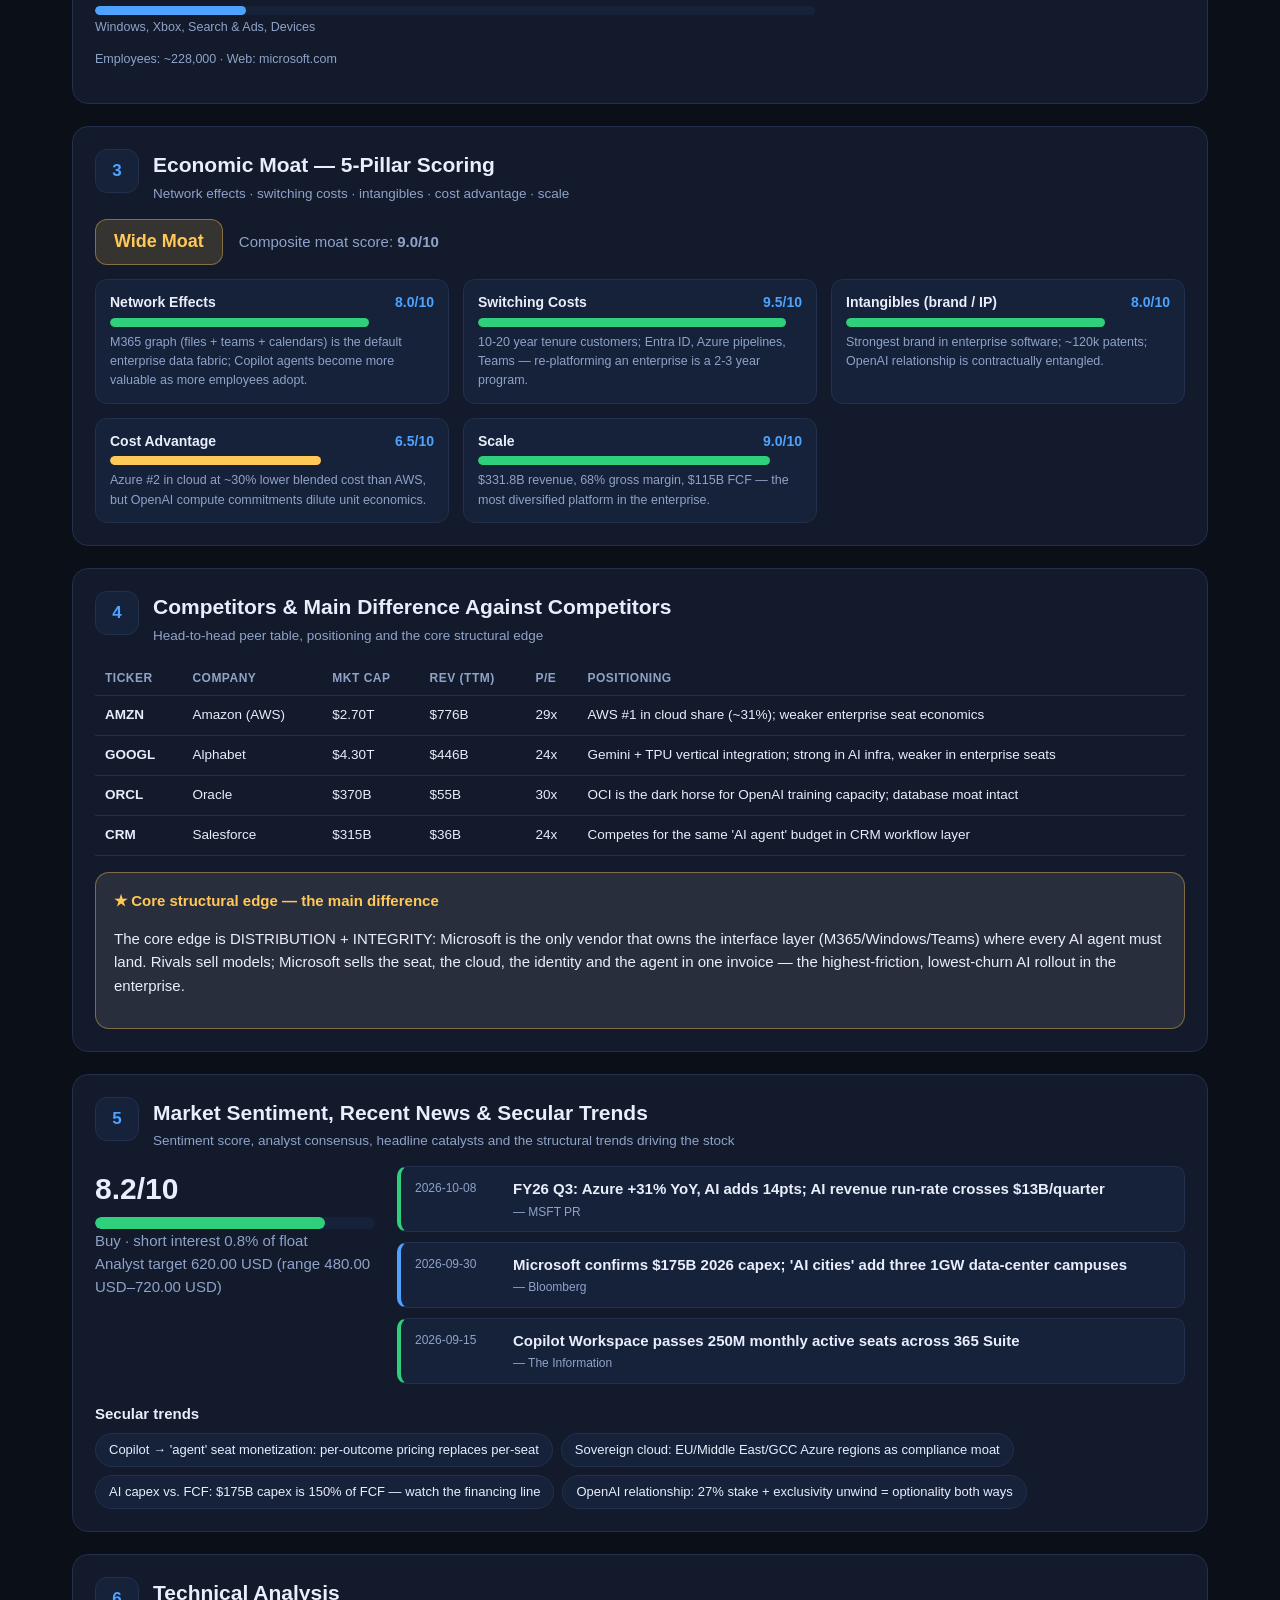
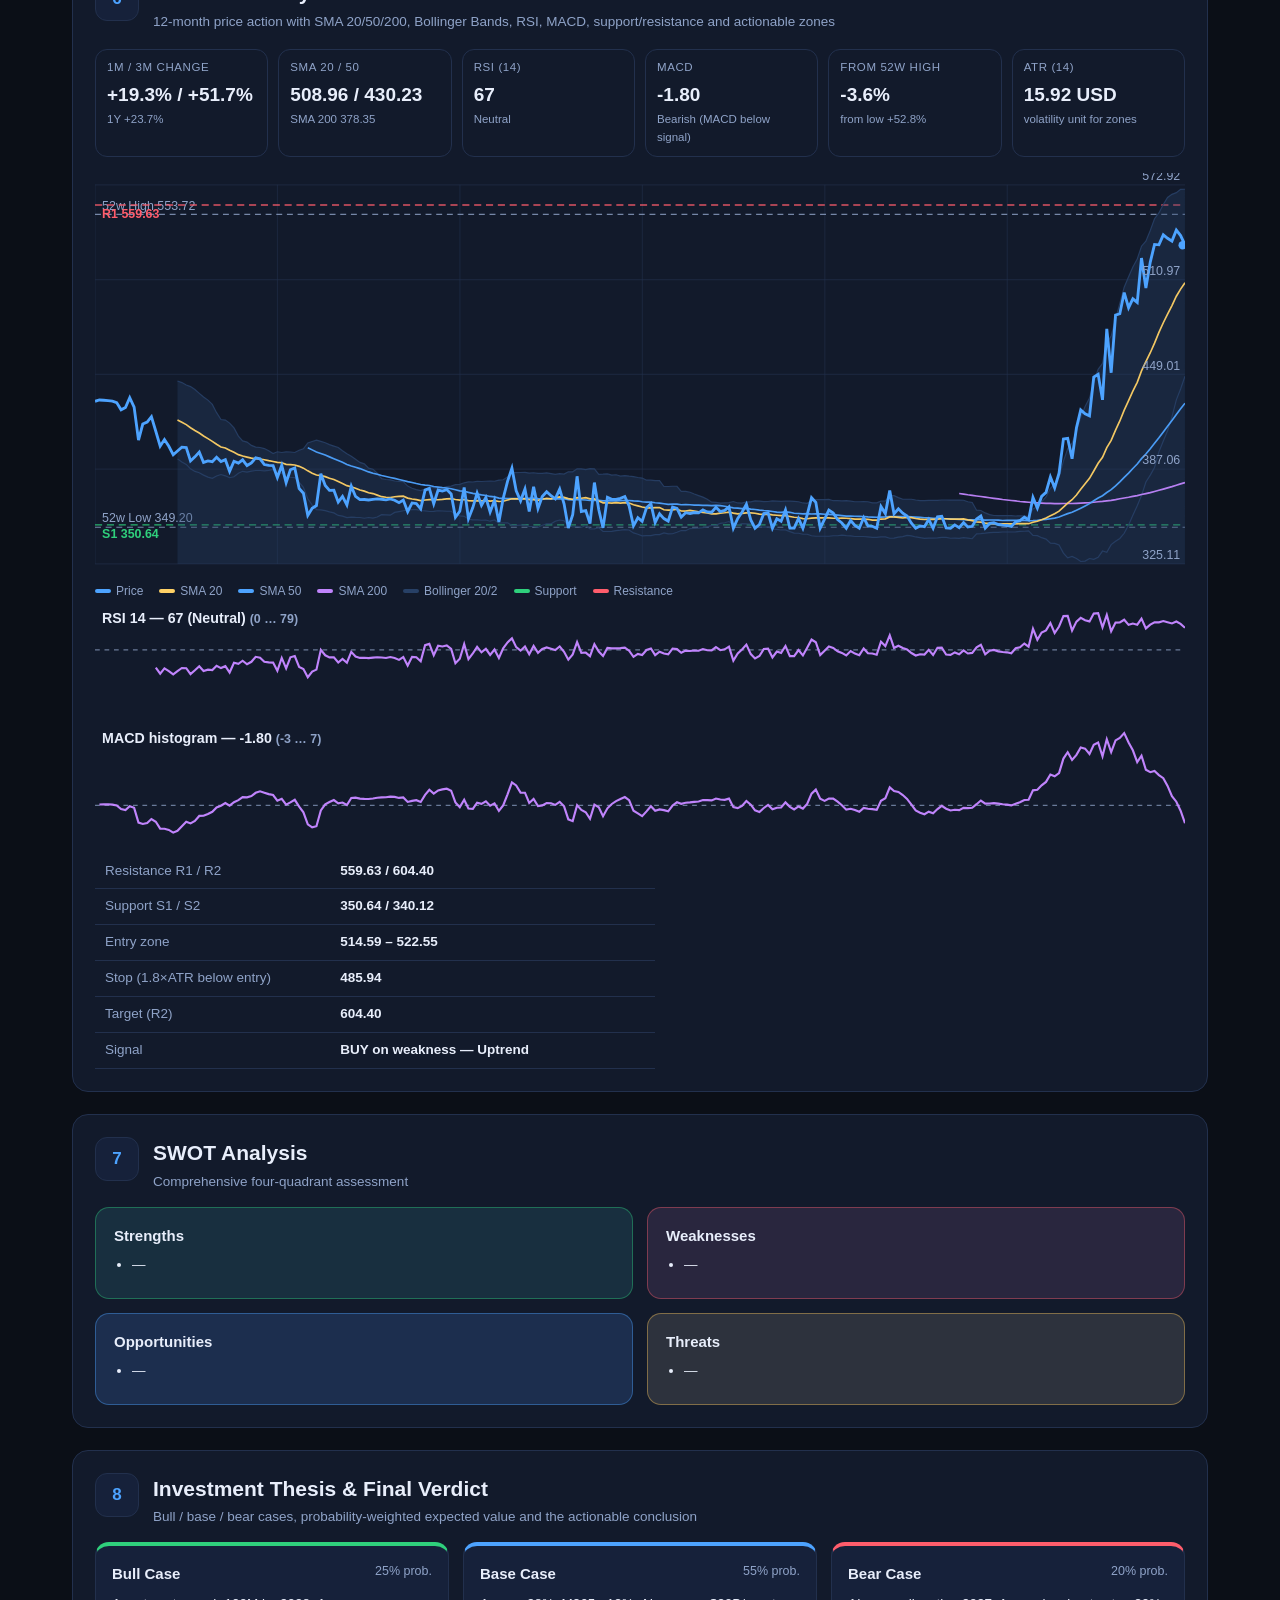
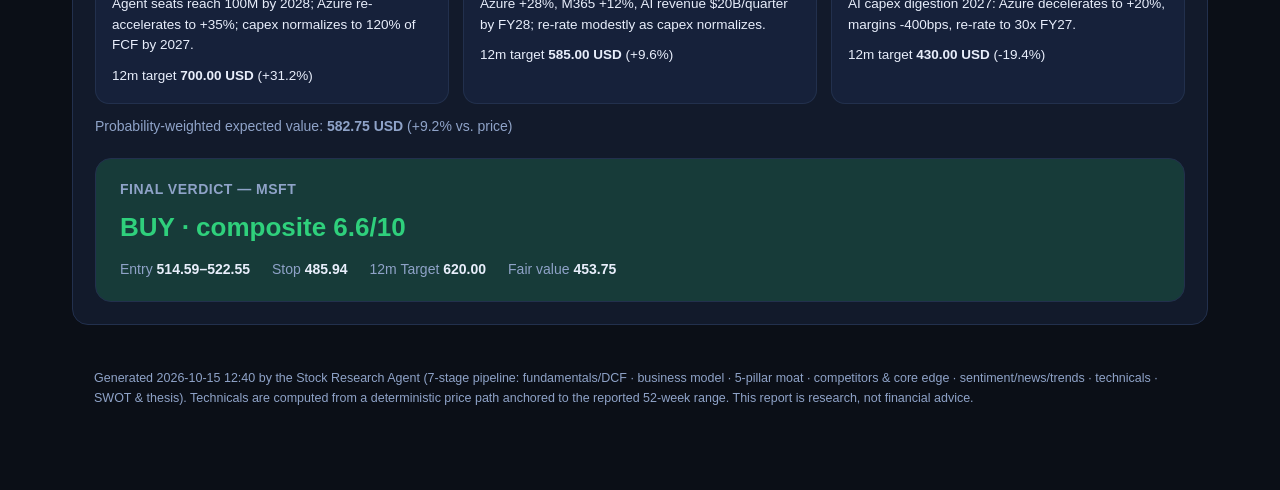
<file: stock_research_agent/reports/MSFT_research_report.html>
<!DOCTYPE html>
<html lang="en" data-theme="dark">
<head>
<meta charset="utf-8"/>
<meta name="viewport" content="width=device-width, initial-scale=1"/>
<title>MSFT — Stock Research Report</title>
<style>
:root{
  --bg:#0b0f17; --bg2:#0f1522; --card:#121a2b; --card2:#16213a;
  --line:#22304d; --txt:#e8eefb; --muted:#8fa3c8; --accent:#4da3ff;
  --up:#2fd07c; --dn:#ff5d6c; --gold:#ffc857;
  --s20:#ffd166; --s50:#4da3ff; --s200:#c084fc; --boll:#274066;
  --sup:#2fd07c; --res:#ff5d6c;
  --good:#2fd07c; --mid:#ffc857; --bad:#ff5d6c;
}
html[data-theme="light"]{
  --bg:#f4f6fb; --bg2:#ffffff; --card:#ffffff; --card2:#eef2fa;
  --line:#d7e0f0; --txt:#17233d; --muted:#5b6c8f; --accent:#1668d6;
  --up:#0d9d5c; --dn:#d63347; --gold:#c78a00;
  --s20:#d99a00; --s50:#1668d6; --s200:#7b3ff2; --boll:#dbe6f8;
  --sup:#0d9d5c; --res:#d63347;
  --good:#0d9d5c; --mid:#c78a00; --bad:#d63347;
}
*{box-sizing:border-box}
body{margin:0;background:var(--bg);color:var(--txt);
  font:15px/1.55 -apple-system,BlinkMacSystemFont,"Segoe UI",Roboto,Inter,Arial,sans-serif}
a{color:var(--accent);text-decoration:none}
a:hover{text-decoration:underline}
.topnav{position:sticky;top:0;z-index:50;display:flex;align-items:center;justify-content:space-between;
  gap:12px;padding:10px 22px;background:var(--bg2);border-bottom:1px solid var(--line);flex-wrap:wrap}
.brand{font-weight:700;letter-spacing:.2px}
.nav-links{display:flex;gap:14px;flex-wrap:wrap;align-items:center;font-size:13px}
.nav-links a{color:var(--muted)}
.nav-links a:hover{color:var(--txt);text-decoration:none}
.theme-btn{background:var(--card);border:1px solid var(--line);color:var(--txt);
  padding:5px 12px;border-radius:20px;cursor:pointer;font-size:13px}
.hero{padding:26px 22px 10px;background:
  radial-gradient(1000px 300px at 20% -50px, color-mix(in srgb, var(--accent) 14%, transparent), transparent)}
.hero-top{display:flex;justify-content:space-between;gap:18px;flex-wrap:wrap;align-items:flex-end}
h1{margin:6px 0 4px;font-size:28px}
.big-ticker{font-size:30px;font-weight:800;letter-spacing:1px;margin-right:12px}
.meta-line{color:var(--muted);margin:0;font-size:13.5px}
.hero-price{text-align:right}
.hero-last{font-size:30px;font-weight:800}
.hero-chg{color:var(--muted);font-size:13.5px}
.badge{display:inline-block;padding:6px 14px;border-radius:20px;font-weight:800;font-size:13px;letter-spacing:.5px}
.v-buy{background:color-mix(in srgb,var(--up) 18%, transparent);color:var(--up);
  border:1px solid color-mix(in srgb,var(--up) 45%, transparent)}
.v-hold{background:color-mix(in srgb,var(--gold) 16%, transparent);color:var(--gold);
  border:1px solid color-mix(in srgb,var(--gold) 45%, transparent)}
.v-avoid{background:color-mix(in srgb,var(--dn) 16%, transparent);color:var(--dn);
  border:1px solid color-mix(in srgb,var(--dn) 45%, transparent)}
.banner{padding:10px 14px;border-radius:10px;margin:14px 0;font-size:13.5px}
.banner.ok{background:color-mix(in srgb,var(--accent) 10%, transparent);
  border:1px solid color-mix(in srgb,var(--accent) 35%, transparent)}
.banner.warn{background:color-mix(in srgb,var(--gold) 12%, transparent);
  border:1px solid color-mix(in srgb,var(--gold) 45%, transparent)}
.kpi-strip{display:grid;grid-template-columns:repeat(auto-fit,minmax(150px,1fr));gap:10px;margin:16px 0}
.kpi{background:var(--card);border:1px solid var(--line);border-radius:12px;padding:12px 14px}
.kpi-strip.small .kpi{padding:9px 11px}
.kpi-label{color:var(--muted);font-size:11.5px;text-transform:uppercase;letter-spacing:.6px}
.kpi-value{font-size:19px;font-weight:800;margin-top:3px}
.kpi-sub{color:var(--muted);font-size:11.5px;margin-top:2px}
.tone-up .kpi-value{color:var(--up)} .tone-dn .kpi-value{color:var(--dn)}
main{padding:8px 22px 30px;max-width:1180px;margin:0 auto}
.card{background:var(--card);border:1px solid var(--line);border-radius:16px;
  padding:22px;margin:22px 0;scroll-margin-top:70px}
.sec-head{display:flex;gap:14px;align-items:flex-start;margin-bottom:14px}
.sec-num{background:var(--card2);border:1px solid var(--line);color:var(--accent);
  min-width:44px;height:44px;border-radius:12px;display:flex;align-items:center;justify-content:center;
  font-weight:800;font-size:17px}
.sec-head h2{margin:0 0 2px;font-size:21px}
.sec-sub{color:var(--muted);margin:0;font-size:13.5px}
h3.sub{margin:18px 0 8px;font-size:15px}
.prose{font-size:15px;line-height:1.65}
.muted{color:var(--muted)} .small{font-size:12.5px}
.two-col{display:grid;grid-template-columns:1fr 1fr;gap:22px}
@media(max-width:860px){.two-col{grid-template-columns:1fr}}
.tbl{width:100%;border-collapse:collapse;font-size:13.5px}
.tbl td{padding:7px 10px;border-bottom:1px solid var(--line);vertical-align:top}
.tbl .rk{color:var(--muted);width:42%}
.tbl .rv{font-weight:600}
.tbl.peers th{padding:8px 10px;text-align:left;color:var(--muted);font-size:12px;
  text-transform:uppercase;letter-spacing:.5px;border-bottom:1px solid var(--line)}
.tbl.peers td{padding:9px 10px}
.tbl.levels{margin-top:14px;max-width:560px}
.upside-box{margin-top:10px;padding:10px 14px;border-radius:10px;font-size:14.5px;
  background:var(--card2);border:1px solid var(--line)}
.upside-box.tone-up b{color:var(--up)} .upside-box.tone-dn b{color:var(--dn)}
.segs{display:grid;gap:12px;margin-top:10px;max-width:720px}
.seg-head{display:flex;justify-content:space-between;font-size:14px;font-weight:700}
.seg-note{color:var(--muted);font-size:12.5px;margin-top:3px}
.bar{height:9px;background:var(--card2);border-radius:6px;overflow:hidden;margin-top:4px}
.bar.big{height:12px}
.bar-fill{height:100%;border-radius:6px}
.bar-fill.good{background:var(--good)} .bar-fill.mid{background:var(--mid)}
.bar-fill.bad{background:var(--bad)} .bar-fill.seg-fill{background:var(--accent)}
.moat-top{display:flex;gap:16px;align-items:center;margin:6px 0 14px;flex-wrap:wrap}
.moat-badge{font-size:18px;font-weight:800;padding:8px 18px;border-radius:12px;
  background:color-mix(in srgb,var(--gold) 15%, transparent);color:var(--gold);
  border:1px solid color-mix(in srgb,var(--gold) 40%, transparent)}
.moat-score{color:var(--muted)}
.pillars{display:grid;grid-template-columns:repeat(auto-fit,minmax(300px,1fr));gap:14px}
.pillar{background:var(--card2);border:1px solid var(--line);border-radius:12px;padding:12px 14px}
.pillar-head{display:flex;justify-content:space-between;font-weight:700;font-size:14px}
.pill-score{color:var(--accent)}
.pillar-note{color:var(--muted);font-size:12.5px;margin-top:6px}
.edge-box{margin-top:16px;padding:16px 18px;border-radius:14px;
  background:color-mix(in srgb,var(--gold) 8%, var(--card2));
  border:1px solid color-mix(in srgb,var(--gold) 40%, transparent)}
.edge-title{font-weight:800;color:var(--gold);margin-bottom:6px}
.sent-grid{display:grid;grid-template-columns:280px 1fr;gap:22px}
@media(max-width:860px){.sent-grid{grid-template-columns:1fr}}
.sent-score{font-size:30px;font-weight:800}
.news-list{display:grid;gap:10px;align-content:start}
.news{display:flex;gap:12px;background:var(--card2);border:1px solid var(--line);
  border-radius:10px;padding:10px 14px;border-left:4px solid var(--accent)}
.news.pos{border-left-color:var(--up)} .news.neg{border-left-color:var(--dn)}
.news-date{color:var(--muted);font-size:12px;min-width:86px;padding-top:2px}
.news-src{display:block;color:var(--muted);font-size:12px;margin-top:2px}
.chips{display:flex;flex-wrap:wrap;gap:8px;margin-top:8px}
.chip{background:var(--card2);border:1px solid var(--line);border-radius:20px;
  padding:6px 13px;font-size:13px}
.chart{width:100%;height:auto;display:block;margin-top:8px}
.chart.mini{margin-top:6px}
.grid{stroke:var(--line);stroke-width:1;opacity:.5}
.price{fill:none;stroke:var(--accent);stroke-width:2.4}
.sma20{fill:none;stroke:var(--s20);stroke-width:1.4;opacity:.95}
.sma50{fill:none;stroke:var(--s50);stroke-width:1.4;opacity:.95}
.sma200{fill:none;stroke:var(--s200);stroke-width:1.4;opacity:.95}
.boll-fill{fill:var(--boll);opacity:.35}
.boll-up,.boll-lo{fill:none;stroke:var(--boll);stroke-width:1;opacity:.9}
.hi,.lo{stroke:var(--muted);stroke-width:1;stroke-dasharray:5 4;opacity:.8}
.res{stroke:var(--res);stroke-width:1.2;stroke-dasharray:6 4;opacity:.85}
.sup{stroke:var(--sup);stroke-width:1.2;stroke-dasharray:6 4;opacity:.85}
.tag-hi,.tag-lo{fill:var(--muted);font-size:10.5px}
.tag-res{fill:var(--res);font-size:10.5px;font-weight:700}
.tag-sup{fill:var(--sup);font-size:10.5px;font-weight:700}
.tag-title{fill:var(--txt);font-size:12px;font-weight:700}
.axis{fill:var(--muted);font-size:10.5px}
.ref{stroke:var(--muted);stroke-width:1;stroke-dasharray:4 4;opacity:.7}
.line-accent{fill:none;stroke:var(--s200);stroke-width:1.8}
.dot{fill:var(--accent)}
.legend{display:flex;gap:16px;flex-wrap:wrap;font-size:12px;color:var(--muted);margin-top:6px}
.sw{display:inline-block;width:16px;height:4px;border-radius:2px;margin-right:5px;vertical-align:middle}
.sw-price{background:var(--accent)} .sw-20{background:var(--s20)}
.sw-50{background:var(--s50)} .sw-200{background:var(--s200)}
.sw-boll{background:var(--boll)} .sw-sup{background:var(--sup)} .sw-res{background:var(--res)}
.swot-grid{display:grid;grid-template-columns:1fr 1fr;gap:14px}
@media(max-width:860px){.swot-grid{grid-template-columns:1fr}}
.swot{border-radius:14px;padding:16px 18px;border:1px solid var(--line)}
.swot h4{margin:0 0 8px;font-size:15px}
.swot ul{margin:0;padding-left:18px}
.swot li{margin:6px 0;font-size:13.5px}
.swot.s{background:color-mix(in srgb,var(--up) 8%, var(--card2));
  border-color:color-mix(in srgb,var(--up) 40%, transparent)}
.swot.w{background:color-mix(in srgb,var(--dn) 8%, var(--card2));
  border-color:color-mix(in srgb,var(--dn) 40%, transparent)}
.swot.o{background:color-mix(in srgb,var(--accent) 10%, var(--card2));
  border-color:color-mix(in srgb,var(--accent) 40%, transparent)}
.swot.t{background:color-mix(in srgb,var(--gold) 10%, var(--card2));
  border-color:color-mix(in srgb,var(--gold) 40%, transparent)}
.cases{display:grid;grid-template-columns:repeat(auto-fit,minmax(260px,1fr));gap:14px}
.case{background:var(--card2);border:1px solid var(--line);border-radius:14px;padding:16px}
.case.bull{border-top:4px solid var(--up)} .case.base{border-top:4px solid var(--accent)}
.case.bear{border-top:4px solid var(--dn)}
.case-head{display:flex;justify-content:space-between;margin-bottom:8px}
.case-label{font-weight:800}
.case-prob{color:var(--muted);font-size:12.5px}
.case p{margin:0 0 10px;font-size:13.5px;color:var(--txt)}
.case-target{font-size:13.5px}
.ev-line{margin-top:12px;color:var(--muted);font-size:14px}
.verdict-banner{padding:20px 24px;border-radius:16px;margin-top:18px;font-size:16px}
.verdict-banner p{margin:8px 0 0;font-size:15.5px;line-height:1.6}
.vb-title{font-weight:800;font-size:18px}
.final{margin-top:20px;padding:20px 24px;border-radius:16px;border:1px solid var(--line)}
.final-label{font-weight:800;letter-spacing:.5px;font-size:14px;color:var(--muted)}
.final-score{font-size:26px;font-weight:800;margin:6px 0 12px}
.final.v-buy .final-score{color:var(--up)} .final.v-hold .final-score{color:var(--gold)}
.final.v-avoid .final-score{color:var(--dn)}
.final-zones{display:flex;gap:22px;flex-wrap:wrap;font-size:14px;color:var(--muted)}
.final-zones b{color:var(--txt)}
.verdict-banner.v-buy{background:color-mix(in srgb,var(--up) 10%, var(--card));
  border:1px solid color-mix(in srgb,var(--up) 45%, transparent)}
.verdict-banner.v-hold{background:color-mix(in srgb,var(--gold) 10%, var(--card));
  border:1px solid color-mix(in srgb,var(--gold) 45%, transparent)}
.verdict-banner.v-avoid{background:color-mix(in srgb,var(--dn) 10%, var(--card));
  border:1px solid color-mix(in srgb,var(--dn) 45%, transparent)}
footer{color:var(--muted);font-size:12.5px;padding:10px 22px 40px;max-width:1180px;margin:0 auto}
</style>
</head>
<body>
<nav class="topnav">
  <div class="brand">📈 Stock Research Agent</div>
  <div class="nav-links">
    <a href="#s1">1 Fundamentals</a><a href="#s2">2 Business</a><a href="#s3">3 Moat</a>
    <a href="#s4">4 Competitors</a><a href="#s5">5 Sentiment</a><a href="#s6">6 Technicals</a>
    <a href="#s7">7 SWOT</a><a href="#s8">8 Thesis &amp; Verdict</a>
    <button id="themeBtn" class="theme-btn" type="button">☀ Light</button>
  </div>
</nav>

<header class="hero">
  <div class="hero-top">
    <div>
      <div class="ticker-row"><span class="big-ticker">MSFT</span>
        <span class="badge v-buy">BUY</span></div>
      <h1>Microsoft Corporation</h1>
      <p class="meta-line">Software · Cloud / AI / Enterprise · NASDAQ ·
        US · Mkt cap $4.00T · October 2026 (local intelligence KB) + computed technicals</p>
    </div>
    <div class="hero-price">
      <div class="hero-last">533.69 USD</div>
      <div class="hero-chg">+19.3% 1M · +51.7% 3M</div>
    </div>
  </div>
  <div class="banner ok">Data as of October 2026, compiled from public market sources into the local intelligence KB. Technical indicators are computed from the deterministic 12-month price path anchored to the 52-week range.</div>
  <div class="kpi-strip"><div class="kpi "><div class="kpi-label">Last price</div><div class="kpi-value">533.69 USD</div><div class="kpi-sub">52w 349.20 – 553.72</div></div><div class="kpi tone-dn"><div class="kpi-label">Fair value</div><div class="kpi-value">453.75 USD</div><div class="kpi-sub">DCF / multiple model</div></div><div class="kpi tone-dn"><div class="kpi-label">Implied upside</div><div class="kpi-value">-15.0%</div><div class="kpi-sub">vs. fair value</div></div><div class="kpi "><div class="kpi-label">Composite score</div><div class="kpi-value">6.6/10</div><div class="kpi-sub">Val 1.5 · Qual 10.0 · Moat 9.0 · Sent 8.2 · Tech 7.5</div></div><div class="kpi "><div class="kpi-label">Moat</div><div class="kpi-value">Wide Moat</div><div class="kpi-sub">9.0/10 · 5-pillar model</div></div><div class="kpi "><div class="kpi-label">Sentiment</div><div class="kpi-value">8.2/10</div><div class="kpi-sub">Buy</div></div></div>
</header>

<main>
<section id="s0" class="verdict-banner v-buy">
  <div class="vb-title">Is it worth it? — MSFT at 533.69 USD</div>
  <p>CAUTIOUS YES — excellent business and moat justify ownership, but the price already sits within 15% of the model&#x27;s fair value (453.75 vs. 533.69). Composite 6.6/10. Prefer buying in the 514.59–522.55 zone or on a dip; a 12-month target of 620.00 implies limited upside here.</p>
</section>

<section id="s1" class="card">
<header class="sec-head"><div class="sec-num">1</div><div><h2>Fundamentals, Financial Health &amp; Intrinsic Valuation</h2><p class="sec-sub">Income statement, balance sheet, cash flow, growth, margins, ROIC/ROE, multiples and DCF fair value</p></div></header>
  <div class="two-col">
    <div>
      <table class="tbl"><tr><td class="rk">Revenue (TTM)</td><td class="rv">$332B <span class='muted'>(+17.0% YoY)</span></td></tr><tr><td class="rk">Gross margin</td><td class="rv">67.9%</td></tr><tr><td class="rk">Operating margin</td><td class="rv">44.0%</td></tr><tr><td class="rk">Net margin</td><td class="rv">34.5%</td></tr><tr><td class="rk">EPS (TTM)</td><td class="rv">15.24 USD</td></tr><tr><td class="rk">P/E (TTM) / Fwd</td><td class="rv">35.0x / 29.5x</td></tr><tr><td class="rk">P/S · EV/EBITDA</td><td class="rv">12.1x · 31.0x</td></tr><tr><td class="rk">ROIC / ROE</td><td class="rv">38% / 42%</td></tr><tr><td class="rk">Free cash flow</td><td class="rv">$115B</td></tr><tr><td class="rk">Cash / Total debt</td><td class="rv">$78B / $61B</td></tr><tr><td class="rk">Dividend</td><td class="rv">0.91 USD/qtr (0.68% yield)</td></tr><tr><td class="rk">Quality score</td><td class="rv">10.0/10 (margins + growth + balance sheet)</td></tr></table>
    </div>
    <div>
      <h3 class="sub">Intrinsic value — Multi-method fair value — 50% two-stage FCFE DCF (FCF/share 15.34, growth 18%→3.5%, discount 9.0%) + 50% growth-adjusted P/E. Net cash/share +2.27 shown for context (FCFE basis — not added back)</h3>
      <table class="tbl"><tr><td class="rk">Year 1</td><td class="rv">FCF 18.10 · g 18.0% · PV 16.61</td></tr><tr><td class="rk">Year 2</td><td class="rv">FCF 20.89 · g 15.4% · PV 17.58</td></tr><tr><td class="rk">Year 3</td><td class="rv">FCF 23.65 · g 13.2% · PV 18.27</td></tr><tr><td class="rk">Year 4</td><td class="rv">FCF 26.37 · g 11.5% · PV 18.68</td></tr><tr><td class="rk">Year 5</td><td class="rv">FCF 29.03 · g 10.1% · PV 18.86</td></tr><tr><td class="rk">Terminal yr 10</td><td class="rv">PV of terminal value: 327.45</td></tr><tr><td class="rk">DCF intrinsic value</td><td class="rv">508.59 USD (50% weight)</td></tr><tr><td class="rk">Growth-adjusted P/E value</td><td class="rv">398.91 USD (target 26.2x × EPS) — 50% weight</td></tr><tr><td class="rk">Implied fair value</td><td class="rv"><b>453.75 USD</b></td></tr></table>
      <div class="upside-box tone-dn">Implied upside vs. price: <b>-15.0%</b></div>
    </div>
  </div>
</section>

<section id="s2" class="card">
<header class="sec-head"><div class="sec-num">2</div><div><h2>Business Model &amp; Revenue Architecture</h2><p class="sec-sub">How the company makes money, revenue segments and the operating flywheel</p></div></header>
  <p class="prose">Microsoft monetizes the entire enterprise AI loop: Azure hosts the workloads, OpenAI models (via ~27% stake + multi-year compute contracts) generate the demand, Copilot sells it as seats across a 400M+ M365 install base. $175B 2026 capex is the price of keeping that flywheel ahead of rivals; it is also the main margin risk.</p>
  <div class="segs"><div class="seg"><div class="seg-head"><span>Productivity &amp; Business Processes</span><span>+38%</span></div><div class="bar"><div class="bar-fill seg-fill" style="width:38%"></div></div><div class="seg-note">M365, LinkedIn, Dynamics</div></div><div class="seg"><div class="seg-head"><span>Intelligent Cloud</span><span>+41%</span></div><div class="bar"><div class="bar-fill seg-fill" style="width:41%"></div></div><div class="seg-note">Azure, GitHub, Server products</div></div><div class="seg"><div class="seg-head"><span>More Personal Computing</span><span>+21%</span></div><div class="bar"><div class="bar-fill seg-fill" style="width:21%"></div></div><div class="seg-note">Windows, Xbox, Search &amp; Ads, Devices</div></div></div>
  <p class="muted small">Employees: ~228,000 · Web: microsoft.com</p>
</section>

<section id="s3" class="card">
<header class="sec-head"><div class="sec-num">3</div><div><h2>Economic Moat — 5-Pillar Scoring</h2><p class="sec-sub">Network effects · switching costs · intangibles · cost advantage · scale</p></div></header>
  <div class="moat-top">
    <div class="moat-badge">Wide Moat</div>
    <div class="moat-score">Composite moat score: <b>9.0/10</b></div>
  </div>
  <div class="pillars"><div class="pillar"><div class="pillar-head"><span>Network Effects</span><span class="pill-score">8.0/10</span></div><div class="bar"><div class="bar-fill good" style="width:80%"></div></div><div class="pillar-note">M365 graph (files + teams + calendars) is the default enterprise data fabric; Copilot agents become more valuable as more employees adopt.</div></div><div class="pillar"><div class="pillar-head"><span>Switching Costs</span><span class="pill-score">9.5/10</span></div><div class="bar"><div class="bar-fill good" style="width:95%"></div></div><div class="pillar-note">10-20 year tenure customers; Entra ID, Azure pipelines, Teams — re-platforming an enterprise is a 2-3 year program.</div></div><div class="pillar"><div class="pillar-head"><span>Intangibles (brand / IP)</span><span class="pill-score">8.0/10</span></div><div class="bar"><div class="bar-fill good" style="width:80%"></div></div><div class="pillar-note">Strongest brand in enterprise software; ~120k patents; OpenAI relationship is contractually entangled.</div></div><div class="pillar"><div class="pillar-head"><span>Cost Advantage</span><span class="pill-score">6.5/10</span></div><div class="bar"><div class="bar-fill mid" style="width:65%"></div></div><div class="pillar-note">Azure #2 in cloud at ~30% lower blended cost than AWS, but OpenAI compute commitments dilute unit economics.</div></div><div class="pillar"><div class="pillar-head"><span>Scale</span><span class="pill-score">9.0/10</span></div><div class="bar"><div class="bar-fill good" style="width:90%"></div></div><div class="pillar-note">$331.8B revenue, 68% gross margin, $115B FCF — the most diversified platform in the enterprise.</div></div></div>
</section>

<section id="s4" class="card">
<header class="sec-head"><div class="sec-num">4</div><div><h2>Competitors &amp; Main Difference Against Competitors</h2><p class="sec-sub">Head-to-head peer table, positioning and the core structural edge</p></div></header>
  <table class="tbl peers"><thead><tr><th>Ticker</th><th>Company</th><th>Mkt Cap</th>
    <th>Rev (TTM)</th><th>P/E</th><th>Positioning</th></tr></thead>
  <tbody><tr><td><b>AMZN</b></td><td>Amazon (AWS)</td><td>$2.70T</td><td>$776B</td><td>29x</td><td>AWS #1 in cloud share (~31%); weaker enterprise seat economics</td></tr><tr><td><b>GOOGL</b></td><td>Alphabet</td><td>$4.30T</td><td>$446B</td><td>24x</td><td>Gemini + TPU vertical integration; strong in AI infra, weaker in enterprise seats</td></tr><tr><td><b>ORCL</b></td><td>Oracle</td><td>$370B</td><td>$55B</td><td>30x</td><td>OCI is the dark horse for OpenAI training capacity; database moat intact</td></tr><tr><td><b>CRM</b></td><td>Salesforce</td><td>$315B</td><td>$36B</td><td>24x</td><td>Competes for the same &#x27;AI agent&#x27; budget in CRM workflow layer</td></tr></tbody></table>
  <div class="edge-box"><div class="edge-title">★ Core structural edge — the main difference</div>
  <p>The core edge is DISTRIBUTION + INTEGRITY: Microsoft is the only vendor that owns the interface layer (M365/Windows/Teams) where every AI agent must land. Rivals sell models; Microsoft sells the seat, the cloud, the identity and the agent in one invoice — the highest-friction, lowest-churn AI rollout in the enterprise.</p></div>
</section>

<section id="s5" class="card">
<header class="sec-head"><div class="sec-num">5</div><div><h2>Market Sentiment, Recent News &amp; Secular Trends</h2><p class="sec-sub">Sentiment score, analyst consensus, headline catalysts and the structural trends driving the stock</p></div></header>
  <div class="sent-grid">
    <div class="sent-meter">
      <div class="sent-score">8.2/10</div>
      <div class="bar big"><div class="bar-fill good" style="width:82%"></div></div>
      <div class="muted">Buy · short interest 0.8% of float</div>
      <div class="muted">Analyst target 620.00 USD (range 480.00 USD–720.00 USD)</div>
    </div>
    <div class="news-list"><div class="news pos"><div class="news-date">2026-10-08</div><div class="news-body"><b>FY26 Q3: Azure +31% YoY, AI adds 14pts; AI revenue run-rate crosses $13B/quarter</b><span class="news-src">— MSFT PR</span></div></div><div class="news mixed"><div class="news-date">2026-09-30</div><div class="news-body"><b>Microsoft confirms $175B 2026 capex; &#x27;AI cities&#x27; add three 1GW data-center campuses</b><span class="news-src">— Bloomberg</span></div></div><div class="news pos"><div class="news-date">2026-09-15</div><div class="news-body"><b>Copilot Workspace passes 250M monthly active seats across 365 Suite</b><span class="news-src">— The Information</span></div></div></div>
  </div>
  <h3 class="sub">Secular trends</h3>
  <div class="chips"><span class="chip">Copilot → &#x27;agent&#x27; seat monetization: per-outcome pricing replaces per-seat</span><span class="chip">Sovereign cloud: EU/Middle East/GCC Azure regions as compliance moat</span><span class="chip">AI capex vs. FCF: $175B capex is 150% of FCF — watch the financing line</span><span class="chip">OpenAI relationship: 27% stake + exclusivity unwind = optionality both ways</span></div>
</section>

<section id="s6" class="card">
<header class="sec-head"><div class="sec-num">6</div><div><h2>Technical Analysis</h2><p class="sec-sub">12-month price action with SMA 20/50/200, Bollinger Bands, RSI, MACD, support/resistance and actionable zones</p></div></header>
  <div class="kpi-strip small"><div class="kpi "><div class="kpi-label">1M / 3M change</div><div class="kpi-value">+19.3% / +51.7%</div><div class="kpi-sub">1Y +23.7%</div></div><div class="kpi "><div class="kpi-label">SMA 20 / 50</div><div class="kpi-value">508.96 / 430.23</div><div class="kpi-sub">SMA 200 378.35</div></div><div class="kpi "><div class="kpi-label">RSI (14)</div><div class="kpi-value">67</div><div class="kpi-sub">Neutral</div></div><div class="kpi "><div class="kpi-label">MACD</div><div class="kpi-value">-1.80</div><div class="kpi-sub">Bearish (MACD below signal)</div></div><div class="kpi "><div class="kpi-label">From 52w high</div><div class="kpi-value">-3.6%</div><div class="kpi-sub">from low +52.8%</div></div><div class="kpi "><div class="kpi-label">ATR (14)</div><div class="kpi-value">15.92 USD</div><div class="kpi-sub">volatility unit for zones</div></div></div>
  <svg viewBox="0 0 920 340" class="chart" role="img" aria-label="12-month price chart">
      <line x1="0" y1="330" x2="920" y2="330" class="grid"/><line x1="0" y1="250" x2="920" y2="250" class="grid"/><line x1="0" y1="170" x2="920" y2="170" class="grid"/><line x1="0" y1="90" x2="920" y2="90" class="grid"/><line x1="0" y1="10" x2="920" y2="10" class="grid"/><line x1="0" y1="10" x2="0" y2="330" class="grid"/><line x1="154" y1="10" x2="154" y2="330" class="grid"/><line x1="308" y1="10" x2="308" y2="330" class="grid"/><line x1="462" y1="10" x2="462" y2="330" class="grid"/><line x1="616" y1="10" x2="616" y2="330" class="grid"/><line x1="770" y1="10" x2="770" y2="330" class="grid"/><line x1="0" y1="35" x2="920" y2="35" class="hi"/><text x="6" y="31" class="tag-hi">52w High 553.72</text><line x1="0" y1="299" x2="920" y2="299" class="lo"/><text x="6" y="295" class="tag-lo">52w Low 349.20</text><line x1="0" y1="27" x2="920" y2="27" class="res"/><text x="6" y="38" class="tag-res">R1 559.63</text><line x1="0" y1="297" x2="920" y2="297" class="sup"/><text x="6" y="308" class="tag-sup">S1 350.64</text>
      <polygon points="69.6,175.6 69.6,175.6 73.3,176.9 77.0,178.9 80.6,180.3 84.3,182.8 88.0,186.0 91.6,189.1 95.3,191.7 99.0,195.3 102.6,202.3 106.3,208.1 110.0,208.6 113.6,211.1 117.3,215.2 121.0,222.1 124.6,226.1 128.3,227.1 132.0,229.9 135.6,231.4 139.3,231.7 142.9,232.6 146.6,234.5 150.3,236.8 153.9,235.3 157.6,235.9 161.3,235.4 164.9,235.5 168.6,235.9 172.3,234.0 175.9,232.8 179.6,227.8 183.3,226.6 186.9,225.5 190.6,226.5 194.3,227.7 197.9,229.3 201.6,230.5 205.3,231.7 208.9,234.4 212.6,236.9 216.3,239.1 219.9,241.6 223.6,244.3 227.3,245.5 230.9,249.1 234.6,250.0 238.2,253.4 241.9,258.0 245.6,258.7 249.2,259.0 252.9,260.0 256.6,260.3 260.2,260.5 263.9,264.3 267.6,266.1 271.2,267.2 274.9,268.1 278.6,266.8 282.2,265.6 285.9,265.6 289.6,266.5 293.2,265.8 296.9,264.7 300.6,264.3 304.2,263.0 307.9,262.8 311.6,261.5 315.2,260.7 318.9,260.8 322.5,260.3 326.2,260.4 329.9,260.2 333.5,260.1 337.2,260.2 340.9,259.2 344.5,258.9 348.2,256.6 351.9,252.6 355.5,252.9 359.2,252.8 362.9,252.7 366.5,253.3 370.2,253.0 373.9,253.5 377.5,253.5 381.2,253.1 384.9,253.8 388.5,254.4 392.2,253.8 395.9,254.1 399.5,252.2 403.2,252.2 406.9,249.7 410.5,249.7 414.2,250.4 417.8,249.6 421.5,249.8 425.2,254.3 428.8,254.2 432.5,254.0 436.2,255.0 439.8,254.7 443.5,255.9 447.2,255.4 450.8,255.9 454.5,256.3 458.2,257.0 461.8,257.5 465.5,259.3 469.2,259.3 472.8,259.6 476.5,259.6 480.2,264.6 483.8,264.6 487.5,264.4 491.2,264.4 494.8,268.7 498.5,268.8 502.2,269.5 505.8,271.0 509.5,272.3 513.1,273.6 516.8,275.3 520.5,277.8 524.1,278.0 527.8,278.6 531.5,278.4 535.1,278.2 538.8,277.3 542.5,278.5 546.1,278.7 549.8,277.6 553.5,277.6 557.1,276.7 560.8,277.0 564.5,277.4 568.1,277.3 571.8,276.8 575.5,276.9 579.1,277.1 582.8,276.9 586.5,277.0 590.1,277.1 593.8,277.5 597.5,278.5 601.1,278.8 604.8,276.4 608.4,275.7 612.1,275.7 615.8,275.7 619.4,275.5 623.1,276.6 626.8,276.6 630.4,276.8 634.1,276.6 637.8,277.0 641.4,277.5 645.1,277.5 648.8,277.4 652.4,277.5 656.1,278.4 659.8,278.4 663.4,277.0 667.1,276.7 670.8,272.4 674.4,272.3 678.1,274.0 681.8,275.4 685.4,275.4 689.1,275.4 692.7,276.0 696.4,276.5 700.1,276.5 703.7,276.4 707.4,276.4 711.1,276.3 714.7,276.0 718.4,276.0 722.1,276.1 725.7,276.1 729.4,276.1 733.1,276.2 736.7,277.5 740.4,278.1 744.1,284.6 747.7,284.9 751.4,286.9 755.1,288.3 758.7,289.1 762.4,289.2 766.1,289.2 769.7,289.2 773.4,289.2 777.1,289.5 780.7,289.3 784.4,289.4 788.0,290.0 791.7,283.5 795.4,281.8 799.0,277.6 802.7,273.4 806.4,266.1 810.0,262.7 813.7,256.8 817.4,243.2 821.0,232.7 824.7,228.0 828.4,218.1 832.0,206.1 835.7,197.1 839.4,190.0 843.0,176.8 846.7,165.7 850.4,160.7 854.0,143.5 857.7,137.6 861.4,123.3 865.0,110.1 868.7,96.4 872.4,87.5 876.0,79.3 879.7,72.6 883.3,61.8 887.0,57.6 890.7,48.5 894.3,38.6 898.0,33.7 901.7,26.6 905.3,20.7 909.0,18.0 912.7,16.6 916.3,13.8 920.0,13.7 920.0,330 69.6,330" class="boll-fill"/>
      <polyline points="69.6,175.6 73.3,176.9 77.0,178.9 80.6,180.3 84.3,182.8 88.0,186.0 91.6,189.1 95.3,191.7 99.0,195.3 102.6,202.3 106.3,208.1 110.0,208.6 113.6,211.1 117.3,215.2 121.0,222.1 124.6,226.1 128.3,227.1 132.0,229.9 135.6,231.4 139.3,231.7 142.9,232.6 146.6,234.5 150.3,236.8 153.9,235.3 157.6,235.9 161.3,235.4 164.9,235.5 168.6,235.9 172.3,234.0 175.9,232.8 179.6,227.8 183.3,226.6 186.9,225.5 190.6,226.5 194.3,227.7 197.9,229.3 201.6,230.5 205.3,231.7 208.9,234.4 212.6,236.9 216.3,239.1 219.9,241.6 223.6,244.3 227.3,245.5 230.9,249.1 234.6,250.0 238.2,253.4 241.9,258.0 245.6,258.7 249.2,259.0 252.9,260.0 256.6,260.3 260.2,260.5 263.9,264.3 267.6,266.1 271.2,267.2 274.9,268.1 278.6,266.8 282.2,265.6 285.9,265.6 289.6,266.5 293.2,265.8 296.9,264.7 300.6,264.3 304.2,263.0 307.9,262.8 311.6,261.5 315.2,260.7 318.9,260.8 322.5,260.3 326.2,260.4 329.9,260.2 333.5,260.1 337.2,260.2 340.9,259.2 344.5,258.9 348.2,256.6 351.9,252.6 355.5,252.9 359.2,252.8 362.9,252.7 366.5,253.3 370.2,253.0 373.9,253.5 377.5,253.5 381.2,253.1 384.9,253.8 388.5,254.4 392.2,253.8 395.9,254.1 399.5,252.2 403.2,252.2 406.9,249.7 410.5,249.7 414.2,250.4 417.8,249.6 421.5,249.8 425.2,254.3 428.8,254.2 432.5,254.0 436.2,255.0 439.8,254.7 443.5,255.9 447.2,255.4 450.8,255.9 454.5,256.3 458.2,257.0 461.8,257.5 465.5,259.3 469.2,259.3 472.8,259.6 476.5,259.6 480.2,264.6 483.8,264.6 487.5,264.4 491.2,264.4 494.8,268.7 498.5,268.8 502.2,269.5 505.8,271.0 509.5,272.3 513.1,273.6 516.8,275.3 520.5,277.8 524.1,278.0 527.8,278.6 531.5,278.4 535.1,278.2 538.8,277.3 542.5,278.5 546.1,278.7 549.8,277.6 553.5,277.6 557.1,276.7 560.8,277.0 564.5,277.4 568.1,277.3 571.8,276.8 575.5,276.9 579.1,277.1 582.8,276.9 586.5,277.0 590.1,277.1 593.8,277.5 597.5,278.5 601.1,278.8 604.8,276.4 608.4,275.7 612.1,275.7 615.8,275.7 619.4,275.5 623.1,276.6 626.8,276.6 630.4,276.8 634.1,276.6 637.8,277.0 641.4,277.5 645.1,277.5 648.8,277.4 652.4,277.5 656.1,278.4 659.8,278.4 663.4,277.0 667.1,276.7 670.8,272.4 674.4,272.3 678.1,274.0 681.8,275.4 685.4,275.4 689.1,275.4 692.7,276.0 696.4,276.5 700.1,276.5 703.7,276.4 707.4,276.4 711.1,276.3 714.7,276.0 718.4,276.0 722.1,276.1 725.7,276.1 729.4,276.1 733.1,276.2 736.7,277.5 740.4,278.1 744.1,284.6 747.7,284.9 751.4,286.9 755.1,288.3 758.7,289.1 762.4,289.2 766.1,289.2 769.7,289.2 773.4,289.2 777.1,289.5 780.7,289.3 784.4,289.4 788.0,290.0 791.7,283.5 795.4,281.8 799.0,277.6 802.7,273.4 806.4,266.1 810.0,262.7 813.7,256.8 817.4,243.2 821.0,232.7 824.7,228.0 828.4,218.1 832.0,206.1 835.7,197.1 839.4,190.0 843.0,176.8 846.7,165.7 850.4,160.7 854.0,143.5 857.7,137.6 861.4,123.3 865.0,110.1 868.7,96.4 872.4,87.5 876.0,79.3 879.7,72.6 883.3,61.8 887.0,57.6 890.7,48.5 894.3,38.6 898.0,33.7 901.7,26.6 905.3,20.7 909.0,18.0 912.7,16.6 916.3,13.8 920.0,13.7" class="boll-up"/>
      <polyline points="69.6,241.3 73.3,243.9 77.0,246.0 80.6,249.7 84.3,251.9 88.0,253.0 91.6,255.0 95.3,256.7 99.0,257.7 102.6,255.7 106.3,254.5 110.0,255.6 113.6,257.2 117.3,256.4 121.0,253.4 124.6,251.8 128.3,252.4 132.0,251.6 135.6,251.1 139.3,251.1 142.9,251.4 146.6,251.0 150.3,250.2 153.9,253.1 157.6,253.3 161.3,256.3 164.9,256.8 168.6,257.1 172.3,261.2 175.9,265.4 179.6,275.0 183.3,280.3 186.9,284.2 190.6,284.3 194.3,285.0 197.9,286.0 201.6,286.9 205.3,289.0 208.9,289.6 212.6,290.9 216.3,290.5 219.9,290.7 223.6,290.8 227.3,291.4 230.9,290.8 234.6,291.3 238.2,290.4 241.9,288.4 245.6,288.6 249.2,288.8 252.9,286.5 256.6,285.8 260.2,285.1 263.9,284.6 267.6,284.2 271.2,284.2 274.9,284.9 278.6,285.2 282.2,285.7 285.9,285.6 289.6,285.1 293.2,285.3 296.9,285.5 300.6,285.5 304.2,288.2 307.9,289.4 311.6,289.8 315.2,292.2 318.9,292.8 322.5,292.8 326.2,293.1 329.9,292.9 333.5,293.9 337.2,292.9 340.9,295.5 344.5,295.3 348.2,295.3 351.9,297.4 355.5,297.4 359.2,297.2 362.9,297.2 366.5,298.4 370.2,298.4 373.9,299.2 377.5,297.3 381.2,296.2 384.9,296.1 388.5,293.9 392.2,292.9 395.9,293.5 399.5,297.3 403.2,298.8 406.9,298.2 410.5,299.2 414.2,297.5 417.8,300.5 421.5,300.4 425.2,299.4 428.8,302.6 432.5,302.6 436.2,302.5 439.8,301.8 443.5,301.5 447.2,301.0 450.8,301.3 454.5,303.8 458.2,304.9 461.8,306.3 465.5,306.1 469.2,306.1 472.8,305.3 476.5,305.2 480.2,303.8 483.8,304.6 487.5,304.5 491.2,303.2 494.8,301.8 498.5,301.9 502.2,300.1 505.8,299.9 509.5,299.7 513.1,299.3 516.8,298.7 520.5,297.5 524.1,297.4 527.8,295.7 531.5,295.2 535.1,294.2 538.8,296.8 542.5,296.9 546.1,295.9 549.8,296.1 553.5,296.3 557.1,297.7 560.8,298.9 564.5,298.9 568.1,298.7 571.8,300.5 575.5,300.8 579.1,301.3 582.8,301.3 586.5,302.7 590.1,304.0 593.8,304.1 597.5,304.9 601.1,304.9 604.8,306.2 608.4,306.6 612.1,306.6 615.8,306.6 619.4,306.6 623.1,306.2 626.8,306.2 630.4,305.6 634.1,306.1 637.8,306.3 641.4,306.8 645.1,306.8 648.8,306.8 652.4,307.2 656.1,307.6 659.8,307.6 663.4,307.2 667.1,307.1 670.8,308.3 674.4,308.2 678.1,307.4 681.8,306.9 685.4,305.9 689.1,306.3 692.7,307.2 696.4,307.8 700.1,308.4 703.7,308.2 707.4,308.2 711.1,308.0 714.7,307.5 718.4,307.5 722.1,308.3 725.7,308.2 729.4,308.4 733.1,307.8 736.7,308.2 740.4,308.7 744.1,304.6 747.7,304.4 751.4,304.0 755.1,303.5 758.7,303.3 762.4,303.3 766.1,303.0 769.7,303.0 773.4,303.0 777.1,302.9 780.7,302.5 784.4,302.4 788.0,302.1 791.7,306.0 795.4,306.1 799.0,307.8 802.7,309.0 806.4,312.5 810.0,312.6 813.7,314.0 817.4,320.8 821.0,324.8 824.7,323.6 828.4,325.4 832.0,327.9 835.7,327.6 839.4,325.4 843.0,326.1 846.7,324.4 850.4,319.1 854.0,320.1 857.7,313.7 861.4,310.8 865.0,308.5 868.7,304.1 872.4,297.0 876.0,288.9 879.7,280.8 883.3,272.3 887.0,260.8 890.7,255.0 894.3,248.6 898.0,235.4 901.7,226.2 905.3,217.6 909.0,205.8 912.7,191.5 916.3,182.3 920.0,171.5" class="boll-lo"/>
      <polyline points="729.4,270.5 733.1,271.0 736.7,271.6 740.4,272.1 744.1,272.6 747.7,273.1 751.4,273.6 755.1,274.1 758.7,274.6 762.4,275.1 766.1,275.6 769.7,276.0 773.4,276.4 777.1,276.8 780.7,277.3 784.4,277.6 788.0,277.9 791.7,278.2 795.4,278.4 799.0,278.6 802.7,278.8 806.4,278.9 810.0,279.1 813.7,279.1 817.4,279.0 821.0,279.0 824.7,279.0 828.4,278.8 832.0,278.6 835.7,278.4 839.4,278.2 843.0,277.9 846.7,277.5 850.4,277.2 854.0,276.7 857.7,276.3 861.4,275.7 865.0,275.0 868.7,274.3 872.4,273.7 876.0,273.0 879.7,272.3 883.3,271.4 887.0,270.6 890.7,269.8 894.3,268.8 898.0,267.8 901.7,266.8 905.3,265.8 909.0,264.7 912.7,263.5 916.3,262.4 920.0,261.3" class="sma200"/>
      <polyline points="179.6,231.9 183.3,233.7 186.9,235.5 190.6,236.7 194.3,238.1 197.9,239.6 201.6,241.1 205.3,242.7 208.9,244.2 212.6,246.0 216.3,247.3 219.9,248.3 223.6,249.5 227.3,250.9 230.9,252.3 234.6,253.4 238.2,254.3 241.9,255.3 245.6,256.2 249.2,257.0 252.9,257.8 256.6,258.7 260.2,259.6 263.9,260.5 267.6,261.2 271.2,262.1 274.9,262.9 278.6,263.4 282.2,263.8 285.9,264.6 289.6,265.1 293.2,265.6 296.9,265.9 300.6,266.5 304.2,267.4 307.9,268.3 311.6,268.6 315.2,269.6 318.9,270.4 322.5,271.0 326.2,271.7 329.9,272.2 333.5,273.0 337.2,273.4 340.9,274.4 344.5,274.6 348.2,274.8 351.9,274.8 355.5,274.9 359.2,275.0 362.9,274.5 366.5,274.6 370.2,274.3 373.9,274.9 377.5,275.0 381.2,275.1 384.9,275.2 388.5,275.1 392.2,275.0 395.9,275.0 399.5,275.7 403.2,276.0 406.9,275.6 410.5,275.8 414.2,276.0 417.8,276.4 421.5,276.1 425.2,276.3 428.8,276.8 432.5,276.7 436.2,276.7 439.8,276.7 443.5,276.6 447.2,276.4 450.8,276.4 454.5,276.8 458.2,276.9 461.8,277.5 465.5,277.8 469.2,277.8 472.8,278.3 476.5,278.7 480.2,279.2 483.8,279.7 487.5,279.5 491.2,279.5 494.8,280.0 498.5,279.9 502.2,280.0 505.8,280.3 509.5,280.4 513.1,280.6 516.8,280.6 520.5,280.8 524.1,280.6 527.8,280.8 531.5,281.3 535.1,281.9 538.8,282.6 542.5,282.9 546.1,283.3 549.8,283.1 553.5,283.7 557.1,284.0 560.8,284.5 564.5,284.9 568.1,285.2 571.8,285.7 575.5,286.2 579.1,286.5 582.8,286.1 586.5,286.4 590.1,287.2 593.8,287.4 597.5,287.7 601.1,287.5 604.8,287.8 608.4,287.6 612.1,287.7 615.8,288.0 619.4,288.2 623.1,288.4 626.8,288.8 630.4,289.2 634.1,289.6 637.8,289.5 641.4,289.7 645.1,289.8 648.8,289.9 652.4,290.3 656.1,290.4 659.8,290.6 663.4,290.4 667.1,290.3 670.8,290.0 674.4,290.1 678.1,290.0 681.8,290.0 685.4,290.0 689.1,290.2 692.7,290.4 696.4,290.7 700.1,291.0 703.7,291.1 707.4,291.4 711.1,291.5 714.7,291.6 718.4,292.0 722.1,292.0 725.7,292.1 729.4,292.4 733.1,292.7 736.7,292.8 740.4,292.8 744.1,292.7 747.7,292.7 751.4,293.0 755.1,292.9 758.7,292.9 762.4,293.0 766.1,293.3 769.7,293.2 773.4,293.2 777.1,293.2 780.7,293.1 784.4,293.2 788.0,293.5 791.7,293.4 795.4,293.1 799.0,292.7 802.7,292.4 806.4,291.8 810.0,291.3 813.7,290.4 817.4,288.9 821.0,287.5 824.7,286.4 828.4,284.7 832.0,282.9 835.7,281.0 839.4,279.1 843.0,276.6 846.7,274.4 850.4,272.4 854.0,269.7 857.7,267.3 861.4,264.1 865.0,260.7 868.7,256.9 872.4,253.3 876.0,249.4 879.7,245.6 883.3,241.1 887.0,237.2 890.7,232.7 894.3,228.1 898.0,223.5 901.7,218.6 905.3,213.7 909.0,208.9 912.7,203.9 916.3,199.0 920.0,194.3" class="sma50"/>
      <polyline points="69.6,208.5 73.3,210.4 77.0,212.4 80.6,215.0 84.3,217.4 88.0,219.5 91.6,222.0 95.3,224.2 99.0,226.5 102.6,229.0 106.3,231.3 110.0,232.1 113.6,234.1 117.3,235.8 121.0,237.7 124.6,238.9 128.3,239.8 132.0,240.7 135.6,241.2 139.3,241.4 142.9,242.0 146.6,242.8 150.3,243.5 153.9,244.2 157.6,244.6 161.3,245.9 164.9,246.2 168.6,246.5 172.3,247.6 175.9,249.1 179.6,251.4 183.3,253.4 186.9,254.9 190.6,255.4 194.3,256.3 197.9,257.6 201.6,258.7 205.3,260.3 208.9,262.0 212.6,263.9 216.3,264.8 219.9,266.1 223.6,267.6 227.3,268.5 230.9,269.9 234.6,270.6 238.2,271.9 241.9,273.2 245.6,273.7 249.2,273.9 252.9,273.3 256.6,273.0 260.2,272.8 263.9,274.4 267.6,275.2 271.2,275.7 274.9,276.5 278.6,276.0 282.2,275.7 285.9,275.6 289.6,275.8 293.2,275.5 296.9,275.1 300.6,274.9 304.2,275.6 307.9,276.1 311.6,275.6 315.2,276.5 318.9,276.8 322.5,276.5 326.2,276.7 329.9,276.5 333.5,277.0 337.2,276.5 340.9,277.3 344.5,277.1 348.2,276.0 351.9,275.0 355.5,275.1 359.2,275.0 362.9,275.0 366.5,275.8 370.2,275.7 373.9,276.3 377.5,275.4 381.2,274.6 384.9,275.0 388.5,274.1 392.2,273.4 395.9,273.8 399.5,274.8 403.2,275.5 406.9,274.0 410.5,274.5 414.2,274.0 417.8,275.0 421.5,275.1 425.2,276.9 428.8,278.4 432.5,278.3 436.2,278.7 439.8,278.2 443.5,278.7 447.2,278.2 450.8,278.6 454.5,280.0 458.2,281.0 461.8,281.9 465.5,282.7 469.2,282.7 472.8,282.5 476.5,282.4 480.2,284.2 483.8,284.6 487.5,284.4 491.2,283.8 494.8,285.3 498.5,285.4 502.2,284.8 505.8,285.4 509.5,286.0 513.1,286.4 516.8,287.0 520.5,287.7 524.1,287.7 527.8,287.1 531.5,286.8 535.1,286.2 538.8,287.1 542.5,287.7 546.1,287.3 549.8,286.9 553.5,286.9 557.1,287.2 560.8,287.9 564.5,288.2 568.1,288.0 571.8,288.6 575.5,288.9 579.1,289.2 582.8,289.1 586.5,289.9 590.1,290.6 593.8,290.8 597.5,291.7 601.1,291.8 604.8,291.3 608.4,291.1 612.1,291.1 615.8,291.1 619.4,291.1 623.1,291.4 626.8,291.4 630.4,291.2 634.1,291.4 637.8,291.7 641.4,292.2 645.1,292.2 648.8,292.1 652.4,292.3 656.1,293.0 659.8,293.0 663.4,292.1 667.1,291.9 670.8,290.3 674.4,290.3 678.1,290.7 681.8,291.2 685.4,290.7 689.1,290.9 692.7,291.6 696.4,292.2 700.1,292.5 703.7,292.3 707.4,292.3 711.1,292.2 714.7,291.8 718.4,291.8 722.1,292.2 725.7,292.2 729.4,292.2 733.1,292.0 736.7,292.8 740.4,293.4 744.1,294.6 747.7,294.7 751.4,295.5 755.1,295.9 758.7,296.2 762.4,296.3 766.1,296.1 769.7,296.1 773.4,296.1 777.1,296.2 780.7,295.9 784.4,295.9 788.0,296.0 791.7,294.8 795.4,293.9 799.0,292.7 802.7,291.2 806.4,289.3 810.0,287.6 813.7,285.4 817.4,282.0 821.0,278.7 824.7,275.8 828.4,271.8 832.0,267.0 835.7,262.3 839.4,257.7 843.0,251.5 846.7,245.0 850.4,239.9 854.0,231.8 857.7,225.7 861.4,217.1 865.0,209.3 868.7,200.2 872.4,192.2 876.0,184.1 879.7,176.7 883.3,167.0 887.0,159.2 890.7,151.7 894.3,143.6 898.0,134.5 901.7,126.4 905.3,119.2 909.0,111.9 912.7,104.0 916.3,98.0 920.0,92.6" class="sma20"/>
      <polyline points="0.0,192.7 3.7,191.6 7.3,191.8 11.0,192.1 14.7,192.6 18.3,193.8 22.0,199.9 25.7,197.9 29.3,189.6 33.0,197.6 36.7,225.4 40.3,211.9 44.0,210.2 47.6,205.7 51.3,218.0 55.0,230.6 58.6,225.0 62.3,230.7 66.0,237.8 69.6,234.6 73.3,231.4 77.0,231.8 80.6,243.1 84.3,239.6 88.0,235.6 91.6,244.3 95.3,243.0 99.0,243.7 102.6,240.0 106.3,243.5 110.0,242.0 113.6,251.9 117.3,243.3 121.0,244.9 124.6,242.1 128.3,246.9 132.0,244.7 135.6,240.4 139.3,241.3 142.9,246.1 146.6,246.8 150.3,247.0 153.9,257.0 157.6,246.8 161.3,261.4 164.9,250.5 168.6,249.0 172.3,266.3 175.9,270.3 179.6,289.0 183.3,283.0 186.9,280.7 190.6,253.8 194.3,263.7 197.9,267.9 201.6,267.8 205.3,277.8 208.9,273.0 212.6,280.2 216.3,264.3 219.9,273.0 223.6,275.7 227.3,275.6 230.9,276.0 234.6,275.5 238.2,275.1 241.9,275.4 245.6,275.9 249.2,275.1 252.9,276.2 256.6,278.3 260.2,276.1 263.9,285.9 267.6,278.5 271.2,279.0 274.9,283.5 278.6,267.7 282.2,266.2 285.9,279.2 289.6,267.6 293.2,268.5 296.9,267.2 300.6,270.9 304.2,290.6 307.9,285.5 311.6,265.4 315.2,291.8 318.9,282.4 322.5,270.1 326.2,280.5 329.9,273.9 333.5,286.2 337.2,276.2 340.9,294.6 344.5,274.7 348.2,260.3 351.9,249.1 355.5,268.2 359.2,276.7 362.9,266.7 366.5,285.8 370.2,264.8 373.9,283.1 377.5,273.1 381.2,269.0 384.9,272.4 388.5,275.0 392.2,266.8 395.9,279.2 399.5,299.7 403.2,288.5 406.9,256.0 410.5,285.7 414.2,285.0 417.8,295.9 421.5,261.3 425.2,284.2 428.8,299.5 432.5,273.8 436.2,275.5 439.8,275.5 443.5,274.6 447.2,273.1 450.8,281.0 454.5,297.8 458.2,291.0 461.8,294.0 465.5,282.5 469.2,279.2 472.8,295.0 476.5,287.6 480.2,291.7 483.8,293.8 487.5,282.0 491.2,283.1 494.8,290.5 498.5,286.7 502.2,287.4 505.8,286.6 509.5,286.9 513.1,284.4 516.8,286.1 520.5,286.3 524.1,282.1 527.8,285.8 531.5,284.8 535.1,281.8 538.8,299.8 542.5,291.5 546.1,286.3 549.8,279.6 553.5,292.8 557.1,299.8 560.8,296.7 564.5,287.4 568.1,286.9 571.8,299.8 575.5,291.9 579.1,293.9 582.8,284.4 586.5,299.8 590.1,299.8 593.8,291.6 597.5,299.8 601.1,288.6 604.8,274.1 608.4,278.0 612.1,299.8 615.8,292.1 619.4,284.6 623.1,287.1 626.8,292.5 630.4,295.4 634.1,299.8 637.8,293.3 641.4,297.4 645.1,299.8 648.8,290.8 652.4,297.8 656.1,298.2 659.8,299.8 663.4,281.6 667.1,287.5 670.8,268.1 674.4,287.7 678.1,283.4 681.8,287.1 685.4,289.6 689.1,295.6 692.7,299.8 696.4,297.9 700.1,298.6 703.7,292.4 707.4,299.8 711.1,290.1 714.7,289.7 718.4,299.5 722.1,299.8 725.7,297.0 729.4,299.3 733.1,295.0 736.7,298.8 740.4,298.2 744.1,292.1 747.7,289.5 751.4,299.7 755.1,295.8 758.7,295.2 762.4,296.7 766.1,297.2 769.7,297.5 773.4,298.4 777.1,294.4 780.7,293.5 784.4,290.5 788.0,292.7 791.7,273.8 795.4,282.8 799.0,273.0 802.7,269.6 806.4,256.5 810.0,265.7 813.7,253.3 817.4,224.5 821.0,224.0 824.7,241.2 828.4,215.0 832.0,200.0 835.7,203.3 839.4,205.0 843.0,172.2 846.7,169.9 850.4,191.5 854.0,131.5 857.7,168.6 861.4,119.9 865.0,118.8 868.7,100.9 872.4,113.7 876.0,106.2 879.7,109.2 883.3,71.8 887.0,97.1 890.7,75.2 894.3,60.3 898.0,60.6 901.7,52.2 905.3,55.1 909.0,57.5 912.7,48.2 916.3,52.8 920.0,60.7" class="price"/>
      <circle cx="918" cy="61" r="3.5" class="dot"/>
      <text x="916" y="326" class="axis" text-anchor="end">325.11</text><text x="916" y="246" class="axis" text-anchor="end">387.06</text><text x="916" y="166" class="axis" text-anchor="end">449.01</text><text x="916" y="86" class="axis" text-anchor="end">510.97</text><text x="916" y="6" class="axis" text-anchor="end">572.92</text>
    </svg>
    <div class="legend">
      <span><i class="sw sw-price"></i>Price</span>
      <span><i class="sw sw-20"></i>SMA 20</span>
      <span><i class="sw sw-50"></i>SMA 50</span>
      <span><i class="sw sw-200"></i>SMA 200</span>
      <span><i class="sw sw-boll"></i>Bollinger 20/2</span>
      <span><i class="sw sw-sup"></i>Support</span>
      <span><i class="sw sw-res"></i>Resistance</span>
    </div>
  <svg viewBox="0 0 920 96" class="chart mini" role="img" aria-label="RSI 14 — 67 (Neutral)">
      <line x1="0" y1="37" x2="920" y2="37" class="ref"/>
      <polyline points="51.3,52.1 55.0,57.1 58.6,52.7 62.3,55.0 66.0,57.7 69.6,55.0 73.3,52.3 77.0,52.5 80.6,57.5 84.3,54.3 88.0,50.8 91.6,54.9 95.3,53.7 99.0,54.1 102.6,50.4 106.3,52.4 110.0,50.8 113.6,56.1 117.3,47.9 121.0,48.8 124.6,46.2 128.3,49.2 132.0,47.1 135.6,42.9 139.3,43.6 142.9,47.1 146.6,47.6 150.3,47.8 153.9,54.7 157.6,43.8 161.3,52.6 164.9,43.3 168.6,42.2 172.3,51.4 175.9,53.2 179.6,60.1 183.3,55.4 186.9,53.7 190.6,37.0 194.3,41.6 197.9,43.4 201.6,43.3 205.3,47.7 208.9,44.7 212.6,47.9 216.3,38.7 219.9,42.6 223.6,43.8 227.3,43.7 230.9,44.0 234.6,43.6 238.2,43.3 241.9,43.5 245.6,43.9 249.2,43.1 252.9,43.9 256.6,45.5 260.2,43.1 263.9,50.3 267.6,42.9 271.2,43.3 274.9,46.6 278.6,33.1 282.2,32.0 285.9,41.6 289.6,33.6 293.2,34.2 296.9,33.3 300.6,36.2 304.2,48.3 307.9,44.5 311.6,32.2 315.2,44.9 318.9,40.1 322.5,34.5 326.2,39.1 329.9,36.1 333.5,41.3 337.2,36.7 340.9,43.9 344.5,35.7 348.2,30.7 351.9,27.2 355.5,34.7 359.2,37.7 362.9,34.2 366.5,40.7 370.2,33.7 373.9,39.5 377.5,36.3 381.2,35.0 384.9,36.1 388.5,37.1 392.2,34.1 395.9,38.7 399.5,45.3 403.2,40.9 406.9,30.5 410.5,39.5 414.2,39.3 417.8,42.3 421.5,32.2 425.2,38.5 428.8,42.2 432.5,35.4 436.2,35.8 439.8,35.8 443.5,35.6 447.2,35.1 450.8,37.7 454.5,42.9 458.2,40.4 461.8,41.4 465.5,37.1 469.2,35.9 472.8,41.5 476.5,38.6 480.2,40.1 483.8,40.8 487.5,35.9 491.2,36.4 494.8,39.5 498.5,37.7 502.2,38.0 505.8,37.6 509.5,37.8 513.1,36.3 516.8,37.3 520.5,37.5 524.1,34.7 527.8,37.3 531.5,36.6 535.1,34.3 538.8,46.1 542.5,40.1 546.1,36.7 549.8,32.6 553.5,40.6 557.1,44.3 560.8,42.2 564.5,36.3 568.1,36.0 571.8,43.4 575.5,38.4 579.1,39.6 582.8,33.8 586.5,42.3 590.1,42.3 593.8,37.2 597.5,41.7 601.1,35.2 604.8,28.3 608.4,30.6 612.1,41.4 615.8,37.7 619.4,34.2 623.1,35.4 626.8,38.2 630.4,39.6 634.1,41.8 637.8,38.0 641.4,40.2 645.1,41.5 648.8,35.9 652.4,39.9 656.1,40.1 659.8,41.1 663.4,30.1 667.1,33.8 670.8,24.7 674.4,35.4 678.1,33.5 681.8,35.4 685.4,36.7 689.1,39.7 692.7,41.8 696.4,40.7 700.1,41.0 703.7,37.0 707.4,41.4 711.1,35.3 714.7,35.1 718.4,41.0 722.1,41.2 725.7,39.2 729.4,40.7 733.1,37.5 736.7,40.1 740.4,39.6 744.1,34.8 747.7,32.8 751.4,40.7 755.1,37.7 758.7,37.1 762.4,38.3 766.1,38.8 769.7,39.1 773.4,39.9 777.1,35.7 780.7,34.8 784.4,31.7 788.0,34.3 791.7,19.2 795.4,28.5 799.0,22.4 802.7,20.6 806.4,14.4 810.0,22.8 813.7,17.3 817.4,8.5 821.0,8.4 824.7,20.7 828.4,13.2 832.0,10.0 835.7,12.0 839.4,13.0 843.0,6.4 846.7,6.0 850.4,18.0 854.0,7.5 857.7,21.3 861.4,14.0 865.0,13.9 868.7,11.6 872.4,15.9 876.0,14.8 879.7,15.8 883.3,10.6 887.0,18.9 890.7,15.7 894.3,13.7 898.0,13.8 901.7,12.7 905.3,13.7 909.0,14.7 912.7,13.1 916.3,15.1 920.0,18.4" class="line-accent"/>
      <text x="6" y="14" class="tag-title">RSI 14 — 67 (Neutral)  <tspan class="axis">(0 … 79)</tspan></text>
    </svg>
  <svg viewBox="0 0 920 96" class="chart mini" role="img" aria-label="MACD histogram — -1.80">
      <line x1="0" y1="67" x2="920" y2="67" class="ref"/>
      <polyline points="3.7,66.3 7.3,66.1 11.0,66.1 14.7,66.4 18.3,67.1 22.0,70.1 25.7,71.0 29.3,67.8 33.0,69.1 36.7,81.5 40.3,82.7 44.0,81.9 47.6,78.5 51.3,80.8 55.0,86.6 58.6,86.7 62.3,87.7 66.0,90.0 69.6,88.5 73.3,84.6 77.0,80.9 80.6,82.2 84.3,80.1 88.0,75.9 91.6,75.8 95.3,74.2 99.0,72.4 102.6,68.8 106.3,67.3 110.0,65.0 113.6,67.2 117.3,64.3 121.0,62.6 124.6,60.0 128.3,60.2 132.0,59.1 135.6,56.4 139.3,55.1 142.9,56.3 146.6,57.5 150.3,58.3 153.9,63.0 157.6,61.4 161.3,66.4 164.9,64.5 168.6,62.3 172.3,68.1 175.9,72.9 179.6,83.0 183.3,85.5 186.9,84.6 190.6,71.2 194.3,66.1 197.9,64.2 201.6,62.5 205.3,65.3 208.9,64.6 212.6,66.7 216.3,60.8 219.9,60.5 223.6,61.3 227.3,61.5 230.9,61.6 234.6,61.2 238.2,60.6 241.9,60.2 245.6,60.1 249.2,59.6 252.9,59.8 256.6,60.7 260.2,60.3 263.9,64.1 267.6,63.2 271.2,62.6 274.9,64.1 278.6,58.1 282.2,53.8 285.9,57.0 289.6,54.4 293.2,53.5 296.9,52.9 300.6,54.6 304.2,64.5 307.9,68.5 311.6,62.3 315.2,69.6 318.9,70.0 322.5,64.7 326.2,65.7 329.9,63.5 333.5,67.3 337.2,65.3 340.9,71.7 344.5,67.0 348.2,57.7 351.9,47.6 355.5,50.2 359.2,56.2 362.9,56.3 366.5,65.0 370.2,61.6 373.9,67.6 377.5,67.0 381.2,65.0 384.9,65.2 388.5,66.6 392.2,64.0 395.9,67.8 399.5,78.8 403.2,80.3 406.9,66.8 410.5,70.9 414.2,72.8 417.8,78.3 421.5,66.4 425.2,68.6 428.8,76.2 432.5,69.5 436.2,65.8 439.8,63.4 443.5,61.6 447.2,60.0 450.8,62.6 454.5,71.5 458.2,73.8 461.8,76.1 465.5,72.1 469.2,67.7 472.8,71.5 476.5,70.4 480.2,71.0 483.8,72.0 487.5,67.1 491.2,64.4 494.8,65.7 498.5,64.8 502.2,64.5 505.8,64.0 509.5,63.7 513.1,62.5 516.8,62.6 520.5,62.8 524.1,61.2 527.8,62.0 531.5,62.3 535.1,61.3 538.8,68.5 542.5,69.3 546.1,67.5 549.8,63.3 553.5,66.4 557.1,71.2 560.8,72.6 564.5,69.2 568.1,66.6 571.8,70.3 575.5,69.0 579.1,68.8 582.8,64.5 586.5,68.2 590.1,70.4 593.8,67.9 597.5,69.7 601.1,65.8 604.8,57.1 608.4,53.7 612.1,61.4 615.8,63.2 619.4,61.3 623.1,61.3 626.8,63.9 630.4,66.9 634.1,70.6 637.8,69.9 641.4,70.9 645.1,72.4 648.8,69.1 652.4,69.8 656.1,70.2 659.8,70.8 663.4,63.2 667.1,61.0 670.8,51.7 674.4,54.9 678.1,55.7 681.8,58.3 685.4,61.5 689.1,66.3 692.7,71.2 696.4,73.2 700.1,74.5 703.7,72.3 707.4,73.7 711.1,70.1 714.7,67.4 718.4,69.8 722.1,71.3 725.7,70.7 729.4,71.0 733.1,69.1 736.7,69.3 740.4,69.0 744.1,66.0 747.7,62.9 751.4,65.5 755.1,65.4 758.7,65.1 762.4,65.5 766.1,66.0 769.7,66.4 773.4,67.0 777.1,65.6 780.7,64.3 784.4,62.4 788.0,62.2 791.7,54.3 795.4,53.8 799.0,50.1 802.7,47.2 806.4,41.0 810.0,42.5 813.7,39.7 817.4,27.5 821.0,22.1 824.7,28.7 828.4,24.4 832.0,18.2 835.7,19.1 839.4,23.6 843.0,15.9 846.7,13.9 850.4,25.6 854.0,11.2 857.7,22.1 861.4,12.2 865.0,10.1 868.7,6.0 872.4,13.9 876.0,20.5 879.7,30.5 883.3,25.1 887.0,36.9 890.7,39.0 894.3,37.9 898.0,41.4 901.7,44.0 905.3,50.6 909.0,59.3 912.7,63.9 916.3,71.5 920.0,82.1" class="line-accent"/>
      <text x="6" y="14" class="tag-title">MACD histogram — -1.80  <tspan class="axis">(-3 … 7)</tspan></text>
    </svg>
  <table class="tbl levels"><tr><td class="rk">Resistance R1 / R2</td><td class="rv">559.63 / 604.40</td></tr><tr><td class="rk">Support S1 / S2</td><td class="rv">350.64 / 340.12</td></tr><tr><td class="rk">Entry zone</td><td class="rv">514.59 – 522.55</td></tr><tr><td class="rk">Stop (1.8×ATR below entry)</td><td class="rv">485.94</td></tr><tr><td class="rk">Target (R2)</td><td class="rv">604.40</td></tr><tr><td class="rk">Signal</td><td class="rv"><b>BUY on weakness</b> — Uptrend</td></tr></table>
</section>

<section id="s7" class="card">
<header class="sec-head"><div class="sec-num">7</div><div><h2>SWOT Analysis</h2><p class="sec-sub">Comprehensive four-quadrant assessment</p></div></header>
  <div class="swot-grid">
      <div class="swot s"><h4>Strengths</h4><ul><li>—</li></ul></div>
      <div class="swot w"><h4>Weaknesses</h4><ul><li>—</li></ul></div>
      <div class="swot o"><h4>Opportunities</h4><ul><li>—</li></ul></div>
      <div class="swot t"><h4>Threats</h4><ul><li>—</li></ul></div>
    </div>
</section>

<section id="s8" class="card">
<header class="sec-head"><div class="sec-num">8</div><div><h2>Investment Thesis &amp; Final Verdict</h2><p class="sec-sub">Bull / base / bear cases, probability-weighted expected value and the actionable conclusion</p></div></header>
  <div class="cases"><div class="case bull">
          <div class="case-head"><span class="case-label">Bull Case</span>
          <span class="case-prob">25% prob.</span></div>
          <p>Agent seats reach 100M by 2028; Azure re-accelerates to +35%; capex normalizes to 120% of FCF by 2027.</p>
          <div class="case-target">12m target <b>700.00 USD</b> (+31.2%)</div>
        </div><div class="case base">
          <div class="case-head"><span class="case-label">Base Case</span>
          <span class="case-prob">55% prob.</span></div>
          <p>Azure +28%, M365 +12%, AI revenue $20B/quarter by FY28; re-rate modestly as capex normalizes.</p>
          <div class="case-target">12m target <b>585.00 USD</b> (+9.6%)</div>
        </div><div class="case bear">
          <div class="case-head"><span class="case-label">Bear Case</span>
          <span class="case-prob">20% prob.</span></div>
          <p>AI capex digestion 2027: Azure decelerates to +20%, margins -400bps, re-rate to 30x FY27.</p>
          <div class="case-target">12m target <b>430.00 USD</b> (-19.4%)</div>
        </div></div>
  <div class="ev-line">Probability-weighted expected value: <b>582.75 USD</b> (+9.2% vs. price)</div>
  <div class="final v-buy">
    <div class="final-label">FINAL VERDICT — MSFT</div>
    <div class="final-score">BUY · composite 6.6/10</div>
    <div class="final-zones">
      <span>Entry <b>514.59–522.55</b></span>
      <span>Stop <b>485.94</b></span>
      <span>12m Target <b>620.00</b></span>
      <span>Fair value <b>453.75</b></span>
    </div>
  </div>
</section>

<footer>
  <p>Generated 2026-10-15 12:40 by the Stock Research Agent (7-stage pipeline:
  fundamentals/DCF · business model · 5-pillar moat · competitors &amp; core edge · sentiment/news/trends ·
  technicals · SWOT &amp; thesis). Technicals are computed from a deterministic price path anchored to the
  reported 52-week range. This report is research, not financial advice.</p>
</footer>
</main>
<script>
(function(){
  var root=document.documentElement;
  var btn=document.getElementById('themeBtn');
  var saved=null; try{saved=localStorage.getItem('sra-theme');}catch(e){}
  if(saved){root.setAttribute('data-theme',saved);}
  function paint(){
    var t=root.getAttribute('data-theme');
    btn.textContent = t==='light' ? '🌙 Dark' : '☀ Light';
  }
  paint();
  btn.addEventListener('click',function(){
    var t=root.getAttribute('data-theme')==='light'?'dark':'light';
    root.setAttribute('data-theme',t);
    try{localStorage.setItem('sra-theme',t);}catch(e){}
    paint();
  });
  document.querySelectorAll('a[href^="#"]').forEach(function(a){
    a.addEventListener('click',function(ev){
      ev.preventDefault();
      var el=document.querySelector(a.getAttribute('href'));
      if(el){el.scrollIntoView({behavior:'smooth',block:'start'});}
    });
  });
})();
</script>
</body>
</html>
</file>
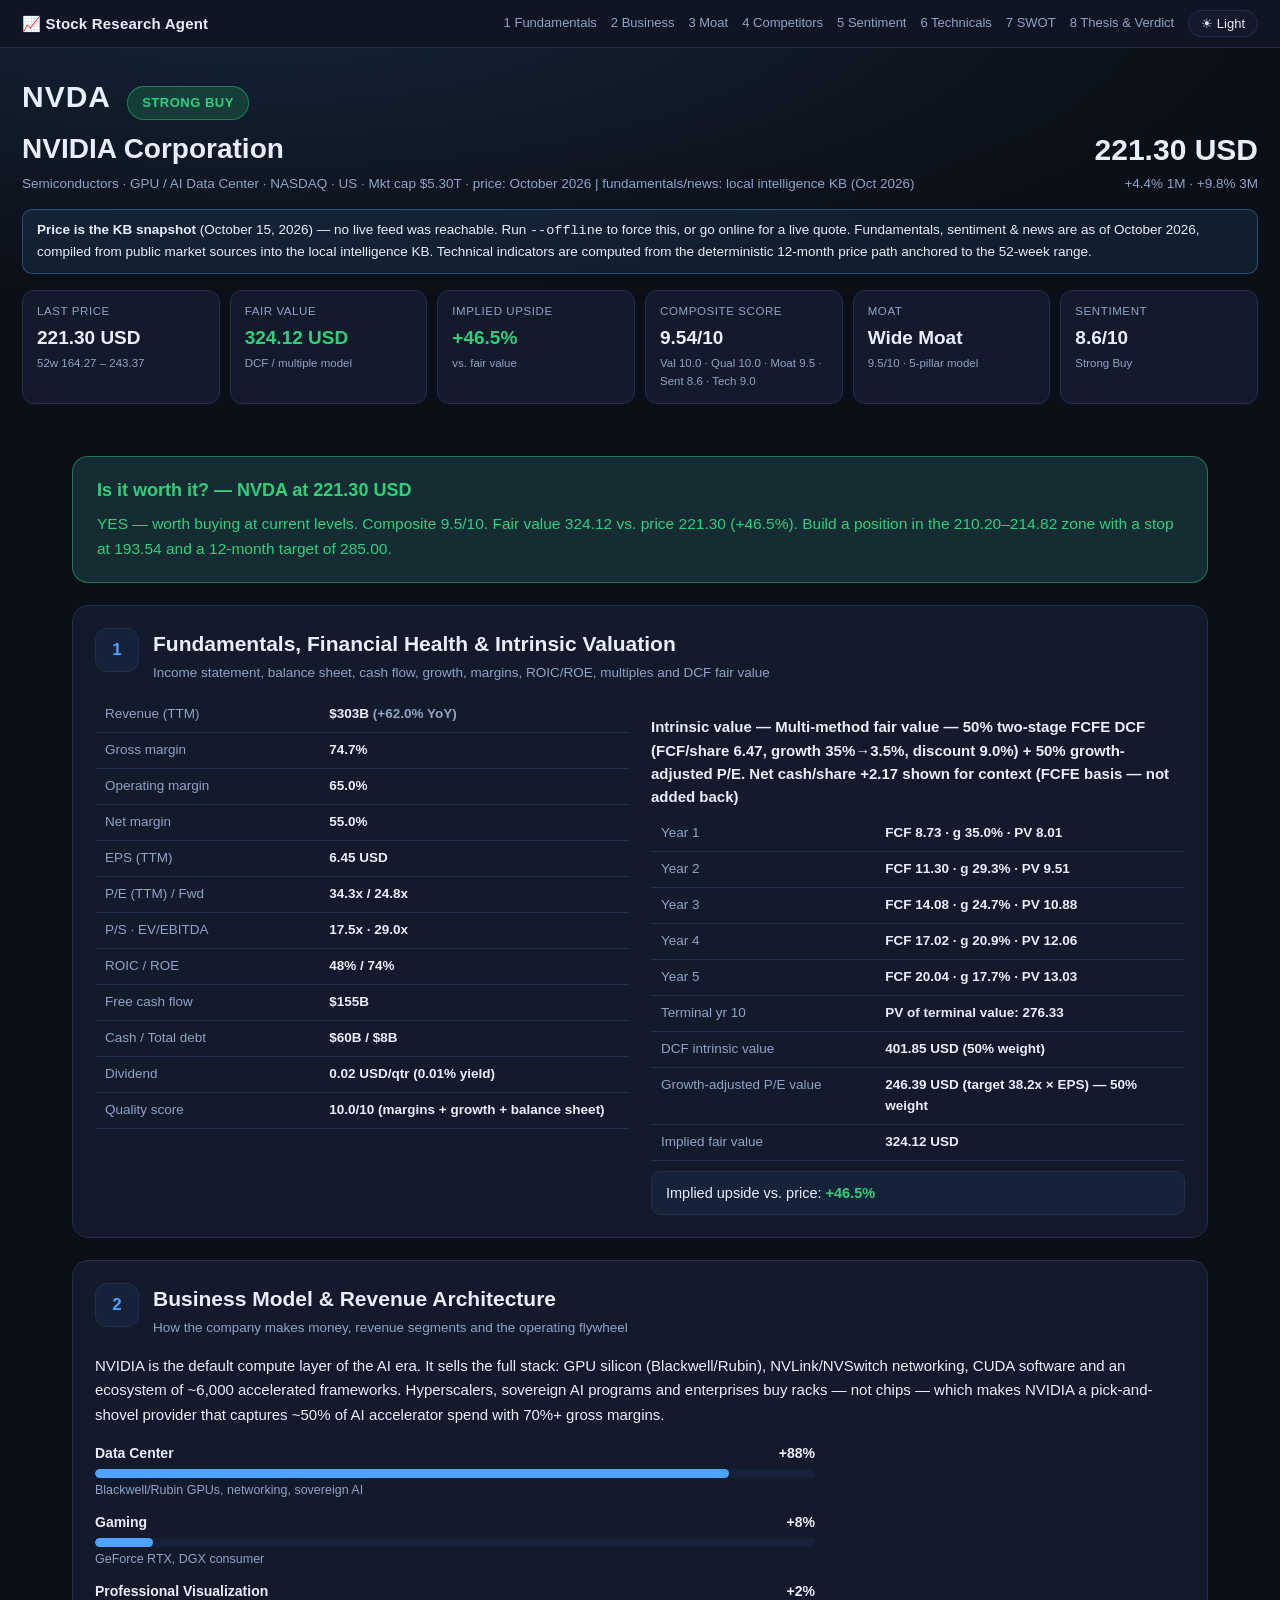
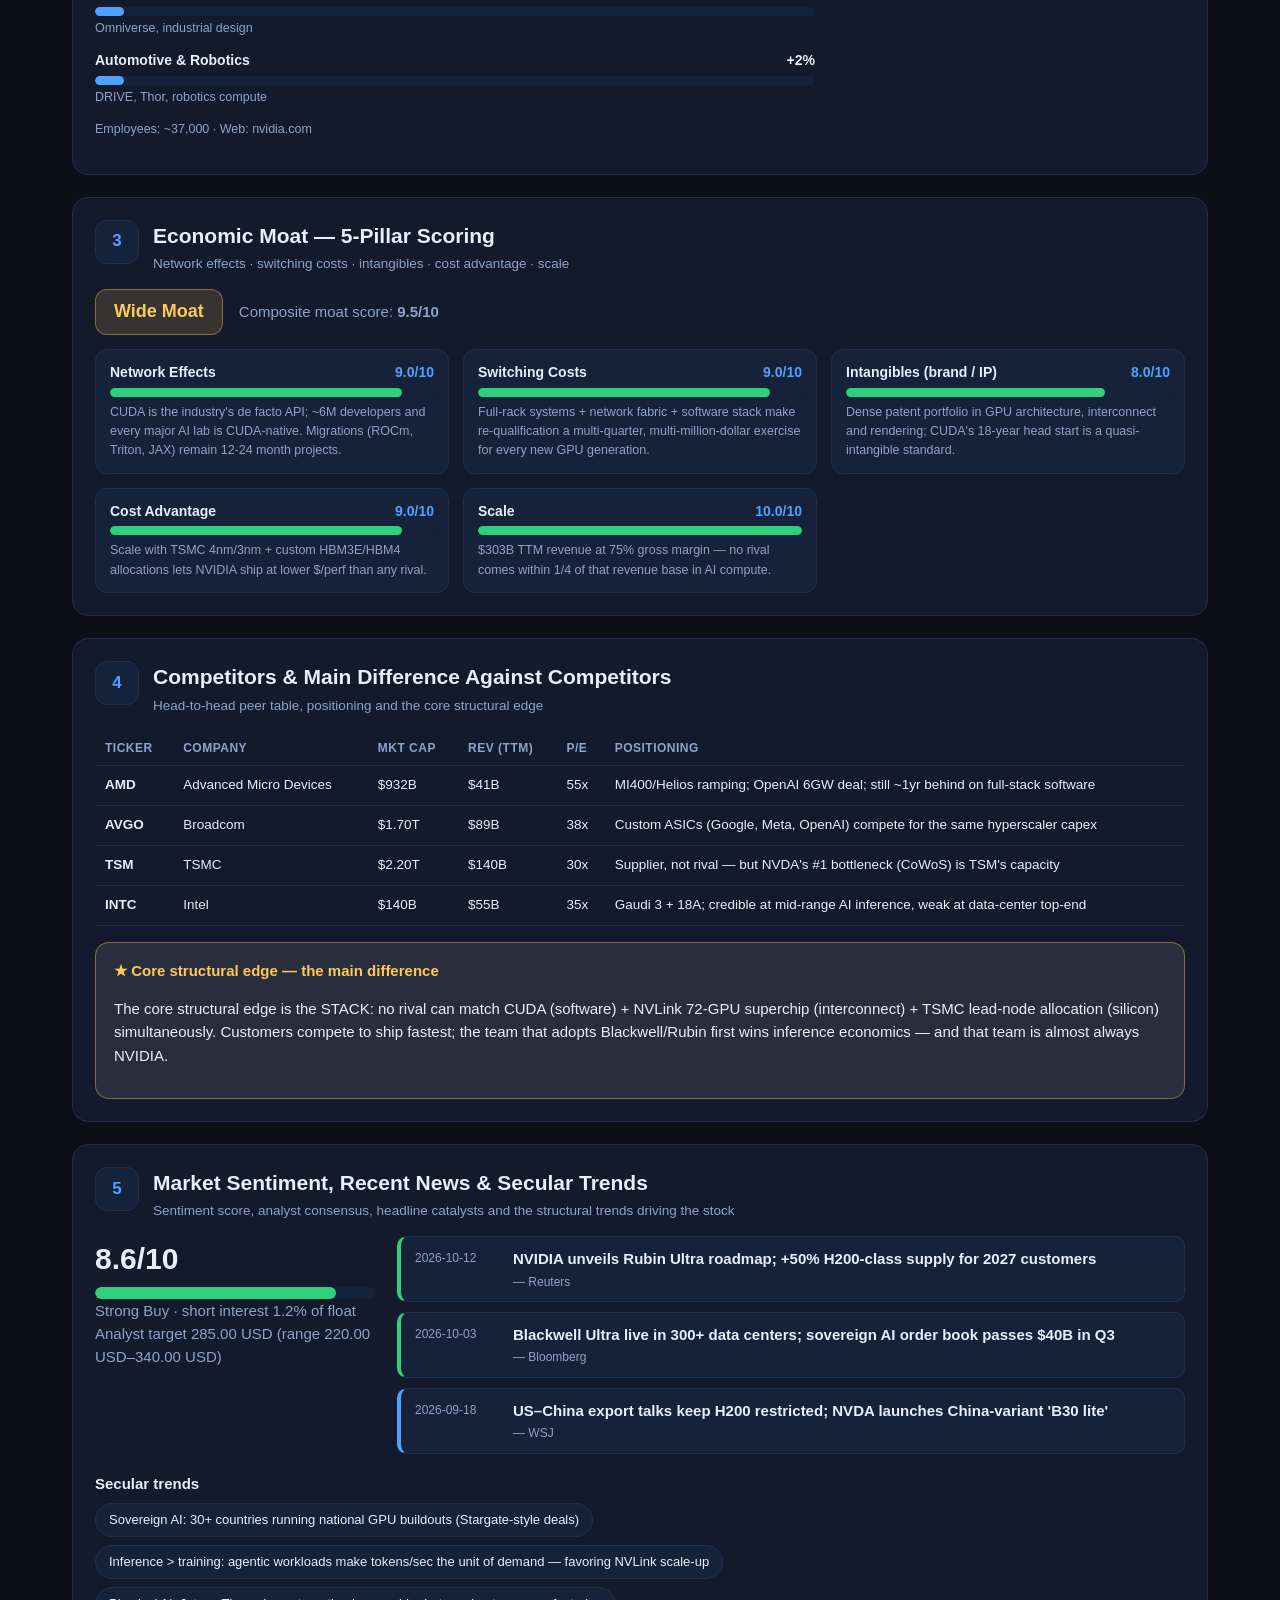
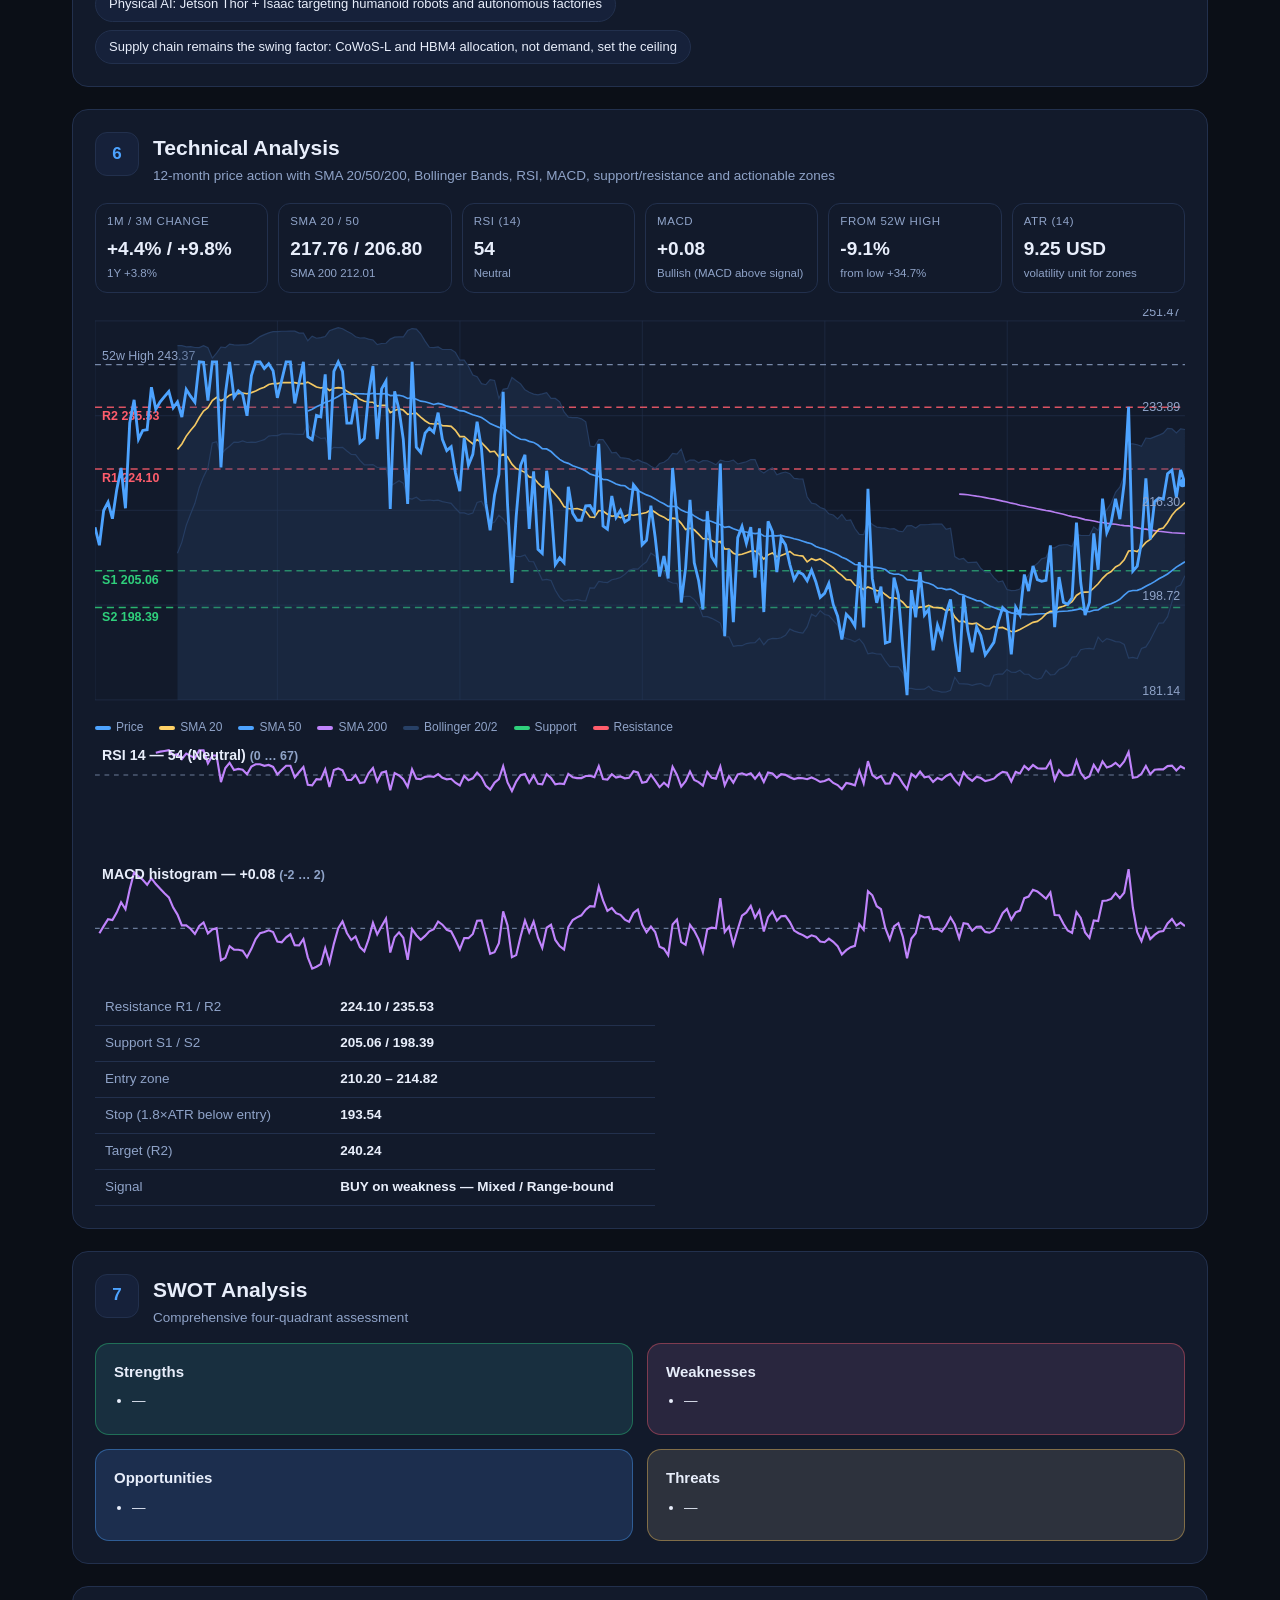
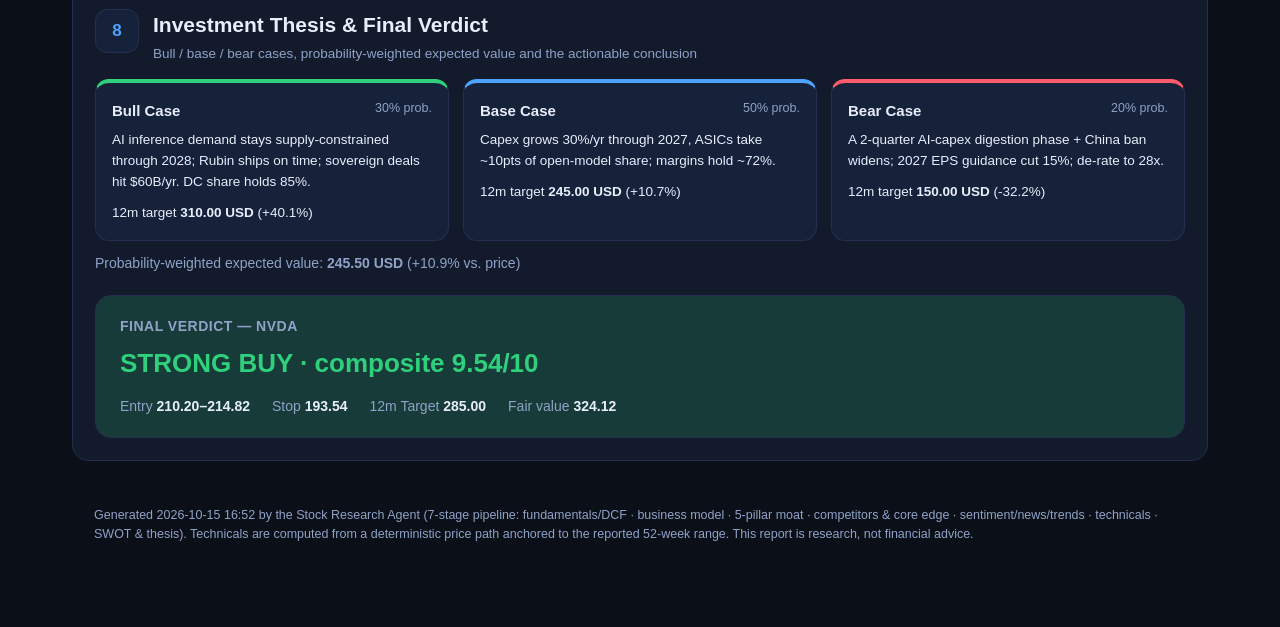
<file: stock_research_agent/reports/NVDA_research_report.html>
<!DOCTYPE html>
<html lang="en" data-theme="dark">
<head>
<meta charset="utf-8"/>
<meta name="viewport" content="width=device-width, initial-scale=1"/>
<title>NVDA — Stock Research Report</title>
<style>
:root{
  --bg:#0b0f17; --bg2:#0f1522; --card:#121a2b; --card2:#16213a;
  --line:#22304d; --txt:#e8eefb; --muted:#8fa3c8; --accent:#4da3ff;
  --up:#2fd07c; --dn:#ff5d6c; --gold:#ffc857;
  --s20:#ffd166; --s50:#4da3ff; --s200:#c084fc; --boll:#274066;
  --sup:#2fd07c; --res:#ff5d6c;
  --good:#2fd07c; --mid:#ffc857; --bad:#ff5d6c;
}
html[data-theme="light"]{
  --bg:#f4f6fb; --bg2:#ffffff; --card:#ffffff; --card2:#eef2fa;
  --line:#d7e0f0; --txt:#17233d; --muted:#5b6c8f; --accent:#1668d6;
  --up:#0d9d5c; --dn:#d63347; --gold:#c78a00;
  --s20:#d99a00; --s50:#1668d6; --s200:#7b3ff2; --boll:#dbe6f8;
  --sup:#0d9d5c; --res:#d63347;
  --good:#0d9d5c; --mid:#c78a00; --bad:#d63347;
}
*{box-sizing:border-box}
body{margin:0;background:var(--bg);color:var(--txt);
  font:15px/1.55 -apple-system,BlinkMacSystemFont,"Segoe UI",Roboto,Inter,Arial,sans-serif}
a{color:var(--accent);text-decoration:none}
a:hover{text-decoration:underline}
.topnav{position:sticky;top:0;z-index:50;display:flex;align-items:center;justify-content:space-between;
  gap:12px;padding:10px 22px;background:var(--bg2);border-bottom:1px solid var(--line);flex-wrap:wrap}
.brand{font-weight:700;letter-spacing:.2px}
.nav-links{display:flex;gap:14px;flex-wrap:wrap;align-items:center;font-size:13px}
.nav-links a{color:var(--muted)}
.nav-links a:hover{color:var(--txt);text-decoration:none}
.theme-btn{background:var(--card);border:1px solid var(--line);color:var(--txt);
  padding:5px 12px;border-radius:20px;cursor:pointer;font-size:13px}
.hero{padding:26px 22px 10px;background:
  radial-gradient(1000px 300px at 20% -50px, color-mix(in srgb, var(--accent) 14%, transparent), transparent)}
.hero-top{display:flex;justify-content:space-between;gap:18px;flex-wrap:wrap;align-items:flex-end}
h1{margin:6px 0 4px;font-size:28px}
.big-ticker{font-size:30px;font-weight:800;letter-spacing:1px;margin-right:12px}
.meta-line{color:var(--muted);margin:0;font-size:13.5px}
.hero-price{text-align:right}
.hero-last{font-size:30px;font-weight:800}
.hero-chg{color:var(--muted);font-size:13.5px}
.badge{display:inline-block;padding:6px 14px;border-radius:20px;font-weight:800;font-size:13px;letter-spacing:.5px}
.v-buy{background:color-mix(in srgb,var(--up) 18%, transparent);color:var(--up);
  border:1px solid color-mix(in srgb,var(--up) 45%, transparent)}
.v-hold{background:color-mix(in srgb,var(--gold) 16%, transparent);color:var(--gold);
  border:1px solid color-mix(in srgb,var(--gold) 45%, transparent)}
.v-avoid{background:color-mix(in srgb,var(--dn) 16%, transparent);color:var(--dn);
  border:1px solid color-mix(in srgb,var(--dn) 45%, transparent)}
.banner{padding:10px 14px;border-radius:10px;margin:14px 0;font-size:13.5px}
.banner.ok{background:color-mix(in srgb,var(--accent) 10%, transparent);
  border:1px solid color-mix(in srgb,var(--accent) 35%, transparent)}
.banner.warn{background:color-mix(in srgb,var(--gold) 12%, transparent);
  border:1px solid color-mix(in srgb,var(--gold) 45%, transparent)}
.kpi-strip{display:grid;grid-template-columns:repeat(auto-fit,minmax(150px,1fr));gap:10px;margin:16px 0}
.kpi{background:var(--card);border:1px solid var(--line);border-radius:12px;padding:12px 14px}
.kpi-strip.small .kpi{padding:9px 11px}
.live-chip{display:inline-block;background:color-mix(in srgb,var(--up) 18%, transparent);
  color:var(--up);font-size:9.5px;font-weight:800;letter-spacing:.6px;
  padding:1.5px 7px;border-radius:20px;vertical-align:1px;margin-left:4px;
  animation:pulse 2s ease-in-out infinite}
@keyframes pulse{0%,100%{opacity:1}50%{opacity:.55}}
.kpi-label{color:var(--muted);font-size:11.5px;text-transform:uppercase;letter-spacing:.6px}
.kpi-value{font-size:19px;font-weight:800;margin-top:3px}
.kpi-sub{color:var(--muted);font-size:11.5px;margin-top:2px}
.tone-up .kpi-value{color:var(--up)} .tone-dn .kpi-value{color:var(--dn)}
main{padding:8px 22px 30px;max-width:1180px;margin:0 auto}
.card{background:var(--card);border:1px solid var(--line);border-radius:16px;
  padding:22px;margin:22px 0;scroll-margin-top:70px}
.sec-head{display:flex;gap:14px;align-items:flex-start;margin-bottom:14px}
.sec-num{background:var(--card2);border:1px solid var(--line);color:var(--accent);
  min-width:44px;height:44px;border-radius:12px;display:flex;align-items:center;justify-content:center;
  font-weight:800;font-size:17px}
.sec-head h2{margin:0 0 2px;font-size:21px}
.sec-sub{color:var(--muted);margin:0;font-size:13.5px}
h3.sub{margin:18px 0 8px;font-size:15px}
.prose{font-size:15px;line-height:1.65}
.muted{color:var(--muted)} .small{font-size:12.5px}
.two-col{display:grid;grid-template-columns:1fr 1fr;gap:22px}
@media(max-width:860px){.two-col{grid-template-columns:1fr}}
.tbl{width:100%;border-collapse:collapse;font-size:13.5px}
.tbl td{padding:7px 10px;border-bottom:1px solid var(--line);vertical-align:top}
.tbl .rk{color:var(--muted);width:42%}
.tbl .rv{font-weight:600}
.tbl.peers th{padding:8px 10px;text-align:left;color:var(--muted);font-size:12px;
  text-transform:uppercase;letter-spacing:.5px;border-bottom:1px solid var(--line)}
.tbl.peers td{padding:9px 10px}
.tbl.levels{margin-top:14px;max-width:560px}
.upside-box{margin-top:10px;padding:10px 14px;border-radius:10px;font-size:14.5px;
  background:var(--card2);border:1px solid var(--line)}
.upside-box.tone-up b{color:var(--up)} .upside-box.tone-dn b{color:var(--dn)}
.segs{display:grid;gap:12px;margin-top:10px;max-width:720px}
.seg-head{display:flex;justify-content:space-between;font-size:14px;font-weight:700}
.seg-note{color:var(--muted);font-size:12.5px;margin-top:3px}
.bar{height:9px;background:var(--card2);border-radius:6px;overflow:hidden;margin-top:4px}
.bar.big{height:12px}
.bar-fill{height:100%;border-radius:6px}
.bar-fill.good{background:var(--good)} .bar-fill.mid{background:var(--mid)}
.bar-fill.bad{background:var(--bad)} .bar-fill.seg-fill{background:var(--accent)}
.moat-top{display:flex;gap:16px;align-items:center;margin:6px 0 14px;flex-wrap:wrap}
.moat-badge{font-size:18px;font-weight:800;padding:8px 18px;border-radius:12px;
  background:color-mix(in srgb,var(--gold) 15%, transparent);color:var(--gold);
  border:1px solid color-mix(in srgb,var(--gold) 40%, transparent)}
.moat-score{color:var(--muted)}
.pillars{display:grid;grid-template-columns:repeat(auto-fit,minmax(300px,1fr));gap:14px}
.pillar{background:var(--card2);border:1px solid var(--line);border-radius:12px;padding:12px 14px}
.pillar-head{display:flex;justify-content:space-between;font-weight:700;font-size:14px}
.pill-score{color:var(--accent)}
.pillar-note{color:var(--muted);font-size:12.5px;margin-top:6px}
.edge-box{margin-top:16px;padding:16px 18px;border-radius:14px;
  background:color-mix(in srgb,var(--gold) 8%, var(--card2));
  border:1px solid color-mix(in srgb,var(--gold) 40%, transparent)}
.edge-title{font-weight:800;color:var(--gold);margin-bottom:6px}
.sent-grid{display:grid;grid-template-columns:280px 1fr;gap:22px}
@media(max-width:860px){.sent-grid{grid-template-columns:1fr}}
.sent-score{font-size:30px;font-weight:800}
.news-list{display:grid;gap:10px;align-content:start}
.news{display:flex;gap:12px;background:var(--card2);border:1px solid var(--line);
  border-radius:10px;padding:10px 14px;border-left:4px solid var(--accent)}
.news.pos{border-left-color:var(--up)} .news.neg{border-left-color:var(--dn)}
.news-date{color:var(--muted);font-size:12px;min-width:86px;padding-top:2px}
.news-src{display:block;color:var(--muted);font-size:12px;margin-top:2px}
.chips{display:flex;flex-wrap:wrap;gap:8px;margin-top:8px}
.chip{background:var(--card2);border:1px solid var(--line);border-radius:20px;
  padding:6px 13px;font-size:13px}
.chart{width:100%;height:auto;display:block;margin-top:8px}
.chart.mini{margin-top:6px}
.grid{stroke:var(--line);stroke-width:1;opacity:.5}
.price{fill:none;stroke:var(--accent);stroke-width:2.4}
.sma20{fill:none;stroke:var(--s20);stroke-width:1.4;opacity:.95}
.sma50{fill:none;stroke:var(--s50);stroke-width:1.4;opacity:.95}
.sma200{fill:none;stroke:var(--s200);stroke-width:1.4;opacity:.95}
.boll-fill{fill:var(--boll);opacity:.35}
.boll-up,.boll-lo{fill:none;stroke:var(--boll);stroke-width:1;opacity:.9}
.hi,.lo{stroke:var(--muted);stroke-width:1;stroke-dasharray:5 4;opacity:.8}
.res{stroke:var(--res);stroke-width:1.2;stroke-dasharray:6 4;opacity:.85}
.sup{stroke:var(--sup);stroke-width:1.2;stroke-dasharray:6 4;opacity:.85}
.tag-hi,.tag-lo{fill:var(--muted);font-size:10.5px}
.tag-res{fill:var(--res);font-size:10.5px;font-weight:700}
.tag-sup{fill:var(--sup);font-size:10.5px;font-weight:700}
.tag-title{fill:var(--txt);font-size:12px;font-weight:700}
.axis{fill:var(--muted);font-size:10.5px}
.ref{stroke:var(--muted);stroke-width:1;stroke-dasharray:4 4;opacity:.7}
.line-accent{fill:none;stroke:var(--s200);stroke-width:1.8}
.dot{fill:var(--accent)}
.legend{display:flex;gap:16px;flex-wrap:wrap;font-size:12px;color:var(--muted);margin-top:6px}
.sw{display:inline-block;width:16px;height:4px;border-radius:2px;margin-right:5px;vertical-align:middle}
.sw-price{background:var(--accent)} .sw-20{background:var(--s20)}
.sw-50{background:var(--s50)} .sw-200{background:var(--s200)}
.sw-boll{background:var(--boll)} .sw-sup{background:var(--sup)} .sw-res{background:var(--res)}
.swot-grid{display:grid;grid-template-columns:1fr 1fr;gap:14px}
@media(max-width:860px){.swot-grid{grid-template-columns:1fr}}
.swot{border-radius:14px;padding:16px 18px;border:1px solid var(--line)}
.swot h4{margin:0 0 8px;font-size:15px}
.swot ul{margin:0;padding-left:18px}
.swot li{margin:6px 0;font-size:13.5px}
.swot.s{background:color-mix(in srgb,var(--up) 8%, var(--card2));
  border-color:color-mix(in srgb,var(--up) 40%, transparent)}
.swot.w{background:color-mix(in srgb,var(--dn) 8%, var(--card2));
  border-color:color-mix(in srgb,var(--dn) 40%, transparent)}
.swot.o{background:color-mix(in srgb,var(--accent) 10%, var(--card2));
  border-color:color-mix(in srgb,var(--accent) 40%, transparent)}
.swot.t{background:color-mix(in srgb,var(--gold) 10%, var(--card2));
  border-color:color-mix(in srgb,var(--gold) 40%, transparent)}
.cases{display:grid;grid-template-columns:repeat(auto-fit,minmax(260px,1fr));gap:14px}
.case{background:var(--card2);border:1px solid var(--line);border-radius:14px;padding:16px}
.case.bull{border-top:4px solid var(--up)} .case.base{border-top:4px solid var(--accent)}
.case.bear{border-top:4px solid var(--dn)}
.case-head{display:flex;justify-content:space-between;margin-bottom:8px}
.case-label{font-weight:800}
.case-prob{color:var(--muted);font-size:12.5px}
.case p{margin:0 0 10px;font-size:13.5px;color:var(--txt)}
.case-target{font-size:13.5px}
.ev-line{margin-top:12px;color:var(--muted);font-size:14px}
.verdict-banner{padding:20px 24px;border-radius:16px;margin-top:18px;font-size:16px}
.verdict-banner p{margin:8px 0 0;font-size:15.5px;line-height:1.6}
.vb-title{font-weight:800;font-size:18px}
.final{margin-top:20px;padding:20px 24px;border-radius:16px;border:1px solid var(--line)}
.final-label{font-weight:800;letter-spacing:.5px;font-size:14px;color:var(--muted)}
.final-score{font-size:26px;font-weight:800;margin:6px 0 12px}
.final.v-buy .final-score{color:var(--up)} .final.v-hold .final-score{color:var(--gold)}
.final.v-avoid .final-score{color:var(--dn)}
.final-zones{display:flex;gap:22px;flex-wrap:wrap;font-size:14px;color:var(--muted)}
.final-zones b{color:var(--txt)}
.verdict-banner.v-buy{background:color-mix(in srgb,var(--up) 10%, var(--card));
  border:1px solid color-mix(in srgb,var(--up) 45%, transparent)}
.verdict-banner.v-hold{background:color-mix(in srgb,var(--gold) 10%, var(--card));
  border:1px solid color-mix(in srgb,var(--gold) 45%, transparent)}
.verdict-banner.v-avoid{background:color-mix(in srgb,var(--dn) 10%, var(--card));
  border:1px solid color-mix(in srgb,var(--dn) 45%, transparent)}
footer{color:var(--muted);font-size:12.5px;padding:10px 22px 40px;max-width:1180px;margin:0 auto}
</style>
</head>
<body>
<nav class="topnav">
  <div class="brand">📈 Stock Research Agent</div>
  <div class="nav-links">
    <a href="#s1">1 Fundamentals</a><a href="#s2">2 Business</a><a href="#s3">3 Moat</a>
    <a href="#s4">4 Competitors</a><a href="#s5">5 Sentiment</a><a href="#s6">6 Technicals</a>
    <a href="#s7">7 SWOT</a><a href="#s8">8 Thesis &amp; Verdict</a>
    <button id="themeBtn" class="theme-btn" type="button">☀ Light</button>
  </div>
</nav>

<header class="hero">
  <div class="hero-top">
    <div>
      <div class="ticker-row"><span class="big-ticker">NVDA</span>
        <span class="badge v-buy">STRONG BUY</span></div>
      <h1>NVIDIA Corporation</h1>
      <p class="meta-line">Semiconductors · GPU / AI Data Center · NASDAQ ·
        US · Mkt cap $5.30T · price: October 2026 | fundamentals/news: local intelligence KB (Oct 2026)</p>
    </div>
    <div class="hero-price">
      <div class="hero-last">221.30 USD</div>
      <div class="hero-chg">+4.4% 1M · +9.8% 3M</div>
    </div>
  </div>
  <div class="banner ok"><b>Price is the KB snapshot</b> (October 15, 2026) — no live feed was reachable. Run <code>--offline</code> to force this, or go online for a live quote. Fundamentals, sentiment & news are as of October 2026, compiled from public market sources into the local intelligence KB. Technical indicators are computed from the deterministic 12-month price path anchored to the 52-week range.</div>
  <div class="kpi-strip"><div class="kpi "><div class="kpi-label">Last price</div><div class="kpi-value">221.30 USD</div><div class="kpi-sub">52w 164.27 – 243.37</div></div><div class="kpi tone-up"><div class="kpi-label">Fair value</div><div class="kpi-value">324.12 USD</div><div class="kpi-sub">DCF / multiple model</div></div><div class="kpi tone-up"><div class="kpi-label">Implied upside</div><div class="kpi-value">+46.5%</div><div class="kpi-sub">vs. fair value</div></div><div class="kpi "><div class="kpi-label">Composite score</div><div class="kpi-value">9.54/10</div><div class="kpi-sub">Val 10.0 · Qual 10.0 · Moat 9.5 · Sent 8.6 · Tech 9.0</div></div><div class="kpi "><div class="kpi-label">Moat</div><div class="kpi-value">Wide Moat</div><div class="kpi-sub">9.5/10 · 5-pillar model</div></div><div class="kpi "><div class="kpi-label">Sentiment</div><div class="kpi-value">8.6/10</div><div class="kpi-sub">Strong Buy</div></div></div>
</header>

<main>
<section id="s0" class="verdict-banner v-buy">
  <div class="vb-title">Is it worth it? — NVDA at 221.30 USD</div>
  <p>YES — worth buying at current levels. Composite 9.5/10. Fair value 324.12 vs. price 221.30 (+46.5%). Build a position in the 210.20–214.82 zone with a stop at 193.54 and a 12-month target of 285.00.</p>
</section>

<section id="s1" class="card">
<header class="sec-head"><div class="sec-num">1</div><div><h2>Fundamentals, Financial Health &amp; Intrinsic Valuation</h2><p class="sec-sub">Income statement, balance sheet, cash flow, growth, margins, ROIC/ROE, multiples and DCF fair value</p></div></header>
  <div class="two-col">
    <div>
      <table class="tbl"><tr><td class="rk">Revenue (TTM)</td><td class="rv">$303B <span class='muted'>(+62.0% YoY)</span></td></tr><tr><td class="rk">Gross margin</td><td class="rv">74.7%</td></tr><tr><td class="rk">Operating margin</td><td class="rv">65.0%</td></tr><tr><td class="rk">Net margin</td><td class="rv">55.0%</td></tr><tr><td class="rk">EPS (TTM)</td><td class="rv">6.45 USD</td></tr><tr><td class="rk">P/E (TTM) / Fwd</td><td class="rv">34.3x / 24.8x</td></tr><tr><td class="rk">P/S · EV/EBITDA</td><td class="rv">17.5x · 29.0x</td></tr><tr><td class="rk">ROIC / ROE</td><td class="rv">48% / 74%</td></tr><tr><td class="rk">Free cash flow</td><td class="rv">$155B</td></tr><tr><td class="rk">Cash / Total debt</td><td class="rv">$60B / $8B</td></tr><tr><td class="rk">Dividend</td><td class="rv">0.02 USD/qtr (0.01% yield)</td></tr><tr><td class="rk">Quality score</td><td class="rv">10.0/10 (margins + growth + balance sheet)</td></tr></table>
    </div>
    <div>
      <h3 class="sub">Intrinsic value — Multi-method fair value — 50% two-stage FCFE DCF (FCF/share 6.47, growth 35%→3.5%, discount 9.0%) + 50% growth-adjusted P/E. Net cash/share +2.17 shown for context (FCFE basis — not added back)</h3>
      <table class="tbl"><tr><td class="rk">Year 1</td><td class="rv">FCF 8.73 · g 35.0% · PV 8.01</td></tr><tr><td class="rk">Year 2</td><td class="rv">FCF 11.30 · g 29.3% · PV 9.51</td></tr><tr><td class="rk">Year 3</td><td class="rv">FCF 14.08 · g 24.7% · PV 10.88</td></tr><tr><td class="rk">Year 4</td><td class="rv">FCF 17.02 · g 20.9% · PV 12.06</td></tr><tr><td class="rk">Year 5</td><td class="rv">FCF 20.04 · g 17.7% · PV 13.03</td></tr><tr><td class="rk">Terminal yr 10</td><td class="rv">PV of terminal value: 276.33</td></tr><tr><td class="rk">DCF intrinsic value</td><td class="rv">401.85 USD (50% weight)</td></tr><tr><td class="rk">Growth-adjusted P/E value</td><td class="rv">246.39 USD (target 38.2x × EPS) — 50% weight</td></tr><tr><td class="rk">Implied fair value</td><td class="rv"><b>324.12 USD</b></td></tr></table>
      <div class="upside-box tone-up">Implied upside vs. price: <b>+46.5%</b></div>
    </div>
  </div>
</section>

<section id="s2" class="card">
<header class="sec-head"><div class="sec-num">2</div><div><h2>Business Model &amp; Revenue Architecture</h2><p class="sec-sub">How the company makes money, revenue segments and the operating flywheel</p></div></header>
  <p class="prose">NVIDIA is the default compute layer of the AI era. It sells the full stack: GPU silicon (Blackwell/Rubin), NVLink/NVSwitch networking, CUDA software and an ecosystem of ~6,000 accelerated frameworks. Hyperscalers, sovereign AI programs and enterprises buy racks — not chips — which makes NVIDIA a pick-and-shovel provider that captures ~50% of AI accelerator spend with 70%+ gross margins.</p>
  <div class="segs"><div class="seg"><div class="seg-head"><span>Data Center</span><span>+88%</span></div><div class="bar"><div class="bar-fill seg-fill" style="width:88%"></div></div><div class="seg-note">Blackwell/Rubin GPUs, networking, sovereign AI</div></div><div class="seg"><div class="seg-head"><span>Gaming</span><span>+8%</span></div><div class="bar"><div class="bar-fill seg-fill" style="width:8%"></div></div><div class="seg-note">GeForce RTX, DGX consumer</div></div><div class="seg"><div class="seg-head"><span>Professional Visualization</span><span>+2%</span></div><div class="bar"><div class="bar-fill seg-fill" style="width:4%"></div></div><div class="seg-note">Omniverse, industrial design</div></div><div class="seg"><div class="seg-head"><span>Automotive &amp; Robotics</span><span>+2%</span></div><div class="bar"><div class="bar-fill seg-fill" style="width:4%"></div></div><div class="seg-note">DRIVE, Thor, robotics compute</div></div></div>
  <p class="muted small">Employees: ~37,000 · Web: nvidia.com</p>
</section>

<section id="s3" class="card">
<header class="sec-head"><div class="sec-num">3</div><div><h2>Economic Moat — 5-Pillar Scoring</h2><p class="sec-sub">Network effects · switching costs · intangibles · cost advantage · scale</p></div></header>
  <div class="moat-top">
    <div class="moat-badge">Wide Moat</div>
    <div class="moat-score">Composite moat score: <b>9.5/10</b></div>
  </div>
  <div class="pillars"><div class="pillar"><div class="pillar-head"><span>Network Effects</span><span class="pill-score">9.0/10</span></div><div class="bar"><div class="bar-fill good" style="width:90%"></div></div><div class="pillar-note">CUDA is the industry&#x27;s de facto API; ~6M developers and every major AI lab is CUDA-native. Migrations (ROCm, Triton, JAX) remain 12-24 month projects.</div></div><div class="pillar"><div class="pillar-head"><span>Switching Costs</span><span class="pill-score">9.0/10</span></div><div class="bar"><div class="bar-fill good" style="width:90%"></div></div><div class="pillar-note">Full-rack systems + network fabric + software stack make re-qualification a multi-quarter, multi-million-dollar exercise for every new GPU generation.</div></div><div class="pillar"><div class="pillar-head"><span>Intangibles (brand / IP)</span><span class="pill-score">8.0/10</span></div><div class="bar"><div class="bar-fill good" style="width:80%"></div></div><div class="pillar-note">Dense patent portfolio in GPU architecture, interconnect and rendering; CUDA&#x27;s 18-year head start is a quasi-intangible standard.</div></div><div class="pillar"><div class="pillar-head"><span>Cost Advantage</span><span class="pill-score">9.0/10</span></div><div class="bar"><div class="bar-fill good" style="width:90%"></div></div><div class="pillar-note">Scale with TSMC 4nm/3nm + custom HBM3E/HBM4 allocations lets NVIDIA ship at lower $/perf than any rival.</div></div><div class="pillar"><div class="pillar-head"><span>Scale</span><span class="pill-score">10.0/10</span></div><div class="bar"><div class="bar-fill good" style="width:100%"></div></div><div class="pillar-note">$303B TTM revenue at 75% gross margin — no rival comes within 1/4 of that revenue base in AI compute.</div></div></div>
</section>

<section id="s4" class="card">
<header class="sec-head"><div class="sec-num">4</div><div><h2>Competitors &amp; Main Difference Against Competitors</h2><p class="sec-sub">Head-to-head peer table, positioning and the core structural edge</p></div></header>
  <table class="tbl peers"><thead><tr><th>Ticker</th><th>Company</th><th>Mkt Cap</th>
    <th>Rev (TTM)</th><th>P/E</th><th>Positioning</th></tr></thead>
  <tbody><tr><td><b>AMD</b></td><td>Advanced Micro Devices</td><td>$932B</td><td>$41B</td><td>55x</td><td>MI400/Helios ramping; OpenAI 6GW deal; still ~1yr behind on full-stack software</td></tr><tr><td><b>AVGO</b></td><td>Broadcom</td><td>$1.70T</td><td>$89B</td><td>38x</td><td>Custom ASICs (Google, Meta, OpenAI) compete for the same hyperscaler capex</td></tr><tr><td><b>TSM</b></td><td>TSMC</td><td>$2.20T</td><td>$140B</td><td>30x</td><td>Supplier, not rival — but NVDA&#x27;s #1 bottleneck (CoWoS) is TSM&#x27;s capacity</td></tr><tr><td><b>INTC</b></td><td>Intel</td><td>$140B</td><td>$55B</td><td>35x</td><td>Gaudi 3 + 18A; credible at mid-range AI inference, weak at data-center top-end</td></tr></tbody></table>
  <div class="edge-box"><div class="edge-title">★ Core structural edge — the main difference</div>
  <p>The core structural edge is the STACK: no rival can match CUDA (software) + NVLink 72-GPU superchip (interconnect) + TSMC lead-node allocation (silicon) simultaneously. Customers compete to ship fastest; the team that adopts Blackwell/Rubin first wins inference economics — and that team is almost always NVIDIA.</p></div>
</section>

<section id="s5" class="card">
<header class="sec-head"><div class="sec-num">5</div><div><h2>Market Sentiment, Recent News &amp; Secular Trends</h2><p class="sec-sub">Sentiment score, analyst consensus, headline catalysts and the structural trends driving the stock</p></div></header>
  <div class="sent-grid">
    <div class="sent-meter">
      <div class="sent-score">8.6/10</div>
      <div class="bar big"><div class="bar-fill good" style="width:86%"></div></div>
      <div class="muted">Strong Buy · short interest 1.2% of float</div>
      <div class="muted">Analyst target 285.00 USD (range 220.00 USD–340.00 USD)</div>
    </div>
    <div class="news-list"><div class="news pos"><div class="news-date">2026-10-12</div><div class="news-body"><b>NVIDIA unveils Rubin Ultra roadmap; +50% H200-class supply for 2027 customers</b><span class="news-src">— Reuters</span></div></div><div class="news pos"><div class="news-date">2026-10-03</div><div class="news-body"><b>Blackwell Ultra live in 300+ data centers; sovereign AI order book passes $40B in Q3</b><span class="news-src">— Bloomberg</span></div></div><div class="news mixed"><div class="news-date">2026-09-18</div><div class="news-body"><b>US–China export talks keep H200 restricted; NVDA launches China-variant &#x27;B30 lite&#x27;</b><span class="news-src">— WSJ</span></div></div></div>
  </div>
  <h3 class="sub">Secular trends</h3>
  <div class="chips"><span class="chip">Sovereign AI: 30+ countries running national GPU buildouts (Stargate-style deals)</span><span class="chip">Inference &gt; training: agentic workloads make tokens/sec the unit of demand — favoring NVLink scale-up</span><span class="chip">Physical AI: Jetson Thor + Isaac targeting humanoid robots and autonomous factories</span><span class="chip">Supply chain remains the swing factor: CoWoS-L and HBM4 allocation, not demand, set the ceiling</span></div>
</section>

<section id="s6" class="card">
<header class="sec-head"><div class="sec-num">6</div><div><h2>Technical Analysis</h2><p class="sec-sub">12-month price action with SMA 20/50/200, Bollinger Bands, RSI, MACD, support/resistance and actionable zones</p></div></header>
  <div class="kpi-strip small"><div class="kpi "><div class="kpi-label">1M / 3M change</div><div class="kpi-value">+4.4% / +9.8%</div><div class="kpi-sub">1Y +3.8%</div></div><div class="kpi "><div class="kpi-label">SMA 20 / 50</div><div class="kpi-value">217.76 / 206.80</div><div class="kpi-sub">SMA 200 212.01</div></div><div class="kpi "><div class="kpi-label">RSI (14)</div><div class="kpi-value">54</div><div class="kpi-sub">Neutral</div></div><div class="kpi "><div class="kpi-label">MACD</div><div class="kpi-value">+0.08</div><div class="kpi-sub">Bullish (MACD above signal)</div></div><div class="kpi "><div class="kpi-label">From 52w high</div><div class="kpi-value">-9.1%</div><div class="kpi-sub">from low +34.7%</div></div><div class="kpi "><div class="kpi-label">ATR (14)</div><div class="kpi-value">9.25 USD</div><div class="kpi-sub">volatility unit for zones</div></div></div>
  <svg viewBox="0 0 920 340" class="chart" role="img" aria-label="12-month price chart">
      <line x1="0" y1="330" x2="920" y2="330" class="grid"/><line x1="0" y1="250" x2="920" y2="250" class="grid"/><line x1="0" y1="170" x2="920" y2="170" class="grid"/><line x1="0" y1="90" x2="920" y2="90" class="grid"/><line x1="0" y1="10" x2="920" y2="10" class="grid"/><line x1="0" y1="10" x2="0" y2="330" class="grid"/><line x1="154" y1="10" x2="154" y2="330" class="grid"/><line x1="308" y1="10" x2="308" y2="330" class="grid"/><line x1="462" y1="10" x2="462" y2="330" class="grid"/><line x1="616" y1="10" x2="616" y2="330" class="grid"/><line x1="770" y1="10" x2="770" y2="330" class="grid"/><line x1="0" y1="47" x2="920" y2="47" class="hi"/><text x="6" y="43" class="tag-hi">52w High 243.37</text><line x1="0" y1="407" x2="920" y2="407" class="lo"/><text x="6" y="403" class="tag-lo">52w Low 164.27</text><line x1="0" y1="135" x2="920" y2="135" class="res"/><text x="6" y="146" class="tag-res">R1 224.10</text><line x1="0" y1="83" x2="920" y2="83" class="res"/><text x="6" y="94" class="tag-res">R2 235.53</text><line x1="0" y1="221" x2="920" y2="221" class="sup"/><text x="6" y="232" class="tag-sup">S1 205.06</text><line x1="0" y1="252" x2="920" y2="252" class="sup"/><text x="6" y="263" class="tag-sup">S2 198.39</text>
      <polygon points="69.6,30.9 69.6,30.9 73.3,30.9 77.0,32.0 80.6,31.7 84.3,32.5 88.0,32.6 91.6,31.0 95.3,32.7 99.0,41.4 102.6,37.3 106.3,32.1 110.0,32.6 113.6,29.6 117.3,30.3 121.0,30.5 124.6,30.3 128.3,30.2 132.0,28.8 135.6,26.0 139.3,23.3 142.9,21.6 146.6,20.2 150.3,19.1 153.9,19.1 157.6,18.8 161.3,18.8 164.9,18.7 168.6,18.7 172.3,20.3 175.9,20.3 179.6,26.8 183.3,22.9 186.9,24.7 190.6,24.2 194.3,23.2 197.9,18.4 201.6,17.0 205.3,15.7 208.9,16.7 212.6,18.8 216.3,20.6 219.9,23.4 223.6,24.5 227.3,24.3 230.9,25.4 234.6,26.1 238.2,30.1 241.9,29.1 245.6,28.9 249.2,25.4 252.9,23.8 256.6,23.6 260.2,23.6 263.9,18.2 267.6,16.5 271.2,17.0 274.9,20.9 278.6,27.1 282.2,32.3 285.9,32.6 289.6,32.0 293.2,34.2 296.9,34.2 300.6,34.2 304.2,36.6 307.9,43.2 311.6,43.2 315.2,48.3 318.9,55.7 322.5,57.2 326.2,63.0 329.9,63.9 333.5,59.7 337.2,60.3 340.9,75.6 344.5,67.8 348.2,67.0 351.9,57.8 355.5,60.5 359.2,63.2 362.9,68.2 366.5,70.2 370.2,71.8 373.9,72.5 377.5,71.7 381.2,70.7 384.9,75.5 388.5,75.5 392.2,78.3 395.9,86.9 399.5,91.3 403.2,91.7 406.9,91.6 410.5,92.7 414.2,95.2 417.8,115.7 421.5,116.3 425.2,110.2 428.8,110.3 432.5,115.4 436.2,121.4 439.8,121.1 443.5,125.5 447.2,125.8 450.8,126.5 454.5,128.7 458.2,127.2 461.8,129.0 465.5,130.3 469.2,132.7 472.8,134.7 476.5,130.4 480.2,129.4 483.8,126.7 487.5,121.8 491.2,122.5 494.8,118.3 498.5,129.6 502.2,127.5 505.8,127.5 509.5,129.8 513.1,128.0 516.8,128.1 520.5,129.6 524.1,131.5 527.8,127.5 531.5,128.5 535.1,128.7 538.8,127.5 542.5,130.8 546.1,129.9 549.8,128.9 553.5,127.1 557.1,127.1 560.8,136.0 564.5,138.5 568.1,135.9 571.8,134.0 575.5,139.9 579.1,138.5 582.8,137.6 586.5,139.0 590.1,143.0 593.8,143.4 597.5,143.5 601.1,158.7 604.8,163.9 608.4,164.6 612.1,167.5 615.8,168.9 619.4,172.9 623.1,173.9 626.8,177.2 630.4,173.4 634.1,178.5 637.8,178.1 641.4,185.3 645.1,190.2 648.8,190.5 652.4,178.2 656.1,181.9 659.8,184.1 663.4,184.6 667.1,184.8 670.8,185.7 674.4,185.4 678.1,187.5 681.8,188.0 685.4,183.1 689.1,182.8 692.7,184.8 696.4,182.1 700.1,182.1 703.7,181.9 707.4,181.5 711.1,181.6 714.7,181.6 718.4,186.0 722.1,185.0 725.7,209.0 729.4,211.3 733.1,210.6 736.7,214.1 740.4,213.9 744.1,213.7 747.7,219.1 751.4,222.1 755.1,222.0 758.7,226.7 762.4,230.4 766.1,229.5 769.7,236.8 773.4,237.7 777.1,237.5 780.7,236.3 784.4,228.6 788.0,224.8 791.7,217.6 795.4,214.9 799.0,210.9 802.7,209.7 806.4,201.6 810.0,201.6 813.7,199.5 817.4,199.0 821.0,199.0 824.7,200.4 828.4,190.4 832.0,191.0 835.7,191.2 839.4,191.2 843.0,184.0 846.7,187.0 850.4,173.5 854.0,169.5 857.7,164.0 861.4,154.8 865.0,150.4 868.7,140.1 872.4,113.9 876.0,113.9 879.7,114.6 883.3,115.9 887.0,108.9 890.7,109.4 894.3,107.9 898.0,106.5 901.7,104.8 905.3,100.7 909.0,101.1 912.7,104.7 916.3,101.1 920.0,101.7 920.0,330 69.6,330" class="boll-fill"/>
      <polyline points="69.6,30.9 73.3,30.9 77.0,32.0 80.6,31.7 84.3,32.5 88.0,32.6 91.6,31.0 95.3,32.7 99.0,41.4 102.6,37.3 106.3,32.1 110.0,32.6 113.6,29.6 117.3,30.3 121.0,30.5 124.6,30.3 128.3,30.2 132.0,28.8 135.6,26.0 139.3,23.3 142.9,21.6 146.6,20.2 150.3,19.1 153.9,19.1 157.6,18.8 161.3,18.8 164.9,18.7 168.6,18.7 172.3,20.3 175.9,20.3 179.6,26.8 183.3,22.9 186.9,24.7 190.6,24.2 194.3,23.2 197.9,18.4 201.6,17.0 205.3,15.7 208.9,16.7 212.6,18.8 216.3,20.6 219.9,23.4 223.6,24.5 227.3,24.3 230.9,25.4 234.6,26.1 238.2,30.1 241.9,29.1 245.6,28.9 249.2,25.4 252.9,23.8 256.6,23.6 260.2,23.6 263.9,18.2 267.6,16.5 271.2,17.0 274.9,20.9 278.6,27.1 282.2,32.3 285.9,32.6 289.6,32.0 293.2,34.2 296.9,34.2 300.6,34.2 304.2,36.6 307.9,43.2 311.6,43.2 315.2,48.3 318.9,55.7 322.5,57.2 326.2,63.0 329.9,63.9 333.5,59.7 337.2,60.3 340.9,75.6 344.5,67.8 348.2,67.0 351.9,57.8 355.5,60.5 359.2,63.2 362.9,68.2 366.5,70.2 370.2,71.8 373.9,72.5 377.5,71.7 381.2,70.7 384.9,75.5 388.5,75.5 392.2,78.3 395.9,86.9 399.5,91.3 403.2,91.7 406.9,91.6 410.5,92.7 414.2,95.2 417.8,115.7 421.5,116.3 425.2,110.2 428.8,110.3 432.5,115.4 436.2,121.4 439.8,121.1 443.5,125.5 447.2,125.8 450.8,126.5 454.5,128.7 458.2,127.2 461.8,129.0 465.5,130.3 469.2,132.7 472.8,134.7 476.5,130.4 480.2,129.4 483.8,126.7 487.5,121.8 491.2,122.5 494.8,118.3 498.5,129.6 502.2,127.5 505.8,127.5 509.5,129.8 513.1,128.0 516.8,128.1 520.5,129.6 524.1,131.5 527.8,127.5 531.5,128.5 535.1,128.7 538.8,127.5 542.5,130.8 546.1,129.9 549.8,128.9 553.5,127.1 557.1,127.1 560.8,136.0 564.5,138.5 568.1,135.9 571.8,134.0 575.5,139.9 579.1,138.5 582.8,137.6 586.5,139.0 590.1,143.0 593.8,143.4 597.5,143.5 601.1,158.7 604.8,163.9 608.4,164.6 612.1,167.5 615.8,168.9 619.4,172.9 623.1,173.9 626.8,177.2 630.4,173.4 634.1,178.5 637.8,178.1 641.4,185.3 645.1,190.2 648.8,190.5 652.4,178.2 656.1,181.9 659.8,184.1 663.4,184.6 667.1,184.8 670.8,185.7 674.4,185.4 678.1,187.5 681.8,188.0 685.4,183.1 689.1,182.8 692.7,184.8 696.4,182.1 700.1,182.1 703.7,181.9 707.4,181.5 711.1,181.6 714.7,181.6 718.4,186.0 722.1,185.0 725.7,209.0 729.4,211.3 733.1,210.6 736.7,214.1 740.4,213.9 744.1,213.7 747.7,219.1 751.4,222.1 755.1,222.0 758.7,226.7 762.4,230.4 766.1,229.5 769.7,236.8 773.4,237.7 777.1,237.5 780.7,236.3 784.4,228.6 788.0,224.8 791.7,217.6 795.4,214.9 799.0,210.9 802.7,209.7 806.4,201.6 810.0,201.6 813.7,199.5 817.4,199.0 821.0,199.0 824.7,200.4 828.4,190.4 832.0,191.0 835.7,191.2 839.4,191.2 843.0,184.0 846.7,187.0 850.4,173.5 854.0,169.5 857.7,164.0 861.4,154.8 865.0,150.4 868.7,140.1 872.4,113.9 876.0,113.9 879.7,114.6 883.3,115.9 887.0,108.9 890.7,109.4 894.3,107.9 898.0,106.5 901.7,104.8 905.3,100.7 909.0,101.1 912.7,104.7 916.3,101.1 920.0,101.7" class="boll-up"/>
      <polyline points="69.6,206.2 73.3,196.8 77.0,182.6 80.6,173.3 84.3,164.0 88.0,150.6 91.6,141.5 95.3,134.1 99.0,113.1 102.6,112.0 106.3,122.9 110.0,118.6 113.6,115.8 117.3,112.4 121.0,112.5 124.6,111.4 128.3,112.7 132.0,112.4 135.6,112.6 139.3,111.4 142.9,110.3 146.6,107.3 150.3,106.8 153.9,106.9 157.6,105.4 161.3,105.4 164.9,105.4 168.6,105.7 172.3,105.8 175.9,105.8 179.6,96.7 183.3,104.4 186.9,107.1 190.6,109.3 194.3,108.8 197.9,119.2 201.6,116.8 205.3,117.0 208.9,116.8 212.6,119.9 216.3,122.7 219.9,122.9 223.6,127.8 227.3,131.5 230.9,131.6 234.6,131.3 238.2,133.8 241.9,133.6 245.6,133.6 249.2,149.5 252.9,147.3 256.6,145.0 260.2,147.0 263.9,159.7 267.6,160.4 271.2,158.9 274.9,161.7 278.6,161.6 282.2,161.2 285.9,161.7 289.6,161.4 293.2,162.6 296.9,163.3 300.6,164.0 304.2,168.2 307.9,172.1 311.6,172.1 315.2,173.4 318.9,172.2 322.5,163.3 326.2,162.3 329.9,169.4 333.5,181.3 337.2,179.9 340.9,174.1 344.5,177.2 348.2,182.4 351.9,204.2 355.5,208.9 359.2,209.0 362.9,207.6 366.5,213.1 370.2,213.3 373.9,221.2 377.5,228.8 381.2,228.2 384.9,229.1 388.5,237.4 392.2,243.4 395.9,246.7 399.5,245.5 403.2,245.9 406.9,245.2 410.5,246.2 414.2,246.3 417.8,235.4 421.5,235.6 425.2,230.0 428.8,230.6 432.5,230.9 436.2,228.5 439.8,227.8 443.5,226.6 447.2,224.0 450.8,220.5 454.5,219.4 458.2,219.6 461.8,216.2 465.5,213.4 469.2,206.1 472.8,208.4 476.5,218.0 480.2,222.0 483.8,229.7 487.5,231.3 491.2,231.6 494.8,243.4 498.5,242.5 502.2,242.5 505.8,245.3 509.5,250.2 513.1,259.7 516.8,259.7 520.5,261.1 524.1,263.0 527.8,265.1 531.5,276.5 535.1,276.7 538.8,284.8 542.5,284.2 546.1,284.2 549.8,282.4 553.5,281.8 557.1,281.7 560.8,277.9 564.5,283.4 568.1,279.2 571.8,278.0 575.5,278.3 579.1,277.5 582.8,275.4 586.5,270.2 590.1,271.9 593.8,272.9 597.5,273.6 601.1,268.3 604.8,257.6 608.4,259.6 612.1,254.6 615.8,257.9 619.4,258.7 623.1,262.8 626.8,267.1 630.4,276.1 634.1,278.2 637.8,279.2 641.4,280.9 645.1,278.5 648.8,282.9 652.4,291.0 656.1,290.2 659.8,291.2 663.4,291.3 667.1,297.1 670.8,301.9 674.4,301.9 678.1,302.0 681.8,307.1 685.4,320.2 689.1,320.2 692.7,321.1 696.4,321.0 700.1,320.9 703.7,318.5 707.4,322.0 711.1,322.4 714.7,323.4 718.4,323.3 722.1,321.9 725.7,310.8 729.4,316.3 733.1,316.4 736.7,316.6 740.4,317.6 744.1,316.6 747.7,316.1 751.4,318.1 755.1,318.2 758.7,309.1 762.4,308.1 766.1,308.2 769.7,304.2 773.4,306.6 777.1,306.7 780.7,304.9 784.4,308.3 788.0,308.3 791.7,311.4 795.4,312.5 799.0,311.5 802.7,305.0 806.4,308.9 810.0,308.5 813.7,304.3 817.4,302.7 821.0,300.1 824.7,293.8 828.4,293.3 832.0,287.6 835.7,286.8 839.4,286.4 843.0,287.0 846.7,276.9 850.4,281.1 854.0,278.2 857.7,279.3 861.4,280.7 865.0,281.1 868.7,283.2 872.4,294.7 876.0,294.0 879.7,295.0 883.3,286.5 887.0,285.2 890.7,279.4 894.3,272.2 898.0,265.1 901.7,264.9 905.3,259.7 909.0,247.2 912.7,234.7 916.3,233.0 920.0,225.1" class="boll-lo"/>
      <polyline points="729.4,156.2 733.1,156.5 736.7,156.8 740.4,157.4 744.1,158.0 747.7,158.5 751.4,159.2 755.1,159.9 758.7,160.5 762.4,161.3 766.1,162.2 769.7,162.9 773.4,163.9 777.1,164.6 780.7,165.6 784.4,166.3 788.0,167.1 791.7,167.8 795.4,168.6 799.0,169.3 802.7,170.1 806.4,170.6 810.0,171.6 813.7,172.4 817.4,173.2 821.0,174.3 824.7,175.2 828.4,175.8 832.0,176.7 835.7,177.8 839.4,178.3 843.0,178.9 846.7,179.8 850.4,180.2 854.0,180.8 857.7,181.4 861.4,181.7 865.0,182.3 868.7,182.8 872.4,183.0 876.0,183.9 879.7,184.7 883.3,185.5 887.0,185.8 890.7,186.5 894.3,187.1 898.0,187.6 901.7,188.0 905.3,188.4 909.0,188.9 912.7,189.1 916.3,189.3 920.0,189.5" class="sma200"/>
      <polyline points="179.6,86.1 183.3,84.6 186.9,82.5 190.6,80.9 194.3,78.7 197.9,77.7 201.6,75.7 205.3,73.9 208.9,71.6 212.6,71.6 216.3,72.0 219.9,71.3 223.6,71.5 227.3,71.7 230.9,71.8 234.6,71.1 238.2,71.7 241.9,71.6 245.6,71.4 249.2,73.1 252.9,72.9 256.6,72.8 260.2,73.7 263.9,75.5 267.6,74.8 271.2,76.2 274.9,77.8 278.6,78.3 282.2,79.4 285.9,80.6 289.6,79.7 293.2,80.5 296.9,82.0 300.6,82.8 304.2,84.2 307.9,85.8 311.6,86.2 315.2,87.7 318.9,89.3 322.5,90.3 326.2,91.6 329.9,94.0 333.5,96.7 337.2,98.3 340.9,99.9 344.5,100.4 348.2,102.8 351.9,105.8 355.5,108.1 359.2,109.9 362.9,110.2 366.5,111.7 370.2,112.6 373.9,114.8 377.5,117.9 381.2,118.1 384.9,120.3 388.5,123.7 392.2,126.9 395.9,129.2 399.5,130.3 403.2,132.3 406.9,133.6 410.5,134.9 414.2,136.8 417.8,139.2 421.5,140.4 425.2,141.3 428.8,143.8 432.5,144.1 436.2,145.9 439.8,147.7 443.5,148.9 447.2,149.2 450.8,151.9 454.5,152.5 458.2,153.2 461.8,155.0 465.5,156.9 469.2,158.2 472.8,160.3 476.5,162.6 480.2,164.4 483.8,166.6 487.5,166.5 491.2,166.9 494.8,169.7 498.5,171.4 502.2,172.2 505.8,174.6 509.5,176.8 513.1,178.6 516.8,178.3 520.5,179.3 524.1,180.8 527.8,182.1 531.5,184.3 535.1,183.7 538.8,185.5 542.5,186.7 546.1,187.9 549.8,188.2 553.5,189.1 557.1,189.6 560.8,189.2 564.5,191.6 568.1,191.8 571.8,191.3 575.5,191.5 579.1,191.1 582.8,192.1 586.5,192.9 590.1,193.9 593.8,194.8 597.5,196.0 601.1,197.2 604.8,198.2 608.4,200.5 612.1,201.7 615.8,202.8 619.4,204.3 623.1,205.8 626.8,207.5 630.4,209.5 634.1,211.1 637.8,213.4 641.4,215.7 645.1,216.0 648.8,217.4 652.4,217.2 656.1,217.9 659.8,218.3 663.4,218.8 667.1,219.9 670.8,222.8 674.4,223.9 678.1,223.7 681.8,225.1 685.4,228.4 689.1,228.9 692.7,229.5 696.4,228.8 700.1,230.6 703.7,231.5 707.4,232.9 711.1,235.7 714.7,235.7 718.4,236.8 722.1,236.4 725.7,238.1 729.4,240.6 733.1,241.4 736.7,243.2 740.4,244.5 744.1,246.1 747.7,246.5 751.4,248.8 755.1,250.7 758.7,251.9 762.4,253.3 766.1,254.4 769.7,255.2 773.4,256.5 777.1,257.1 780.7,257.7 784.4,257.6 788.0,258.0 791.7,257.7 795.4,257.4 799.0,257.2 802.7,257.2 806.4,256.2 810.0,256.4 813.7,255.3 817.4,255.1 821.0,254.9 824.7,254.4 828.4,253.7 832.0,253.0 835.7,255.1 839.4,255.5 843.0,254.3 846.7,254.0 850.4,251.6 854.0,249.8 857.7,248.8 861.4,247.2 865.0,245.0 868.7,241.5 872.4,238.4 876.0,237.6 879.7,237.5 883.3,236.2 887.0,234.0 890.7,232.2 894.3,230.1 898.0,227.7 901.7,225.8 905.3,223.7 909.0,220.8 912.7,217.9 916.3,215.7 920.0,213.3" class="sma50"/>
      <polyline points="69.6,118.5 73.3,113.9 77.0,107.3 80.6,102.5 84.3,98.2 88.0,91.6 91.6,86.2 95.3,83.4 99.0,77.2 102.6,74.6 106.3,77.5 110.0,75.6 113.6,72.7 117.3,71.4 121.0,71.5 124.6,70.9 128.3,71.5 132.0,70.6 135.6,69.3 139.3,67.4 142.9,66.0 146.6,63.7 150.3,62.9 153.9,63.0 157.6,62.1 161.3,62.1 164.9,62.1 168.6,62.2 172.3,63.0 175.9,63.0 179.6,61.7 183.3,63.7 186.9,65.9 190.6,66.7 194.3,66.0 197.9,68.8 201.6,66.9 205.3,66.4 208.9,66.8 212.6,69.3 216.3,71.6 219.9,73.1 223.6,76.2 227.3,77.9 230.9,78.5 234.6,78.7 238.2,81.9 241.9,81.3 245.6,81.3 249.2,87.5 252.9,85.6 256.6,84.3 260.2,85.3 263.9,89.0 267.6,88.4 271.2,87.9 274.9,91.3 278.6,94.3 282.2,96.7 285.9,97.1 289.6,96.7 293.2,98.4 296.9,98.7 300.6,99.1 304.2,102.4 307.9,107.7 311.6,107.6 315.2,110.8 318.9,113.9 322.5,110.3 326.2,112.7 329.9,116.6 333.5,120.5 337.2,120.1 340.9,124.8 344.5,122.5 348.2,124.7 351.9,131.0 355.5,134.7 359.2,136.1 362.9,137.9 366.5,141.7 370.2,142.5 373.9,146.9 377.5,150.3 381.2,149.4 384.9,152.3 388.5,156.5 392.2,160.8 395.9,166.8 399.5,168.4 403.2,168.8 406.9,168.4 410.5,169.5 414.2,170.8 417.8,175.6 421.5,175.9 425.2,170.1 428.8,170.5 432.5,173.2 436.2,174.9 439.8,174.4 443.5,176.1 447.2,174.9 450.8,173.5 454.5,174.1 458.2,173.4 461.8,172.6 465.5,171.8 469.2,169.4 472.8,171.6 476.5,174.2 480.2,175.7 483.8,178.2 487.5,176.6 491.2,177.1 494.8,180.9 498.5,186.1 502.2,185.0 505.8,186.4 509.5,190.0 513.1,193.9 516.8,193.9 520.5,195.4 524.1,197.2 527.8,196.3 531.5,202.5 535.1,202.7 538.8,206.1 542.5,207.5 546.1,207.0 549.8,205.7 553.5,204.4 557.1,204.4 560.8,206.9 564.5,211.0 568.1,207.5 571.8,206.0 575.5,209.1 579.1,208.0 582.8,206.5 586.5,204.6 590.1,207.5 593.8,208.1 597.5,208.6 601.1,213.5 604.8,210.7 608.4,212.1 612.1,211.0 615.8,213.4 619.4,215.8 623.1,218.4 626.8,222.1 630.4,224.8 634.1,228.4 637.8,228.7 641.4,233.1 645.1,234.4 648.8,236.7 652.4,234.6 656.1,236.1 659.8,237.7 663.4,238.0 667.1,241.0 670.8,243.8 674.4,243.7 678.1,244.7 681.8,247.5 685.4,251.6 689.1,251.5 692.7,252.9 696.4,251.6 700.1,251.5 703.7,250.2 707.4,251.8 711.1,252.0 714.7,252.5 718.4,254.6 722.1,253.5 725.7,259.9 729.4,263.8 733.1,263.5 736.7,265.4 740.4,265.8 744.1,265.1 747.7,267.6 751.4,270.1 755.1,270.1 758.7,267.9 762.4,269.2 766.1,268.8 769.7,270.5 773.4,272.2 777.1,272.1 780.7,270.6 784.4,268.5 788.0,266.5 791.7,264.5 795.4,263.7 799.0,261.2 802.7,257.3 806.4,255.2 810.0,255.1 813.7,251.9 817.4,250.9 821.0,249.5 824.7,247.1 828.4,241.8 832.0,239.3 835.7,239.0 839.4,238.8 843.0,235.5 846.7,231.9 850.4,227.3 854.0,223.8 857.7,221.6 861.4,217.7 865.0,215.8 868.7,211.7 872.4,204.3 876.0,203.9 879.7,204.8 883.3,201.2 887.0,197.0 890.7,194.4 894.3,190.0 898.0,185.8 901.7,184.8 905.3,180.2 909.0,174.1 912.7,169.7 916.3,167.0 920.0,163.4" class="sma20"/>
      <polyline points="0.0,184.3 3.7,199.4 7.3,170.1 11.0,163.1 14.7,177.0 18.3,152.7 22.0,134.2 25.7,168.2 29.3,96.2 33.0,76.7 36.7,109.9 40.3,102.5 44.0,101.9 47.6,66.0 51.3,84.6 55.0,78.4 58.6,73.9 62.3,69.6 66.0,83.4 69.6,78.4 73.3,91.2 77.0,67.9 80.6,73.6 84.3,78.7 88.0,44.6 91.6,45.0 95.3,77.4 99.0,44.6 102.6,44.7 106.3,133.8 110.0,71.9 113.6,44.6 117.3,74.6 121.0,69.1 124.6,71.9 128.3,90.1 132.0,56.3 135.6,44.6 139.3,44.6 142.9,50.2 146.6,46.3 150.3,52.1 153.9,75.0 157.6,60.0 161.3,44.6 164.9,44.6 168.6,79.7 172.3,62.0 175.9,44.6 179.6,107.8 183.3,110.3 186.9,89.8 190.6,91.1 194.3,55.2 197.9,127.2 201.6,52.7 205.3,44.6 208.9,52.7 212.6,96.3 216.3,96.3 219.9,76.1 223.6,112.8 227.3,109.4 230.9,72.2 234.6,48.1 238.2,109.9 241.9,67.4 245.6,60.8 249.2,168.8 252.9,69.5 256.6,85.0 260.2,110.0 263.9,164.6 267.6,44.6 271.2,116.7 274.9,121.0 278.6,104.8 282.2,100.6 285.9,104.1 289.6,87.5 293.2,110.1 296.9,119.5 300.6,116.3 304.2,138.3 307.9,153.7 311.6,108.9 315.2,131.9 318.9,122.7 322.5,95.1 326.2,117.8 329.9,164.1 333.5,186.8 337.2,157.1 340.9,139.7 344.5,69.9 348.2,164.8 351.9,231.2 355.5,175.1 359.2,131.9 362.9,123.0 366.5,185.6 370.2,137.0 373.9,202.9 377.5,206.2 381.2,136.5 384.9,166.1 388.5,215.6 392.2,210.1 395.9,214.2 399.5,150.1 403.2,172.4 406.9,178.3 410.5,178.3 414.2,166.1 417.8,165.9 421.5,172.1 425.2,113.8 428.8,183.2 432.5,185.9 436.2,157.8 439.8,176.0 443.5,170.1 447.2,179.6 450.8,177.4 454.5,148.4 458.2,153.0 461.8,199.0 465.5,195.3 469.2,166.0 472.8,192.5 476.5,225.8 480.2,208.5 483.8,227.4 487.5,134.2 491.2,175.7 494.8,247.7 498.5,218.5 502.2,161.0 505.8,214.3 509.5,229.4 513.1,253.6 516.8,170.7 520.5,209.1 524.1,215.0 527.8,130.5 531.5,276.1 535.1,202.9 538.8,264.4 542.5,193.0 546.1,183.5 549.8,197.9 553.5,184.2 557.1,226.7 560.8,185.1 564.5,255.8 568.1,179.2 571.8,188.0 575.5,222.1 579.1,193.2 582.8,199.0 586.5,215.7 590.1,228.4 593.8,221.9 597.5,223.9 601.1,229.4 604.8,220.4 608.4,230.2 612.1,243.4 615.8,240.0 619.4,231.6 623.1,249.4 626.8,259.2 630.4,279.0 634.1,257.6 637.8,261.5 641.4,267.5 645.1,213.7 648.8,268.7 652.4,151.7 656.1,227.6 659.8,248.0 663.4,234.3 667.1,282.0 670.8,280.7 674.4,226.7 678.1,241.7 681.8,285.9 685.4,325.9 689.1,237.3 692.7,260.2 696.4,222.2 700.1,258.2 703.7,253.4 707.4,288.1 711.1,266.8 714.7,276.9 718.4,256.7 722.1,245.1 725.7,279.7 729.4,306.3 733.1,241.9 736.7,271.7 740.4,289.8 744.1,268.3 747.7,275.8 751.4,291.9 755.1,286.8 758.7,281.4 762.4,263.8 766.1,252.1 769.7,255.4 773.4,291.6 777.1,251.7 780.7,258.2 784.4,224.1 788.0,238.1 791.7,216.9 795.4,228.4 799.0,229.9 802.7,229.1 806.4,199.5 810.0,268.6 813.7,226.3 817.4,247.6 821.0,249.3 824.7,243.8 828.4,180.3 832.0,230.9 835.7,258.4 839.4,247.6 843.0,189.4 846.7,220.1 850.4,160.0 854.0,188.7 857.7,180.0 861.4,160.2 865.0,177.4 868.7,146.9 872.4,82.5 876.0,221.2 879.7,217.0 883.3,196.7 887.0,142.9 890.7,194.4 894.3,162.6 898.0,159.5 901.7,160.5 905.3,139.0 909.0,136.0 912.7,159.0 916.3,135.9 920.0,147.3" class="price"/>
      <circle cx="918" cy="147" r="3.5" class="dot"/>
      <text x="916" y="326" class="axis" text-anchor="end">181.14</text><text x="916" y="246" class="axis" text-anchor="end">198.72</text><text x="916" y="166" class="axis" text-anchor="end">216.30</text><text x="916" y="86" class="axis" text-anchor="end">233.89</text><text x="916" y="6" class="axis" text-anchor="end">251.47</text>
    </svg>
    <div class="legend">
      <span><i class="sw sw-price"></i>Price</span>
      <span><i class="sw sw-20"></i>SMA 20</span>
      <span><i class="sw sw-50"></i>SMA 50</span>
      <span><i class="sw sw-200"></i>SMA 200</span>
      <span><i class="sw sw-boll"></i>Bollinger 20/2</span>
      <span><i class="sw sw-sup"></i>Support</span>
      <span><i class="sw sw-res"></i>Resistance</span>
    </div>
  <svg viewBox="0 0 920 96" class="chart mini" role="img" aria-label="RSI 14 — 54 (Neutral)">
      <line x1="0" y1="27" x2="920" y2="27" class="ref"/>
      <polyline points="51.3,8.2 55.0,7.3 58.6,6.7 62.3,6.0 66.0,10.3 69.6,9.4 73.3,13.5 77.0,9.0 80.6,10.9 84.3,12.7 88.0,6.1 91.6,6.2 95.3,17.2 99.0,10.6 102.6,10.6 106.3,33.0 110.0,21.1 113.6,16.7 117.3,22.8 121.0,21.9 124.6,22.5 128.3,26.4 132.0,19.9 135.6,17.9 139.3,17.9 142.9,19.3 146.6,18.5 150.3,20.2 153.9,26.5 157.6,22.8 161.3,19.2 164.9,19.2 168.6,29.1 172.3,24.5 175.9,20.3 179.6,35.3 183.3,35.8 186.9,30.5 190.6,30.8 194.3,22.2 197.9,37.1 201.6,22.8 205.3,21.5 208.9,23.1 212.6,31.2 216.3,31.1 219.9,27.1 223.6,33.8 227.3,33.1 230.9,25.5 234.6,21.1 238.2,32.5 241.9,25.1 245.6,24.0 249.2,39.8 252.9,25.4 256.6,27.4 260.2,30.6 263.9,37.0 267.6,22.2 271.2,30.1 274.9,30.6 278.6,28.6 282.2,28.1 285.9,28.6 289.6,26.3 293.2,29.4 296.9,30.7 300.6,30.2 304.2,33.5 307.9,35.8 311.6,27.8 315.2,31.4 318.9,29.8 322.5,25.0 326.2,29.0 329.9,36.2 333.5,39.3 337.2,33.6 340.9,30.4 344.5,19.5 348.2,33.3 351.9,40.5 355.5,32.6 359.2,27.2 362.9,26.1 366.5,33.5 370.2,27.4 373.9,34.5 377.5,34.9 381.2,26.3 384.9,29.6 388.5,34.9 392.2,34.2 395.9,34.6 399.5,26.1 403.2,28.9 406.9,29.6 410.5,29.6 414.2,27.8 417.8,27.7 421.5,28.8 425.2,19.5 428.8,30.5 432.5,30.9 436.2,26.4 439.8,29.2 443.5,28.2 447.2,29.8 450.8,29.4 454.5,23.9 458.2,24.9 461.8,33.5 465.5,32.7 469.2,26.7 472.8,31.7 476.5,37.3 480.2,33.6 483.8,36.8 487.5,20.0 491.2,27.0 494.8,36.9 498.5,32.3 502.2,24.1 505.8,31.2 509.5,33.0 513.1,36.0 516.8,24.5 520.5,29.4 524.1,30.1 527.8,19.8 531.5,35.6 535.1,27.9 538.8,33.4 542.5,26.5 546.1,25.6 549.8,27.1 553.5,25.6 557.1,30.2 560.8,25.6 564.5,32.9 568.1,24.9 571.8,25.8 575.5,29.4 579.1,26.3 582.8,26.9 586.5,28.9 590.1,30.4 593.8,29.5 597.5,29.8 601.1,30.6 604.8,29.1 608.4,30.7 612.1,32.8 615.8,32.1 619.4,30.4 623.1,33.7 626.8,35.5 630.4,39.0 634.1,33.8 637.8,34.5 641.4,35.7 645.1,23.3 648.8,34.0 652.4,15.3 656.1,27.1 659.8,29.9 663.4,27.9 667.1,34.3 670.8,34.1 674.4,25.8 678.1,28.0 681.8,34.1 685.4,39.0 689.1,26.1 692.7,29.0 696.4,24.1 700.1,28.9 703.7,28.2 707.4,32.8 711.1,29.6 714.7,31.0 718.4,27.8 722.1,26.0 725.7,31.4 729.4,35.2 733.1,24.9 736.7,29.3 740.4,31.9 744.1,28.4 747.7,29.6 751.4,32.1 755.1,31.2 758.7,30.1 762.4,26.7 766.1,24.4 769.7,25.1 773.4,32.5 777.1,24.4 780.7,25.7 784.4,19.4 788.0,22.5 791.7,18.6 795.4,21.3 799.0,21.6 802.7,21.5 806.4,15.4 810.0,31.2 813.7,23.0 817.4,27.2 821.0,27.5 824.7,26.4 828.4,14.9 832.0,25.2 835.7,30.0 839.4,28.0 843.0,18.5 846.7,24.1 850.4,15.6 854.0,20.7 857.7,19.5 861.4,16.7 865.0,20.0 868.7,15.6 872.4,7.7 876.0,29.3 879.7,28.7 883.3,26.0 887.0,19.4 890.7,26.4 894.3,22.6 898.0,22.2 901.7,22.3 905.3,19.5 909.0,19.1 912.7,23.2 916.3,19.7 920.0,21.8" class="line-accent"/>
      <text x="6" y="14" class="tag-title">RSI 14 — 54 (Neutral)  <tspan class="axis">(0 … 67)</tspan></text>
    </svg>
  <svg viewBox="0 0 920 96" class="chart mini" role="img" aria-label="MACD histogram — +0.08">
      <line x1="0" y1="56" x2="920" y2="56" class="ref"/>
      <polyline points="3.7,60.2 7.3,54.1 11.0,48.2 14.7,49.0 18.3,42.7 22.0,34.0 25.7,39.9 29.3,23.0 33.0,8.6 36.7,12.2 40.3,15.0 44.0,19.2 47.6,13.7 51.3,18.6 55.0,22.6 58.6,26.3 62.3,29.9 66.0,38.5 69.6,44.4 73.3,53.5 77.0,53.5 80.6,56.3 84.3,60.7 88.0,54.0 91.6,51.0 95.3,60.2 99.0,56.9 102.6,55.9 106.3,82.9 110.0,80.9 113.6,71.1 117.3,74.0 121.0,74.1 124.6,74.8 128.3,80.4 132.0,73.3 135.6,65.1 139.3,60.1 142.9,59.0 146.6,57.7 150.3,59.1 153.9,67.2 157.6,67.8 161.3,63.6 164.9,61.0 168.6,70.2 172.3,70.4 175.9,65.0 179.6,80.5 183.3,90.0 186.9,88.4 190.6,86.2 194.3,72.8 197.9,85.1 201.6,69.1 205.3,55.9 208.9,50.1 212.6,59.9 216.3,65.8 219.9,62.9 223.6,71.8 227.3,75.4 230.9,65.4 234.6,51.4 238.2,61.1 241.9,54.2 245.6,47.8 249.2,76.4 252.9,63.5 256.6,59.4 260.2,64.0 263.9,82.6 267.6,56.7 271.2,61.8 274.9,65.6 278.6,62.4 282.2,58.5 285.9,56.7 289.6,50.2 293.2,52.9 296.9,57.2 300.6,58.6 304.2,65.7 307.9,73.8 311.6,64.2 315.2,64.3 318.9,60.7 322.5,49.6 326.2,49.3 329.9,62.9 333.5,77.5 337.2,76.1 340.9,68.5 344.5,41.7 348.2,53.5 351.9,80.4 355.5,78.6 359.2,62.8 362.9,49.3 366.5,59.3 370.2,50.2 373.9,63.9 377.5,72.5 381.2,55.5 384.9,53.0 388.5,65.8 392.2,71.0 395.9,74.0 399.5,55.0 403.2,49.0 406.9,46.7 410.5,45.0 414.2,40.2 417.8,37.3 421.5,37.7 425.2,20.9 428.8,32.4 432.5,41.3 436.2,38.8 439.8,43.2 443.5,44.6 447.2,48.6 450.8,50.5 454.5,43.0 458.2,40.1 461.8,52.7 465.5,59.4 469.2,54.5 472.8,59.1 476.5,71.6 480.2,73.2 483.8,78.7 487.5,52.7 491.2,48.6 494.8,67.6 498.5,69.9 502.2,53.0 505.8,58.1 509.5,65.3 513.1,76.1 516.8,56.7 520.5,55.4 524.1,56.0 527.8,30.6 531.5,59.2 535.1,54.6 538.8,69.8 542.5,56.8 546.1,45.3 549.8,42.6 553.5,37.1 557.1,47.0 560.8,40.9 564.5,58.7 568.1,46.6 571.8,41.8 575.5,49.5 579.1,45.8 582.8,45.5 586.5,50.7 590.1,57.9 593.8,60.1 597.5,61.7 601.1,63.9 604.8,61.9 608.4,63.0 612.1,67.1 615.8,67.7 619.4,64.7 623.1,67.4 626.8,71.0 630.4,78.0 634.1,74.4 637.8,71.9 641.4,70.8 645.1,52.6 648.8,57.3 652.4,24.7 656.1,28.1 659.8,37.3 663.4,39.7 667.1,55.9 670.8,65.4 674.4,54.3 678.1,51.6 681.8,63.0 685.4,81.3 689.1,64.6 692.7,60.1 696.4,45.2 700.1,46.8 703.7,46.4 707.4,56.7 711.1,56.3 714.7,58.7 718.4,53.6 722.1,46.7 725.7,52.8 729.4,64.4 733.1,51.6 736.7,52.3 740.4,58.0 744.1,54.7 747.7,54.6 751.4,59.0 755.1,59.7 758.7,58.0 762.4,51.1 766.1,43.2 769.7,39.6 773.4,48.6 777.1,42.5 780.7,41.0 784.4,30.5 788.0,29.2 791.7,23.4 795.4,24.8 799.0,27.8 802.7,31.0 806.4,25.7 810.0,44.8 813.7,44.9 817.4,52.2 821.0,57.8 824.7,59.8 828.4,42.2 832.0,47.2 835.7,59.4 839.4,64.0 843.0,49.3 846.7,49.9 850.4,32.9 854.0,32.5 857.7,31.2 861.4,26.3 865.0,30.5 868.7,25.9 872.4,6.0 876.0,38.4 879.7,59.2 883.3,66.8 887.0,55.7 890.7,65.0 894.3,61.5 898.0,58.9 901.7,58.2 905.3,51.9 909.0,48.1 912.7,53.7 916.3,51.2 920.0,54.1" class="line-accent"/>
      <text x="6" y="14" class="tag-title">MACD histogram — +0.08  <tspan class="axis">(-2 … 2)</tspan></text>
    </svg>
  <table class="tbl levels"><tr><td class="rk">Resistance R1 / R2</td><td class="rv">224.10 / 235.53</td></tr><tr><td class="rk">Support S1 / S2</td><td class="rv">205.06 / 198.39</td></tr><tr><td class="rk">Entry zone</td><td class="rv">210.20 – 214.82</td></tr><tr><td class="rk">Stop (1.8×ATR below entry)</td><td class="rv">193.54</td></tr><tr><td class="rk">Target (R2)</td><td class="rv">240.24</td></tr><tr><td class="rk">Signal</td><td class="rv"><b>BUY on weakness</b> — Mixed / Range-bound</td></tr></table>
</section>

<section id="s7" class="card">
<header class="sec-head"><div class="sec-num">7</div><div><h2>SWOT Analysis</h2><p class="sec-sub">Comprehensive four-quadrant assessment</p></div></header>
  <div class="swot-grid">
      <div class="swot s"><h4>Strengths</h4><ul><li>—</li></ul></div>
      <div class="swot w"><h4>Weaknesses</h4><ul><li>—</li></ul></div>
      <div class="swot o"><h4>Opportunities</h4><ul><li>—</li></ul></div>
      <div class="swot t"><h4>Threats</h4><ul><li>—</li></ul></div>
    </div>
</section>

<section id="s8" class="card">
<header class="sec-head"><div class="sec-num">8</div><div><h2>Investment Thesis &amp; Final Verdict</h2><p class="sec-sub">Bull / base / bear cases, probability-weighted expected value and the actionable conclusion</p></div></header>
  <div class="cases"><div class="case bull">
          <div class="case-head"><span class="case-label">Bull Case</span>
          <span class="case-prob">30% prob.</span></div>
          <p>AI inference demand stays supply-constrained through 2028; Rubin ships on time; sovereign deals hit $60B/yr. DC share holds 85%.</p>
          <div class="case-target">12m target <b>310.00 USD</b> (+40.1%)</div>
        </div><div class="case base">
          <div class="case-head"><span class="case-label">Base Case</span>
          <span class="case-prob">50% prob.</span></div>
          <p>Capex grows 30%/yr through 2027, ASICs take ~10pts of open-model share; margins hold ~72%.</p>
          <div class="case-target">12m target <b>245.00 USD</b> (+10.7%)</div>
        </div><div class="case bear">
          <div class="case-head"><span class="case-label">Bear Case</span>
          <span class="case-prob">20% prob.</span></div>
          <p>A 2-quarter AI-capex digestion phase + China ban widens; 2027 EPS guidance cut 15%; de-rate to 28x.</p>
          <div class="case-target">12m target <b>150.00 USD</b> (-32.2%)</div>
        </div></div>
  <div class="ev-line">Probability-weighted expected value: <b>245.50 USD</b> (+10.9% vs. price)</div>
  <div class="final v-buy">
    <div class="final-label">FINAL VERDICT — NVDA</div>
    <div class="final-score">STRONG BUY · composite 9.54/10</div>
    <div class="final-zones">
      <span>Entry <b>210.20–214.82</b></span>
      <span>Stop <b>193.54</b></span>
      <span>12m Target <b>285.00</b></span>
      <span>Fair value <b>324.12</b></span>
    </div>
  </div>
</section>

<footer>
  <p>Generated 2026-10-15 16:52 by the Stock Research Agent (7-stage pipeline:
  fundamentals/DCF · business model · 5-pillar moat · competitors &amp; core edge · sentiment/news/trends ·
  technicals · SWOT &amp; thesis). Technicals are computed from a deterministic price path anchored to the
  reported 52-week range. This report is research, not financial advice.</p>
</footer>
</main>
<script>
(function(){
  var root=document.documentElement;
  var btn=document.getElementById('themeBtn');
  var saved=null; try{saved=localStorage.getItem('sra-theme');}catch(e){}
  if(saved){root.setAttribute('data-theme',saved);}
  function paint(){
    var t=root.getAttribute('data-theme');
    btn.textContent = t==='light' ? '🌙 Dark' : '☀ Light';
  }
  paint();
  btn.addEventListener('click',function(){
    var t=root.getAttribute('data-theme')==='light'?'dark':'light';
    root.setAttribute('data-theme',t);
    try{localStorage.setItem('sra-theme',t);}catch(e){}
    paint();
  });
  document.querySelectorAll('a[href^="#"]').forEach(function(a){
    a.addEventListener('click',function(ev){
      ev.preventDefault();
      var el=document.querySelector(a.getAttribute('href'));
      if(el){el.scrollIntoView({behavior:'smooth',block:'start'});}
    });
  });
})();
</script>
</body>
</html>
</file>
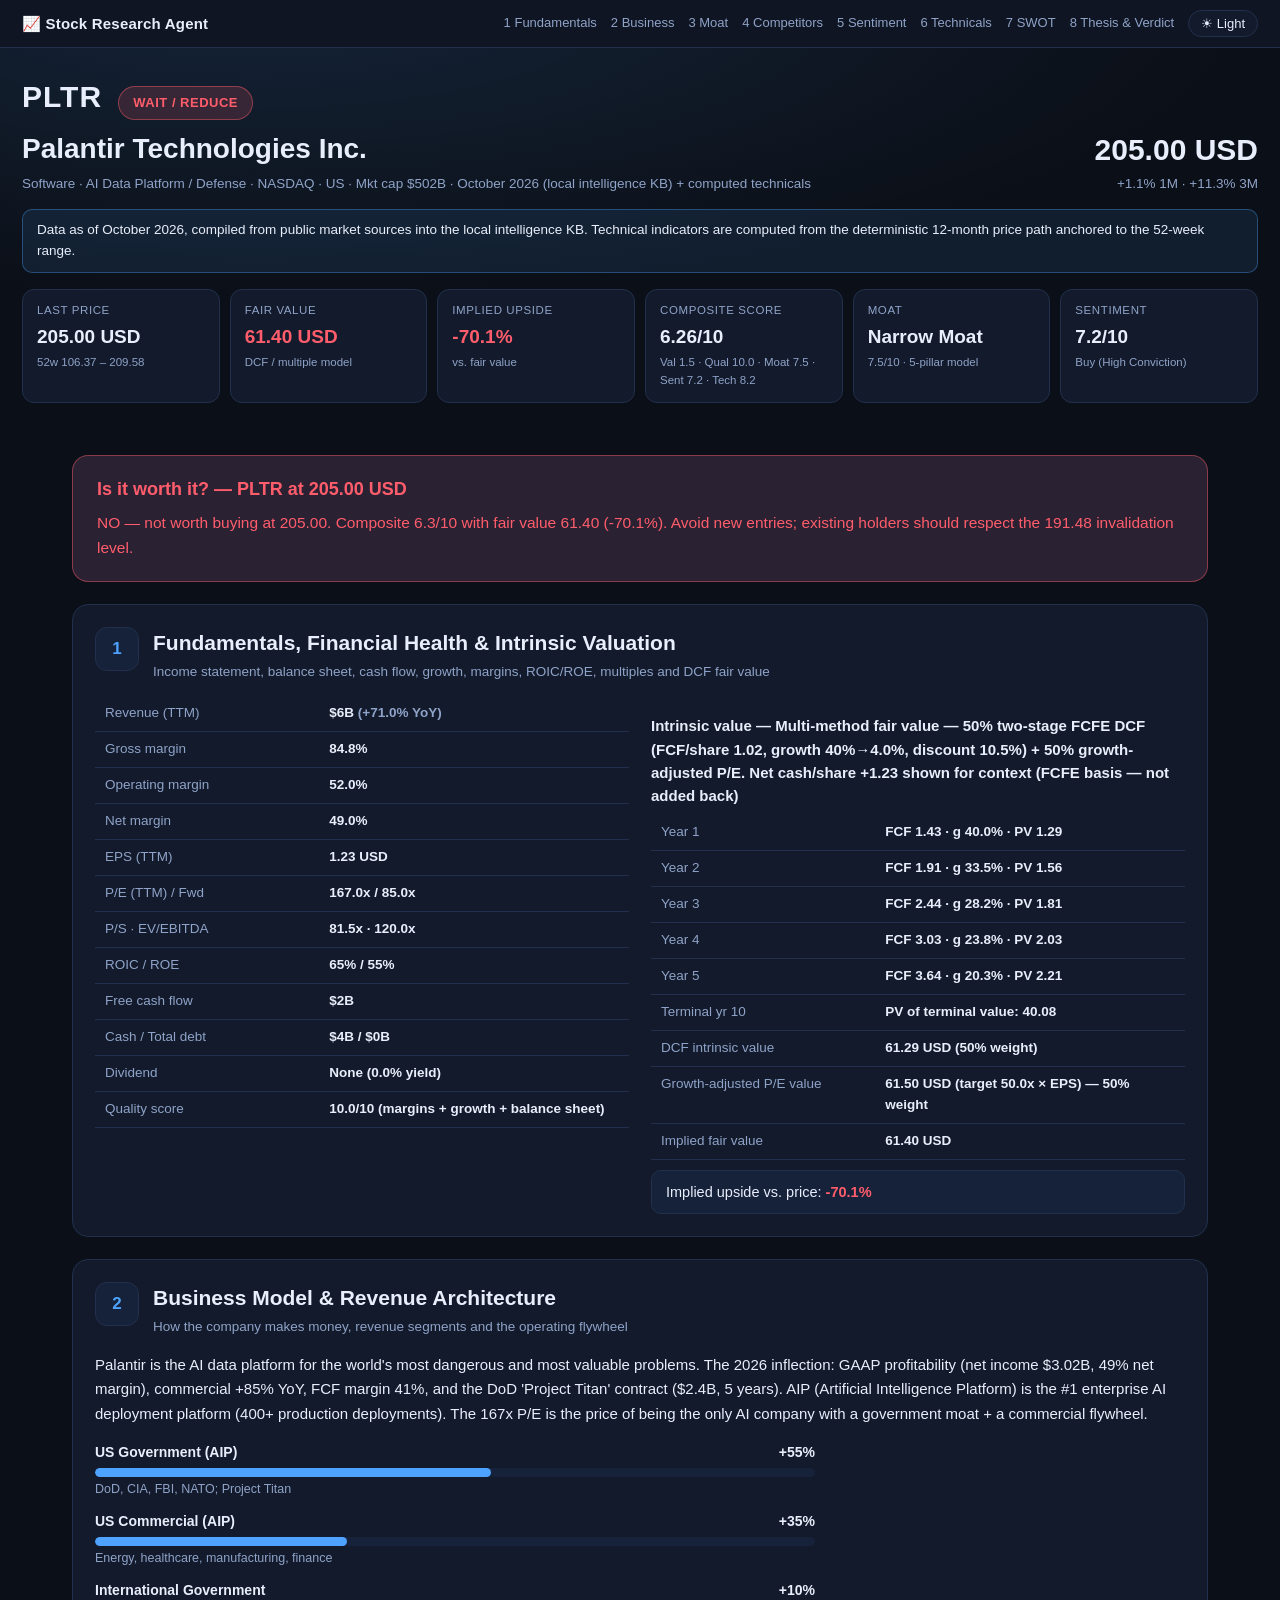
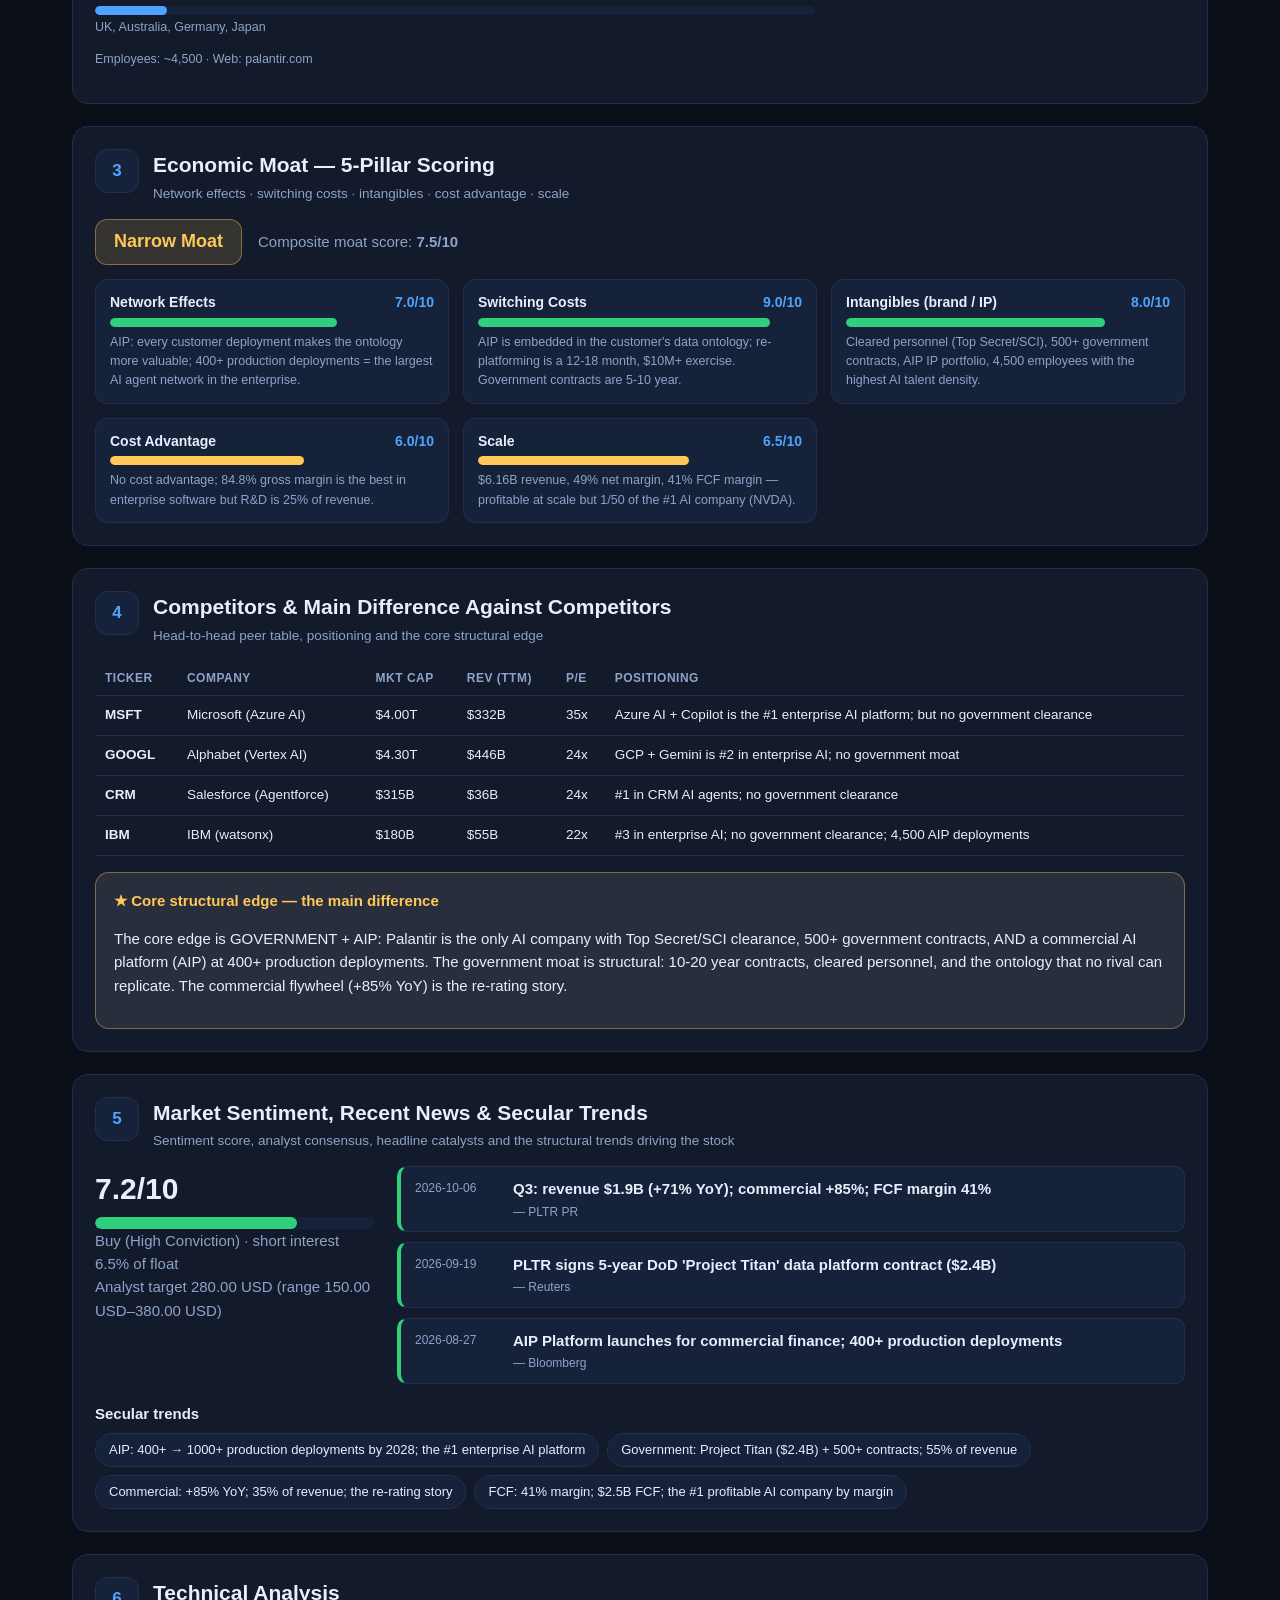
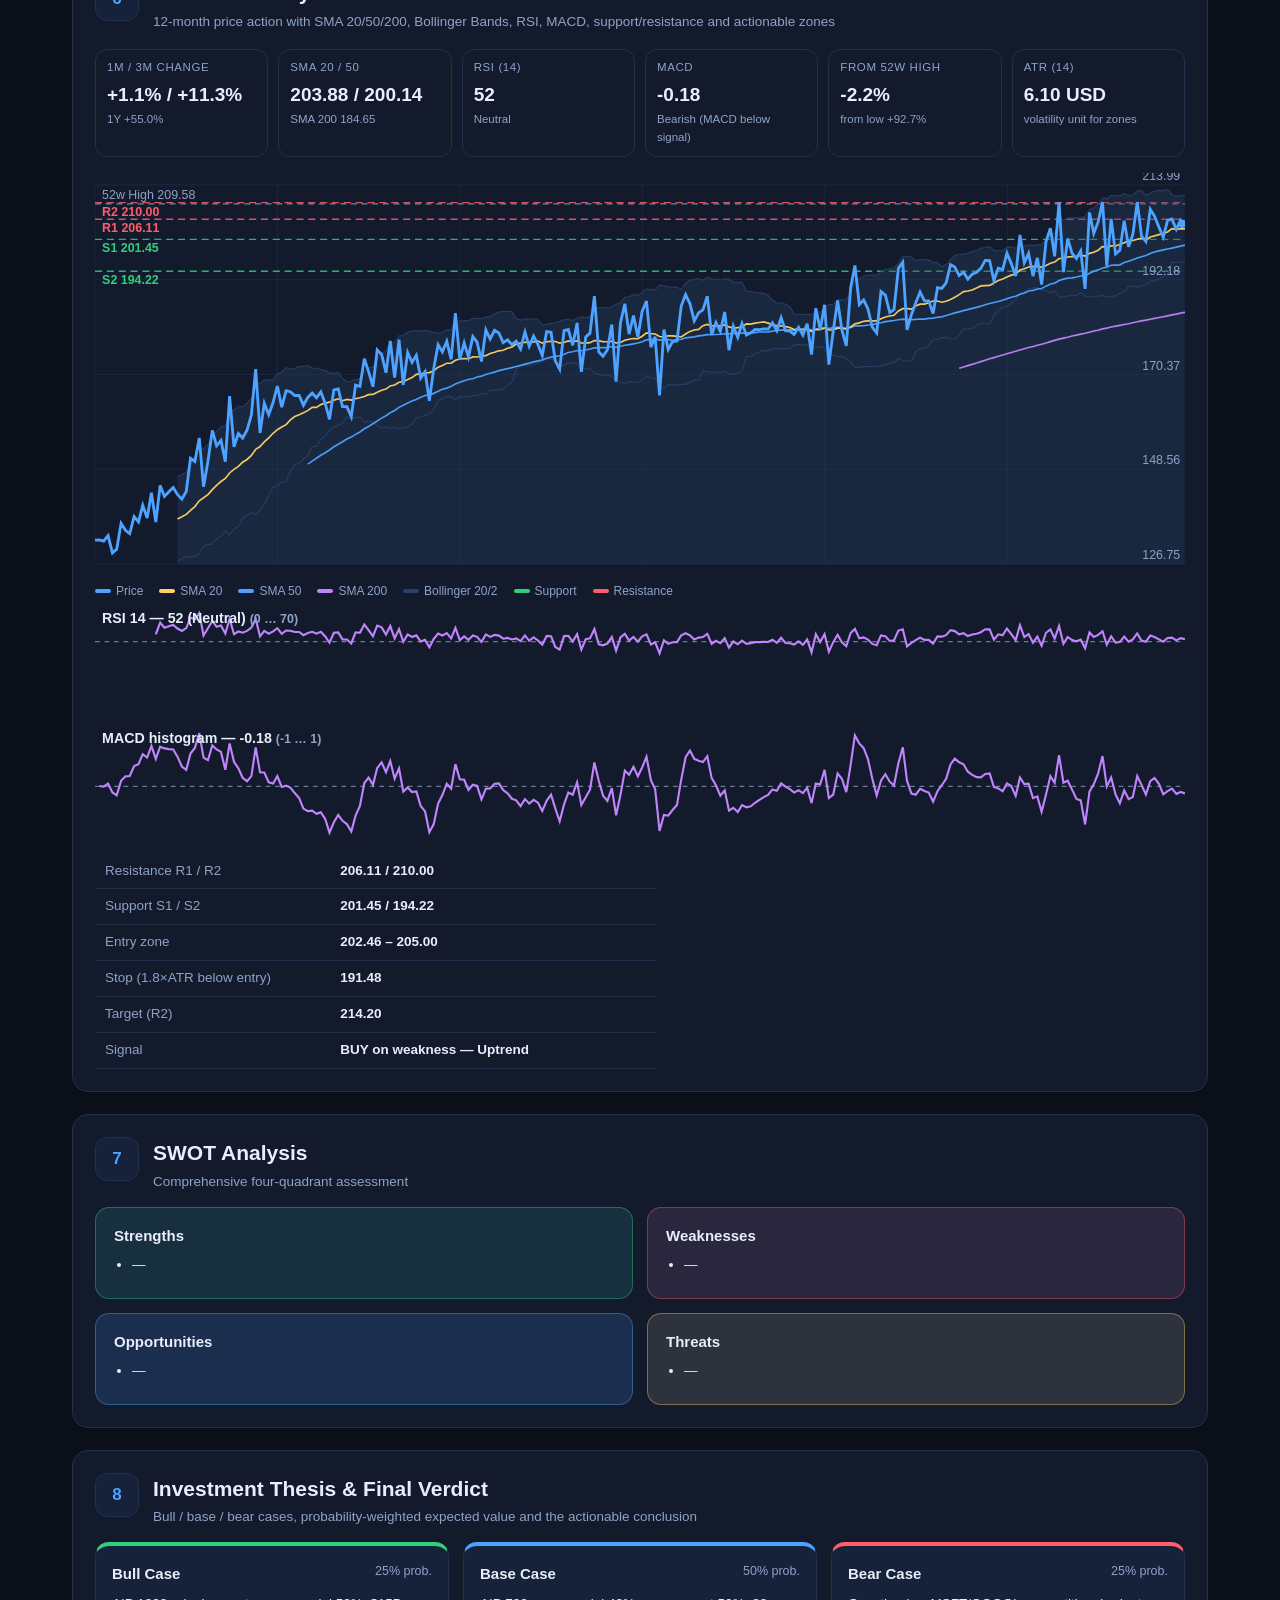
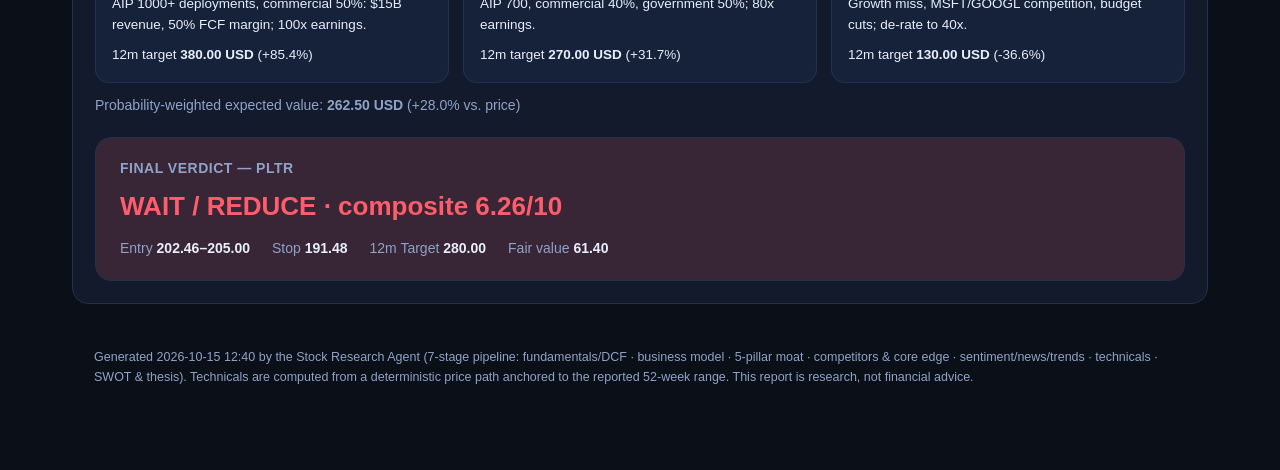
<file: stock_research_agent/reports/PLTR_research_report.html>
<!DOCTYPE html>
<html lang="en" data-theme="dark">
<head>
<meta charset="utf-8"/>
<meta name="viewport" content="width=device-width, initial-scale=1"/>
<title>PLTR — Stock Research Report</title>
<style>
:root{
  --bg:#0b0f17; --bg2:#0f1522; --card:#121a2b; --card2:#16213a;
  --line:#22304d; --txt:#e8eefb; --muted:#8fa3c8; --accent:#4da3ff;
  --up:#2fd07c; --dn:#ff5d6c; --gold:#ffc857;
  --s20:#ffd166; --s50:#4da3ff; --s200:#c084fc; --boll:#274066;
  --sup:#2fd07c; --res:#ff5d6c;
  --good:#2fd07c; --mid:#ffc857; --bad:#ff5d6c;
}
html[data-theme="light"]{
  --bg:#f4f6fb; --bg2:#ffffff; --card:#ffffff; --card2:#eef2fa;
  --line:#d7e0f0; --txt:#17233d; --muted:#5b6c8f; --accent:#1668d6;
  --up:#0d9d5c; --dn:#d63347; --gold:#c78a00;
  --s20:#d99a00; --s50:#1668d6; --s200:#7b3ff2; --boll:#dbe6f8;
  --sup:#0d9d5c; --res:#d63347;
  --good:#0d9d5c; --mid:#c78a00; --bad:#d63347;
}
*{box-sizing:border-box}
body{margin:0;background:var(--bg);color:var(--txt);
  font:15px/1.55 -apple-system,BlinkMacSystemFont,"Segoe UI",Roboto,Inter,Arial,sans-serif}
a{color:var(--accent);text-decoration:none}
a:hover{text-decoration:underline}
.topnav{position:sticky;top:0;z-index:50;display:flex;align-items:center;justify-content:space-between;
  gap:12px;padding:10px 22px;background:var(--bg2);border-bottom:1px solid var(--line);flex-wrap:wrap}
.brand{font-weight:700;letter-spacing:.2px}
.nav-links{display:flex;gap:14px;flex-wrap:wrap;align-items:center;font-size:13px}
.nav-links a{color:var(--muted)}
.nav-links a:hover{color:var(--txt);text-decoration:none}
.theme-btn{background:var(--card);border:1px solid var(--line);color:var(--txt);
  padding:5px 12px;border-radius:20px;cursor:pointer;font-size:13px}
.hero{padding:26px 22px 10px;background:
  radial-gradient(1000px 300px at 20% -50px, color-mix(in srgb, var(--accent) 14%, transparent), transparent)}
.hero-top{display:flex;justify-content:space-between;gap:18px;flex-wrap:wrap;align-items:flex-end}
h1{margin:6px 0 4px;font-size:28px}
.big-ticker{font-size:30px;font-weight:800;letter-spacing:1px;margin-right:12px}
.meta-line{color:var(--muted);margin:0;font-size:13.5px}
.hero-price{text-align:right}
.hero-last{font-size:30px;font-weight:800}
.hero-chg{color:var(--muted);font-size:13.5px}
.badge{display:inline-block;padding:6px 14px;border-radius:20px;font-weight:800;font-size:13px;letter-spacing:.5px}
.v-buy{background:color-mix(in srgb,var(--up) 18%, transparent);color:var(--up);
  border:1px solid color-mix(in srgb,var(--up) 45%, transparent)}
.v-hold{background:color-mix(in srgb,var(--gold) 16%, transparent);color:var(--gold);
  border:1px solid color-mix(in srgb,var(--gold) 45%, transparent)}
.v-avoid{background:color-mix(in srgb,var(--dn) 16%, transparent);color:var(--dn);
  border:1px solid color-mix(in srgb,var(--dn) 45%, transparent)}
.banner{padding:10px 14px;border-radius:10px;margin:14px 0;font-size:13.5px}
.banner.ok{background:color-mix(in srgb,var(--accent) 10%, transparent);
  border:1px solid color-mix(in srgb,var(--accent) 35%, transparent)}
.banner.warn{background:color-mix(in srgb,var(--gold) 12%, transparent);
  border:1px solid color-mix(in srgb,var(--gold) 45%, transparent)}
.kpi-strip{display:grid;grid-template-columns:repeat(auto-fit,minmax(150px,1fr));gap:10px;margin:16px 0}
.kpi{background:var(--card);border:1px solid var(--line);border-radius:12px;padding:12px 14px}
.kpi-strip.small .kpi{padding:9px 11px}
.kpi-label{color:var(--muted);font-size:11.5px;text-transform:uppercase;letter-spacing:.6px}
.kpi-value{font-size:19px;font-weight:800;margin-top:3px}
.kpi-sub{color:var(--muted);font-size:11.5px;margin-top:2px}
.tone-up .kpi-value{color:var(--up)} .tone-dn .kpi-value{color:var(--dn)}
main{padding:8px 22px 30px;max-width:1180px;margin:0 auto}
.card{background:var(--card);border:1px solid var(--line);border-radius:16px;
  padding:22px;margin:22px 0;scroll-margin-top:70px}
.sec-head{display:flex;gap:14px;align-items:flex-start;margin-bottom:14px}
.sec-num{background:var(--card2);border:1px solid var(--line);color:var(--accent);
  min-width:44px;height:44px;border-radius:12px;display:flex;align-items:center;justify-content:center;
  font-weight:800;font-size:17px}
.sec-head h2{margin:0 0 2px;font-size:21px}
.sec-sub{color:var(--muted);margin:0;font-size:13.5px}
h3.sub{margin:18px 0 8px;font-size:15px}
.prose{font-size:15px;line-height:1.65}
.muted{color:var(--muted)} .small{font-size:12.5px}
.two-col{display:grid;grid-template-columns:1fr 1fr;gap:22px}
@media(max-width:860px){.two-col{grid-template-columns:1fr}}
.tbl{width:100%;border-collapse:collapse;font-size:13.5px}
.tbl td{padding:7px 10px;border-bottom:1px solid var(--line);vertical-align:top}
.tbl .rk{color:var(--muted);width:42%}
.tbl .rv{font-weight:600}
.tbl.peers th{padding:8px 10px;text-align:left;color:var(--muted);font-size:12px;
  text-transform:uppercase;letter-spacing:.5px;border-bottom:1px solid var(--line)}
.tbl.peers td{padding:9px 10px}
.tbl.levels{margin-top:14px;max-width:560px}
.upside-box{margin-top:10px;padding:10px 14px;border-radius:10px;font-size:14.5px;
  background:var(--card2);border:1px solid var(--line)}
.upside-box.tone-up b{color:var(--up)} .upside-box.tone-dn b{color:var(--dn)}
.segs{display:grid;gap:12px;margin-top:10px;max-width:720px}
.seg-head{display:flex;justify-content:space-between;font-size:14px;font-weight:700}
.seg-note{color:var(--muted);font-size:12.5px;margin-top:3px}
.bar{height:9px;background:var(--card2);border-radius:6px;overflow:hidden;margin-top:4px}
.bar.big{height:12px}
.bar-fill{height:100%;border-radius:6px}
.bar-fill.good{background:var(--good)} .bar-fill.mid{background:var(--mid)}
.bar-fill.bad{background:var(--bad)} .bar-fill.seg-fill{background:var(--accent)}
.moat-top{display:flex;gap:16px;align-items:center;margin:6px 0 14px;flex-wrap:wrap}
.moat-badge{font-size:18px;font-weight:800;padding:8px 18px;border-radius:12px;
  background:color-mix(in srgb,var(--gold) 15%, transparent);color:var(--gold);
  border:1px solid color-mix(in srgb,var(--gold) 40%, transparent)}
.moat-score{color:var(--muted)}
.pillars{display:grid;grid-template-columns:repeat(auto-fit,minmax(300px,1fr));gap:14px}
.pillar{background:var(--card2);border:1px solid var(--line);border-radius:12px;padding:12px 14px}
.pillar-head{display:flex;justify-content:space-between;font-weight:700;font-size:14px}
.pill-score{color:var(--accent)}
.pillar-note{color:var(--muted);font-size:12.5px;margin-top:6px}
.edge-box{margin-top:16px;padding:16px 18px;border-radius:14px;
  background:color-mix(in srgb,var(--gold) 8%, var(--card2));
  border:1px solid color-mix(in srgb,var(--gold) 40%, transparent)}
.edge-title{font-weight:800;color:var(--gold);margin-bottom:6px}
.sent-grid{display:grid;grid-template-columns:280px 1fr;gap:22px}
@media(max-width:860px){.sent-grid{grid-template-columns:1fr}}
.sent-score{font-size:30px;font-weight:800}
.news-list{display:grid;gap:10px;align-content:start}
.news{display:flex;gap:12px;background:var(--card2);border:1px solid var(--line);
  border-radius:10px;padding:10px 14px;border-left:4px solid var(--accent)}
.news.pos{border-left-color:var(--up)} .news.neg{border-left-color:var(--dn)}
.news-date{color:var(--muted);font-size:12px;min-width:86px;padding-top:2px}
.news-src{display:block;color:var(--muted);font-size:12px;margin-top:2px}
.chips{display:flex;flex-wrap:wrap;gap:8px;margin-top:8px}
.chip{background:var(--card2);border:1px solid var(--line);border-radius:20px;
  padding:6px 13px;font-size:13px}
.chart{width:100%;height:auto;display:block;margin-top:8px}
.chart.mini{margin-top:6px}
.grid{stroke:var(--line);stroke-width:1;opacity:.5}
.price{fill:none;stroke:var(--accent);stroke-width:2.4}
.sma20{fill:none;stroke:var(--s20);stroke-width:1.4;opacity:.95}
.sma50{fill:none;stroke:var(--s50);stroke-width:1.4;opacity:.95}
.sma200{fill:none;stroke:var(--s200);stroke-width:1.4;opacity:.95}
.boll-fill{fill:var(--boll);opacity:.35}
.boll-up,.boll-lo{fill:none;stroke:var(--boll);stroke-width:1;opacity:.9}
.hi,.lo{stroke:var(--muted);stroke-width:1;stroke-dasharray:5 4;opacity:.8}
.res{stroke:var(--res);stroke-width:1.2;stroke-dasharray:6 4;opacity:.85}
.sup{stroke:var(--sup);stroke-width:1.2;stroke-dasharray:6 4;opacity:.85}
.tag-hi,.tag-lo{fill:var(--muted);font-size:10.5px}
.tag-res{fill:var(--res);font-size:10.5px;font-weight:700}
.tag-sup{fill:var(--sup);font-size:10.5px;font-weight:700}
.tag-title{fill:var(--txt);font-size:12px;font-weight:700}
.axis{fill:var(--muted);font-size:10.5px}
.ref{stroke:var(--muted);stroke-width:1;stroke-dasharray:4 4;opacity:.7}
.line-accent{fill:none;stroke:var(--s200);stroke-width:1.8}
.dot{fill:var(--accent)}
.legend{display:flex;gap:16px;flex-wrap:wrap;font-size:12px;color:var(--muted);margin-top:6px}
.sw{display:inline-block;width:16px;height:4px;border-radius:2px;margin-right:5px;vertical-align:middle}
.sw-price{background:var(--accent)} .sw-20{background:var(--s20)}
.sw-50{background:var(--s50)} .sw-200{background:var(--s200)}
.sw-boll{background:var(--boll)} .sw-sup{background:var(--sup)} .sw-res{background:var(--res)}
.swot-grid{display:grid;grid-template-columns:1fr 1fr;gap:14px}
@media(max-width:860px){.swot-grid{grid-template-columns:1fr}}
.swot{border-radius:14px;padding:16px 18px;border:1px solid var(--line)}
.swot h4{margin:0 0 8px;font-size:15px}
.swot ul{margin:0;padding-left:18px}
.swot li{margin:6px 0;font-size:13.5px}
.swot.s{background:color-mix(in srgb,var(--up) 8%, var(--card2));
  border-color:color-mix(in srgb,var(--up) 40%, transparent)}
.swot.w{background:color-mix(in srgb,var(--dn) 8%, var(--card2));
  border-color:color-mix(in srgb,var(--dn) 40%, transparent)}
.swot.o{background:color-mix(in srgb,var(--accent) 10%, var(--card2));
  border-color:color-mix(in srgb,var(--accent) 40%, transparent)}
.swot.t{background:color-mix(in srgb,var(--gold) 10%, var(--card2));
  border-color:color-mix(in srgb,var(--gold) 40%, transparent)}
.cases{display:grid;grid-template-columns:repeat(auto-fit,minmax(260px,1fr));gap:14px}
.case{background:var(--card2);border:1px solid var(--line);border-radius:14px;padding:16px}
.case.bull{border-top:4px solid var(--up)} .case.base{border-top:4px solid var(--accent)}
.case.bear{border-top:4px solid var(--dn)}
.case-head{display:flex;justify-content:space-between;margin-bottom:8px}
.case-label{font-weight:800}
.case-prob{color:var(--muted);font-size:12.5px}
.case p{margin:0 0 10px;font-size:13.5px;color:var(--txt)}
.case-target{font-size:13.5px}
.ev-line{margin-top:12px;color:var(--muted);font-size:14px}
.verdict-banner{padding:20px 24px;border-radius:16px;margin-top:18px;font-size:16px}
.verdict-banner p{margin:8px 0 0;font-size:15.5px;line-height:1.6}
.vb-title{font-weight:800;font-size:18px}
.final{margin-top:20px;padding:20px 24px;border-radius:16px;border:1px solid var(--line)}
.final-label{font-weight:800;letter-spacing:.5px;font-size:14px;color:var(--muted)}
.final-score{font-size:26px;font-weight:800;margin:6px 0 12px}
.final.v-buy .final-score{color:var(--up)} .final.v-hold .final-score{color:var(--gold)}
.final.v-avoid .final-score{color:var(--dn)}
.final-zones{display:flex;gap:22px;flex-wrap:wrap;font-size:14px;color:var(--muted)}
.final-zones b{color:var(--txt)}
.verdict-banner.v-buy{background:color-mix(in srgb,var(--up) 10%, var(--card));
  border:1px solid color-mix(in srgb,var(--up) 45%, transparent)}
.verdict-banner.v-hold{background:color-mix(in srgb,var(--gold) 10%, var(--card));
  border:1px solid color-mix(in srgb,var(--gold) 45%, transparent)}
.verdict-banner.v-avoid{background:color-mix(in srgb,var(--dn) 10%, var(--card));
  border:1px solid color-mix(in srgb,var(--dn) 45%, transparent)}
footer{color:var(--muted);font-size:12.5px;padding:10px 22px 40px;max-width:1180px;margin:0 auto}
</style>
</head>
<body>
<nav class="topnav">
  <div class="brand">📈 Stock Research Agent</div>
  <div class="nav-links">
    <a href="#s1">1 Fundamentals</a><a href="#s2">2 Business</a><a href="#s3">3 Moat</a>
    <a href="#s4">4 Competitors</a><a href="#s5">5 Sentiment</a><a href="#s6">6 Technicals</a>
    <a href="#s7">7 SWOT</a><a href="#s8">8 Thesis &amp; Verdict</a>
    <button id="themeBtn" class="theme-btn" type="button">☀ Light</button>
  </div>
</nav>

<header class="hero">
  <div class="hero-top">
    <div>
      <div class="ticker-row"><span class="big-ticker">PLTR</span>
        <span class="badge v-avoid">WAIT / REDUCE</span></div>
      <h1>Palantir Technologies Inc.</h1>
      <p class="meta-line">Software · AI Data Platform / Defense · NASDAQ ·
        US · Mkt cap $502B · October 2026 (local intelligence KB) + computed technicals</p>
    </div>
    <div class="hero-price">
      <div class="hero-last">205.00 USD</div>
      <div class="hero-chg">+1.1% 1M · +11.3% 3M</div>
    </div>
  </div>
  <div class="banner ok">Data as of October 2026, compiled from public market sources into the local intelligence KB. Technical indicators are computed from the deterministic 12-month price path anchored to the 52-week range.</div>
  <div class="kpi-strip"><div class="kpi "><div class="kpi-label">Last price</div><div class="kpi-value">205.00 USD</div><div class="kpi-sub">52w 106.37 – 209.58</div></div><div class="kpi tone-dn"><div class="kpi-label">Fair value</div><div class="kpi-value">61.40 USD</div><div class="kpi-sub">DCF / multiple model</div></div><div class="kpi tone-dn"><div class="kpi-label">Implied upside</div><div class="kpi-value">-70.1%</div><div class="kpi-sub">vs. fair value</div></div><div class="kpi "><div class="kpi-label">Composite score</div><div class="kpi-value">6.26/10</div><div class="kpi-sub">Val 1.5 · Qual 10.0 · Moat 7.5 · Sent 7.2 · Tech 8.2</div></div><div class="kpi "><div class="kpi-label">Moat</div><div class="kpi-value">Narrow Moat</div><div class="kpi-sub">7.5/10 · 5-pillar model</div></div><div class="kpi "><div class="kpi-label">Sentiment</div><div class="kpi-value">7.2/10</div><div class="kpi-sub">Buy (High Conviction)</div></div></div>
</header>

<main>
<section id="s0" class="verdict-banner v-avoid">
  <div class="vb-title">Is it worth it? — PLTR at 205.00 USD</div>
  <p>NO — not worth buying at 205.00. Composite 6.3/10 with fair value 61.40 (-70.1%). Avoid new entries; existing holders should respect the 191.48 invalidation level.</p>
</section>

<section id="s1" class="card">
<header class="sec-head"><div class="sec-num">1</div><div><h2>Fundamentals, Financial Health &amp; Intrinsic Valuation</h2><p class="sec-sub">Income statement, balance sheet, cash flow, growth, margins, ROIC/ROE, multiples and DCF fair value</p></div></header>
  <div class="two-col">
    <div>
      <table class="tbl"><tr><td class="rk">Revenue (TTM)</td><td class="rv">$6B <span class='muted'>(+71.0% YoY)</span></td></tr><tr><td class="rk">Gross margin</td><td class="rv">84.8%</td></tr><tr><td class="rk">Operating margin</td><td class="rv">52.0%</td></tr><tr><td class="rk">Net margin</td><td class="rv">49.0%</td></tr><tr><td class="rk">EPS (TTM)</td><td class="rv">1.23 USD</td></tr><tr><td class="rk">P/E (TTM) / Fwd</td><td class="rv">167.0x / 85.0x</td></tr><tr><td class="rk">P/S · EV/EBITDA</td><td class="rv">81.5x · 120.0x</td></tr><tr><td class="rk">ROIC / ROE</td><td class="rv">65% / 55%</td></tr><tr><td class="rk">Free cash flow</td><td class="rv">$2B</td></tr><tr><td class="rk">Cash / Total debt</td><td class="rv">$4B / $0B</td></tr><tr><td class="rk">Dividend</td><td class="rv">None (0.0% yield)</td></tr><tr><td class="rk">Quality score</td><td class="rv">10.0/10 (margins + growth + balance sheet)</td></tr></table>
    </div>
    <div>
      <h3 class="sub">Intrinsic value — Multi-method fair value — 50% two-stage FCFE DCF (FCF/share 1.02, growth 40%→4.0%, discount 10.5%) + 50% growth-adjusted P/E. Net cash/share +1.23 shown for context (FCFE basis — not added back)</h3>
      <table class="tbl"><tr><td class="rk">Year 1</td><td class="rv">FCF 1.43 · g 40.0% · PV 1.29</td></tr><tr><td class="rk">Year 2</td><td class="rv">FCF 1.91 · g 33.5% · PV 1.56</td></tr><tr><td class="rk">Year 3</td><td class="rv">FCF 2.44 · g 28.2% · PV 1.81</td></tr><tr><td class="rk">Year 4</td><td class="rv">FCF 3.03 · g 23.8% · PV 2.03</td></tr><tr><td class="rk">Year 5</td><td class="rv">FCF 3.64 · g 20.3% · PV 2.21</td></tr><tr><td class="rk">Terminal yr 10</td><td class="rv">PV of terminal value: 40.08</td></tr><tr><td class="rk">DCF intrinsic value</td><td class="rv">61.29 USD (50% weight)</td></tr><tr><td class="rk">Growth-adjusted P/E value</td><td class="rv">61.50 USD (target 50.0x × EPS) — 50% weight</td></tr><tr><td class="rk">Implied fair value</td><td class="rv"><b>61.40 USD</b></td></tr></table>
      <div class="upside-box tone-dn">Implied upside vs. price: <b>-70.1%</b></div>
    </div>
  </div>
</section>

<section id="s2" class="card">
<header class="sec-head"><div class="sec-num">2</div><div><h2>Business Model &amp; Revenue Architecture</h2><p class="sec-sub">How the company makes money, revenue segments and the operating flywheel</p></div></header>
  <p class="prose">Palantir is the AI data platform for the world&#x27;s most dangerous and most valuable problems. The 2026 inflection: GAAP profitability (net income $3.02B, 49% net margin), commercial +85% YoY, FCF margin 41%, and the DoD &#x27;Project Titan&#x27; contract ($2.4B, 5 years). AIP (Artificial Intelligence Platform) is the #1 enterprise AI deployment platform (400+ production deployments). The 167x P/E is the price of being the only AI company with a government moat + a commercial flywheel.</p>
  <div class="segs"><div class="seg"><div class="seg-head"><span>US Government (AIP)</span><span>+55%</span></div><div class="bar"><div class="bar-fill seg-fill" style="width:55%"></div></div><div class="seg-note">DoD, CIA, FBI, NATO; Project Titan</div></div><div class="seg"><div class="seg-head"><span>US Commercial (AIP)</span><span>+35%</span></div><div class="bar"><div class="bar-fill seg-fill" style="width:35%"></div></div><div class="seg-note">Energy, healthcare, manufacturing, finance</div></div><div class="seg"><div class="seg-head"><span>International Government</span><span>+10%</span></div><div class="bar"><div class="bar-fill seg-fill" style="width:10%"></div></div><div class="seg-note">UK, Australia, Germany, Japan</div></div></div>
  <p class="muted small">Employees: ~4,500 · Web: palantir.com</p>
</section>

<section id="s3" class="card">
<header class="sec-head"><div class="sec-num">3</div><div><h2>Economic Moat — 5-Pillar Scoring</h2><p class="sec-sub">Network effects · switching costs · intangibles · cost advantage · scale</p></div></header>
  <div class="moat-top">
    <div class="moat-badge">Narrow Moat</div>
    <div class="moat-score">Composite moat score: <b>7.5/10</b></div>
  </div>
  <div class="pillars"><div class="pillar"><div class="pillar-head"><span>Network Effects</span><span class="pill-score">7.0/10</span></div><div class="bar"><div class="bar-fill good" style="width:70%"></div></div><div class="pillar-note">AIP: every customer deployment makes the ontology more valuable; 400+ production deployments = the largest AI agent network in the enterprise.</div></div><div class="pillar"><div class="pillar-head"><span>Switching Costs</span><span class="pill-score">9.0/10</span></div><div class="bar"><div class="bar-fill good" style="width:90%"></div></div><div class="pillar-note">AIP is embedded in the customer&#x27;s data ontology; re-platforming is a 12-18 month, $10M+ exercise. Government contracts are 5-10 year.</div></div><div class="pillar"><div class="pillar-head"><span>Intangibles (brand / IP)</span><span class="pill-score">8.0/10</span></div><div class="bar"><div class="bar-fill good" style="width:80%"></div></div><div class="pillar-note">Cleared personnel (Top Secret/SCI), 500+ government contracts, AIP IP portfolio, 4,500 employees with the highest AI talent density.</div></div><div class="pillar"><div class="pillar-head"><span>Cost Advantage</span><span class="pill-score">6.0/10</span></div><div class="bar"><div class="bar-fill mid" style="width:60%"></div></div><div class="pillar-note">No cost advantage; 84.8% gross margin is the best in enterprise software but R&amp;D is 25% of revenue.</div></div><div class="pillar"><div class="pillar-head"><span>Scale</span><span class="pill-score">6.5/10</span></div><div class="bar"><div class="bar-fill mid" style="width:65%"></div></div><div class="pillar-note">$6.16B revenue, 49% net margin, 41% FCF margin — profitable at scale but 1/50 of the #1 AI company (NVDA).</div></div></div>
</section>

<section id="s4" class="card">
<header class="sec-head"><div class="sec-num">4</div><div><h2>Competitors &amp; Main Difference Against Competitors</h2><p class="sec-sub">Head-to-head peer table, positioning and the core structural edge</p></div></header>
  <table class="tbl peers"><thead><tr><th>Ticker</th><th>Company</th><th>Mkt Cap</th>
    <th>Rev (TTM)</th><th>P/E</th><th>Positioning</th></tr></thead>
  <tbody><tr><td><b>MSFT</b></td><td>Microsoft (Azure AI)</td><td>$4.00T</td><td>$332B</td><td>35x</td><td>Azure AI + Copilot is the #1 enterprise AI platform; but no government clearance</td></tr><tr><td><b>GOOGL</b></td><td>Alphabet (Vertex AI)</td><td>$4.30T</td><td>$446B</td><td>24x</td><td>GCP + Gemini is #2 in enterprise AI; no government moat</td></tr><tr><td><b>CRM</b></td><td>Salesforce (Agentforce)</td><td>$315B</td><td>$36B</td><td>24x</td><td>#1 in CRM AI agents; no government clearance</td></tr><tr><td><b>IBM</b></td><td>IBM (watsonx)</td><td>$180B</td><td>$55B</td><td>22x</td><td>#3 in enterprise AI; no government clearance; 4,500 AIP deployments</td></tr></tbody></table>
  <div class="edge-box"><div class="edge-title">★ Core structural edge — the main difference</div>
  <p>The core edge is GOVERNMENT + AIP: Palantir is the only AI company with Top Secret/SCI clearance, 500+ government contracts, AND a commercial AI platform (AIP) at 400+ production deployments. The government moat is structural: 10-20 year contracts, cleared personnel, and the ontology that no rival can replicate. The commercial flywheel (+85% YoY) is the re-rating story.</p></div>
</section>

<section id="s5" class="card">
<header class="sec-head"><div class="sec-num">5</div><div><h2>Market Sentiment, Recent News &amp; Secular Trends</h2><p class="sec-sub">Sentiment score, analyst consensus, headline catalysts and the structural trends driving the stock</p></div></header>
  <div class="sent-grid">
    <div class="sent-meter">
      <div class="sent-score">7.2/10</div>
      <div class="bar big"><div class="bar-fill good" style="width:72%"></div></div>
      <div class="muted">Buy (High Conviction) · short interest 6.5% of float</div>
      <div class="muted">Analyst target 280.00 USD (range 150.00 USD–380.00 USD)</div>
    </div>
    <div class="news-list"><div class="news pos"><div class="news-date">2026-10-06</div><div class="news-body"><b>Q3: revenue $1.9B (+71% YoY); commercial +85%; FCF margin 41%</b><span class="news-src">— PLTR PR</span></div></div><div class="news pos"><div class="news-date">2026-09-19</div><div class="news-body"><b>PLTR signs 5-year DoD &#x27;Project Titan&#x27; data platform contract ($2.4B)</b><span class="news-src">— Reuters</span></div></div><div class="news pos"><div class="news-date">2026-08-27</div><div class="news-body"><b>AIP Platform launches for commercial finance; 400+ production deployments</b><span class="news-src">— Bloomberg</span></div></div></div>
  </div>
  <h3 class="sub">Secular trends</h3>
  <div class="chips"><span class="chip">AIP: 400+ → 1000+ production deployments by 2028; the #1 enterprise AI platform</span><span class="chip">Government: Project Titan ($2.4B) + 500+ contracts; 55% of revenue</span><span class="chip">Commercial: +85% YoY; 35% of revenue; the re-rating story</span><span class="chip">FCF: 41% margin; $2.5B FCF; the #1 profitable AI company by margin</span></div>
</section>

<section id="s6" class="card">
<header class="sec-head"><div class="sec-num">6</div><div><h2>Technical Analysis</h2><p class="sec-sub">12-month price action with SMA 20/50/200, Bollinger Bands, RSI, MACD, support/resistance and actionable zones</p></div></header>
  <div class="kpi-strip small"><div class="kpi "><div class="kpi-label">1M / 3M change</div><div class="kpi-value">+1.1% / +11.3%</div><div class="kpi-sub">1Y +55.0%</div></div><div class="kpi "><div class="kpi-label">SMA 20 / 50</div><div class="kpi-value">203.88 / 200.14</div><div class="kpi-sub">SMA 200 184.65</div></div><div class="kpi "><div class="kpi-label">RSI (14)</div><div class="kpi-value">52</div><div class="kpi-sub">Neutral</div></div><div class="kpi "><div class="kpi-label">MACD</div><div class="kpi-value">-0.18</div><div class="kpi-sub">Bearish (MACD below signal)</div></div><div class="kpi "><div class="kpi-label">From 52w high</div><div class="kpi-value">-2.2%</div><div class="kpi-sub">from low +92.7%</div></div><div class="kpi "><div class="kpi-label">ATR (14)</div><div class="kpi-value">6.10 USD</div><div class="kpi-sub">volatility unit for zones</div></div></div>
  <svg viewBox="0 0 920 340" class="chart" role="img" aria-label="12-month price chart">
      <line x1="0" y1="330" x2="920" y2="330" class="grid"/><line x1="0" y1="250" x2="920" y2="250" class="grid"/><line x1="0" y1="170" x2="920" y2="170" class="grid"/><line x1="0" y1="90" x2="920" y2="90" class="grid"/><line x1="0" y1="10" x2="920" y2="10" class="grid"/><line x1="0" y1="10" x2="0" y2="330" class="grid"/><line x1="154" y1="10" x2="154" y2="330" class="grid"/><line x1="308" y1="10" x2="308" y2="330" class="grid"/><line x1="462" y1="10" x2="462" y2="330" class="grid"/><line x1="616" y1="10" x2="616" y2="330" class="grid"/><line x1="770" y1="10" x2="770" y2="330" class="grid"/><line x1="0" y1="26" x2="920" y2="26" class="hi"/><text x="6" y="22" class="tag-hi">52w High 209.58</text><line x1="0" y1="405" x2="920" y2="405" class="lo"/><text x="6" y="401" class="tag-lo">52w Low 106.37</text><line x1="0" y1="39" x2="920" y2="39" class="res"/><text x="6" y="50" class="tag-res">R1 206.11</text><line x1="0" y1="25" x2="920" y2="25" class="res"/><text x="6" y="36" class="tag-res">R2 210.00</text><line x1="0" y1="56" x2="920" y2="56" class="sup"/><text x="6" y="67" class="tag-sup">S1 201.45</text><line x1="0" y1="83" x2="920" y2="83" class="sup"/><text x="6" y="94" class="tag-sup">S2 194.22</text>
      <polygon points="69.6,256.3 69.6,256.3 73.3,254.8 77.0,252.8 80.6,245.3 84.3,239.6 88.0,231.6 91.6,232.9 95.3,229.5 99.0,221.4 102.6,218.3 106.3,214.0 110.0,213.7 113.6,201.0 117.3,200.2 121.0,196.9 124.6,197.2 128.3,194.3 132.0,190.5 135.6,177.9 139.3,177.3 142.9,174.6 146.6,175.1 150.3,174.5 153.9,169.4 157.6,168.1 161.3,164.4 164.9,165.5 168.6,165.0 172.3,163.2 175.9,163.2 179.6,162.5 183.3,164.7 186.9,164.8 190.6,165.9 194.3,166.8 197.9,168.7 201.6,169.1 205.3,168.4 208.9,173.1 212.6,176.3 216.3,175.6 219.9,174.6 223.6,173.4 227.3,167.1 230.9,164.2 234.6,163.9 238.2,156.9 241.9,151.9 245.6,150.4 249.2,143.8 252.9,143.1 256.6,137.4 260.2,137.3 263.9,134.4 267.6,133.3 271.2,133.3 274.9,133.3 278.6,133.0 282.2,133.5 285.9,134.5 289.6,135.4 293.2,134.4 296.9,132.4 300.6,132.4 304.2,124.7 307.9,125.2 311.6,124.5 315.2,124.6 318.9,122.6 322.5,122.7 326.2,122.9 329.9,121.6 333.5,121.2 337.2,119.1 340.9,117.4 344.5,116.8 348.2,116.8 351.9,117.0 355.5,123.0 359.2,124.2 362.9,123.3 366.5,123.3 370.2,123.0 373.9,123.5 377.5,128.1 381.2,127.7 384.9,126.9 388.5,126.4 392.2,124.9 395.9,123.9 399.5,123.4 403.2,124.5 406.9,122.6 410.5,121.7 414.2,122.1 417.8,121.3 421.5,113.6 425.2,113.6 428.8,113.7 432.5,113.7 436.2,112.9 439.8,110.8 443.5,109.5 447.2,104.9 450.8,104.5 454.5,102.8 458.2,103.1 461.8,100.8 465.5,98.1 469.2,98.4 472.8,98.7 476.5,94.7 480.2,95.2 483.8,96.1 487.5,96.2 491.2,96.5 494.8,98.2 498.5,93.3 502.2,90.6 505.8,89.9 509.5,88.9 513.1,90.5 516.8,87.9 520.5,89.8 524.1,89.5 527.8,90.3 531.5,89.1 535.1,90.0 538.8,92.4 542.5,92.5 546.1,92.1 549.8,100.0 553.5,100.0 557.1,100.8 560.8,101.2 564.5,101.6 568.1,103.2 571.8,107.1 575.5,109.8 579.1,109.5 582.8,110.9 586.5,112.9 590.1,119.2 593.8,119.0 597.5,119.6 601.1,119.1 604.8,119.7 608.4,117.3 612.1,117.5 615.8,113.9 619.4,111.0 623.1,110.9 626.8,107.1 630.4,107.1 634.1,106.9 637.8,100.9 641.4,90.4 645.1,89.0 648.8,86.9 652.4,86.3 656.1,86.2 659.8,86.2 663.4,83.4 667.1,81.3 670.8,80.9 674.4,80.3 678.1,76.2 681.8,70.5 685.4,70.5 689.1,70.9 692.7,73.8 696.4,73.1 700.1,73.2 703.7,73.3 707.4,75.7 711.1,75.6 714.7,79.2 718.4,77.5 722.1,73.2 725.7,69.6 729.4,68.6 733.1,68.5 736.7,67.7 740.4,66.2 744.1,65.2 747.7,63.8 751.4,62.7 755.1,62.4 758.7,65.3 762.4,65.7 766.1,65.6 769.7,62.8 773.4,62.5 777.1,63.6 780.7,61.6 784.4,61.6 788.0,60.9 791.7,61.3 795.4,60.8 799.0,60.3 802.7,57.0 806.4,51.2 810.0,50.9 813.7,39.9 817.4,39.9 821.0,38.1 824.7,37.8 828.4,37.7 832.0,37.8 835.7,36.6 839.4,31.0 843.0,29.5 846.7,26.4 850.4,20.8 854.0,21.8 857.7,19.0 861.4,19.0 865.0,19.5 868.7,17.4 872.4,19.0 876.0,18.6 879.7,15.2 883.3,14.9 887.0,19.1 890.7,16.9 894.3,15.2 898.0,14.6 901.7,14.8 905.3,13.9 909.0,18.3 912.7,19.7 916.3,19.0 920.0,19.1 920.0,330 69.6,330" class="boll-fill"/>
      <polyline points="69.6,256.3 73.3,254.8 77.0,252.8 80.6,245.3 84.3,239.6 88.0,231.6 91.6,232.9 95.3,229.5 99.0,221.4 102.6,218.3 106.3,214.0 110.0,213.7 113.6,201.0 117.3,200.2 121.0,196.9 124.6,197.2 128.3,194.3 132.0,190.5 135.6,177.9 139.3,177.3 142.9,174.6 146.6,175.1 150.3,174.5 153.9,169.4 157.6,168.1 161.3,164.4 164.9,165.5 168.6,165.0 172.3,163.2 175.9,163.2 179.6,162.5 183.3,164.7 186.9,164.8 190.6,165.9 194.3,166.8 197.9,168.7 201.6,169.1 205.3,168.4 208.9,173.1 212.6,176.3 216.3,175.6 219.9,174.6 223.6,173.4 227.3,167.1 230.9,164.2 234.6,163.9 238.2,156.9 241.9,151.9 245.6,150.4 249.2,143.8 252.9,143.1 256.6,137.4 260.2,137.3 263.9,134.4 267.6,133.3 271.2,133.3 274.9,133.3 278.6,133.0 282.2,133.5 285.9,134.5 289.6,135.4 293.2,134.4 296.9,132.4 300.6,132.4 304.2,124.7 307.9,125.2 311.6,124.5 315.2,124.6 318.9,122.6 322.5,122.7 326.2,122.9 329.9,121.6 333.5,121.2 337.2,119.1 340.9,117.4 344.5,116.8 348.2,116.8 351.9,117.0 355.5,123.0 359.2,124.2 362.9,123.3 366.5,123.3 370.2,123.0 373.9,123.5 377.5,128.1 381.2,127.7 384.9,126.9 388.5,126.4 392.2,124.9 395.9,123.9 399.5,123.4 403.2,124.5 406.9,122.6 410.5,121.7 414.2,122.1 417.8,121.3 421.5,113.6 425.2,113.6 428.8,113.7 432.5,113.7 436.2,112.9 439.8,110.8 443.5,109.5 447.2,104.9 450.8,104.5 454.5,102.8 458.2,103.1 461.8,100.8 465.5,98.1 469.2,98.4 472.8,98.7 476.5,94.7 480.2,95.2 483.8,96.1 487.5,96.2 491.2,96.5 494.8,98.2 498.5,93.3 502.2,90.6 505.8,89.9 509.5,88.9 513.1,90.5 516.8,87.9 520.5,89.8 524.1,89.5 527.8,90.3 531.5,89.1 535.1,90.0 538.8,92.4 542.5,92.5 546.1,92.1 549.8,100.0 553.5,100.0 557.1,100.8 560.8,101.2 564.5,101.6 568.1,103.2 571.8,107.1 575.5,109.8 579.1,109.5 582.8,110.9 586.5,112.9 590.1,119.2 593.8,119.0 597.5,119.6 601.1,119.1 604.8,119.7 608.4,117.3 612.1,117.5 615.8,113.9 619.4,111.0 623.1,110.9 626.8,107.1 630.4,107.1 634.1,106.9 637.8,100.9 641.4,90.4 645.1,89.0 648.8,86.9 652.4,86.3 656.1,86.2 659.8,86.2 663.4,83.4 667.1,81.3 670.8,80.9 674.4,80.3 678.1,76.2 681.8,70.5 685.4,70.5 689.1,70.9 692.7,73.8 696.4,73.1 700.1,73.2 703.7,73.3 707.4,75.7 711.1,75.6 714.7,79.2 718.4,77.5 722.1,73.2 725.7,69.6 729.4,68.6 733.1,68.5 736.7,67.7 740.4,66.2 744.1,65.2 747.7,63.8 751.4,62.7 755.1,62.4 758.7,65.3 762.4,65.7 766.1,65.6 769.7,62.8 773.4,62.5 777.1,63.6 780.7,61.6 784.4,61.6 788.0,60.9 791.7,61.3 795.4,60.8 799.0,60.3 802.7,57.0 806.4,51.2 810.0,50.9 813.7,39.9 817.4,39.9 821.0,38.1 824.7,37.8 828.4,37.7 832.0,37.8 835.7,36.6 839.4,31.0 843.0,29.5 846.7,26.4 850.4,20.8 854.0,21.8 857.7,19.0 861.4,19.0 865.0,19.5 868.7,17.4 872.4,19.0 876.0,18.6 879.7,15.2 883.3,14.9 887.0,19.1 890.7,16.9 894.3,15.2 898.0,14.6 901.7,14.8 905.3,13.9 909.0,18.3 912.7,19.7 916.3,19.0 920.0,19.1" class="boll-up"/>
      <polyline points="69.6,327.7 73.3,325.6 77.0,323.6 80.6,324.1 84.3,323.5 88.0,321.8 91.6,315.3 95.3,313.5 99.0,313.1 102.6,308.8 106.3,306.7 110.0,302.0 113.6,305.4 117.3,300.2 121.0,298.5 124.6,291.1 128.3,289.3 132.0,286.3 135.6,288.5 139.3,284.5 142.9,279.5 146.6,271.8 150.3,265.0 153.9,264.0 157.6,260.7 161.3,260.4 164.9,251.3 168.6,246.2 172.3,245.0 175.9,241.6 179.6,238.7 183.3,230.7 186.9,230.7 190.6,225.0 194.3,221.6 197.9,218.1 201.6,214.3 205.3,212.8 208.9,211.3 212.6,205.8 216.3,207.7 219.9,206.3 223.6,206.1 227.3,210.0 230.9,209.9 234.6,209.9 238.2,213.4 241.9,214.9 245.6,214.5 249.2,215.6 252.9,214.6 256.6,215.9 260.2,214.9 263.9,214.4 267.6,212.1 271.2,206.7 274.9,205.7 278.6,204.5 282.2,203.5 285.9,199.3 289.6,192.3 293.2,190.5 296.9,188.7 300.6,188.7 304.2,191.5 307.9,188.8 311.6,188.9 315.2,188.9 318.9,187.9 322.5,187.9 326.2,186.3 329.9,186.8 333.5,183.3 337.2,183.5 340.9,182.8 344.5,182.4 348.2,179.1 351.9,176.6 355.5,165.6 359.2,162.7 362.9,162.6 366.5,162.1 370.2,162.0 373.9,160.1 377.5,159.2 381.2,157.2 384.9,157.1 388.5,157.9 392.2,162.2 395.9,162.3 399.5,160.0 403.2,160.2 406.9,160.8 410.5,165.2 414.2,165.2 417.8,165.1 421.5,169.2 425.2,169.7 428.8,170.9 432.5,171.0 436.2,171.2 439.8,176.2 443.5,176.4 447.2,177.6 450.8,176.2 454.5,176.5 458.2,176.6 461.8,174.8 465.5,171.7 469.2,172.8 472.8,173.1 476.5,181.4 480.2,181.5 483.8,178.7 487.5,178.9 491.2,179.3 494.8,178.4 498.5,178.4 502.2,176.7 505.8,175.0 509.5,175.0 513.1,167.4 516.8,167.7 520.5,168.4 524.1,167.8 527.8,168.3 531.5,167.4 535.1,169.7 538.8,169.5 542.5,168.5 546.1,167.8 549.8,154.8 553.5,155.1 557.1,152.6 560.8,151.2 564.5,149.8 568.1,150.1 571.8,148.6 575.5,148.2 579.1,148.2 582.8,148.3 586.5,148.1 590.1,145.1 593.8,144.6 597.5,145.0 601.1,144.9 604.8,147.9 608.4,146.7 612.1,146.8 615.8,147.7 619.4,154.0 623.1,153.8 626.8,154.9 630.4,155.0 634.1,156.5 637.8,159.1 641.4,164.1 645.1,164.0 648.8,163.5 652.4,163.4 656.1,163.2 659.8,163.3 663.4,162.6 667.1,162.0 670.8,160.4 674.4,159.8 678.1,156.6 681.8,158.5 685.4,158.5 689.1,159.0 692.7,150.8 696.4,148.2 700.1,148.2 703.7,145.6 707.4,140.5 711.1,140.5 714.7,138.9 718.4,138.8 722.1,140.1 725.7,140.1 729.4,136.8 733.1,131.8 736.7,131.6 740.4,131.2 744.1,128.9 747.7,126.8 751.4,127.2 755.1,127.3 758.7,120.3 762.4,115.9 766.1,113.3 769.7,112.9 773.4,109.9 777.1,106.7 780.7,102.1 784.4,100.0 788.0,97.8 791.7,96.8 795.4,96.8 799.0,98.7 802.7,99.2 806.4,101.2 810.0,99.6 813.7,104.5 817.4,104.5 821.0,103.8 824.7,103.5 828.4,103.4 832.0,100.8 835.7,103.8 839.4,104.5 843.0,104.4 846.7,104.0 850.4,103.3 854.0,104.9 857.7,104.0 861.4,104.0 865.0,101.4 868.7,100.4 872.4,95.5 876.0,95.3 879.7,96.5 883.3,95.2 887.0,94.3 890.7,91.2 894.3,91.0 898.0,89.4 901.7,87.3 905.3,85.7 909.0,75.4 912.7,75.5 916.3,75.1 920.0,75.1" class="boll-lo"/>
      <polyline points="729.4,164.8 733.1,163.7 736.7,162.6 740.4,161.5 744.1,160.4 747.7,159.2 751.4,158.0 755.1,156.8 758.7,155.8 762.4,154.7 766.1,153.6 769.7,152.5 773.4,151.5 777.1,150.5 780.7,149.4 784.4,148.3 788.0,147.3 791.7,146.4 795.4,145.4 799.0,144.5 802.7,143.5 806.4,142.3 810.0,141.3 813.7,140.2 817.4,139.4 821.0,138.6 824.7,137.6 828.4,136.8 832.0,136.0 835.7,135.3 839.4,134.4 843.0,133.4 846.7,132.7 850.4,131.6 854.0,130.9 857.7,130.0 861.4,129.3 865.0,128.6 868.7,127.9 872.4,127.2 876.0,126.4 879.7,125.6 883.3,124.8 887.0,124.2 890.7,123.4 894.3,122.7 898.0,122.0 901.7,121.3 905.3,120.6 909.0,119.8 912.7,119.1 916.3,118.3 920.0,117.6" class="sma200"/>
      <polyline points="179.6,245.7 183.3,243.2 186.9,240.8 190.6,238.3 194.3,236.1 197.9,233.8 201.6,231.1 205.3,228.9 208.9,226.8 212.6,224.6 216.3,222.9 219.9,220.6 223.6,218.6 227.3,215.9 230.9,213.9 234.6,211.6 238.2,209.3 241.9,206.9 245.6,204.9 249.2,202.4 252.9,200.5 256.6,197.8 260.2,196.0 263.9,194.2 267.6,192.5 271.2,191.1 274.9,189.3 278.6,187.8 282.2,187.3 285.9,186.0 289.6,184.3 293.2,182.5 296.9,181.6 300.6,180.1 304.2,178.1 307.9,176.7 311.6,175.3 315.2,174.3 318.9,173.7 322.5,172.2 326.2,171.5 329.9,170.1 333.5,169.0 337.2,168.1 340.9,166.8 344.5,166.0 348.2,165.1 351.9,164.3 355.5,163.3 359.2,162.4 362.9,161.3 366.5,160.5 370.2,159.4 373.9,158.6 377.5,157.8 381.2,156.4 384.9,155.4 388.5,154.9 392.2,154.3 395.9,153.0 399.5,151.5 403.2,150.9 406.9,149.8 410.5,150.0 414.2,149.4 417.8,148.5 421.5,147.6 425.2,147.6 428.8,147.3 432.5,147.4 436.2,146.5 439.8,147.2 443.5,146.2 447.2,145.4 450.8,144.9 454.5,144.2 458.2,143.5 461.8,142.5 465.5,140.8 469.2,140.5 472.8,140.3 476.5,141.1 480.2,140.9 483.8,140.7 487.5,141.2 491.2,140.9 494.8,140.3 498.5,139.2 502.2,138.7 505.8,138.3 509.5,137.5 513.1,137.1 516.8,136.4 520.5,136.5 524.1,136.3 527.8,136.1 531.5,135.7 535.1,135.8 538.8,135.5 542.5,135.3 546.1,135.2 549.8,135.0 553.5,134.9 557.1,134.7 560.8,134.2 564.5,134.2 568.1,134.1 571.8,133.5 575.5,132.8 579.1,132.6 582.8,132.6 586.5,132.4 590.1,132.6 593.8,131.8 597.5,131.8 601.1,131.6 604.8,132.6 608.4,131.9 612.1,131.4 615.8,130.7 619.4,131.4 623.1,130.5 626.8,130.1 630.4,130.6 634.1,130.8 637.8,130.3 641.4,129.1 645.1,129.0 648.8,128.9 652.4,128.3 656.1,128.1 659.8,127.1 663.4,126.4 667.1,125.5 670.8,125.0 674.4,124.5 678.1,123.9 681.8,123.3 685.4,123.8 689.1,123.7 692.7,123.5 696.4,123.2 700.1,123.3 703.7,122.7 707.4,122.5 711.1,121.8 714.7,121.4 718.4,120.3 722.1,119.2 725.7,118.1 729.4,117.2 733.1,116.2 736.7,115.3 740.4,114.3 744.1,113.4 747.7,112.4 751.4,111.2 755.1,110.1 758.7,109.3 762.4,108.5 766.1,107.4 769.7,106.1 773.4,104.9 777.1,104.1 780.7,102.4 784.4,101.3 788.0,99.6 791.7,99.1 795.4,97.9 799.0,97.5 802.7,95.5 806.4,93.7 810.0,93.0 813.7,90.8 817.4,89.6 821.0,88.7 824.7,88.5 828.4,87.8 832.0,86.9 835.7,86.6 839.4,84.7 843.0,83.0 846.7,81.8 850.4,80.2 854.0,79.5 857.7,77.9 861.4,77.7 865.0,77.5 868.7,75.6 872.4,74.5 876.0,73.3 879.7,71.8 883.3,70.7 887.0,69.7 890.7,68.0 894.3,66.7 898.0,65.7 901.7,64.9 905.3,64.2 909.0,63.4 912.7,62.6 916.3,61.7 920.0,60.8" class="sma50"/>
      <polyline points="69.6,292.0 73.3,290.2 77.0,288.2 80.6,284.7 84.3,281.6 88.0,276.7 91.6,274.1 95.3,271.5 99.0,267.3 102.6,263.6 106.3,260.4 110.0,257.8 113.6,253.2 117.3,250.2 121.0,247.7 124.6,244.1 128.3,241.8 132.0,238.4 135.6,233.2 139.3,230.9 142.9,227.0 146.6,223.5 150.3,219.7 153.9,216.7 157.6,214.4 161.3,212.4 164.9,208.4 168.6,205.6 172.3,204.1 175.9,202.4 179.6,200.6 183.3,197.7 186.9,197.8 190.6,195.5 194.3,194.2 197.9,193.4 201.6,191.7 205.3,190.6 208.9,192.2 212.6,191.1 216.3,191.7 219.9,190.4 223.6,189.7 227.3,188.6 230.9,187.1 234.6,186.9 238.2,185.1 241.9,183.4 245.6,182.4 249.2,179.7 252.9,178.9 256.6,176.6 260.2,176.1 263.9,174.4 267.6,172.7 271.2,170.0 274.9,169.5 278.6,168.8 282.2,168.5 285.9,166.9 289.6,163.9 293.2,162.5 296.9,160.6 300.6,160.6 304.2,158.1 307.9,157.0 311.6,156.7 315.2,156.8 318.9,155.2 322.5,155.3 326.2,154.6 329.9,154.2 333.5,152.3 337.2,151.3 340.9,150.1 344.5,149.6 348.2,147.9 351.9,146.8 355.5,144.3 359.2,143.5 362.9,142.9 366.5,142.7 370.2,142.5 373.9,141.8 377.5,143.6 381.2,142.5 384.9,142.0 388.5,142.2 392.2,143.6 395.9,143.1 399.5,141.7 403.2,142.4 406.9,141.7 410.5,143.5 414.2,143.6 417.8,143.2 421.5,141.4 425.2,141.7 428.8,142.3 432.5,142.4 436.2,142.0 439.8,143.5 443.5,143.0 447.2,141.2 450.8,140.3 454.5,139.7 458.2,139.9 461.8,137.8 465.5,134.9 469.2,135.6 472.8,135.9 476.5,138.0 480.2,138.3 483.8,137.4 487.5,137.5 491.2,137.9 494.8,138.3 498.5,135.9 502.2,133.7 505.8,132.5 509.5,132.0 513.1,128.9 516.8,127.8 520.5,129.1 524.1,128.6 527.8,129.3 531.5,128.2 535.1,129.9 538.8,130.9 542.5,130.5 546.1,130.0 549.8,127.4 553.5,127.5 557.1,126.7 560.8,126.2 564.5,125.7 568.1,126.7 571.8,127.9 575.5,129.0 579.1,128.9 582.8,129.6 586.5,130.5 590.1,132.1 593.8,131.8 597.5,132.3 601.1,132.0 604.8,133.8 608.4,132.0 612.1,132.2 615.8,130.8 619.4,132.5 623.1,132.4 626.8,131.0 630.4,131.0 634.1,131.7 637.8,130.0 641.4,127.3 645.1,126.5 648.8,125.2 652.4,124.8 656.1,124.7 659.8,124.8 663.4,123.0 667.1,121.6 670.8,120.7 674.4,120.1 678.1,116.4 681.8,114.5 685.4,114.5 689.1,114.9 692.7,112.3 696.4,110.7 700.1,110.7 703.7,109.5 707.4,108.1 711.1,108.1 714.7,109.1 718.4,108.2 722.1,106.7 725.7,104.9 729.4,102.7 733.1,100.1 736.7,99.6 740.4,98.7 744.1,97.0 747.7,95.3 751.4,95.0 755.1,94.9 758.7,92.8 762.4,90.8 766.1,89.4 769.7,87.8 773.4,86.2 777.1,85.2 780.7,81.9 784.4,80.8 788.0,79.3 791.7,79.0 795.4,78.8 799.0,79.5 802.7,78.1 806.4,76.2 810.0,75.2 813.7,72.2 817.4,72.2 821.0,70.9 824.7,70.6 828.4,70.6 832.0,69.3 835.7,70.2 839.4,67.8 843.0,66.9 846.7,65.2 850.4,62.0 854.0,63.4 857.7,61.5 861.4,61.5 865.0,60.4 868.7,58.9 872.4,57.3 876.0,57.0 879.7,55.9 883.3,55.0 887.0,56.7 890.7,54.0 894.3,53.1 898.0,52.0 901.7,51.1 905.3,49.8 909.0,46.9 912.7,47.6 916.3,47.0 920.0,47.1" class="sma20"/>
      <polyline points="0.0,309.9 3.7,309.7 7.3,310.7 11.0,306.0 14.7,320.7 18.3,317.5 22.0,295.7 25.7,301.6 29.3,304.3 33.0,290.0 36.7,294.5 40.3,280.5 44.0,291.3 47.6,269.8 51.3,294.6 55.0,263.8 58.6,273.0 62.3,269.1 66.0,265.4 69.6,271.3 73.3,275.3 77.0,268.8 80.6,240.8 84.3,243.5 88.0,223.6 91.6,264.9 95.3,243.5 99.0,217.2 102.6,230.3 106.3,225.8 110.0,243.6 113.6,188.3 117.3,231.1 121.0,219.9 124.6,223.7 128.3,217.0 132.0,204.1 135.6,165.5 139.3,219.3 142.9,194.4 146.6,204.0 150.3,193.8 153.9,179.8 157.6,197.7 161.3,183.8 164.9,184.6 168.6,187.8 172.3,187.8 175.9,196.0 179.6,189.4 183.3,185.8 186.9,189.7 190.6,184.7 194.3,194.5 197.9,207.9 201.6,183.1 205.3,182.2 208.9,197.2 212.6,197.3 216.3,205.8 219.9,179.1 223.6,180.2 227.3,156.8 230.9,167.6 234.6,180.4 238.2,149.3 241.9,153.1 245.6,168.6 249.2,141.8 252.9,172.6 256.6,140.7 260.2,178.8 263.9,151.5 267.6,159.9 271.2,153.9 274.9,173.1 278.6,167.8 282.2,192.2 285.9,164.9 289.6,145.0 293.2,151.0 296.9,142.1 300.6,157.3 304.2,118.2 307.9,157.4 311.6,143.4 315.2,155.3 318.9,138.1 322.5,142.7 326.2,159.1 329.9,132.4 333.5,140.1 337.2,132.8 340.9,135.0 344.5,143.2 348.2,140.8 351.9,144.9 355.5,142.0 359.2,148.5 362.9,134.2 366.5,146.3 370.2,137.6 373.9,144.8 377.5,154.1 381.2,133.9 384.9,134.5 388.5,158.6 392.2,165.7 395.9,133.0 399.5,132.1 403.2,145.4 406.9,126.6 410.5,167.9 414.2,138.4 417.8,135.2 421.5,103.9 425.2,150.9 428.8,154.7 432.5,149.2 436.2,127.9 439.8,176.1 443.5,126.5 447.2,110.4 450.8,136.0 454.5,120.4 458.2,138.5 461.8,116.9 465.5,108.1 469.2,147.0 472.8,138.3 476.5,187.7 480.2,132.2 483.8,148.9 487.5,142.2 491.2,141.8 494.8,112.3 498.5,102.6 502.2,110.4 505.8,124.8 509.5,118.0 513.1,115.6 516.8,104.0 520.5,136.6 524.1,126.2 527.8,133.8 531.5,117.3 535.1,149.5 538.8,129.3 542.5,138.7 546.1,127.0 549.8,136.8 553.5,134.9 557.1,132.0 560.8,132.2 564.5,131.6 568.1,131.7 571.8,126.5 575.5,133.2 579.1,122.2 582.8,133.0 586.5,133.4 590.1,136.3 593.8,130.3 597.5,136.8 601.1,127.3 604.8,153.2 608.4,114.1 612.1,132.3 615.8,111.2 619.4,161.7 623.1,133.4 626.8,107.6 630.4,132.4 634.1,145.9 637.8,96.8 641.4,78.0 645.1,111.0 648.8,107.2 652.4,114.8 656.1,130.2 659.8,135.1 663.4,100.1 667.1,103.1 670.8,117.7 674.4,115.4 678.1,80.5 681.8,75.4 685.4,132.4 689.1,119.6 692.7,109.7 696.4,100.5 700.1,107.9 703.7,107.9 707.4,118.7 711.1,96.8 714.7,97.4 718.4,92.7 722.1,77.3 725.7,79.4 729.4,86.6 733.1,83.7 736.7,89.6 740.4,85.4 744.1,83.9 747.7,80.5 751.4,73.8 755.1,73.9 758.7,90.9 762.4,80.2 766.1,81.7 769.7,67.7 773.4,76.5 777.1,87.0 780.7,52.3 784.4,75.8 788.0,67.8 791.7,87.0 795.4,71.7 799.0,94.1 802.7,57.8 806.4,46.6 810.0,70.3 813.7,24.6 817.4,83.6 821.0,55.4 824.7,67.8 828.4,72.2 832.0,65.9 835.7,97.8 839.4,33.3 843.0,51.0 846.7,41.3 850.4,24.6 854.0,78.6 857.7,38.8 861.4,68.3 865.0,65.2 868.7,40.3 872.4,62.2 876.0,51.9 879.7,24.6 883.3,53.2 887.0,57.8 890.7,30.7 894.3,36.5 898.0,45.7 901.7,54.1 905.3,40.0 909.0,38.9 912.7,47.5 916.3,39.8 920.0,43.0" class="price"/>
      <circle cx="918" cy="43" r="3.5" class="dot"/>
      <text x="916" y="326" class="axis" text-anchor="end">126.75</text><text x="916" y="246" class="axis" text-anchor="end">148.56</text><text x="916" y="166" class="axis" text-anchor="end">170.37</text><text x="916" y="86" class="axis" text-anchor="end">192.18</text><text x="916" y="6" class="axis" text-anchor="end">213.99</text>
    </svg>
    <div class="legend">
      <span><i class="sw sw-price"></i>Price</span>
      <span><i class="sw sw-20"></i>SMA 20</span>
      <span><i class="sw sw-50"></i>SMA 50</span>
      <span><i class="sw sw-200"></i>SMA 200</span>
      <span><i class="sw sw-boll"></i>Bollinger 20/2</span>
      <span><i class="sw sw-sup"></i>Support</span>
      <span><i class="sw sw-res"></i>Resistance</span>
    </div>
  <svg viewBox="0 0 920 96" class="chart mini" role="img" aria-label="RSI 14 — 52 (Neutral)">
      <line x1="0" y1="30" x2="920" y2="30" class="ref"/>
      <polyline points="51.3,24.0 55.0,14.0 58.6,18.3 62.3,17.1 66.0,15.9 69.6,19.0 73.3,21.1 77.0,18.6 80.6,9.8 84.3,11.3 88.0,6.0 91.6,24.9 95.3,18.8 99.0,12.6 102.6,17.6 106.3,16.5 110.0,23.2 113.6,11.0 117.3,23.8 121.0,21.5 124.6,22.5 128.3,21.0 132.0,18.2 135.6,10.8 139.3,25.7 142.9,21.0 146.6,23.4 150.3,21.4 153.9,18.7 157.6,23.5 161.3,20.7 164.9,20.9 168.6,21.9 172.3,21.9 175.9,24.6 179.6,22.8 183.3,21.8 186.9,23.3 190.6,21.7 194.3,25.7 197.9,30.9 201.6,22.6 205.3,22.3 208.9,28.2 212.6,28.3 216.3,31.6 219.9,22.2 223.6,22.6 227.3,15.6 230.9,20.3 234.6,25.5 238.2,16.5 241.9,18.0 245.6,24.1 249.2,16.9 252.9,27.4 256.6,19.5 260.2,30.2 263.9,24.0 267.6,26.2 271.2,24.8 274.9,30.0 278.6,28.6 282.2,34.9 285.9,27.8 289.6,23.3 293.2,24.9 296.9,22.8 300.6,27.3 304.2,18.5 307.9,28.8 311.6,25.7 315.2,28.6 318.9,24.8 322.5,26.0 326.2,30.3 329.9,24.0 333.5,26.1 337.2,24.4 340.9,25.0 344.5,27.6 348.2,26.9 351.9,28.2 355.5,27.3 359.2,29.7 362.9,24.8 366.5,29.4 370.2,26.4 373.9,29.1 377.5,32.6 381.2,25.3 384.9,25.5 388.5,34.6 392.2,36.9 395.9,25.4 399.5,25.1 403.2,30.0 406.9,23.8 410.5,36.8 414.2,28.1 417.8,27.3 421.5,19.5 425.2,32.3 428.8,33.2 432.5,31.7 436.2,26.2 439.8,37.7 443.5,26.5 447.2,23.5 450.8,29.2 454.5,26.1 458.2,30.1 461.8,25.6 465.5,23.9 469.2,32.5 472.8,30.6 476.5,40.0 480.2,28.9 483.8,31.9 487.5,30.6 491.2,30.5 494.8,24.8 498.5,23.0 502.2,24.8 505.8,28.3 509.5,26.7 513.1,26.2 516.8,23.5 520.5,32.0 524.1,29.4 527.8,31.4 531.5,27.1 535.1,35.1 538.8,30.0 542.5,32.3 546.1,29.3 549.8,31.9 553.5,31.3 557.1,30.5 560.8,30.5 564.5,30.3 568.1,30.4 571.8,28.4 575.5,31.1 579.1,26.8 582.8,31.2 586.5,31.4 590.1,32.6 593.8,29.8 597.5,32.8 601.1,28.3 604.8,39.2 608.4,23.8 612.1,30.5 615.8,23.8 619.4,38.6 623.1,30.5 626.8,24.3 630.4,30.7 634.1,33.9 637.8,22.8 641.4,19.3 645.1,27.3 648.8,26.5 652.4,28.3 656.1,32.0 659.8,33.1 663.4,24.8 667.1,25.6 670.8,29.5 674.4,28.9 678.1,20.7 681.8,19.6 685.4,34.1 689.1,31.1 692.7,28.8 696.4,26.7 700.1,28.6 703.7,28.6 707.4,31.7 711.1,25.7 714.7,25.9 718.4,24.6 722.1,20.4 725.7,21.2 729.4,23.9 733.1,23.0 736.7,25.4 740.4,24.0 744.1,23.4 747.7,22.1 751.4,19.6 755.1,19.7 758.7,28.5 762.4,23.9 766.1,24.7 769.7,19.0 773.4,23.8 777.1,28.9 780.7,16.2 784.4,26.3 788.0,23.7 791.7,31.0 795.4,25.8 799.0,33.5 802.7,22.6 806.4,19.7 810.0,27.5 813.7,16.9 817.4,31.9 821.0,26.1 824.7,28.8 828.4,29.8 832.0,28.4 835.7,35.7 839.4,22.3 843.0,26.2 846.7,24.4 850.4,21.3 854.0,32.7 857.7,25.5 861.4,30.9 865.0,30.4 868.7,25.8 872.4,30.1 876.0,28.2 879.7,23.2 883.3,29.1 887.0,30.1 890.7,24.9 894.3,26.2 898.0,28.2 901.7,30.1 905.3,27.0 909.0,26.7 912.7,29.0 916.3,27.1 920.0,28.0" class="line-accent"/>
      <text x="6" y="14" class="tag-title">RSI 14 — 52 (Neutral)  <tspan class="axis">(0 … 70)</tspan></text>
    </svg>
  <svg viewBox="0 0 920 96" class="chart mini" role="img" aria-label="MACD histogram — -0.18">
      <line x1="0" y1="51" x2="920" y2="51" class="ref"/>
      <polyline points="3.7,50.6 7.3,51.2 11.0,48.6 14.7,56.1 18.3,58.5 22.0,46.3 25.7,42.5 29.3,42.2 33.0,33.8 36.7,32.2 40.3,23.7 44.0,26.6 47.6,16.8 51.3,27.8 55.0,17.5 58.6,18.9 62.3,19.5 66.0,19.8 69.6,25.9 73.3,34.2 77.0,37.0 80.6,23.2 84.3,18.5 88.0,6.0 91.6,26.7 95.3,28.9 99.0,16.5 102.6,19.8 106.3,21.9 110.0,36.9 113.6,14.8 117.3,30.2 121.0,35.7 124.6,43.7 128.3,46.6 132.0,42.3 135.6,18.1 139.3,39.1 142.9,39.3 146.6,47.6 150.3,48.5 153.9,42.3 157.6,51.5 161.3,50.4 164.9,52.0 168.6,56.6 172.3,60.9 175.9,69.7 179.6,71.9 183.3,71.5 186.9,74.1 190.6,72.9 194.3,78.5 197.9,90.0 201.6,81.3 205.3,75.0 208.9,80.0 212.6,82.8 216.3,89.0 219.9,75.7 223.6,67.5 227.3,48.1 230.9,43.5 234.6,49.7 238.2,35.5 241.9,30.6 245.6,39.0 249.2,29.6 252.9,44.5 256.6,35.8 260.2,55.4 263.9,51.9 267.6,55.8 271.2,55.3 274.9,67.5 278.6,72.1 282.2,89.6 285.9,82.8 289.6,65.5 293.2,58.3 296.9,48.7 300.6,52.8 304.2,32.2 307.9,44.9 311.6,45.4 315.2,54.0 318.9,49.6 322.5,50.5 326.2,61.9 329.9,52.9 333.5,52.7 337.2,48.7 340.9,48.4 344.5,54.1 348.2,56.8 351.9,61.4 355.5,62.7 359.2,67.6 362.9,61.7 366.5,65.4 370.2,62.3 373.9,64.7 377.5,71.7 381.2,63.1 384.9,58.0 388.5,69.5 392.2,80.5 395.9,66.2 399.5,56.2 403.2,58.0 406.9,47.6 410.5,66.7 414.2,60.1 417.8,53.8 421.5,30.8 425.2,46.3 428.8,58.8 432.5,63.2 436.2,52.5 439.8,75.3 443.5,58.3 447.2,37.6 450.8,41.1 454.5,34.4 458.2,42.4 461.8,35.0 465.5,26.0 469.2,45.8 472.8,53.4 476.5,88.5 480.2,75.1 483.8,75.7 487.5,70.9 491.2,66.7 494.8,45.3 498.5,26.4 502.2,20.7 505.8,27.7 509.5,29.4 513.1,30.5 516.8,25.5 520.5,44.0 524.1,50.0 527.8,58.9 531.5,54.3 535.1,71.4 538.8,69.0 542.5,72.6 546.1,66.8 549.8,68.6 553.5,67.8 557.1,64.8 560.8,62.4 564.5,60.0 568.1,58.2 571.8,53.5 575.5,54.6 579.1,48.4 582.8,51.2 586.5,53.3 590.1,56.2 593.8,54.2 597.5,56.7 601.1,52.2 604.8,65.1 608.4,48.5 612.1,49.4 615.8,37.0 619.4,60.8 623.1,58.0 626.8,40.0 630.4,44.5 634.1,55.8 637.8,32.8 641.4,7.8 645.1,14.7 648.8,18.7 652.4,27.9 656.1,44.5 659.8,58.6 663.4,46.1 667.1,40.7 670.8,47.0 674.4,50.2 678.1,31.4 681.8,17.9 685.4,46.4 689.1,57.1 692.7,58.0 696.4,53.1 700.1,54.9 703.7,56.2 707.4,63.8 711.1,55.0 714.7,50.0 718.4,44.5 722.1,32.4 725.7,27.5 729.4,30.6 733.1,32.3 736.7,38.6 740.4,41.3 744.1,43.2 747.7,43.4 751.4,40.5 755.1,40.0 758.7,51.4 762.4,52.7 766.1,55.0 769.7,48.5 773.4,50.6 777.1,59.0 780.7,43.5 784.4,49.1 788.0,48.7 791.7,60.9 795.4,59.4 799.0,72.4 802.7,57.9 806.4,42.3 810.0,48.0 813.7,24.6 817.4,47.9 821.0,46.2 824.7,53.7 828.4,61.6 832.0,62.8 835.7,83.1 839.4,55.4 843.0,49.2 846.7,40.0 850.4,25.4 854.0,51.0 857.7,43.5 861.4,57.8 865.0,65.2 868.7,54.5 872.4,61.7 876.0,59.9 879.7,42.3 883.3,49.7 887.0,57.8 890.7,46.6 894.3,43.9 898.0,48.8 901.7,57.7 905.3,55.0 909.0,52.9 912.7,57.4 916.3,55.7 920.0,56.9" class="line-accent"/>
      <text x="6" y="14" class="tag-title">MACD histogram — -0.18  <tspan class="axis">(-1 … 1)</tspan></text>
    </svg>
  <table class="tbl levels"><tr><td class="rk">Resistance R1 / R2</td><td class="rv">206.11 / 210.00</td></tr><tr><td class="rk">Support S1 / S2</td><td class="rv">201.45 / 194.22</td></tr><tr><td class="rk">Entry zone</td><td class="rv">202.46 – 205.00</td></tr><tr><td class="rk">Stop (1.8×ATR below entry)</td><td class="rv">191.48</td></tr><tr><td class="rk">Target (R2)</td><td class="rv">214.20</td></tr><tr><td class="rk">Signal</td><td class="rv"><b>BUY on weakness</b> — Uptrend</td></tr></table>
</section>

<section id="s7" class="card">
<header class="sec-head"><div class="sec-num">7</div><div><h2>SWOT Analysis</h2><p class="sec-sub">Comprehensive four-quadrant assessment</p></div></header>
  <div class="swot-grid">
      <div class="swot s"><h4>Strengths</h4><ul><li>—</li></ul></div>
      <div class="swot w"><h4>Weaknesses</h4><ul><li>—</li></ul></div>
      <div class="swot o"><h4>Opportunities</h4><ul><li>—</li></ul></div>
      <div class="swot t"><h4>Threats</h4><ul><li>—</li></ul></div>
    </div>
</section>

<section id="s8" class="card">
<header class="sec-head"><div class="sec-num">8</div><div><h2>Investment Thesis &amp; Final Verdict</h2><p class="sec-sub">Bull / base / bear cases, probability-weighted expected value and the actionable conclusion</p></div></header>
  <div class="cases"><div class="case bull">
          <div class="case-head"><span class="case-label">Bull Case</span>
          <span class="case-prob">25% prob.</span></div>
          <p>AIP 1000+ deployments, commercial 50%: $15B revenue, 50% FCF margin; 100x earnings.</p>
          <div class="case-target">12m target <b>380.00 USD</b> (+85.4%)</div>
        </div><div class="case base">
          <div class="case-head"><span class="case-label">Base Case</span>
          <span class="case-prob">50% prob.</span></div>
          <p>AIP 700, commercial 40%, government 50%; 80x earnings.</p>
          <div class="case-target">12m target <b>270.00 USD</b> (+31.7%)</div>
        </div><div class="case bear">
          <div class="case-head"><span class="case-label">Bear Case</span>
          <span class="case-prob">25% prob.</span></div>
          <p>Growth miss, MSFT/GOOGL competition, budget cuts; de-rate to 40x.</p>
          <div class="case-target">12m target <b>130.00 USD</b> (-36.6%)</div>
        </div></div>
  <div class="ev-line">Probability-weighted expected value: <b>262.50 USD</b> (+28.0% vs. price)</div>
  <div class="final v-avoid">
    <div class="final-label">FINAL VERDICT — PLTR</div>
    <div class="final-score">WAIT / REDUCE · composite 6.26/10</div>
    <div class="final-zones">
      <span>Entry <b>202.46–205.00</b></span>
      <span>Stop <b>191.48</b></span>
      <span>12m Target <b>280.00</b></span>
      <span>Fair value <b>61.40</b></span>
    </div>
  </div>
</section>

<footer>
  <p>Generated 2026-10-15 12:40 by the Stock Research Agent (7-stage pipeline:
  fundamentals/DCF · business model · 5-pillar moat · competitors &amp; core edge · sentiment/news/trends ·
  technicals · SWOT &amp; thesis). Technicals are computed from a deterministic price path anchored to the
  reported 52-week range. This report is research, not financial advice.</p>
</footer>
</main>
<script>
(function(){
  var root=document.documentElement;
  var btn=document.getElementById('themeBtn');
  var saved=null; try{saved=localStorage.getItem('sra-theme');}catch(e){}
  if(saved){root.setAttribute('data-theme',saved);}
  function paint(){
    var t=root.getAttribute('data-theme');
    btn.textContent = t==='light' ? '🌙 Dark' : '☀ Light';
  }
  paint();
  btn.addEventListener('click',function(){
    var t=root.getAttribute('data-theme')==='light'?'dark':'light';
    root.setAttribute('data-theme',t);
    try{localStorage.setItem('sra-theme',t);}catch(e){}
    paint();
  });
  document.querySelectorAll('a[href^="#"]').forEach(function(a){
    a.addEventListener('click',function(ev){
      ev.preventDefault();
      var el=document.querySelector(a.getAttribute('href'));
      if(el){el.scrollIntoView({behavior:'smooth',block:'start'});}
    });
  });
})();
</script>
</body>
</html>
</file>
<file: market-watch/styles.css>
*{box-sizing:border-box} :root{--bg:#0b0d0f;--panel:#111416;--panel2:#14181a;--line:#202527;--muted:#858d8c;--text:#edf0e9;--green:#a8e66b;--red:#f07878;--amber:#e5b96c} body{margin:0;background:var(--bg);color:var(--text);font-family:'DM Sans',sans-serif;font-size:13px;-webkit-font-smoothing:antialiased} button,a{font:inherit;color:inherit}button{cursor:pointer}.app-shell{min-height:100vh}.sidebar{width:232px;position:fixed;inset:0 auto 0 0;background:#0d0f10;border-right:1px solid #1d2223;padding:25px 16px 14px;display:flex;flex-direction:column;z-index:4}.brand{display:flex;align-items:center;gap:10px;margin:0 0 43px 9px;text-decoration:none;font-family:Manrope,sans-serif;font-weight:800;font-size:17px;letter-spacing:-.7px}.brand-light{font-weight:500;color:#a7aeaa}.brand-mark{height:21px;width:22px;display:flex;align-items:end;gap:3px}.brand-mark span{display:block;width:5px;border-radius:3px 3px 1px 1px;background:var(--green);transform:skew(-21deg)}.brand-mark span:nth-child(1){height:10px;opacity:.65}.brand-mark span:nth-child(2){height:16px;opacity:.82}.brand-mark span:nth-child(3){height:21px}.side-label{font-size:9px;letter-spacing:1.35px;color:#747d79;font-weight:700;padding:0 10px;margin-bottom:10px}.main-nav{display:grid;gap:4px}.nav-item{color:#929a96;text-decoration:none;height:39px;padding:0 10px;display:flex;align-items:center;gap:11px;border-radius:6px;font-size:12px;transition:.2s}.nav-item svg,.icon-button svg,.date-control svg{width:16px;height:16px;fill:none;stroke:currentColor;stroke-width:1.6;stroke-linecap:round;stroke-linejoin:round}.nav-item.active{background:#1b211b;color:#dff5ca}.nav-item.active svg{color:var(--green)}.nav-item:hover{background:#171b1b;color:#e9ede7}.nav-count{margin-left:auto;color:#778079;font:10px 'DM Mono',monospace}.watch-label{margin-top:39px;display:flex;align-items:center;justify-content:space-between}.tiny-plus{background:none;border:0;color:#9ea6a1;font-size:18px;padding:0 5px}.side-watchlist{display:grid;gap:2px}.watch-row{height:45px;padding:5px 9px;display:grid;grid-template-columns:30px 1fr auto;align-items:center;gap:9px;border-radius:6px;cursor:pointer}.watch-row:hover{background:#171b1b}.ticker-icon{height:28px;width:28px;border-radius:50%;background:#202925;color:var(--green);font-family:Manrope,sans-serif;font-size:10px;font-weight:700;display:grid;place-items:center}.watch-meta{min-width:0;display:flex;flex-direction:column;gap:3px}.watch-meta b{font-size:11px;font-weight:600}.watch-meta small{color:#7f8983;font-size:9px}.watch-change{font:10px 'DM Mono',monospace}.positive{color:var(--green)!important}.negative{color:var(--red)!important}.sidebar-bottom{margin-top:auto}.plan-card{position:relative;padding:13px 12px 12px;border:1px solid #273027;border-radius:7px;background:linear-gradient(135deg,#151a15,#111413);margin-bottom:16px;min-height:87px}.plan-icon{font-size:13px;color:var(--green);margin-bottom:6px}.plan-card strong{font-size:10px;font-weight:600}.plan-card p{font-size:9px;color:#8f9990;margin:4px 0 0}.plan-arrow{position:absolute;top:12px;right:10px;border:0;background:none;color:#7c8c7a;font-size:13px}.profile{width:100%;display:flex;align-items:center;gap:9px;background:none;border:0;border-top:1px solid #202425;padding:14px 3px 3px;text-align:left}.avatar,.top-avatar{height:30px;width:30px;border-radius:50%;display:grid;place-items:center;background:#574b3a;color:#f5d4a4;font-size:11px;font-weight:700}.profile-copy{display:flex;flex-direction:column;gap:3px}.profile-copy b{font-size:10px;font-weight:600}.profile-copy small{font-size:9px;color:#848d88}.more-dots{margin-left:auto;font-size:18px;color:#89918c;letter-spacing:1px}.main-content{margin-left:232px;min-height:100vh}.topbar{height:62px;border-bottom:1px solid #1b2021;display:flex;align-items:center;justify-content:space-between;padding:0 43px}.crumb{display:flex;align-items:center;gap:11px;color:#7f8884;font-size:11px}.crumb i{font-style:normal;color:#454d49}.crumb b{color:#c9cfca;font-weight:500}.top-actions{display:flex;align-items:center;gap:18px}.demo-badge{height:23px;display:flex;align-items:center;gap:6px;color:#dec18d;font:9px 'DM Mono',monospace;letter-spacing:.3px;border:1px solid #3b3323;background:#1a1813;padding:0 8px;border-radius:4px}.demo-badge span,.snapshot-updated span{width:5px;height:5px;background:#deb96e;border-radius:50%;box-shadow:0 0 7px #dcae4e}.download-link{height:25px;display:flex;align-items:center;gap:6px;padding:0 9px;border:1px solid #303a32;border-radius:4px;background:#141a15;color:#badc9d;text-decoration:none;font-size:9px}.download-link:hover{border-color:#7eaa5e;background:#1b251a}.download-link span{font-size:13px}.icon-button{position:relative;border:0;background:none;color:#9ba29e;padding:3px;display:grid;place-items:center}.icon-button svg{width:17px;height:17px}.notification span{position:absolute;width:4px;height:4px;right:0;top:0;background:#e1b766;border-radius:50%}.top-avatar{height:27px;width:27px;font-size:10px}.content-wrap{max-width:1280px;margin:0 auto;padding:34px 43px 20px}.page-heading{display:flex;justify-content:space-between;align-items:flex-end;margin-bottom:20px}.eyebrow{font:9px 'DM Mono',monospace;letter-spacing:1.3px;color:#87918b;display:flex;gap:8px;align-items:center;margin-bottom:11px}.eyebrow-line{width:16px;height:1px;background:var(--green)}h1,h2,p{margin-top:0}.page-heading h1{font:600 31px Manrope,sans-serif;letter-spacing:-1.45px;margin:0;color:#f2f2ed}.heading-dot{color:var(--green)}.subtitle{margin:7px 0 0;color:#89918e;font-size:12px}.date-control{height:32px;padding:0 10px;display:flex;align-items:center;gap:8px;background:#111516;border:1px solid #262c2c;border-radius:5px;color:#b6bdb8;font-size:10px}.date-control svg{width:13px;height:13px;color:#8b938e}.chevron{font-size:14px;margin-left:5px;color:#8a928e}.sample-notice{height:37px;border:1px solid #342d20;background:#17150f;border-radius:5px;display:flex;align-items:center;gap:9px;padding:0 11px;color:#aca28e;font-size:10px;margin-bottom:31px}.sample-notice b{color:#e0c58c;font-weight:600}.notice-icon{height:14px;width:14px;border:1px solid #806d45;border-radius:50%;display:grid;place-items:center;color:#c3a86a;font:9px Georgia}.sample-notice button{margin-left:auto;border:0;background:none;color:#8d8064;font-size:17px;padding:0 3px}.section-block{margin-bottom:27px}.section-heading{display:flex;justify-content:space-between;align-items:center;margin-bottom:13px}.section-heading h2,.panel-head h2{font:600 15px Manrope,sans-serif;letter-spacing:-.35px;margin:0;color:#e9ece6}.section-sub{color:#7f8983;font-size:10px;margin:4px 0 0}.text-action{border:0;background:none;color:#9da69f;font-size:10px;padding:5px 0}.text-action span{font-size:13px;margin-left:5px}.index-grid{display:grid;grid-template-columns:repeat(4,1fr);gap:11px}.index-card{height:110px;background:#111516;border:1px solid #202727;border-radius:6px;padding:13px 14px;position:relative;overflow:hidden;cursor:pointer;transition:border-color .2s,transform .2s}.index-card:hover{border-color:#45503e;transform:translateY(-2px)}.index-card.selected{border-color:#526347;background:#131915}.index-top{display:flex;justify-content:space-between;align-items:flex-start}.index-title{font-size:10px;color:#a2aaa5;font-weight:500}.index-code{color:#606b65;font:9px 'DM Mono',monospace;margin-top:3px}.index-bottom{display:flex;align-items:baseline;gap:8px;margin-top:12px;position:relative;z-index:1}.index-value{font:500 17px 'DM Mono',monospace;letter-spacing:-.7px;color:#e9ede6}.index-change{font:10px 'DM Mono',monospace}.mini-chart{position:absolute;right:0;bottom:0;width:94px;height:45px;opacity:.63}.dashboard-grid{display:grid;grid-template-columns:minmax(0,1.83fr) minmax(250px,1fr);gap:13px;margin-top:3px}.panel{background:#111516;border:1px solid #202727;border-radius:6px}.chart-panel{padding:17px 18px 13px;min-width:0}.panel-head{display:flex;align-items:flex-start;justify-content:space-between}.panel-kicker{font:9px 'DM Mono',monospace;letter-spacing:.8px;color:#818c85;display:flex;align-items:center;gap:7px;margin-bottom:7px}.live-dot{width:5px;height:5px;background:#a6df70;border-radius:50%;box-shadow:0 0 6px #87c750}.chart-title-row{display:flex;align-items:center;gap:8px}.chart-title-row h2{font-size:15px}.chart-symbol{color:#78827b;font:9px 'DM Mono',monospace;border-left:1px solid #343b38;padding-left:8px}.select-control{background:#151a1b;border:1px solid #29302f;color:#b4bbb5;border-radius:4px;font-size:9px;padding:7px 9px}.select-control span{margin-left:10px;color:#808982}.chart-metric{display:flex;align-items:baseline;gap:9px;margin-top:14px}.chart-metric strong{font:500 23px 'DM Mono',monospace;letter-spacing:-1px}.chart-metric .positive,.chart-metric .negative{font:10px 'DM Mono',monospace}.metric-period{color:#77817b;font-size:9px}.chart-wrap{height:161px;margin-top:13px;display:flex;position:relative}.chart-ylabels{display:flex;flex-direction:column;justify-content:space-between;color:#68736d;font:8px 'DM Mono',monospace;width:40px;padding-bottom:2px}.chart-plot{flex:1;position:relative;background:repeating-linear-gradient(to bottom,transparent 0,transparent 39px,#222928 40px);border-bottom:1px solid #27302d;overflow:visible}.chart-plot:before,.chart-plot:after{content:"";position:absolute;top:0;bottom:0;border-left:1px dashed #1f2725;left:25%;pointer-events:none}.chart-plot:after{left:50%;box-shadow:200px 0 0 #1f2725}.chart-plot svg{width:100%;height:100%;overflow:visible}.chart-xlabels{padding-left:40px;display:flex;justify-content:space-between;color:#68736d;font:8px 'DM Mono',monospace;margin-top:7px}.chart-footer{display:flex;align-items:center;justify-content:space-between;margin-top:16px}.range-tabs{display:flex;gap:3px}.range-tabs button{height:23px;min-width:31px;border:0;background:transparent;color:#7e8882;border-radius:3px;font:9px 'DM Mono',monospace;padding:0 7px}.range-tabs button.selected{background:#263124;color:#c5e7a4}.chart-legend{display:flex;align-items:center;gap:6px;color:#7e8882;font-size:9px}.chart-legend span{height:2px;width:13px;background:#9bd75e}.chart-tooltip{position:absolute;top:14px;left:70%;display:none;z-index:2;padding:7px 9px;background:#202623;border:1px solid #3b453d;border-radius:4px;box-shadow:0 5px 18px #0008;pointer-events:none}.chart-plot:hover .chart-tooltip{display:flex;flex-direction:column;gap:4px}.chart-tooltip b{font:10px 'DM Mono',monospace}.chart-tooltip small{color:#9ca69f;font:8px 'DM Mono',monospace}.movers-panel{padding:17px 17px 0;display:flex;flex-direction:column;min-height:295px}.movers-panel .panel-head h2{font-size:14px}.more-button{color:#8c9690;background:none;border:0;font-size:20px;letter-spacing:1px;padding:0 2px;line-height:15px}.mover-tabs{display:flex;gap:16px;border-bottom:1px solid #252c2b;margin-top:16px}.mover-tabs button{background:none;border:0;color:#77827b;font-size:9px;padding:0 0 9px;position:relative}.mover-tabs button.selected{color:#dce2db}.mover-tabs button.selected:after{content:"";height:1px;background:#a5de69;position:absolute;bottom:-1px;left:0;right:0}.mover-list{display:grid}.mover-row{display:grid;grid-template-columns:29px 1fr auto;gap:8px;align-items:center;min-height:46px;border-bottom:1px solid #1e2524}.mover-icon{height:26px;width:26px;border-radius:50%;display:grid;place-items:center;font:9px Manrope,sans-serif;font-weight:700;color:#d3e1d0;background:#253129}.mover-info{display:flex;flex-direction:column;gap:3px}.mover-info b{font-size:10px;font-weight:600}.mover-info small{font-size:9px;color:#7d8781}.mover-price{text-align:right;display:flex;flex-direction:column;gap:3px;font:9px 'DM Mono',monospace}.view-watchlist{margin:auto 0 0;padding:12px 0;background:none;border:0;text-align:left;color:#aeb8b0;font-size:9px}.view-watchlist span{color:var(--green);font-size:13px;margin-left:5px}.bottom-section{margin-top:29px}.snapshot-updated{display:flex;align-items:center;gap:7px;color:#858f88;font:8px 'DM Mono',monospace;letter-spacing:.35px}.snapshot-updated span{width:5px;height:5px}.snapshot-grid{display:grid;grid-template-columns:repeat(4,1fr);gap:10px}.snapshot-card{background:#111516;border:1px solid #202727;border-radius:5px;padding:12px 13px;min-height:77px}.snapshot-label{display:flex;justify-content:space-between;color:#98a19b;font-size:9px}.snapshot-label em{font:8px 'DM Mono',monospace;font-style:normal;color:#68736c}.snapshot-value{margin-top:9px;font:500 16px 'DM Mono',monospace;color:#e5e9e2;letter-spacing:-.4px}.snapshot-value small{font:9px 'DM Sans',sans-serif;color:#89928c;margin-left:4px}.snapshot-change{font:9px 'DM Mono',monospace;margin-left:7px}footer{margin-top:31px;padding:14px 0 5px;border-top:1px solid #1c2221;display:flex;justify-content:space-between;color:#626d66;font-size:9px}.footer-dot{color:#a3dc6a;margin:0 4px}.toast{position:fixed;bottom:23px;left:50%;transform:translate(-50%,15px);opacity:0;pointer-events:none;z-index:8;background:#202722;border:1px solid #39443a;color:#dce8d5;padding:10px 15px;border-radius:5px;font-size:11px;transition:.2s}.toast.show{opacity:1;transform:translate(-50%,0)}dialog{background:#131817;color:var(--text);border:1px solid #303936;border-radius:8px;padding:0;width:min(400px,calc(100% - 32px));box-shadow:0 18px 70px #000b}dialog::backdrop{background:#060808c9;backdrop-filter:blur(3px)}.add-form{padding:25px;position:relative}.dialog-close{position:absolute;right:17px;top:14px;border:0;background:none;color:#8e9991;font-size:21px}.dialog-kicker{font:9px 'DM Mono',monospace;letter-spacing:1px;color:#a4d872}.add-form h2{font:600 19px Manrope,sans-serif;margin:9px 0 5px}.add-form p{color:#929c95;font-size:11px;margin-bottom:20px}.add-form label{display:block;color:#acb5af;font-size:10px;margin-bottom:7px}.input-row{display:flex;gap:7px}.input-row input{flex:1;min-width:0;background:#0d1110;border:1px solid #303a35;color:#e8eee7;border-radius:4px;padding:10px;font:11px 'DM Mono',monospace;outline:none}.input-row input:focus{border-color:#8fbd60}.input-row button{background:#a8df70;border:0;border-radius:4px;color:#15200e;font-size:10px;font-weight:700;padding:0 17px}.suggestions{margin-top:8px;display:grid;gap:4px}.suggestion{border:0;background:#1a211d;color:#d9e2d8;text-align:left;padding:9px;border-radius:4px;display:flex;justify-content:space-between;font-size:10px}.suggestion small{color:#829087}.suggestion:hover{background:#263129}@media(max-width:1100px){.sidebar{width:205px}.main-content{margin-left:205px}.content-wrap{padding-left:28px;padding-right:28px}.topbar{padding:0 28px}.index-grid{grid-template-columns:repeat(2,1fr)}.dashboard-grid{grid-template-columns:minmax(0,1.5fr) minmax(235px,1fr)}}@media(max-width:800px){.sidebar{width:58px;padding:20px 8px}.brand{margin:0 auto 40px}.brand>span:last-child,.side-label,.nav-item:not(.active),.nav-item.active{font-size:0}.main-nav{gap:8px}.nav-item{justify-content:center;padding:0}.nav-item svg{width:17px;height:17px}.watch-label,.side-watchlist,.sidebar-bottom{display:none}.main-content{margin-left:58px}.topbar{padding:0 20px}.content-wrap{padding:29px 20px 18px}.dashboard-grid{grid-template-columns:1fr}.movers-panel{min-height:295px}.snapshot-grid{grid-template-columns:repeat(2,1fr)}}@media(max-width:520px){.topbar{height:54px;padding:0 14px}.top-actions{gap:11px}.crumb{font-size:10px}.demo-badge{font-size:8px}.content-wrap{padding:24px 13px 16px}.page-heading h1{font-size:26px}.subtitle{font-size:11px}.date-control{font-size:9px}.sample-notice{height:auto;min-height:40px;padding:8px;font-size:9px;line-height:1.5}.index-grid{gap:7px}.index-card{height:96px;padding:11px 9px}.index-value{font-size:14px}.index-change{font-size:9px}.index-bottom{gap:5px}.mini-chart{width:70px}.chart-panel{padding:14px 11px 11px}.chart-metric strong{font-size:20px}.chart-wrap{height:143px}.chart-ylabels{width:33px}.chart-xlabels{padding-left:33px}.chart-footer{margin-top:13px}.range-tabs{gap:0}.range-tabs button{min-width:27px;padding:0 5px}.snapshot-grid{gap:7px}.snapshot-card{padding:10px;min-height:72px}.snapshot-value{font-size:14px}footer{font-size:8px;gap:10px;line-height:1.5}footer span:last-child{text-align:right}.section-heading h2{font-size:14px}}
</file>
